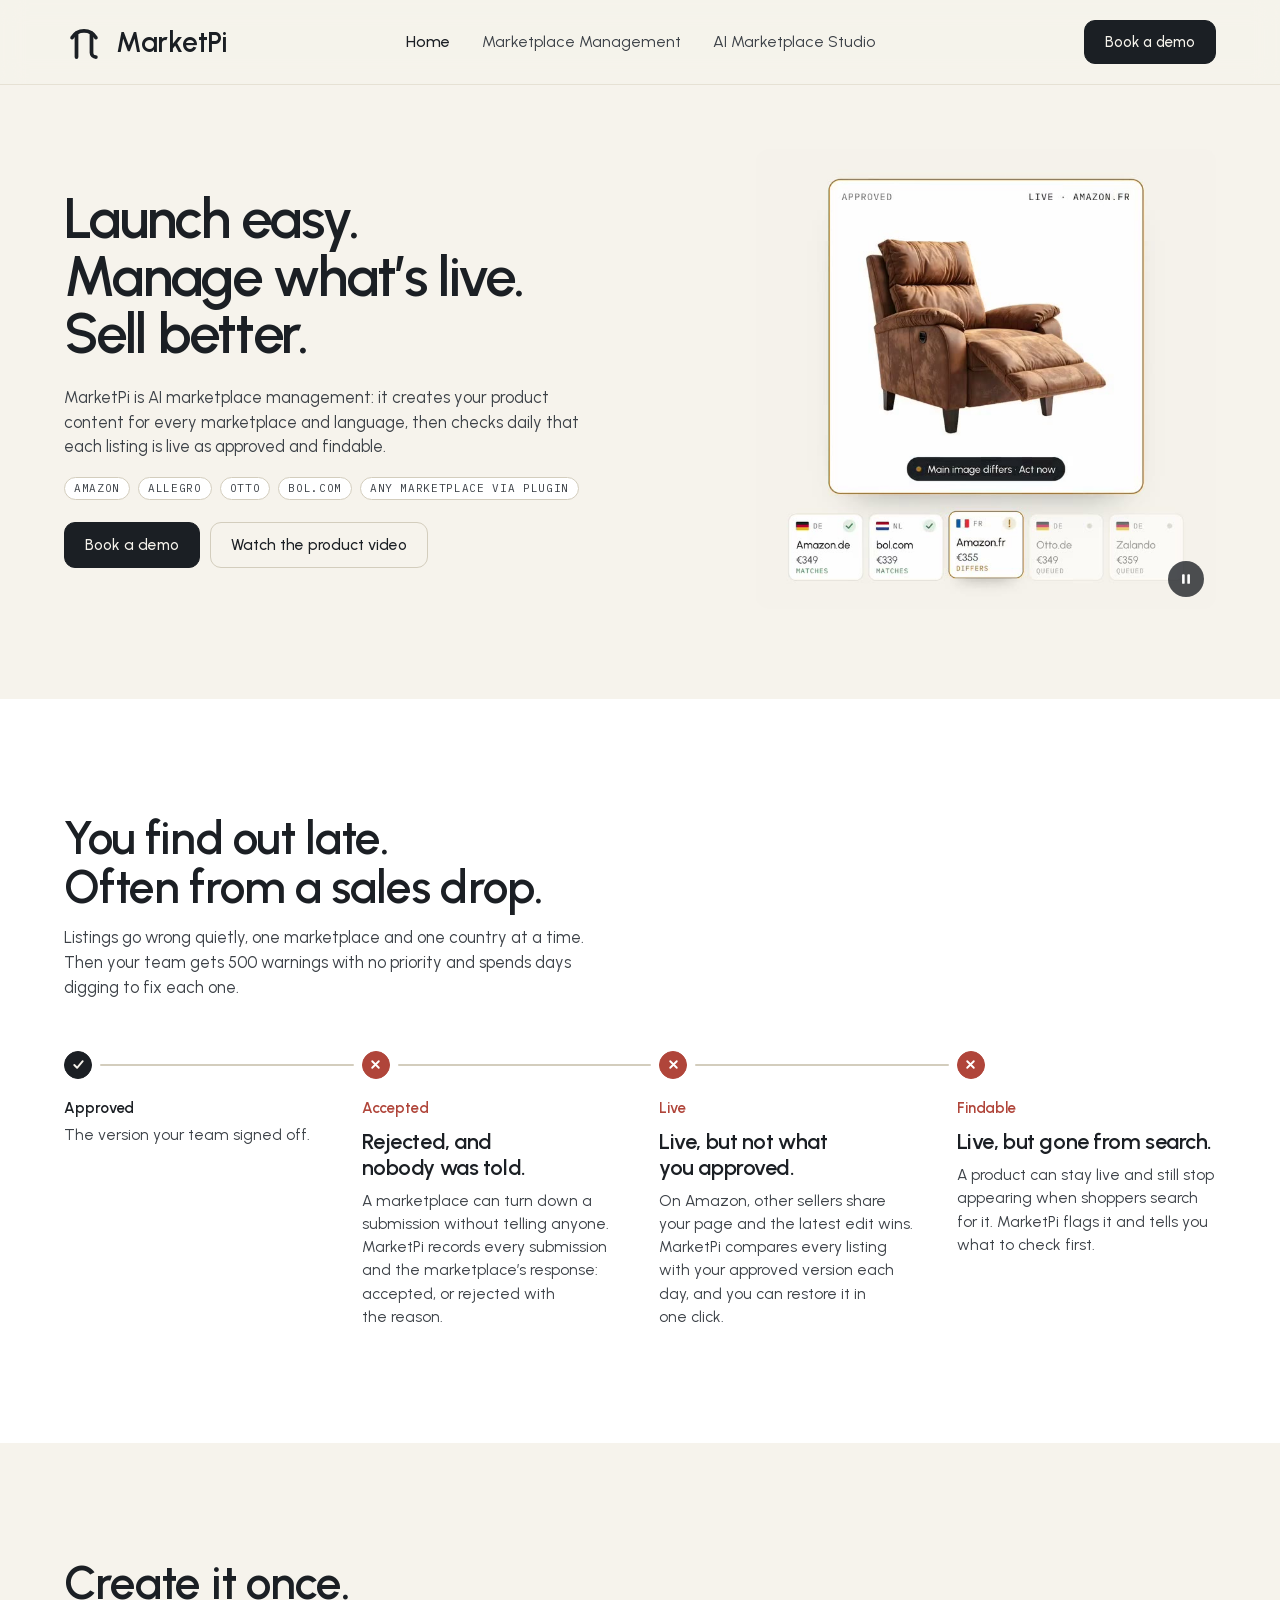
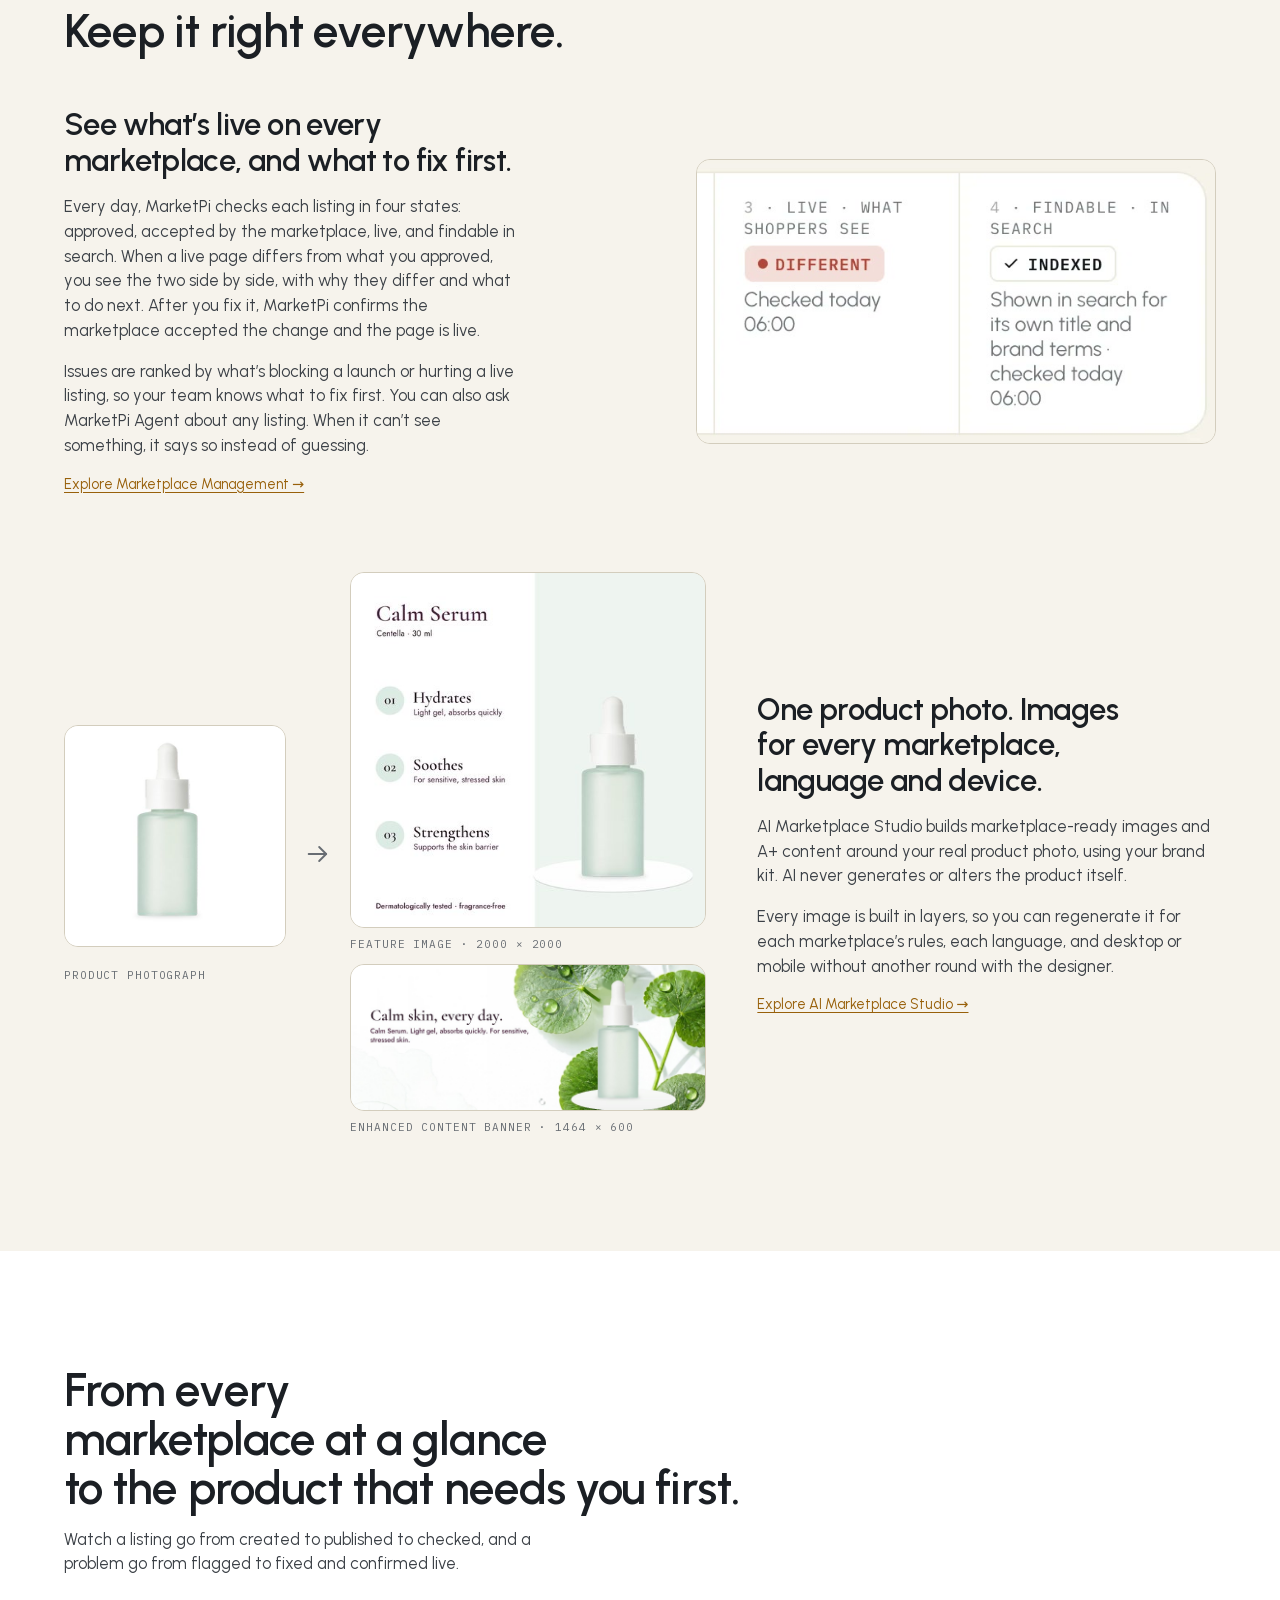
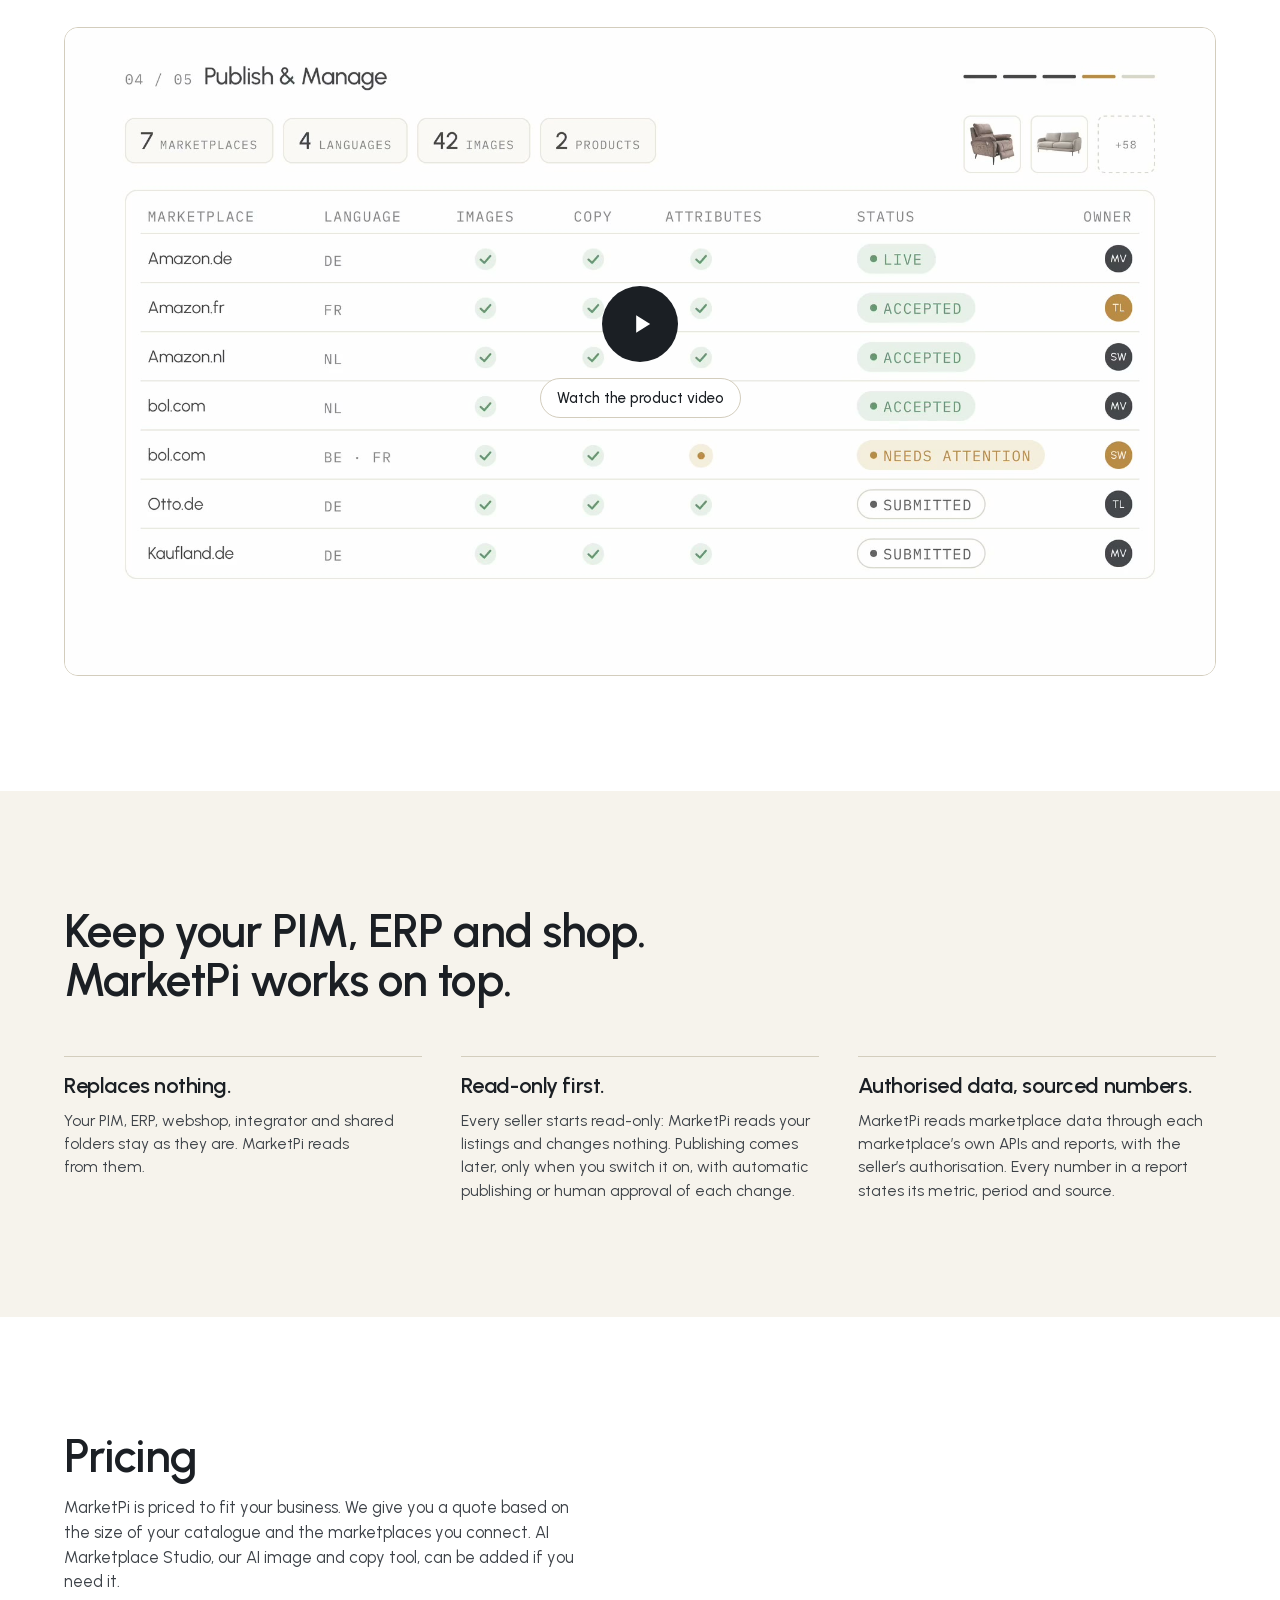
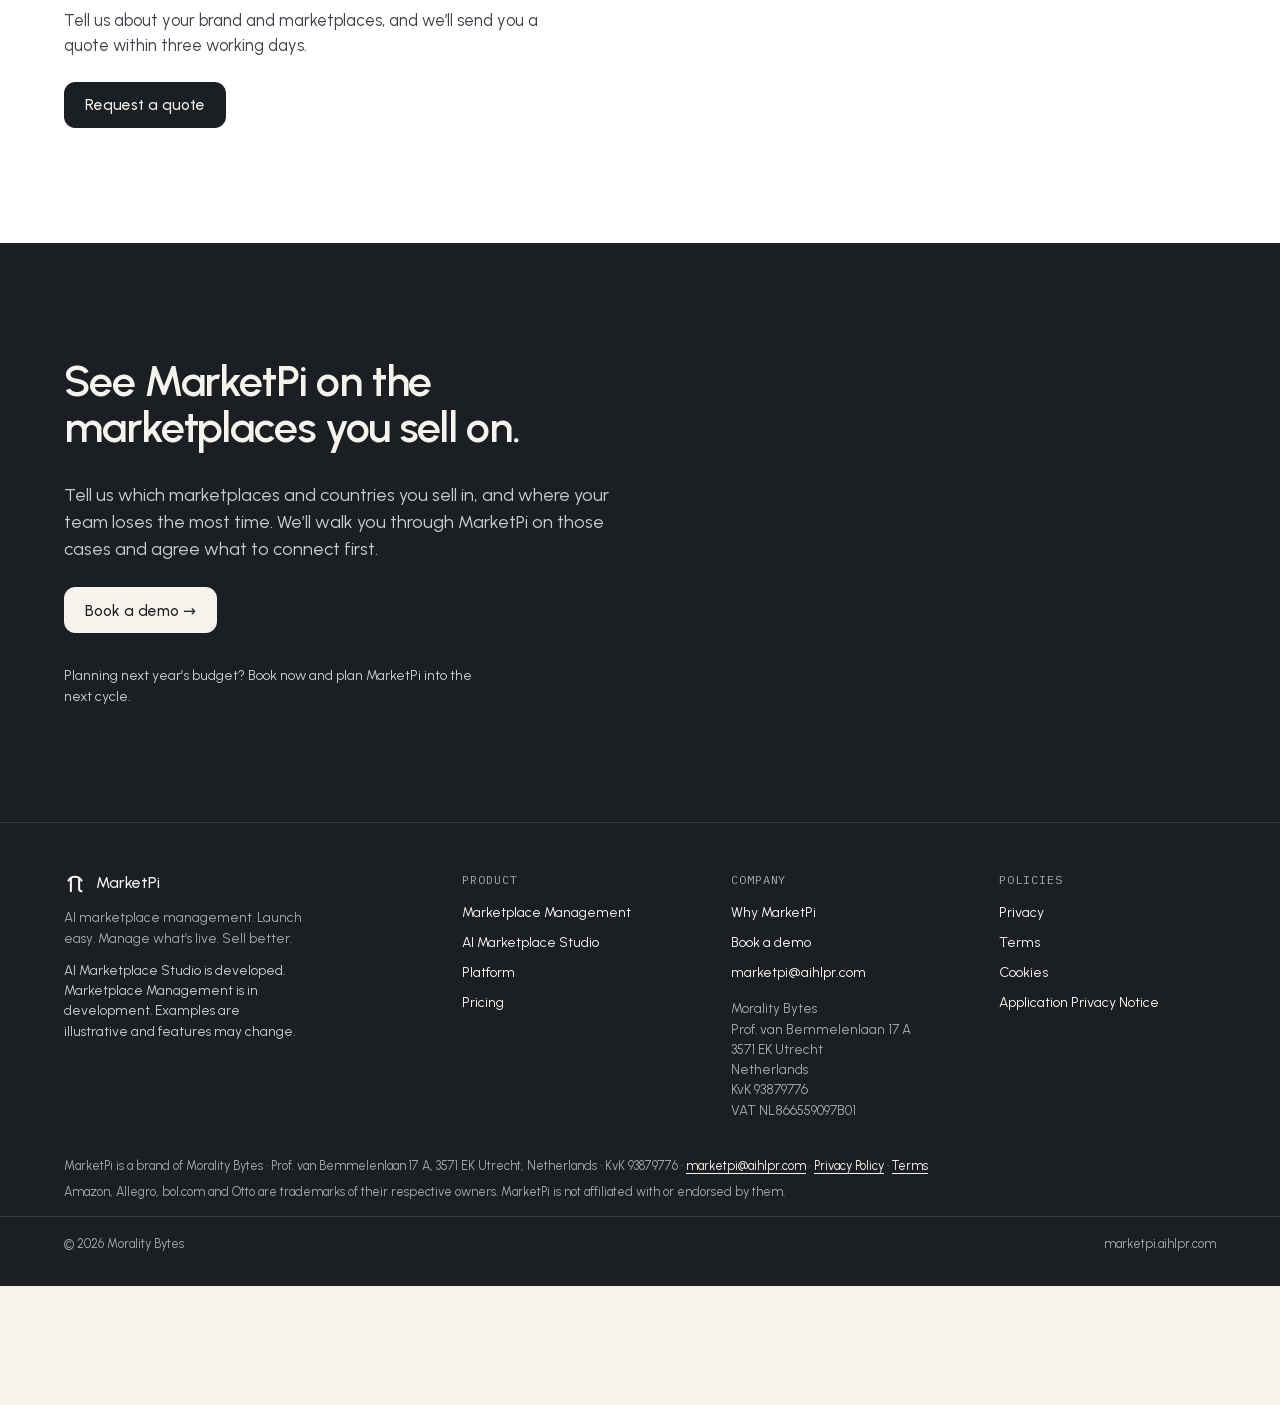
<file: index.html>
<!DOCTYPE html>
<html lang="en"><head>
<meta charset="utf-8">
<title>MarketPi | AI marketplace management for brands</title>
<meta name="viewport" content="width=device-width, initial-scale=1">
<link rel="canonical" href="https://marketpi.aihlpr.com/">
<meta name="description" content="MarketPi creates your product content, publishes it to every marketplace you sell on, and checks daily that each listing is live as approved and findable.">
<link rel="stylesheet" href="assets/css/site.css">
<script>document.documentElement.classList.add('js');setTimeout(function(){if(!window.__site)document.documentElement.classList.remove('js')},3000)</script>

<style id="__om-edit-overrides"></style>
</head>
<body>
<a class="skip" href="#main">Skip to content</a>
<nav class="nav" aria-label="Main navigation"><div class="wrap"><a class="brand" href="/"><svg viewBox="0 0 64 64" fill="none" stroke="currentColor" stroke-width="6" stroke-linecap="round" aria-hidden="true"><path d="M12.95 25 A22 22 0 0 1 51.05 25"></path><path d="M20 17.6 V56"></path><path d="M44 17.6 V49 A7 7 0 0 0 51 56"></path></svg>MarketPi</a><div class="links"><a href="/" aria-current="page">Home</a><a href="/marketplace-management">Marketplace Management</a><a href="/studio">AI Marketplace Studio</a></div><a class="btn" href="https://bookings.cloud.microsoft/book/MarketPiDemo3@aihlpr.com/?ismsaljsauthenabled" target="_blank" rel="noopener">Book a demo</a><details class="menu"><summary aria-label="Open menu"><svg viewBox="0 0 24 24" fill="none" stroke="currentColor" stroke-width="2" stroke-linecap="round" aria-hidden="true"><path d="M4 7h16M4 12h16M4 17h16"></path></svg></summary><div class="menu-list" onclick="this.parentNode.open=false"><a href="/" aria-current="page">Home</a><a href="/marketplace-management">Marketplace Management</a><a href="/studio">AI Marketplace Studio</a></div></details></div></nav>

<main id="main" tabindex="-1">
<header class="sec hero" id="top" data-screen-label="01 Hero"><div class="wrap">
<div class="top"><div><h1 class="rv">Launch easy.<br>Manage what’s live.<br>Sell better.</h1><p class="lede rv d1" style="margin-top:22px">MarketPi is AI marketplace management: it creates your product content for every marketplace and language, then checks daily that each listing is live as approved and findable.</p><ul class="tags rv d1" aria-label="Works with marketplaces such as"><li class="tag">Amazon</li><li class="tag">Allegro</li><li class="tag">Otto</li><li class="tag">bol.com</li><li class="tag">Any marketplace via plugin</li></ul><div class="cta rv d2"><a class="btn" href="https://bookings.cloud.microsoft/book/MarketPiDemo3@aihlpr.com/?ismsaljsauthenabled" target="_blank" rel="noopener">Book a demo</a><a class="btn g" href="#platform">Watch the product video</a></div></div>
<div class="hv rv d1"><video class="hero-vid" src="assets/video/hero-marketplaces.mp4" poster="assets/images/hero-marketplaces-poster.jpg" width="720" height="720" muted="" loop="" playsinline="" preload="metadata" aria-label="Marketplaces connected to MarketPi"></video><button class="vctl" type="button" aria-label="Pause animation"><svg class="i-pause" viewBox="0 0 16 16" fill="currentColor" aria-hidden="true"><rect x="3.5" y="2.5" width="3" height="11" rx="1"/><rect x="9.5" y="2.5" width="3" height="11" rx="1"/></svg><svg class="i-play" viewBox="0 0 16 16" fill="currentColor" aria-hidden="true"><path d="M4.5 2.8v10.4L13 8z"/></svg></button></div></div>
</div></header>

<section class="sec w" id="why" data-screen-label="02 The problem"><div class="wrap">
<div class="head rv"><h2>You find out late.<br>Often from a sales drop.</h2><p>Listings go wrong quietly, one marketplace and one country at a time. Then your team gets 500 warnings with no priority and spends days digging to fix each one.</p></div>
<ol class="rail rv d1" aria-label="Where a listing goes wrong, by state"><li class="st ok"><span class="dot" aria-hidden="true"><svg viewBox="0 0 16 16" fill="none" stroke="currentColor" stroke-width="2" stroke-linecap="round" stroke-linejoin="round"><path d="M3.5 8.5l3 3 6-7"/></svg></span><span class="sl">Approved</span><p>The version your team signed off.</p></li><li class="st x"><span class="dot" aria-hidden="true"><svg viewBox="0 0 16 16" fill="none" stroke="currentColor" stroke-width="2" stroke-linecap="round"><path d="M4.5 4.5l7 7M11.5 4.5l-7 7"/></svg></span><span class="sl">Accepted</span><h3>Rejected, and nobody was told.</h3><p>A marketplace can turn down a submission without telling anyone. MarketPi records every submission and the marketplace’s response: accepted, or rejected with the reason.</p></li><li class="st x"><span class="dot" aria-hidden="true"><svg viewBox="0 0 16 16" fill="none" stroke="currentColor" stroke-width="2" stroke-linecap="round"><path d="M4.5 4.5l7 7M11.5 4.5l-7 7"/></svg></span><span class="sl">Live</span><h3>Live, but not what you approved.</h3><p>On Amazon, other sellers share your page and the latest edit wins. MarketPi compares every listing with your approved version each day, and you can restore it in one click.</p></li><li class="st x"><span class="dot" aria-hidden="true"><svg viewBox="0 0 16 16" fill="none" stroke="currentColor" stroke-width="2" stroke-linecap="round"><path d="M4.5 4.5l7 7M11.5 4.5l-7 7"/></svg></span><span class="sl">Findable</span><h3>Live, but gone from search.</h3><p>A product can stay live and still stop appearing when shoppers search for it. MarketPi flags it and tells you what to check first.</p></li></ol>
</div></section>

<section class="sec" id="modules" data-screen-label="03 Two modules"><div class="wrap">
<div class="head rv" id="capabilities"><h2>Create it once.<br>Keep it right everywhere.</h2></div>
<div class="mods">
<article class="mod" id="monitor" data-screen-label="03a Marketplace Management">
<div class="txt rv"><h3>See what’s live on every marketplace, and what to fix first.</h3><p>Every day, MarketPi checks each listing in four states: approved, accepted by the marketplace, live, and findable in search. When a live page differs from what you approved, you see the two side by side, with why they differ and what to do next. After you fix it, MarketPi confirms the marketplace accepted the change and the page is live.</p><p>Issues are ranked by what’s blocking a launch or hurting a live listing, so your team knows what to fix first. You can also ask MarketPi Agent about any listing. When it can’t see something, it says so instead of guessing.</p><a class="more" href="/marketplace-management">Explore Marketplace Management →</a></div>
<figure class="mshot rv d1"><button class="zoom" type="button" aria-label="Enlarge screenshot"><picture><source media="(max-width:640px)" srcset="assets/images/monitor-listing-phone.jpg" width="630" height="344"><img src="assets/images/monitor-listing.webp" loading="lazy" decoding="async" alt="Monitor listing view: Meridian Watch on Amazon.fr, marked Different with a ticket open. Four states side by side: Approved 30 Sept by Maren Voss, Accepted 1 Oct, Live Different checked today 06:00, Indexed. Why it differs: rewritten by the marketplace, review deadline 21 Oct; what to do: send the approved image 3 again; owner Tomas Lindqvist." width="1280" height="1248"></picture></button></figure>
</article>
<article class="mod r" id="studio" data-screen-label="03b Studio">
<div class="txt rv"><h3>One product photo. Images for every marketplace, language and device.</h3><p>AI Marketplace Studio builds marketplace-ready images and A+ content around your real product photo, using your brand kit. AI never generates or alters the product itself.</p><p>Every image is built in layers, so you can regenerate it for each marketplace’s rules, each language, and desktop or mobile without another round with the designer.</p><a class="more" href="/studio">Explore AI Marketplace Studio →</a></div>
<figure class="rv d1"><div class="s2o">
<div class="src"><button class="zoom sq" type="button" aria-label="Enlarge image"><img src="assets/images/serum-main.jpg" srcset="assets/images/serum-main-480.jpg 480w, assets/images/serum-main-800.jpg 800w, assets/images/serum-main-1200.jpg 1200w, assets/images/serum-main.jpg 2000w" sizes="(max-width:640px) calc(100vw - 40px), (max-width:1000px) 36vw, 240px" loading="lazy" decoding="async" alt="Original product photograph: serum bottle on white" width="2000" height="2000"></button><span class="lab">Product photograph</span></div>
<div class="arr" aria-hidden="true"><svg viewBox="0 0 24 24" fill="none" stroke="currentColor" stroke-width="1.6" stroke-linecap="round" stroke-linejoin="round"><path d="M4 12h15"></path><path d="M13 6l6 6-6 6"></path></svg></div>
<div class="out"><div><button class="zoom sq" type="button" aria-label="Enlarge image"><img src="assets/images/serum-feature.jpg" srcset="assets/images/serum-feature-480.jpg 480w, assets/images/serum-feature-800.jpg 800w, assets/images/serum-feature-1200.jpg 1200w, assets/images/serum-feature.jpg 2000w" sizes="(max-width:640px) calc(100vw - 40px), (max-width:1000px) 56vw, 360px" loading="lazy" decoding="async" alt="Feature image: Calm Serum with three numbered benefits beside the bottle" width="2000" height="2000"></button><span class="lab">Feature image · 2000 × 2000</span></div><div><button class="zoom" type="button" aria-label="Enlarge image"><img src="assets/images/serum-banner.jpg" loading="lazy" decoding="async" alt="Enhanced content banner: Calm skin, every day: the serum bottle among leaves" width="1464" height="600"></button><span class="lab">Enhanced content banner · 1464 × 600</span></div></div>
</div></figure>
</article>
</div>
</div></section>

<section class="sec w" id="platform" data-screen-label="04 Platform walkthrough"><div class="wrap">
<div class="head rv"><h2>From every marketplace at a glance<br>to the product that needs you first.</h2><p>Watch a listing go from created to published to checked, and a problem go from flagged to fixed and confirmed live.</p></div>
<figure class="pwrap rv d1"><div class="vwrap" id="vwrap"><video id="vid" src="assets/video/platform-walkthrough.mp4" poster="assets/images/platform-walkthrough-poster.jpg" width="1920" height="1080" preload="metadata" muted="" playsinline="" aria-label="MarketPi platform walkthrough"></video><button class="vplay" type="button" id="vplay"><span class="play" aria-hidden="true"><svg viewBox="0 0 24 24" fill="currentColor"><path d="M7 4.5v15l12-7.5z"></path></svg></span><span class="vl">Watch the product video</span></button></div></figure>
</div></section>

<section class="sec" id="fit" data-screen-label="05 Fits your setup"><div class="wrap">
<div class="head rv"><h2>Keep your PIM, ERP and shop.<br>MarketPi works on top.</h2></div>
<div class="trio rv d1"><article><h3>Replaces nothing.</h3><p>Your PIM, ERP, webshop, integrator and shared folders stay as they are. MarketPi reads from them.</p></article><article><h3>Read-only first.</h3><p>Every seller starts read-only: MarketPi reads your listings and changes nothing. Publishing comes later, only when you switch it on, with automatic publishing or human approval of each change.</p></article><article><h3>Authorised data, sourced numbers.</h3><p>MarketPi reads marketplace data through each marketplace’s own APIs and reports, with the seller’s authorisation. Every number in a report states its metric, period and source.</p></article></div>
</div></section>

<section class="sec w" id="pricing" data-screen-label="06 Pricing"><div class="wrap">
<div class="head rv"><h2>Pricing</h2><p>MarketPi is priced to fit your business. We give you a quote based on the size of your catalogue and the marketplaces you connect. AI Marketplace Studio, our AI image and copy tool, can be added if you need it.</p><p>Tell us about your brand and marketplaces, and we’ll send you a quote within three working days.</p><div class="cta"><a class="btn" href="mailto:marketpi@aihlpr.com?subject=MarketPi%20quote%20request">Request a quote</a></div></div>
</div></section>
<section class="sec d close" id="demo" data-screen-label="07 Demo"><div class="wrap">
<div class="two">
<div class="head rv"><h2>See MarketPi on the marketplaces you sell on.</h2><p>Tell us which marketplaces and countries you sell in, and where your team loses the most time. We’ll walk you through MarketPi on those cases and agree what to connect first.</p><div class="cta rv d1"><a class="btn" href="https://bookings.cloud.microsoft/book/MarketPiDemo3@aihlpr.com/?ismsaljsauthenabled" target="_blank" rel="noopener">Book a demo →</a></div><p class="note rv d1">Planning next year’s budget? Book now and plan MarketPi into the next cycle.</p></div>
</div>
</div></section>

</main>

<footer><div class="wrap ft">
<div class="fb"><a class="brand" href="/"><svg viewBox="0 0 64 64" fill="none" stroke="currentColor" stroke-width="6" stroke-linecap="round" aria-hidden="true"><path d="M12.95 25 A22 22 0 0 1 51.05 25"></path><path d="M20 17.6 V56"></path><path d="M44 17.6 V49 A7 7 0 0 0 51 56"></path></svg>MarketPi</a><p>AI marketplace management. Launch easy. Manage what’s live. Sell better.</p><p class="co">AI Marketplace Studio is developed. Marketplace Management is in development. Examples are illustrative and features may change.</p></div>
<div class="fc"><span class="k">Product</span><a href="/marketplace-management">Marketplace Management</a><a href="/studio">AI Marketplace Studio</a><a href="#platform">Platform</a><a href="#pricing">Pricing</a></div>
<div class="fc"><span class="k">Company</span><a href="#why">Why MarketPi</a><a href="https://bookings.cloud.microsoft/book/MarketPiDemo3@aihlpr.com/?ismsaljsauthenabled" target="_blank" rel="noopener">Book a demo</a><a href="mailto:marketpi@aihlpr.com">marketpi@aihlpr.com</a><address>Morality Bytes<br>Prof. van Bemmelenlaan 17 A<br>3571 EK Utrecht<br>Netherlands<br>KvK 93879776<br>VAT NL866559097B01</address></div>
<div class="fc"><span class="k">Policies</span><a href="/policies#privacy">Privacy</a><a href="/policies#terms">Terms</a><a href="/policies#cookies">Cookies</a><a href="/policies#application">Application Privacy Notice</a></div>
</div><div class="wrap legal"><p>MarketPi is a brand of Morality Bytes · Prof. van Bemmelenlaan 17 A, 3571 EK Utrecht, Netherlands · KvK 93879776 · <a href="mailto:marketpi@aihlpr.com">marketpi@aihlpr.com</a> · <a href="/policies#privacy">Privacy Policy</a> · <a href="/policies#terms">Terms</a></p><p>Amazon, Allegro, bol.com and Otto are trademarks of their respective owners. MarketPi is not affiliated with or endorsed by them.</p></div><div class="wrap fl"><span>© 2026 Morality Bytes</span><span>marketpi.aihlpr.com</span></div></footer>
<dialog class="lbx" id="lbx" aria-label="Enlarged image"><button class="lbx-x" type="button" aria-label="Close"><svg viewBox="0 0 24 24" fill="none" stroke="currentColor" stroke-width="2" stroke-linecap="round" aria-hidden="true"><path d="M6 6l12 12M18 6L6 18"/></svg></button><img alt=""></dialog>
<script src="assets/js/site.js"></script>
<script>
(function(){var w=document.getElementById('vwrap'),v=document.getElementById('vid'),b=document.getElementById('vplay');if(!v)return;
b.addEventListener('click',function(){v.controls=true;w.classList.add('on');v.muted=false;v.currentTime=0;v.play()});
v.addEventListener('ended',function(){w.classList.remove('on');v.controls=false;v.load()})})();
</script>


</body></html>
</file>
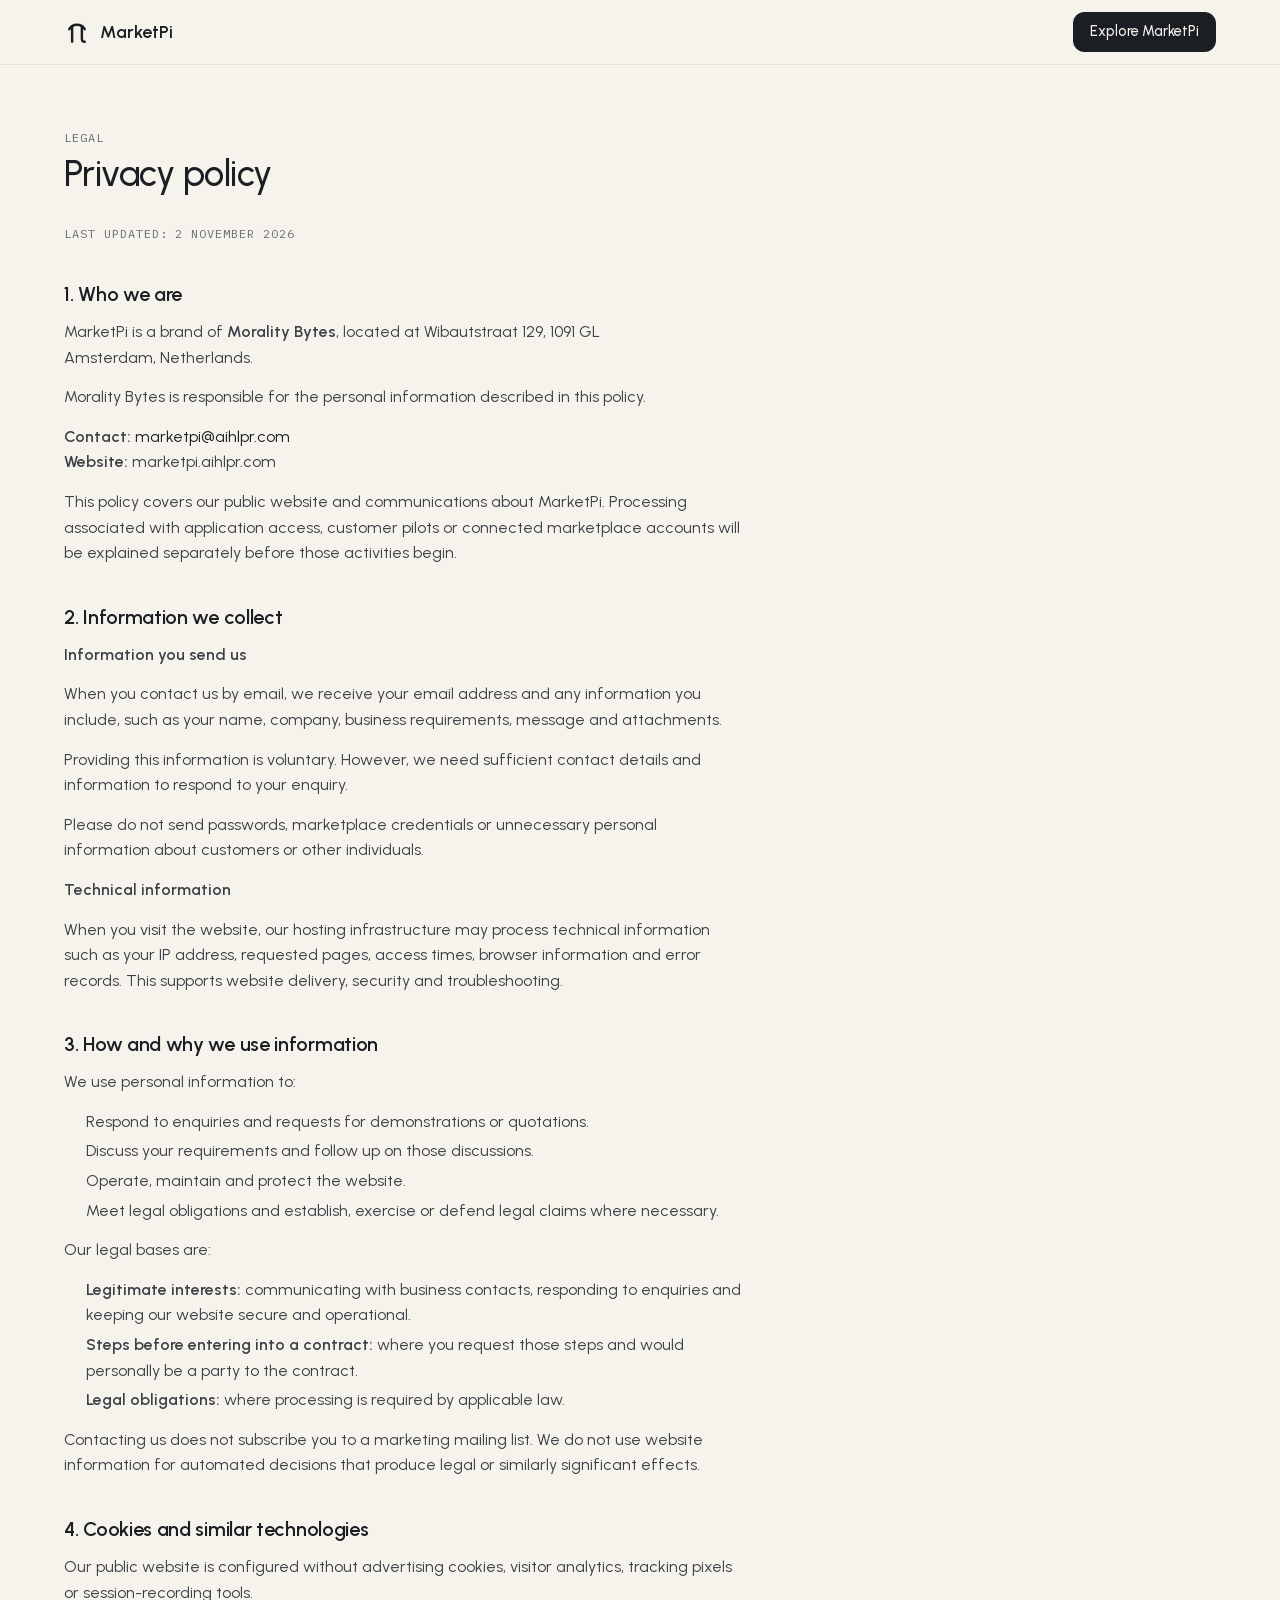
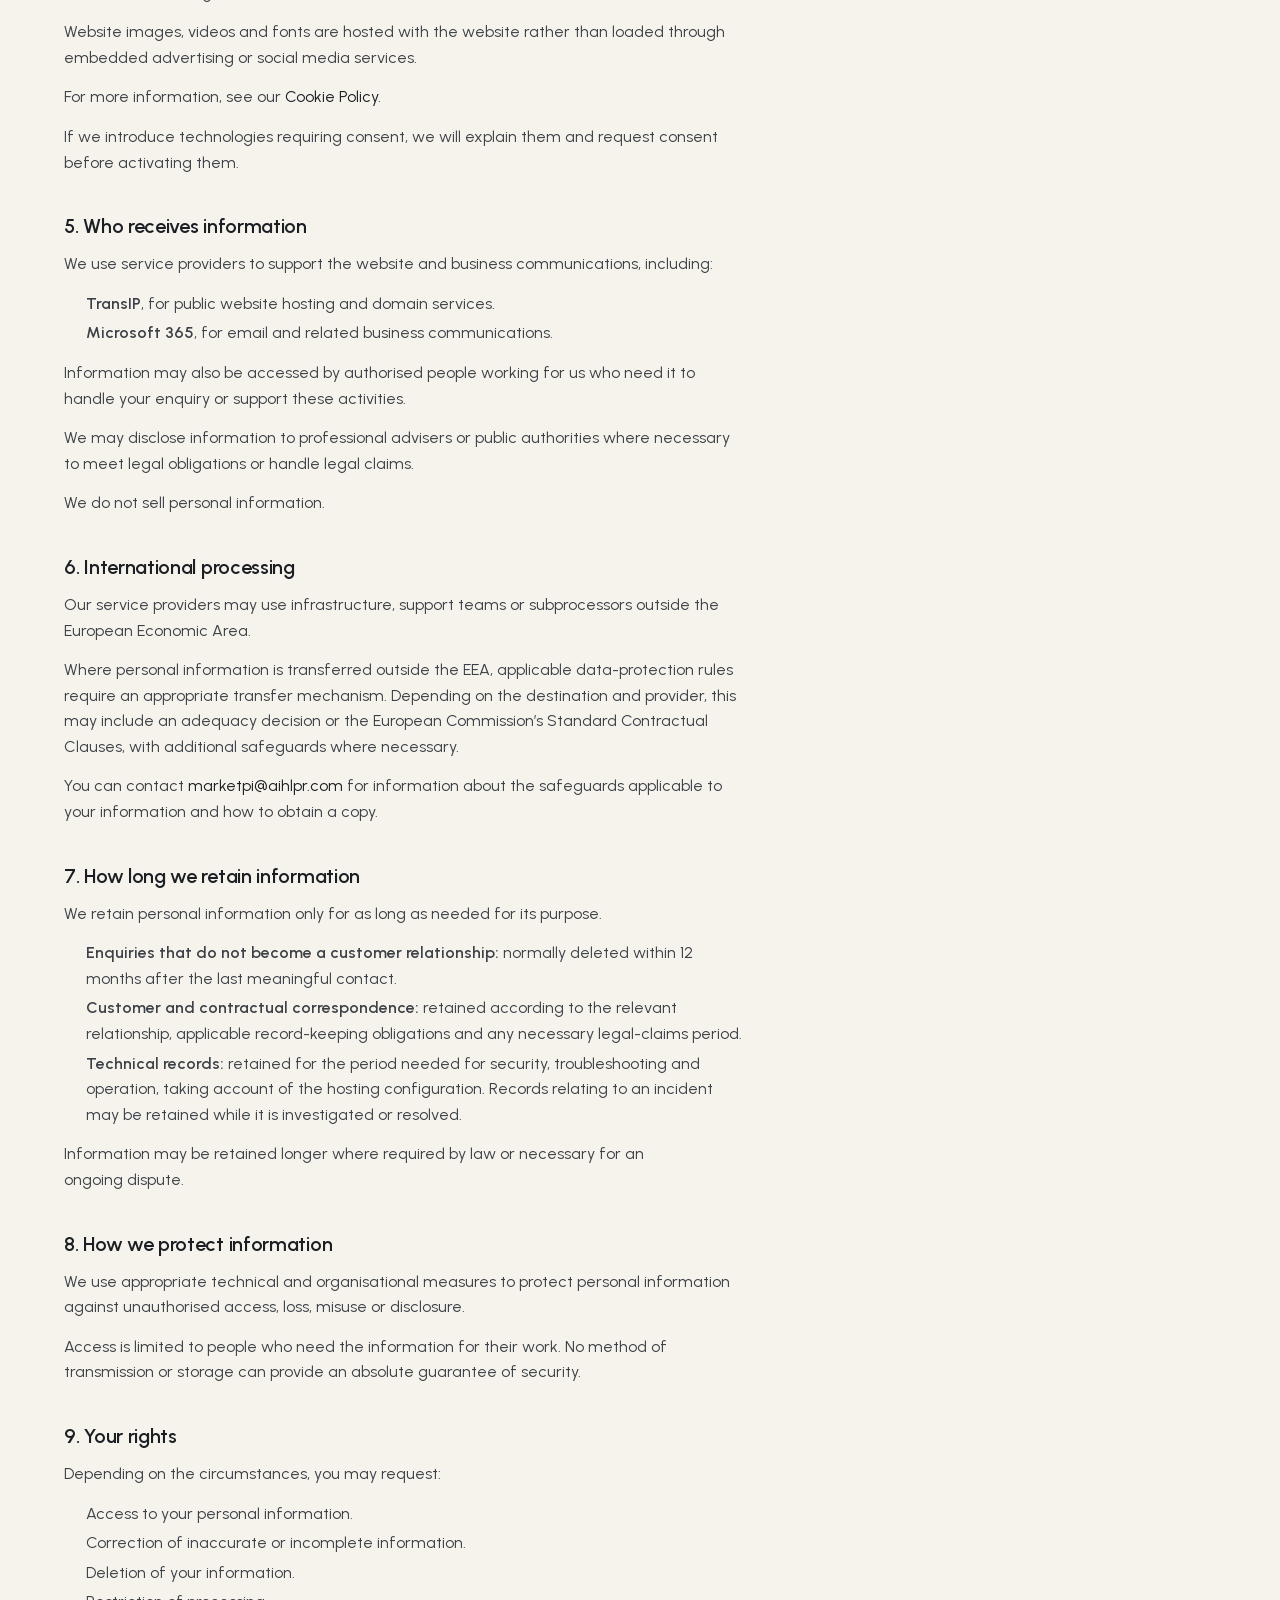
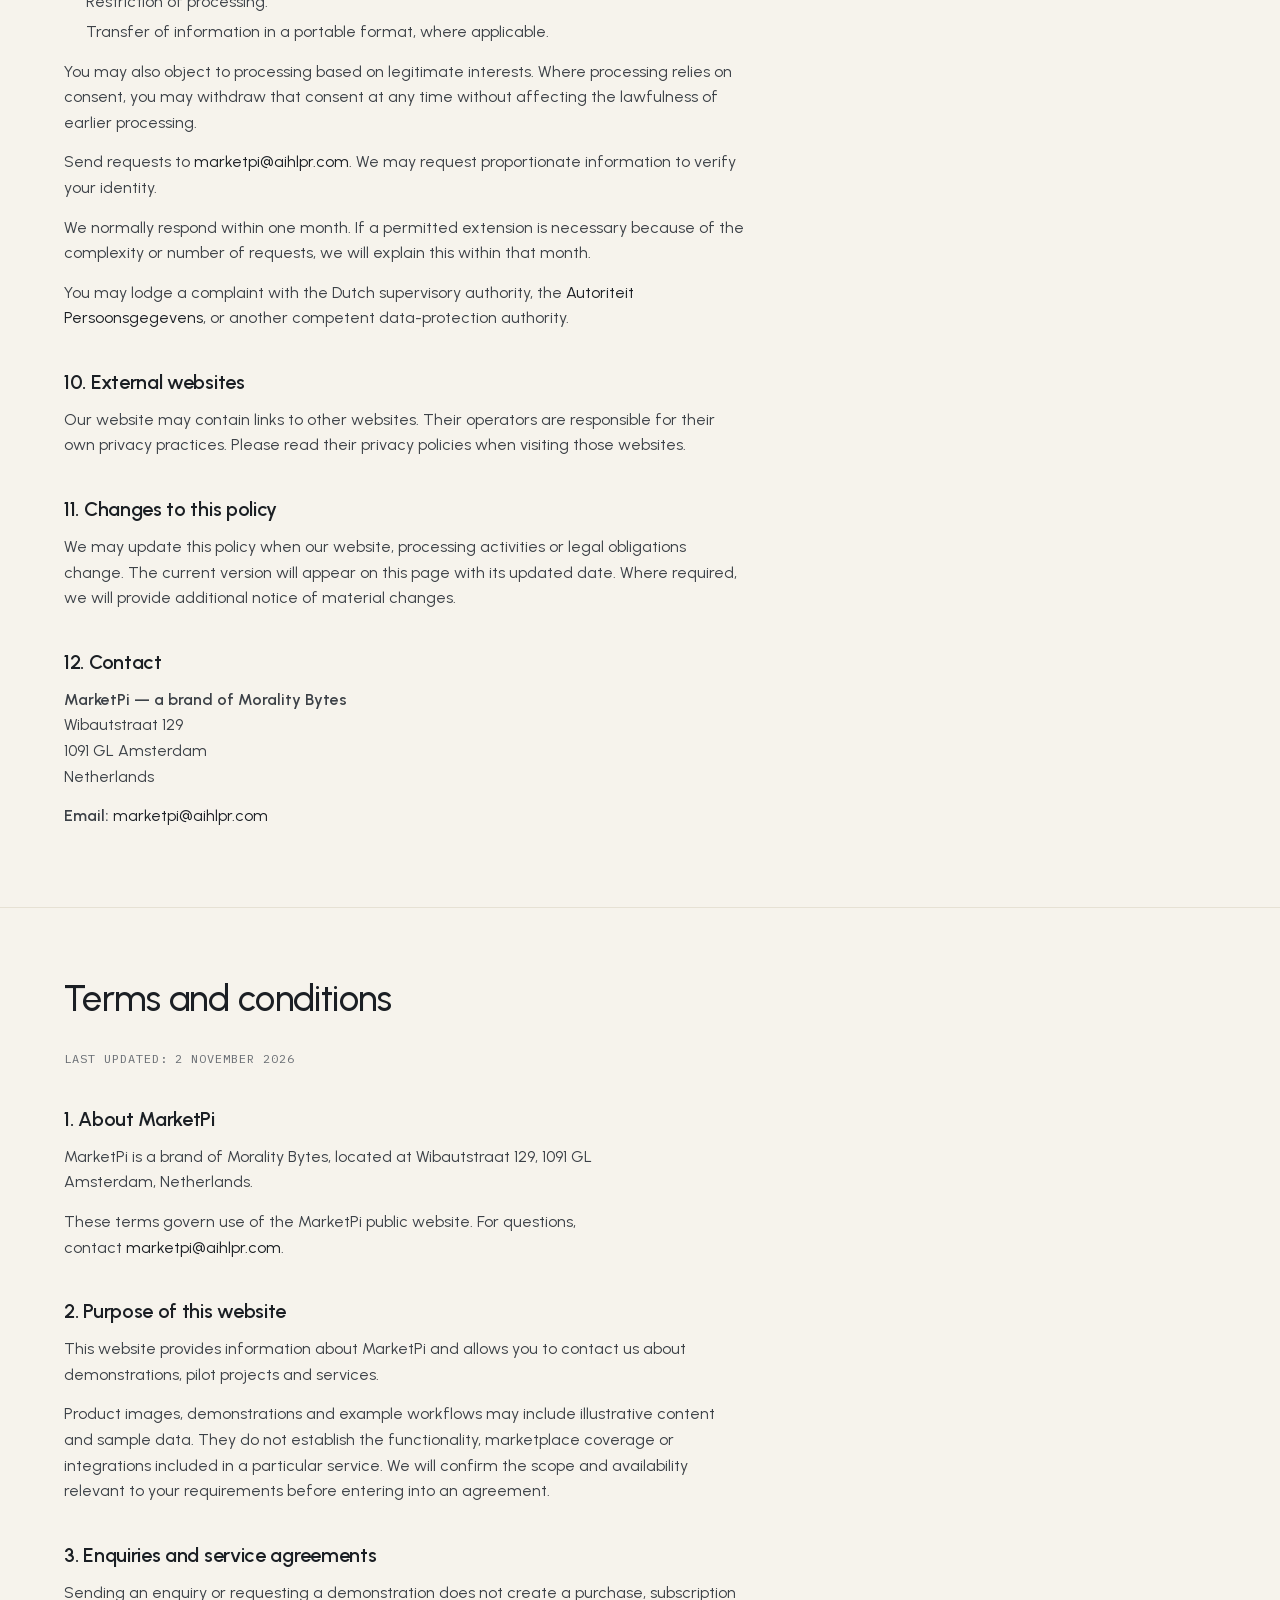
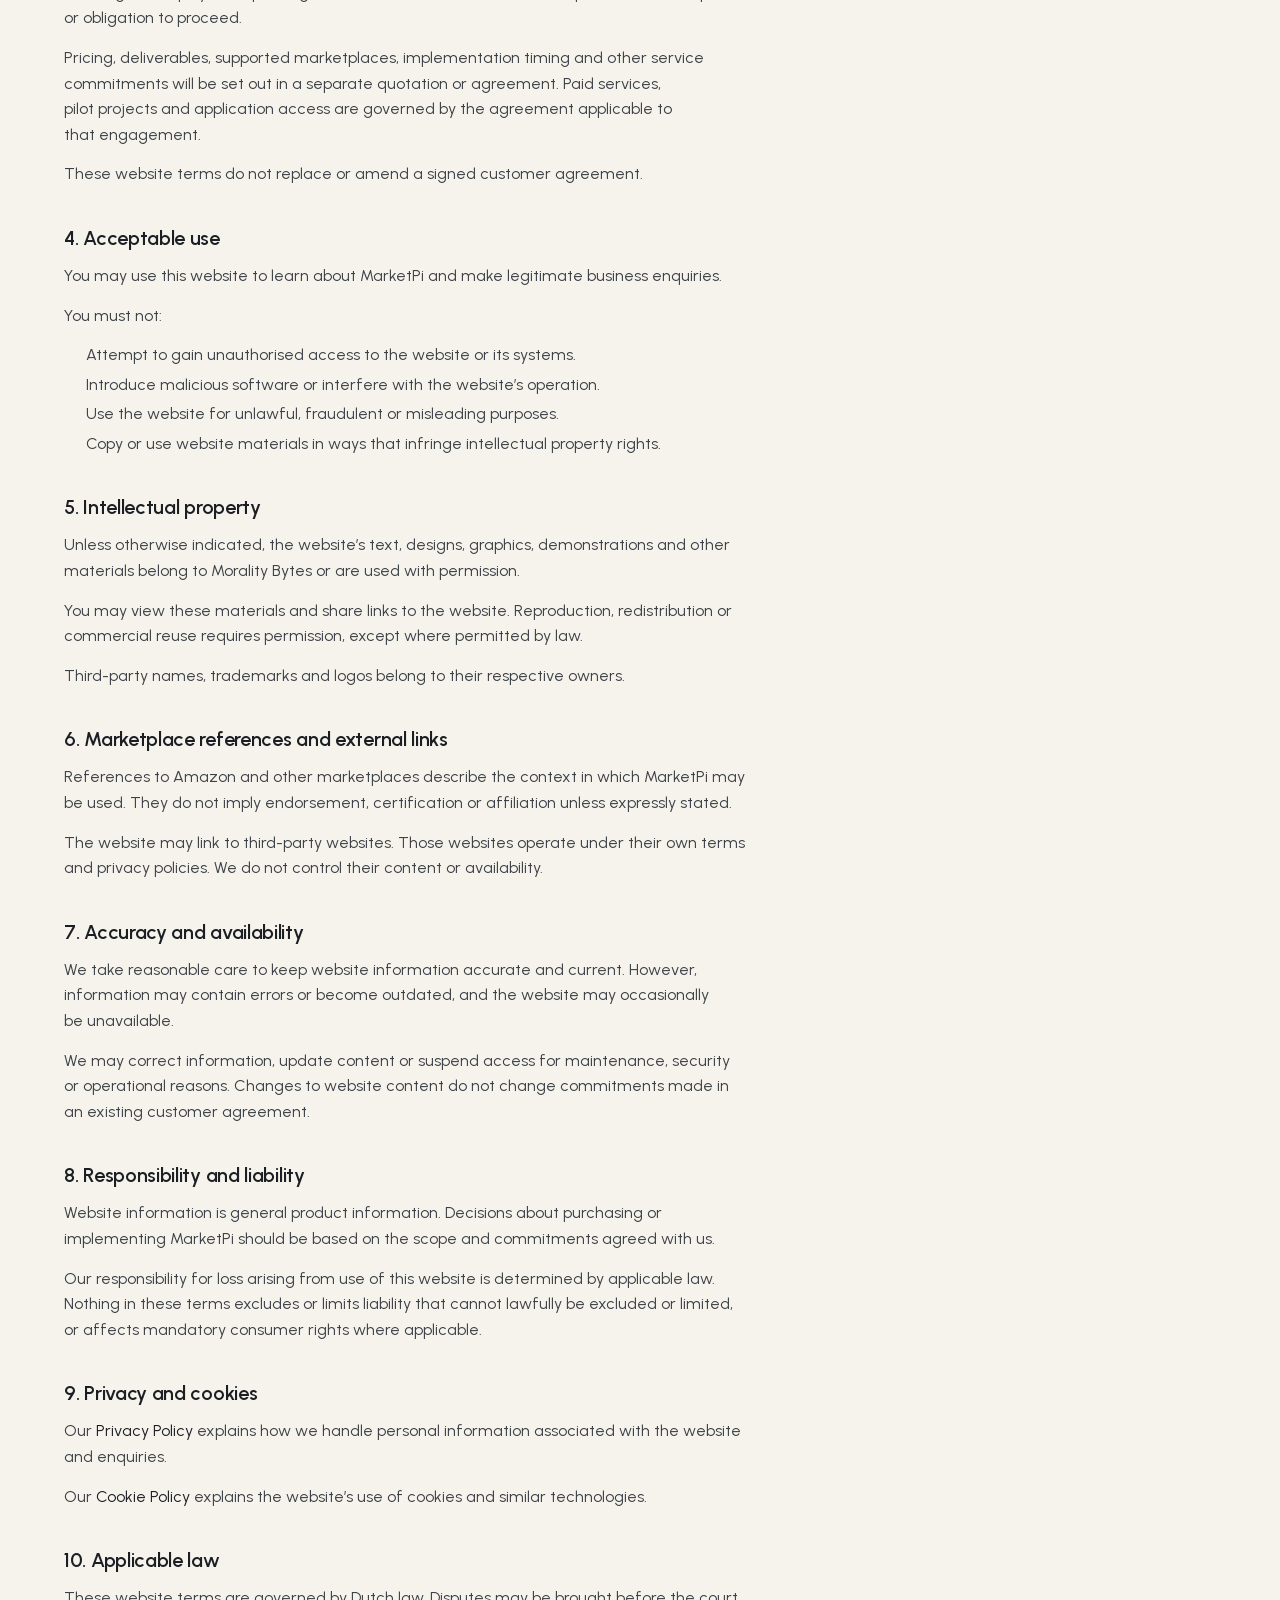
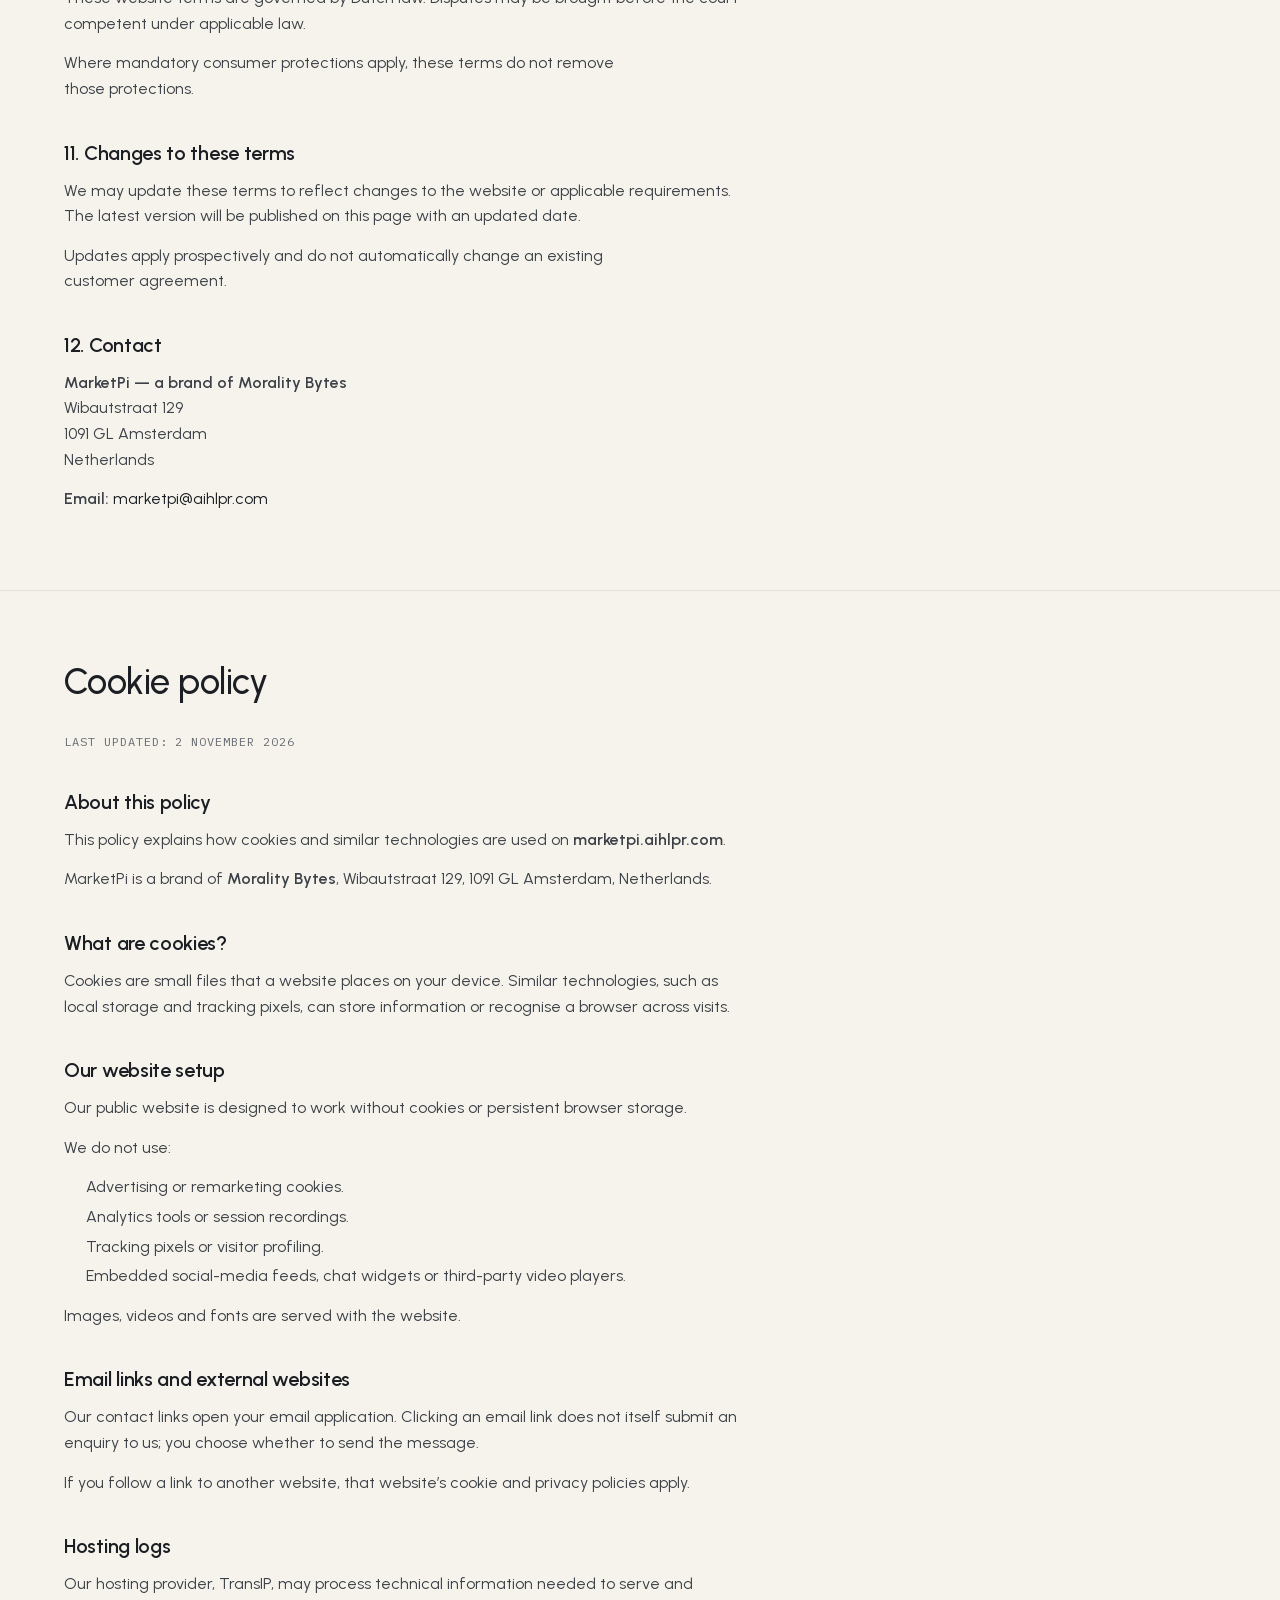
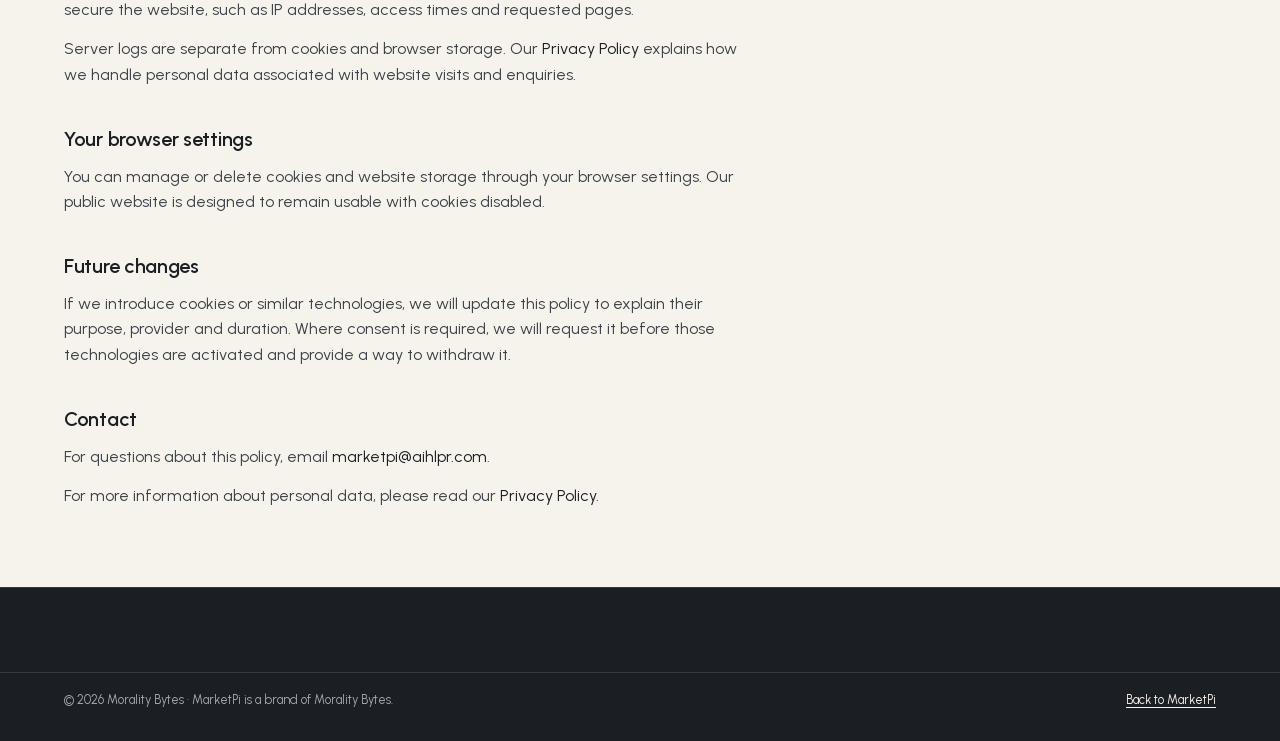
<file: Legal.html>
<!DOCTYPE html>
<html lang="en"><head>
<meta charset="utf-8">
<title>Legal | MarketPi</title>
<meta name="viewport" content="width=device-width, initial-scale=1">
<meta name="robots" content="noindex">
<style>/* cyrillic-ext */
@font-face {
  font-family: 'IBM Plex Mono';
  font-style: normal;
  font-weight: 400;
  font-display: swap;
  src: url("assets/fonts/ibm-plex-mono-400-cyrillic-ext.woff2") format('woff2');
  unicode-range: U+0460-052F, U+1C80-1C8A, U+20B4, U+2DE0-2DFF, U+A640-A69F, U+FE2E-FE2F;
}
/* cyrillic */
@font-face {
  font-family: 'IBM Plex Mono';
  font-style: normal;
  font-weight: 400;
  font-display: swap;
  src: url("assets/fonts/ibm-plex-mono-400-cyrillic.woff2") format('woff2');
  unicode-range: U+0301, U+0400-045F, U+0490-0491, U+04B0-04B1, U+2116;
}
/* vietnamese */
@font-face {
  font-family: 'IBM Plex Mono';
  font-style: normal;
  font-weight: 400;
  font-display: swap;
  src: url("assets/fonts/ibm-plex-mono-400-vietnamese.woff2") format('woff2');
  unicode-range: U+0102-0103, U+0110-0111, U+0128-0129, U+0168-0169, U+01A0-01A1, U+01AF-01B0, U+0300-0301, U+0303-0304, U+0308-0309, U+0323, U+0329, U+1EA0-1EF9, U+20AB;
}
/* latin-ext */
@font-face {
  font-family: 'IBM Plex Mono';
  font-style: normal;
  font-weight: 400;
  font-display: swap;
  src: url("assets/fonts/ibm-plex-mono-400-latin-ext.woff2") format('woff2');
  unicode-range: U+0100-02BA, U+02BD-02C5, U+02C7-02CC, U+02CE-02D7, U+02DD-02FF, U+0304, U+0308, U+0329, U+1D00-1DBF, U+1E00-1E9F, U+1EF2-1EFF, U+2020, U+20A0-20AB, U+20AD-20C4, U+2113, U+2C60-2C7F, U+A720-A7FF;
}
/* latin */
@font-face {
  font-family: 'IBM Plex Mono';
  font-style: normal;
  font-weight: 400;
  font-display: swap;
  src: url("assets/fonts/ibm-plex-mono-400-latin.woff2") format('woff2');
  unicode-range: U+0000-00FF, U+0131, U+0152-0153, U+02BB-02BC, U+02C6, U+02DA, U+02DC, U+0304, U+0308, U+0329, U+2000-206F, U+20AC, U+2122, U+2191, U+2193, U+2212, U+2215, U+FEFF, U+FFFD;
}
/* cyrillic-ext */
@font-face {
  font-family: 'IBM Plex Mono';
  font-style: normal;
  font-weight: 500;
  font-display: swap;
  src: url("assets/fonts/ibm-plex-mono-500-cyrillic-ext.woff2") format('woff2');
  unicode-range: U+0460-052F, U+1C80-1C8A, U+20B4, U+2DE0-2DFF, U+A640-A69F, U+FE2E-FE2F;
}
/* cyrillic */
@font-face {
  font-family: 'IBM Plex Mono';
  font-style: normal;
  font-weight: 500;
  font-display: swap;
  src: url("assets/fonts/ibm-plex-mono-500-cyrillic.woff2") format('woff2');
  unicode-range: U+0301, U+0400-045F, U+0490-0491, U+04B0-04B1, U+2116;
}
/* vietnamese */
@font-face {
  font-family: 'IBM Plex Mono';
  font-style: normal;
  font-weight: 500;
  font-display: swap;
  src: url("assets/fonts/ibm-plex-mono-500-vietnamese.woff2") format('woff2');
  unicode-range: U+0102-0103, U+0110-0111, U+0128-0129, U+0168-0169, U+01A0-01A1, U+01AF-01B0, U+0300-0301, U+0303-0304, U+0308-0309, U+0323, U+0329, U+1EA0-1EF9, U+20AB;
}
/* latin-ext */
@font-face {
  font-family: 'IBM Plex Mono';
  font-style: normal;
  font-weight: 500;
  font-display: swap;
  src: url("assets/fonts/ibm-plex-mono-500-latin-ext.woff2") format('woff2');
  unicode-range: U+0100-02BA, U+02BD-02C5, U+02C7-02CC, U+02CE-02D7, U+02DD-02FF, U+0304, U+0308, U+0329, U+1D00-1DBF, U+1E00-1E9F, U+1EF2-1EFF, U+2020, U+20A0-20AB, U+20AD-20C4, U+2113, U+2C60-2C7F, U+A720-A7FF;
}
/* latin */
@font-face {
  font-family: 'IBM Plex Mono';
  font-style: normal;
  font-weight: 500;
  font-display: swap;
  src: url("assets/fonts/ibm-plex-mono-500-latin.woff2") format('woff2');
  unicode-range: U+0000-00FF, U+0131, U+0152-0153, U+02BB-02BC, U+02C6, U+02DA, U+02DC, U+0304, U+0308, U+0329, U+2000-206F, U+20AC, U+2122, U+2191, U+2193, U+2212, U+2215, U+FEFF, U+FFFD;
}
/* latin-ext */
@font-face {
  font-family: 'Urbanist';
  font-style: normal;
  font-weight: 400;
  font-display: swap;
  src: url("assets/fonts/urbanist-400-latin-ext.woff2") format('woff2');
  unicode-range: U+0100-02BA, U+02BD-02C5, U+02C7-02CC, U+02CE-02D7, U+02DD-02FF, U+0304, U+0308, U+0329, U+1D00-1DBF, U+1E00-1E9F, U+1EF2-1EFF, U+2020, U+20A0-20AB, U+20AD-20C4, U+2113, U+2C60-2C7F, U+A720-A7FF;
}
/* latin */
@font-face {
  font-family: 'Urbanist';
  font-style: normal;
  font-weight: 400;
  font-display: swap;
  src: url("assets/fonts/urbanist-400-latin.woff2") format('woff2');
  unicode-range: U+0000-00FF, U+0131, U+0152-0153, U+02BB-02BC, U+02C6, U+02DA, U+02DC, U+0304, U+0308, U+0329, U+2000-206F, U+20AC, U+2122, U+2191, U+2193, U+2212, U+2215, U+FEFF, U+FFFD;
}
/* latin-ext */
@font-face {
  font-family: 'Urbanist';
  font-style: normal;
  font-weight: 500;
  font-display: swap;
  src: url("assets/fonts/urbanist-400-latin-ext.woff2") format('woff2');
  unicode-range: U+0100-02BA, U+02BD-02C5, U+02C7-02CC, U+02CE-02D7, U+02DD-02FF, U+0304, U+0308, U+0329, U+1D00-1DBF, U+1E00-1E9F, U+1EF2-1EFF, U+2020, U+20A0-20AB, U+20AD-20C4, U+2113, U+2C60-2C7F, U+A720-A7FF;
}
/* latin */
@font-face {
  font-family: 'Urbanist';
  font-style: normal;
  font-weight: 500;
  font-display: swap;
  src: url("assets/fonts/urbanist-400-latin.woff2") format('woff2');
  unicode-range: U+0000-00FF, U+0131, U+0152-0153, U+02BB-02BC, U+02C6, U+02DA, U+02DC, U+0304, U+0308, U+0329, U+2000-206F, U+20AC, U+2122, U+2191, U+2193, U+2212, U+2215, U+FEFF, U+FFFD;
}
/* latin-ext */
@font-face {
  font-family: 'Urbanist';
  font-style: normal;
  font-weight: 600;
  font-display: swap;
  src: url("assets/fonts/urbanist-400-latin-ext.woff2") format('woff2');
  unicode-range: U+0100-02BA, U+02BD-02C5, U+02C7-02CC, U+02CE-02D7, U+02DD-02FF, U+0304, U+0308, U+0329, U+1D00-1DBF, U+1E00-1E9F, U+1EF2-1EFF, U+2020, U+20A0-20AB, U+20AD-20C4, U+2113, U+2C60-2C7F, U+A720-A7FF;
}
/* latin */
@font-face {
  font-family: 'Urbanist';
  font-style: normal;
  font-weight: 600;
  font-display: swap;
  src: url("assets/fonts/urbanist-400-latin.woff2") format('woff2');
  unicode-range: U+0000-00FF, U+0131, U+0152-0153, U+02BB-02BC, U+02C6, U+02DA, U+02DC, U+0304, U+0308, U+0329, U+2000-206F, U+20AC, U+2122, U+2191, U+2193, U+2212, U+2215, U+FEFF, U+FFFD;
}
</style>
<style>:root{--ink:#1B1F24;--ink2:#3C4147;--ink3:#686D73;--cream:#F6F3EC;--sheet:#FBF9F4;--white:#FFFFFF;--line:#E6E1D4;--lineD:#D3CDBD;--amber:#B27319;--amberT:#F4EBD6;--good:#3F7A4F;--goodT:#E2ECE4;--bad:#B0453A;--badT:#F4DED9;--sans:'Urbanist',system-ui,sans-serif;--mono:'IBM Plex Mono',ui-monospace,monospace;--pad:clamp(20px,5vw,64px);--ease:cubic-bezier(.2,.7,.2,1)}
*{box-sizing:border-box}
html{scroll-behavior:smooth}
html,body{margin:0;background:var(--cream);color:var(--ink);font-family:var(--sans);font-size:17px;line-height:1.5;-webkit-font-smoothing:antialiased;overflow-x:hidden}
a{color:var(--ink);text-decoration:none}a:hover{color:var(--amber)}
button{font:inherit;color:inherit;background:none;border:0;padding:0;cursor:pointer}
input{font:inherit;color:inherit}
img{display:block;max-width:100%;height:auto}
p{text-wrap:pretty;margin:0}
h1,h2,h3{margin:0;font-weight:500;letter-spacing:-.015em;text-wrap:balance}
ul,ol{margin:0;padding:0;list-style:none}
.k{font-family:var(--mono);font-size:12px;letter-spacing:.08em;text-transform:uppercase;color:var(--ink3)}
.mono{font-family:var(--mono)}
.wrap{width:100%;max-width:1280px;margin:0 auto;padding:0 var(--pad)}
.btn{display:inline-flex;align-items:center;justify-content:center;gap:8px;height:46px;padding:0 20px;border-radius:11px;border:1px solid var(--ink);background:var(--ink);color:var(--cream);font-size:15.5px;font-weight:500;white-space:nowrap;transition:background .15s,border-color .15s,color .15s}
.btn:hover{background:var(--amber);border-color:var(--amber);color:#fff}
.btn.g{background:transparent;color:var(--ink);border-color:var(--lineD)}.btn.g:hover{background:var(--white);border-color:var(--ink);color:var(--ink)}
.tag{display:inline-flex;align-items:center;gap:6px;min-height:22px;padding:2px 9px;border-radius:999px;border:1px solid var(--lineD);font-family:var(--mono);font-size:10.5px;letter-spacing:.06em;text-transform:uppercase;color:var(--ink2);white-space:nowrap}
.tag i{width:6px;height:6px;border-radius:50%;background:currentColor;flex:none}
.tag.good{background:var(--goodT);border-color:transparent;color:var(--good)}
.tag.bad{background:var(--badT);border-color:transparent;color:var(--bad)}
.tag.amber{background:var(--amberT);border-color:transparent;color:var(--amber)}
.tag.ink{background:var(--ink);border-color:var(--ink);color:var(--cream)}
/* reveal */
.rv{opacity:0;transform:translateY(18px);transition:opacity .8s var(--ease),transform .8s var(--ease)}
.rv.in{opacity:1;transform:none}
.d1{transition-delay:.12s}.d2{transition-delay:.24s}.d3{transition-delay:.36s}
/* nav */
.nav{position:sticky;top:0;z-index:20;background:rgba(246,243,236,.9);backdrop-filter:blur(12px);border-bottom:1px solid var(--line)}
.nav .wrap{display:flex;align-items:center;gap:28px;height:64px}
.nav .brand{display:flex;align-items:center;gap:10px;font-weight:600;font-size:18px}
.nav .brand svg{width:26px;height:26px}
.nav .links{display:flex;gap:24px;flex:1;font-size:15px}
.nav .links a{color:var(--ink2)}.nav .links a:hover{color:var(--amber)}
.nav .btn{height:40px;padding:0 16px;font-size:14.5px;margin-left:auto}
/* sections */
.sec{padding:clamp(72px,9vw,120px) 0}
.sec.w{background:var(--white)}
.sec.d{background:var(--ink);color:var(--cream);--ink2:#C9CCD1;--ink3:#A4A8AE;--line:rgba(246,243,236,.16);--lineD:rgba(246,243,236,.3);--sheet:#23282E;--white:#1B1F24}
.sec.d a{color:var(--cream)}.sec.d a:hover{color:#E7C98F}
.sec.d .btn{background:var(--cream);border-color:var(--cream);color:var(--ink)}.sec.d .btn:hover{background:var(--amber);border-color:var(--amber);color:#fff}
.sec>.wrap{display:flex;flex-direction:column;gap:clamp(32px,4vw,56px)}
.head{display:flex;flex-direction:column;gap:14px;max-width:62ch}
.head h2{font-size:clamp(30px,3.6vw,50px);line-height:1.06}
.head p{font-size:clamp(16.5px,1.25vw,19px);color:var(--ink2);max-width:58ch}
.head .line{font-weight:500;color:var(--ink);margin-top:4px}
.split{display:grid;grid-template-columns:minmax(0,5fr) minmax(0,7fr);gap:clamp(28px,4vw,64px);align-items:center}
.split.r{grid-template-columns:minmax(0,7fr) minmax(0,5fr)}
.split.r .head{order:2}
.split .head{gap:14px}
.split .head h2{font-size:clamp(28px,3.1vw,42px)}
/* frame */
.frame{position:relative;border-radius:12px;background:var(--white);border:1px solid var(--lineD);overflow:hidden;box-shadow:0 30px 60px -40px rgba(27,31,36,.35)}
.frame .bar{display:flex;align-items:center;gap:6px;height:34px;padding:0 12px;border-bottom:1px solid #E6E1D4;background:#FAF8F2;color:#686D73}
.frame .bar i{width:9px;height:9px;border-radius:50%;background:#D3CDBD}
.frame .bar span{margin-left:8px;font-family:var(--mono);font-size:11.5px;letter-spacing:.04em;white-space:nowrap;overflow:hidden;text-overflow:ellipsis}
/* hero */
.hero{padding:clamp(56px,7vw,96px) 0 0;overflow:hidden}
.hero .wrap{gap:clamp(36px,5vw,64px)}
.hero .top{display:grid;grid-template-columns:minmax(0,7fr) minmax(0,5fr);gap:40px;align-items:end}
.hero h1{font-size:clamp(38px,5.2vw,74px);line-height:1;letter-spacing:-.025em;max-width:14ch;margin-top:14px}
.hero .lede{font-size:clamp(17px,1.4vw,21px);color:var(--ink2);max-width:44ch}
.hero .cta{display:flex;gap:10px;flex-wrap:wrap;margin-top:22px}
.hero .for{font-size:14px;color:var(--ink3);margin-top:18px}
.hero .shot{margin-bottom:-6vw}
.hero .shot .frame{box-shadow:0 50px 80px -50px rgba(27,31,36,.45)}
/* workflow */
.flow{display:grid;grid-template-columns:minmax(0,1fr) minmax(0,1fr);gap:clamp(28px,5vw,72px);align-items:start}
.flow .stick{position:sticky;top:96px;display:flex;flex-direction:column;gap:28px}
.nodes{display:grid;grid-template-columns:repeat(4,minmax(0,1fr));position:relative}
.nodes:before{content:"";position:absolute;left:12.5%;right:12.5%;top:13px;height:1px;background:var(--lineD)}
.nodes .prog{position:absolute;left:12.5%;top:12px;height:3px;border-radius:2px;background:var(--amber);width:0;transition:width .7s var(--ease)}
.node{display:flex;flex-direction:column;align-items:center;gap:12px;text-align:center;position:relative}
.node i{width:27px;height:27px;border-radius:50%;border:1.5px solid var(--ink);background:var(--cream);display:flex;align-items:center;justify-content:center;font-family:var(--mono);font-size:11px;transition:background .3s,color .3s,border-color .3s}
.node b{font-weight:500;font-size:17px;transition:color .3s}
.node small{font-size:13px;color:var(--ink3);max-width:16ch;line-height:1.35}
.node.done i{background:var(--ink);color:var(--cream)}
.node.on i{background:var(--amber);border-color:var(--amber);color:#fff}
.node.on b{color:var(--amber)}
.peek{border:1px solid var(--line);border-radius:12px;background:var(--white);padding:16px 18px;min-height:150px;display:flex;flex-direction:column;gap:10px;font-size:14.5px}
.peek .k{font-size:11px}
.peek .row{display:flex;justify-content:space-between;gap:12px;align-items:center;padding:8px 0;border-top:1px solid var(--line)}
.peek .row:first-of-type{border-top:0}
.peek .row span:first-child{color:var(--ink2)}
.peek img{width:44px;height:44px;border-radius:6px;border:1px solid var(--line);object-fit:cover}
.peek .thumbs{display:flex;gap:6px}
.fsteps{display:flex;flex-direction:column}
.fstep{min-height:52vh;display:flex;flex-direction:column;justify-content:center;gap:10px;padding:28px 0;border-top:1px solid var(--line);opacity:.35;transition:opacity .4s}
.fstep:first-child{border-top:0}
.fstep.on{opacity:1}
.fstep h3{font-size:clamp(24px,2.6vw,34px);line-height:1.1}
.fstep p{font-size:16.5px;color:var(--ink2);max-width:40ch}
/* publish excerpt */
.pub{border:1px solid var(--lineD);border-radius:12px;background:var(--white);overflow:hidden;box-shadow:0 30px 60px -40px rgba(27,31,36,.35)}
.pub .tabs{display:flex;gap:4px;padding:10px 12px;border-bottom:1px solid var(--line);background:var(--sheet);overflow-x:auto}
.pub .tabs button{padding:7px 12px;border-radius:999px;font-size:14px;color:var(--ink2);border:1px solid transparent;white-space:nowrap;display:flex;gap:8px;align-items:center}
.pub .tabs button small{font-family:var(--mono);font-size:10px;letter-spacing:.06em;text-transform:uppercase;color:var(--ink3)}
.pub .tabs button.on{background:var(--ink);color:var(--cream)}.pub .tabs button.on small{color:#C9CCD1}
.pub .body{display:grid;grid-template-columns:150px minmax(0,1fr);gap:20px;padding:20px}
.pub .img{position:relative}
.pub .img img{width:100%;aspect-ratio:1;object-fit:cover;border-radius:8px;border:1px solid var(--line)}
.pub .img .sz{position:absolute;left:8px;bottom:8px;background:rgba(27,31,36,.85);color:#fff;font-family:var(--mono);font-size:10.5px;padding:3px 7px;border-radius:5px}
.pub .fields{display:flex;flex-direction:column;font-size:14.5px}
.pub .f{display:grid;grid-template-columns:110px minmax(0,1fr);gap:12px;padding:8px 0;border-top:1px solid var(--line)}
.pub .f:first-child{border-top:0;padding-top:0}
.pub .f .k{font-size:11px;padding-top:3px}
.pub .f .v{color:var(--ink)}
.pub .f .v small{display:block;font-family:var(--mono);font-size:11px;color:var(--ink3);margin-top:2px}
.pub .sub{display:flex;flex-wrap:wrap;gap:10px 18px;align-items:center;padding:14px 20px;border-top:1px solid var(--line);background:var(--sheet);font-size:14px}
.pub .sub .k{font-size:11px}
.pub .sub .ref{font-family:var(--mono);font-size:12px;color:var(--amber)}
.pub .pane{display:none}.pub .pane.on{display:contents}
/* manage excerpt */
.mg{border:1px solid var(--lineD);border-radius:12px;background:var(--white);overflow:hidden;box-shadow:0 30px 60px -40px rgba(27,31,36,.35);display:grid;grid-template-columns:minmax(0,1fr) minmax(0,1fr);min-height:400px}
.mg .list{border-right:1px solid var(--line);display:flex;flex-direction:column}
.mg .lh{display:flex;justify-content:space-between;align-items:center;padding:14px 18px;border-bottom:1px solid var(--line);font-weight:500;font-size:15px}
.mg .lh .k{font-size:11px}
.mg .it{display:grid;grid-template-columns:40px minmax(0,1fr) auto;gap:12px;align-items:center;padding:12px 18px;border-bottom:1px solid var(--line);text-align:left;transition:background .3s}
.mg .it img{width:40px;height:40px;border-radius:6px;border:1px solid var(--line);object-fit:cover;background:#fff}
.mg .it b{display:block;font-weight:500;font-size:14.5px}
.mg .it small{font-size:12.5px;color:var(--ink3)}
.mg .it.on{background:var(--sheet)}
.mg .it .asg{display:none;font-family:var(--mono);font-size:10.5px;color:var(--ink3);letter-spacing:.04em}
.mg.assigned .it.on .asg{display:block}.mg.assigned .it.on .tag.bad{display:none}
.mg .det{padding:18px;display:flex;flex-direction:column;gap:14px;font-size:14.5px;opacity:0;transform:translateX(8px);transition:opacity .4s,transform .4s}
.mg.open .det{opacity:1;transform:none}
.mg .det h4{margin:0;font-size:17px;font-weight:500}
.mg .det .meta{font-family:var(--mono);font-size:11.5px;color:var(--ink3);letter-spacing:.03em}
.mg .cause{padding:12px 14px;border-radius:9px;background:var(--sheet);border:1px solid var(--line);display:flex;flex-direction:column;gap:4px}
.mg .cause .k{font-size:11px}
.mg .hist{display:flex;flex-direction:column}
.mg .hist li{display:grid;grid-template-columns:52px minmax(0,1fr);gap:12px;padding:7px 0;border-top:1px solid var(--line);font-size:13.5px}
.mg .hist li span:first-child{font-family:var(--mono);font-size:11px;color:var(--ink3);padding-top:2px}
.mg .acts{display:flex;gap:8px;flex-wrap:wrap;margin-top:auto}
.mg .acts button{height:36px;padding:0 13px;border-radius:9px;border:1px solid var(--lineD);font-size:13.5px;font-weight:500;background:var(--white)}
.mg .acts button.p{background:var(--ink);color:var(--cream);border-color:var(--ink)}
.mg .toast{position:absolute;left:50%;top:4px;transform:translate(-50%,8px);background:var(--ink);color:var(--cream);padding:9px 14px;border-radius:9px;font-size:13.5px;opacity:0;transition:opacity .3s,transform .3s;white-space:nowrap;max-width:calc(100% - 24px);overflow:hidden;text-overflow:ellipsis}
.mg.assigned .toast{opacity:1;transform:translateX(-50%)}
.mgwrap{position:relative;padding-top:48px;margin-top:-48px}
.replay{display:inline-flex;align-items:center;gap:6px;font-size:13.5px;color:var(--ink3);margin-top:12px}
.replay:hover{color:var(--amber)}
/* monitor measure line */
.measure{display:grid;grid-template-columns:auto minmax(0,1fr);gap:20px 28px;align-items:center;padding:20px 24px;border:1px solid var(--line);border-radius:12px;background:var(--white)}
.measure .big{font-size:clamp(44px,5vw,64px);line-height:1;letter-spacing:-.04em;font-weight:500}
.measure .big small{font-size:.45em;letter-spacing:-.02em}
.measure p{font-size:15px;color:var(--ink2)}
.measure p b{font-weight:500;color:var(--ink)}
/* timeline */
.tl{position:relative;display:grid;grid-template-columns:repeat(6,minmax(0,1fr));gap:12px;padding-top:28px}
.tl:before{content:"";position:absolute;left:0;right:0;top:9px;height:1px;background:var(--lineD)}
.tl li{position:relative;display:flex;flex-direction:column;gap:6px;font-size:14px}
.tl li:before{content:"";position:absolute;top:-24px;left:0;width:11px;height:11px;border-radius:50%;background:var(--cream);border:1.5px solid var(--ink)}
.tl li.a:before{background:var(--amber);border-color:var(--amber)}
.tl li.b:before{background:var(--bad);border-color:var(--bad)}
.tl li .k{font-size:11px}
.tl li b{font-weight:500;font-size:15px;line-height:1.3}
.tl li span{color:var(--ink2);font-size:13.5px}
.beside{display:flex;gap:10px;flex-wrap:wrap}
.beside span{padding:8px 14px;border:1px dashed var(--lineD);border-radius:999px;font-size:14px;color:var(--ink2)}
.beside span.us{border-style:solid;border-color:var(--ink);color:var(--ink);font-weight:500}
/* close */
.close .grid{display:grid;grid-template-columns:minmax(0,1fr) minmax(300px,440px);gap:clamp(28px,5vw,80px);align-items:center}
.close h2{font-size:clamp(34px,4.6vw,64px);line-height:1.02;letter-spacing:-.025em}
.close p{font-size:18px;color:var(--ink2);margin-top:18px;max-width:44ch}
.form{background:var(--sheet);border:1px solid var(--lineD);border-radius:16px;padding:26px}
.form label{display:block;font-size:13px;color:var(--ink3);margin:14px 0 6px}.form label:first-child{margin-top:0}
.form input{width:100%;height:46px;border:1px solid var(--lineD);border-radius:10px;padding:0 14px;background:#2A2F36;color:var(--cream);outline:none}
.form input::placeholder{color:#7F858C}
.form input:focus{border-color:var(--cream)}
.form .btn{width:100%;margin-top:20px}
.form .thanks{display:none;font-size:16px}
.form.sent .fields{display:none}.form.sent .thanks{display:block}
footer{background:var(--ink);color:#A4A8AE;padding:28px 0 44px;font-size:13.5px;border-top:1px solid rgba(246,243,236,.12)}
footer .wrap{display:flex;justify-content:space-between;align-items:center;flex-wrap:wrap;gap:10px 28px}
footer a{color:var(--cream);text-decoration:underline;text-underline-offset:3px}footer a:hover{color:#E7C98F}
@media (prefers-reduced-motion:reduce){.rv{opacity:1;transform:none;transition:none}}
@media (max-width:1000px){.nav .links{display:none}.hero .top{grid-template-columns:minmax(0,1fr)}.split,.split.r{grid-template-columns:minmax(0,1fr)}.split.r .head{order:0}.flow{grid-template-columns:minmax(0,1fr)}.flow .stick{position:static}.fstep{min-height:0;padding:20px 0}.fstep:first-child{border-top:1px solid var(--line)}.tl{grid-template-columns:repeat(3,minmax(0,1fr));row-gap:36px}.tl:before{display:none}.tl li:before{top:-22px}.close .grid{grid-template-columns:minmax(0,1fr)}}
@media (max-width:700px){.mg{grid-template-columns:minmax(0,1fr)}.mg .list{border-right:0;border-bottom:1px solid var(--line)}.mg .det{display:none}.mg.open .det{display:flex}.pub .body{grid-template-columns:minmax(0,1fr)}.pub .img{max-width:160px}.measure{grid-template-columns:minmax(0,1fr)}.nodes small{display:none}.nodes b{font-size:14px}.tl{grid-template-columns:repeat(2,minmax(0,1fr))}.hero .shot{margin-bottom:-10vw}.form{padding:20px}}

.head p{max-width:52ch}
/* publish table */
.pt{border:1px solid var(--lineD);border-radius:12px;background:var(--white);overflow:hidden;box-shadow:0 30px 60px -40px rgba(27,31,36,.35);font-size:14.5px}
.pt .th,.pt .row{display:grid;grid-template-columns:minmax(0,1.6fr) minmax(0,1fr) 60px minmax(0,1fr) minmax(0,1.2fr);gap:14px;align-items:center;padding:12px 18px}
.pt .th{font-family:var(--mono);font-size:10.5px;letter-spacing:.08em;text-transform:uppercase;color:var(--ink3);border-bottom:1px solid var(--line);background:var(--sheet)}
.pt .row{width:100%;text-align:left;border-top:1px solid var(--line);transition:background .2s}
.pt .row:first-of-type{border-top:0}
.pt .row:hover,.pt .row.on{background:var(--sheet)}
.pt .row .p{display:flex;align-items:center;gap:10px;min-width:0}
.pt .row .p img{width:34px;height:34px;border-radius:6px;border:1px solid var(--line);object-fit:cover;flex:none;background:#fff}
.pt .row .p b{font-weight:500;display:block;white-space:nowrap;overflow:hidden;text-overflow:ellipsis}
.pt .row .p small{display:block;font-family:var(--mono);font-size:10.5px;color:var(--ink3);letter-spacing:.04em}
.pt .row .cc{font-family:var(--mono);font-size:11.5px;color:var(--ink2);white-space:nowrap}
.pt .pdet{display:grid;grid-template-columns:120px minmax(0,1fr);gap:18px;padding:16px 18px 18px;border-top:1px solid var(--line);background:var(--sheet)}
.pt .pdet .img{position:relative}
.pt .pdet .img img{width:100%;aspect-ratio:1;object-fit:cover;border-radius:8px;border:1px solid var(--line);background:#fff}
.pt .pdet .img .sz{position:absolute;left:6px;bottom:6px;background:rgba(27,31,36,.85);color:#fff;font-family:var(--mono);font-size:10px;padding:2px 6px;border-radius:4px}
.pt .f{display:grid;grid-template-columns:96px minmax(0,1fr);gap:12px;padding:7px 0;border-top:1px solid var(--line);font-size:14px}
.pt .f:first-child{border-top:0;padding-top:0}
.pt .f .k{font-size:10.5px;padding-top:3px}
.pt .f small{display:block;font-family:var(--mono);font-size:11px;color:var(--ink3);margin-top:2px}
.pt .hint{padding:12px 18px;border-top:1px solid var(--line);font-size:13px;color:var(--ink3);display:flex;justify-content:space-between;gap:12px;flex-wrap:wrap}
.pt.open .hint{display:none}
/* measure line, clearly demo */
.measure .k.demo{grid-column:1/-1;margin-top:-6px}
/* studio intro link in the lifecycle */
.fstep a.more{font-size:14.5px;color:var(--amber);text-decoration:underline;text-underline-offset:3px}
/* close: two paths */
.paths{display:flex;gap:10px;flex-wrap:wrap;margin-top:26px}
.sec.d .btn.g{background:transparent;color:var(--cream);border-color:rgba(246,243,236,.4)}.sec.d .btn.g:hover{background:var(--amber);border-color:var(--amber);color:#fff}
.watch{position:fixed;inset:0;z-index:50;background:rgba(27,31,36,.72);display:flex;align-items:center;justify-content:center;padding:24px}
.watch[hidden]{display:none}
.watch .box{width:min(960px,100%);background:var(--ink);color:var(--cream);border-radius:14px;border:1px solid rgba(246,243,236,.18);overflow:hidden}
.watch .vh{display:flex;justify-content:space-between;align-items:center;padding:12px 16px;border-bottom:1px solid rgba(246,243,236,.14);font-size:14px}
.watch .vh button{width:32px;height:32px;border-radius:8px;border:1px solid rgba(246,243,236,.3);display:flex;align-items:center;justify-content:center}
.watch .vid{aspect-ratio:16/9;display:flex;flex-direction:column;align-items:center;justify-content:center;gap:12px;background:#23282E;color:#A4A8AE;font-size:15px;text-align:center;padding:24px}
.watch .vid .k{color:#A4A8AE}
.watch .vid .play{width:64px;height:64px;border-radius:50%;border:1.5px solid rgba(246,243,236,.5);display:flex;align-items:center;justify-content:center}
.watch .vid .play svg{width:22px;height:22px;margin-left:3px}
@media (max-width:700px){.pt .th{display:none}.pt .row{grid-template-columns:minmax(0,1fr) auto;row-gap:6px}.pt .row .mk,.pt .row .cc{display:none}.pt .pdet{grid-template-columns:minmax(0,1fr)}.pt .pdet .img{max-width:140px}}

/* built excerpts: one idea each, no window chrome */
.card{border:1px solid var(--lineD);border-radius:14px;background:var(--white);box-shadow:0 30px 60px -44px rgba(27,31,36,.35);overflow:hidden}
.card .ch{display:flex;align-items:center;gap:12px;padding:14px 18px;border-bottom:1px solid var(--line)}
.card .ch img{width:40px;height:40px;border-radius:8px;border:1px solid var(--line);object-fit:cover;background:#fff}
.card .ch b{font-weight:500;font-size:16px;display:block}
.card .ch small{font-family:var(--mono);font-size:11px;color:var(--ink3);letter-spacing:.04em}
.card .ch .k{margin-left:auto}
.card .cr{display:grid;grid-template-columns:minmax(0,1.1fr) minmax(0,1fr) auto;gap:14px;align-items:center;padding:13px 18px;border-top:1px solid var(--line);font-size:14.5px}
.card .cr:first-of-type{border-top:0}
.card .cr .m{font-weight:500}.card .cr .m small{display:block;font-family:var(--mono);font-size:10.5px;color:var(--ink3);letter-spacing:.04em;font-weight:400;margin-top:2px}
.card .cr .s{color:var(--ink2)}
.card .cf{padding:12px 18px;border-top:1px solid var(--line);background:var(--sheet);font-size:13.5px;color:var(--ink2);display:flex;gap:10px;align-items:center;flex-wrap:wrap}
.card .cf b{font-weight:500;color:var(--ink)}
/* hero */
.hero .top{align-items:center}
.hero{padding-bottom:clamp(56px,7vw,96px)}
.hero .top{grid-template-columns:minmax(0,6fr) minmax(0,5fr);gap:clamp(32px,5vw,72px)}
.hero .hv{max-width:560px;margin-left:auto}
/* monitor excerpt */
.mon{display:flex;flex-direction:column}
.mon .st4{display:grid;grid-template-columns:repeat(4,minmax(0,1fr))}
.mon .st4>div{padding:14px 16px;border-left:1px solid var(--line);display:flex;flex-direction:column;gap:6px}
.mon .st4>div:first-child{border-left:0}
.mon .st4 .k{font-size:10.5px}
.mon .st4 b{font-weight:500;font-size:15px;line-height:1.25}
.mon .st4 small{font-size:12.5px;color:var(--ink3)}
.mon .st4 .tag{align-self:flex-start;margin-top:2px}
.mon .cmp{display:grid;grid-template-columns:150px 150px minmax(0,1fr);gap:18px;padding:18px;border-top:1px solid var(--line);background:var(--sheet);align-items:start}
.mon .cmp figure{margin:0;display:flex;flex-direction:column;gap:6px}
.mon .cmp img{width:100%;aspect-ratio:1;object-fit:cover;border-radius:8px;border:1px solid var(--line);background:#fff}
.mon .cmp .live img{outline:2px solid var(--bad);outline-offset:-2px}
.mon .cmp figcaption{font-size:12.5px;color:var(--ink2)}
.mon .cmp figcaption b{font-weight:500;color:var(--ink)}
.mon .why{display:flex;flex-direction:column;gap:8px;font-size:14px}
.mon .why b{font-weight:500;font-size:15.5px}
.mon .why p{color:var(--ink2)}
.mon .why .acts{display:flex;gap:8px;flex-wrap:wrap;margin-top:6px}
.mon .why .acts span{height:34px;padding:0 12px;border-radius:9px;border:1px solid var(--lineD);font-size:13.5px;font-weight:500;display:inline-flex;align-items:center;background:var(--white)}
.mon .why .acts span.p{background:var(--ink);color:var(--cream);border-color:var(--ink)}
/* studio excerpt */
.stu{display:grid;grid-template-columns:minmax(0,1.15fr) minmax(0,1fr);gap:clamp(20px,3vw,40px);align-items:stretch}
.stu .img{position:relative;border-radius:14px;overflow:hidden;border:1px solid var(--lineD)}
.stu .img img{width:100%;aspect-ratio:1;object-fit:cover}
.stu .img .lock{position:absolute;left:12px;bottom:12px;display:inline-flex;align-items:center;gap:7px;background:rgba(27,31,36,.86);color:#fff;font-family:var(--mono);font-size:11px;letter-spacing:.04em;padding:6px 10px;border-radius:7px}
.stu .img .lock svg{width:12px;height:12px}
.stu .side{display:flex;flex-direction:column;gap:14px}
.stu .panel{border:1px solid var(--lineD);border-radius:14px;background:var(--white);padding:16px 18px;display:flex;flex-direction:column;gap:4px;font-size:14px}
.stu .panel .k{margin-bottom:6px}
.stu .panel .l{display:grid;grid-template-columns:20px minmax(0,1fr) auto;gap:10px;align-items:center;padding:7px 0;border-top:1px solid var(--line);color:var(--ink2)}
.stu .panel .l:first-of-type{border-top:0}
.stu .panel .l svg{width:14px;height:14px;color:var(--ink3)}
.stu .panel .l b{font-weight:500;color:var(--ink)}
.stu .panel .l .mono{font-size:11px;color:var(--ink3)}
.stu .panel .l.lk{color:var(--ink3)}
.mgwrap{position:relative}
.mg .toast{top:auto;bottom:14px;left:25%;max-width:calc(50% - 24px)}
@media (max-width:700px){.mg .toast{left:50%;max-width:calc(100% - 24px);bottom:58px}}
@media (max-width:1000px){.hero .hv{margin-left:0;max-width:none}.stu{grid-template-columns:minmax(0,1fr)}}
@media (max-width:700px){.mon .st4{grid-template-columns:1fr 1fr}.mon .st4>div:nth-child(3){border-left:0}.mon .st4>div:nth-child(n+3){border-top:1px solid var(--line)}.mon .cmp{grid-template-columns:1fr 1fr}.mon .cmp .why{grid-column:1/-1}.card .cr{grid-template-columns:minmax(0,1fr) auto}.card .cr .s{display:none}}

/* v7: narrative copy, animation placeholders instead of built excerpts */
.hero h1{max-width:19ch}
.hero .lede{max-width:52ch}
.note,.head p.note{font-size:14px;color:var(--ink3)}
.hero .note{margin-top:18px}
.tag.o{background:transparent;border-color:var(--amber);color:var(--amber)}
/* animation placeholder */
.anim{position:relative;border:1px dashed var(--lineD);border-radius:14px;background:var(--sheet);display:flex;flex-direction:column;overflow:hidden}
.anim.wide{aspect-ratio:16/7;min-height:280px}
.anim.box{aspect-ratio:4/3;min-height:300px}
.anim .ah,.anim .af{display:flex;justify-content:space-between;align-items:center;gap:12px;padding:12px 18px;font-size:13px;color:var(--ink3)}
.anim .ah{border-bottom:1px dashed var(--line)}
.anim.vid{border-style:solid;aspect-ratio:auto;min-height:0;margin:0;background:var(--sheet)}
.anim.vid .ah{border-bottom-style:solid}
.anim.vid video{display:block;width:100%;height:auto;max-height:min(78vh,900px);object-fit:contain;background:var(--sheet)}
.anim.vid picture,.anim.vid picture img{display:block;width:100%;height:auto;background:var(--white)}
/* listing monitoring */
.mon{display:grid;grid-template-columns:minmax(0,55fr) minmax(0,45fr);gap:clamp(28px,5vw,72px);align-items:start}
.mon-t{display:flex;flex-direction:column;gap:22px}
.mon-s{margin:0;justify-self:end;width:100%;max-width:480px}
.mon-s .zoom{display:block;width:100%;padding:0;border:1px solid var(--lineD);border-radius:14px;background:#F6F3EC;overflow:hidden;cursor:zoom-in;text-align:left}
.mon-s .zoom img{display:block;width:100%;height:auto}
.mon-s figcaption{margin-top:12px;font-size:13px;color:var(--ink3)}
.lbx{position:fixed;inset:0;z-index:100;background:rgba(27,31,36,.92);display:flex;align-items:center;justify-content:center;padding:32px;cursor:zoom-out}
.lbx[hidden]{display:none}
.lbx img{max-width:min(1100px,100%);max-height:100%;border-radius:14px;background:#F6F3EC}
.lbx-x{position:absolute;top:16px;right:20px;width:40px;height:40px;border:0;border-radius:50%;background:transparent;color:#fff;font-size:28px;line-height:1;cursor:pointer}
@media (max-width:900px){.mon{grid-template-columns:minmax(0,1fr)}.mon-s{justify-self:start;max-width:480px}}
.anim .af{border-top:1px dashed var(--line);font-family:var(--mono);font-size:11px;letter-spacing:.04em}
.anim .ab{flex:1;display:flex;flex-direction:column;align-items:center;justify-content:center;gap:16px;padding:24px;text-align:center}
.anim .play{width:52px;height:52px;border-radius:50%;border:1.5px solid var(--ink);display:flex;align-items:center;justify-content:center;color:var(--ink)}
.anim .play svg{width:18px;height:18px;margin-left:2px}
.anim b{font-weight:500;font-size:clamp(18px,1.6vw,22px);letter-spacing:-.01em}
.chain{display:flex;flex-wrap:wrap;justify-content:center;gap:6px 10px;font-size:14px;color:var(--ink2)}
.chain li{display:flex;align-items:center;gap:10px}
.chain li+li:before{content:"→";color:var(--ink3)}
/* capabilities */
.caps{display:grid;grid-template-columns:repeat(2,minmax(0,1fr));gap:0 clamp(28px,4vw,64px)}
.caps article{display:flex;flex-direction:column;gap:10px;align-items:flex-start;padding:28px 0;border-top:1px solid var(--line)}
.caps h3{font-size:clamp(20px,1.7vw,24px);line-height:1.2}
.caps .ck{font-family:var(--mono);font-size:13px;letter-spacing:.08em;text-transform:uppercase;color:var(--ink);font-weight:500}
.caps p{font-size:16px;color:var(--ink2);max-width:46ch}
.more{font-size:14.5px;color:var(--amber);text-decoration:underline;text-underline-offset:3px}
/* three columns */
.trio{display:grid;grid-template-columns:repeat(3,minmax(0,1fr));gap:clamp(24px,3vw,40px)}
.trio article{border-top:1px solid var(--lineD);padding-top:16px;display:flex;flex-direction:column;gap:10px}
.trio h3{font-size:22px;line-height:1.2}
.trio p{font-size:15.5px;color:var(--ink2)}
/* prose column beside a heading */
.copy{display:flex;flex-direction:column;gap:14px;font-size:17px;color:var(--ink2);align-items:flex-start}
.copy ul{display:flex;flex-direction:column;gap:8px;padding-left:18px;list-style:disc}
.copy ul::marker{color:var(--ink3)}
/* close */
.close .head{max-width:60ch}
.close .head h2{font-size:clamp(34px,4.6vw,64px);line-height:1.02;letter-spacing:-.025em}
.close .head p{color:var(--ink2)}
.close .cta{display:flex;gap:10px;flex-wrap:wrap;margin-top:10px}
#pricing{padding:clamp(56px,7vw,88px) 0}
#pricing .head p{color:var(--ink2)}
#pricing .cta{display:flex;gap:10px;flex-wrap:wrap;margin-top:10px}
footer{padding:48px 0 32px}
footer .wrap.ft{display:grid;grid-template-columns:minmax(0,1.6fr) repeat(3,minmax(0,1fr));gap:32px clamp(24px,4vw,64px);align-items:start}
footer .fb{display:flex;flex-direction:column;gap:12px;max-width:34ch}
footer .fb .brand{display:inline-flex;align-items:center;gap:10px;color:var(--cream);text-decoration:none;font-weight:500;font-size:16px}
footer .fb .brand svg{width:22px;height:22px}
footer .fb p{margin:0;color:#A4A8AE;line-height:1.5}
footer .fb .co{color:#C9CCD1}
footer .fc{display:flex;flex-direction:column;gap:9px}
footer .fc .k{color:#A4A8AE;margin-bottom:4px}
footer .fc a{color:var(--cream);text-decoration:none;font-size:14px}
footer .fc address{font-style:normal;font-size:13.5px;line-height:1.5;color:#A4A8AE;margin-top:6px}
footer .fc a:hover{color:#E7C98F;text-decoration:underline;text-underline-offset:3px}
footer .wrap.fl{display:flex;justify-content:space-between;gap:10px 24px;flex-wrap:wrap;margin-top:36px;padding-top:18px;border-top:1px solid rgba(246,243,236,.12);font-size:12.5px;color:#A4A8AE}
@media (max-width:900px){footer .wrap.ft{grid-template-columns:repeat(2,minmax(0,1fr))}footer .fb{grid-column:1/-1}}
@media (max-width:480px){footer .wrap.ft{grid-template-columns:minmax(0,1fr)}}
@media (max-width:1000px){.caps{grid-template-columns:minmax(0,1fr)}.trio{grid-template-columns:minmax(0,1fr)}.anim.wide{aspect-ratio:auto;min-height:260px}.anim.box{aspect-ratio:auto;min-height:240px}}
</style>

<style>.legal .head{max-width:62ch}.legal h2{font-size:clamp(26px,3vw,36px)}.legal p{color:var(--ink2);font-size:16px}.legal .sec{padding:clamp(40px,5vw,64px) 0}.legal .sec+.sec{border-top:1px solid var(--line)}.legal .doc{max-width:62ch}.legal .doc .k{display:block;margin-top:24px}.legal .doc h3{font-size:20px;font-weight:600;margin:36px 0 10px}.legal .doc p{margin:0 0 14px;line-height:1.6}.legal .doc ul{color:var(--ink2);font-size:16px;line-height:1.6;margin:0 0 14px;padding-left:22px}.legal .doc li{margin:4px 0}.legal .doc a{color:var(--ink)}.legal .doc a:hover{color:var(--amber)}</style>
</head>
<body class="legal">
<nav class="nav" aria-label="Main navigation"><div class="wrap"><a class="brand" href="index.html#top"><svg viewBox="0 0 64 64" fill="none" stroke="currentColor" stroke-width="6" stroke-linecap="round" aria-hidden="true"><path d="M12.95 25 A22 22 0 0 1 51.05 25"></path><path d="M20 17.6 V56"></path><path d="M44 17.6 V49 A7 7 0 0 0 51 56"></path></svg>MarketPi</a><a class="btn" href="index.html#demo">Explore MarketPi</a></div></nav>
<section class="sec" id="privacy"><div class="wrap"><div class="doc"><span class="k" style="margin-top:0">Legal</span><h2>Privacy policy</h2><span class="k">Last updated: 2 November 2026</span><h3>1. Who we are</h3><p>MarketPi is a brand of <strong>Morality Bytes</strong>, located at Wibautstraat 129, 1091 GL Amsterdam, Netherlands.</p><p>Morality Bytes is responsible for the personal information described in this policy.</p><p><strong>Contact:</strong> <a href="mailto:marketpi@aihlpr.com">marketpi@aihlpr.com</a><br><strong>Website:</strong> marketpi.aihlpr.com</p><p>This policy covers our public website and communications about MarketPi. Processing associated with application access, customer pilots or connected marketplace accounts will be explained separately before those activities begin.</p><h3>2. Information we collect</h3><p><strong>Information you send us</strong></p><p>When you contact us by email, we receive your email address and any information you include, such as your name, company, business requirements, message and attachments.</p><p>Providing this information is voluntary. However, we need sufficient contact details and information to respond to your enquiry.</p><p>Please do not send passwords, marketplace credentials or unnecessary personal information about customers or other individuals.</p><p><strong>Technical information</strong></p><p>When you visit the website, our hosting infrastructure may process technical information such as your IP address, requested pages, access times, browser information and error records. This supports website delivery, security and troubleshooting.</p><h3>3. How and why we use information</h3><p>We use personal information to:</p><ul><li>Respond to enquiries and requests for demonstrations or quotations.</li><li>Discuss your requirements and follow up on those discussions.</li><li>Operate, maintain and protect the website.</li><li>Meet legal obligations and establish, exercise or defend legal claims where necessary.</li></ul><p>Our legal bases are:</p><ul><li><strong>Legitimate interests:</strong> communicating with business contacts, responding to enquiries and keeping our website secure and operational.</li><li><strong>Steps before entering into a contract:</strong> where you request those steps and would personally be a party to the contract.</li><li><strong>Legal obligations:</strong> where processing is required by applicable law.</li></ul><p>Contacting us does not subscribe you to a marketing mailing list. We do not use website information for automated decisions that produce legal or similarly significant effects.</p><h3>4. Cookies and similar technologies</h3><p>Our public website is configured without advertising cookies, visitor analytics, tracking pixels or session-recording tools.</p><p>Website images, videos and fonts are hosted with the website rather than loaded through embedded advertising or social media services.</p><p>For more information, see our <a href="#cookies">Cookie Policy</a>.</p><p>If we introduce technologies requiring consent, we will explain them and request consent before activating them.</p><h3>5. Who receives information</h3><p>We use service providers to support the website and business communications, including:</p><ul><li><strong>TransIP</strong>, for public website hosting and domain services.</li><li><strong>Microsoft 365</strong>, for email and related business communications.</li></ul><p>Information may also be accessed by authorised people working for us who need it to handle your enquiry or support these activities.</p><p>We may disclose information to professional advisers or public authorities where necessary to meet legal obligations or handle legal claims.</p><p>We do not sell personal information.</p><h3>6. International processing</h3><p>Our service providers may use infrastructure, support teams or subprocessors outside the European Economic Area.</p><p>Where personal information is transferred outside the EEA, applicable data-protection rules require an appropriate transfer mechanism. Depending on the destination and provider, this may include an adequacy decision or the European Commission’s Standard Contractual Clauses, with additional safeguards where necessary.</p><p>You can contact <a href="mailto:marketpi@aihlpr.com">marketpi@aihlpr.com</a> for information about the safeguards applicable to your information and how to obtain a copy.</p><h3>7. How long we retain information</h3><p>We retain personal information only for as long as needed for its purpose.</p><ul><li><strong>Enquiries that do not become a customer relationship:</strong> normally deleted within 12 months after the last meaningful contact.</li><li><strong>Customer and contractual correspondence:</strong> retained according to the relevant relationship, applicable record-keeping obligations and any necessary legal-claims period.</li><li><strong>Technical records:</strong> retained for the period needed for security, troubleshooting and operation, taking account of the hosting configuration. Records relating to an incident may be retained while it is investigated or resolved.</li></ul><p>Information may be retained longer where required by law or necessary for an ongoing dispute.</p><h3>8. How we protect information</h3><p>We use appropriate technical and organisational measures to protect personal information against unauthorised access, loss, misuse or disclosure.</p><p>Access is limited to people who need the information for their work. No method of transmission or storage can provide an absolute guarantee of security.</p><h3>9. Your rights</h3><p>Depending on the circumstances, you may request:</p><ul><li>Access to your personal information.</li><li>Correction of inaccurate or incomplete information.</li><li>Deletion of your information.</li><li>Restriction of processing.</li><li>Transfer of information in a portable format, where applicable.</li></ul><p>You may also object to processing based on legitimate interests. Where processing relies on consent, you may withdraw that consent at any time without affecting the lawfulness of earlier processing.</p><p>Send requests to <a href="mailto:marketpi@aihlpr.com">marketpi@aihlpr.com</a>. We may request proportionate information to verify your identity.</p><p>We normally respond within one month. If a permitted extension is necessary because of the complexity or number of requests, we will explain this within that month.</p><p>You may lodge a complaint with the Dutch supervisory authority, the <a href="https://autoriteitpersoonsgegevens.nl/" target="_blank" rel="noopener">Autoriteit Persoonsgegevens</a>, or another competent data-protection authority.</p><h3>10. External websites</h3><p>Our website may contain links to other websites. Their operators are responsible for their own privacy practices. Please read their privacy policies when visiting those websites.</p><h3>11. Changes to this policy</h3><p>We may update this policy when our website, processing activities or legal obligations change. The current version will appear on this page with its updated date. Where required, we will provide additional notice of material changes.</p><h3>12. Contact</h3><p><strong>MarketPi — a brand of Morality Bytes</strong><br>Wibautstraat 129<br>1091 GL Amsterdam<br>Netherlands</p><p><strong>Email:</strong> <a href="mailto:marketpi@aihlpr.com">marketpi@aihlpr.com</a></p></div></div></section>
<section class="sec" id="terms"><div class="wrap"><div class="doc"><h2>Terms and conditions</h2><span class="k">Last updated: 2 November 2026</span><h3>1. About MarketPi</h3><p>MarketPi is a brand of Morality Bytes, located at Wibautstraat 129, 1091 GL Amsterdam, Netherlands.</p><p>These terms govern use of the MarketPi public website. For questions, contact <a href="mailto:marketpi@aihlpr.com">marketpi@aihlpr.com</a>.</p><h3>2. Purpose of this website</h3><p>This website provides information about MarketPi and allows you to contact us about demonstrations, pilot projects and services.</p><p>Product images, demonstrations and example workflows may include illustrative content and sample data. They do not establish the functionality, marketplace coverage or integrations included in a particular service. We will confirm the scope and availability relevant to your requirements before entering into an agreement.</p><h3>3. Enquiries and service agreements</h3><p>Sending an enquiry or requesting a demonstration does not create a purchase, subscription or obligation to proceed.</p><p>Pricing, deliverables, supported marketplaces, implementation timing and other service commitments will be set out in a separate quotation or agreement. Paid services, pilot projects and application access are governed by the agreement applicable to that engagement.</p><p>These website terms do not replace or amend a signed customer agreement.</p><h3>4. Acceptable use</h3><p>You may use this website to learn about MarketPi and make legitimate business enquiries.</p><p>You must not:</p><ul><li>Attempt to gain unauthorised access to the website or its systems.</li><li>Introduce malicious software or interfere with the website’s operation.</li><li>Use the website for unlawful, fraudulent or misleading purposes.</li><li>Copy or use website materials in ways that infringe intellectual property rights.</li></ul><h3>5. Intellectual property</h3><p>Unless otherwise indicated, the website’s text, designs, graphics, demonstrations and other materials belong to Morality Bytes or are used with permission.</p><p>You may view these materials and share links to the website. Reproduction, redistribution or commercial reuse requires permission, except where permitted by law.</p><p>Third-party names, trademarks and logos belong to their respective owners.</p><h3>6. Marketplace references and external links</h3><p>References to Amazon and other marketplaces describe the context in which MarketPi may be used. They do not imply endorsement, certification or affiliation unless expressly stated.</p><p>The website may link to third-party websites. Those websites operate under their own terms and privacy policies. We do not control their content or availability.</p><h3>7. Accuracy and availability</h3><p>We take reasonable care to keep website information accurate and current. However, information may contain errors or become outdated, and the website may occasionally be unavailable.</p><p>We may correct information, update content or suspend access for maintenance, security or operational reasons. Changes to website content do not change commitments made in an existing customer agreement.</p><h3>8. Responsibility and liability</h3><p>Website information is general product information. Decisions about purchasing or implementing MarketPi should be based on the scope and commitments agreed with us.</p><p>Our responsibility for loss arising from use of this website is determined by applicable law. Nothing in these terms excludes or limits liability that cannot lawfully be excluded or limited, or affects mandatory consumer rights where applicable.</p><h3>9. Privacy and cookies</h3><p>Our <a href="#privacy">Privacy Policy</a> explains how we handle personal information associated with the website and enquiries.</p><p>Our <a href="#cookies">Cookie Policy</a> explains the website’s use of cookies and similar technologies.</p><h3>10. Applicable law</h3><p>These website terms are governed by Dutch law. Disputes may be brought before the court competent under applicable law.</p><p>Where mandatory consumer protections apply, these terms do not remove those protections.</p><h3>11. Changes to these terms</h3><p>We may update these terms to reflect changes to the website or applicable requirements. The latest version will be published on this page with an updated date.</p><p>Updates apply prospectively and do not automatically change an existing customer agreement.</p><h3>12. Contact</h3><p><strong>MarketPi — a brand of Morality Bytes</strong><br>Wibautstraat 129<br>1091 GL Amsterdam<br>Netherlands</p><p><strong>Email:</strong> <a href="mailto:marketpi@aihlpr.com">marketpi@aihlpr.com</a></p></div></div></section>
<section class="sec" id="cookies"><div class="wrap"><div class="doc"><h2>Cookie policy</h2><span class="k">Last updated: 2 November 2026</span><h3>About this policy</h3><p>This policy explains how cookies and similar technologies are used on <strong>marketpi.aihlpr.com</strong>.</p><p>MarketPi is a brand of <strong>Morality Bytes</strong>, Wibautstraat 129, 1091 GL Amsterdam, Netherlands.</p><h3>What are cookies?</h3><p>Cookies are small files that a website places on your device. Similar technologies, such as local storage and tracking pixels, can store information or recognise a browser across visits.</p><h3>Our website setup</h3><p>Our public website is designed to work without cookies or persistent browser storage.</p><p>We do not use:</p><ul><li>Advertising or remarketing cookies.</li><li>Analytics tools or session recordings.</li><li>Tracking pixels or visitor profiling.</li><li>Embedded social-media feeds, chat widgets or third-party video players.</li></ul><p>Images, videos and fonts are served with the website.</p><h3>Email links and external websites</h3><p>Our contact links open your email application. Clicking an email link does not itself submit an enquiry to us; you choose whether to send the message.</p><p>If you follow a link to another website, that website’s cookie and privacy policies apply.</p><h3>Hosting logs</h3><p>Our hosting provider, TransIP, may process technical information needed to serve and secure the website, such as IP addresses, access times and requested pages.</p><p>Server logs are separate from cookies and browser storage. Our <a href="#privacy">Privacy Policy</a> explains how we handle personal data associated with website visits and enquiries.</p><h3>Your browser settings</h3><p>You can manage or delete cookies and website storage through your browser settings. Our public website is designed to remain usable with cookies disabled.</p><h3>Future changes</h3><p>If we introduce cookies or similar technologies, we will update this policy to explain their purpose, provider and duration. Where consent is required, we will request it before those technologies are activated and provide a way to withdraw it.</p><h3>Contact</h3><p>For questions about this policy, email <a href="mailto:marketpi@aihlpr.com">marketpi@aihlpr.com</a>.</p><p>For more information about personal data, please read our <a href="#privacy">Privacy Policy</a>.</p></div></div></section>
<footer><div class="wrap fl"><span>© 2026 Morality Bytes · MarketPi is a brand of Morality Bytes.</span><a href="index.html">Back to MarketPi</a></div></footer>


</body></html>
</file>
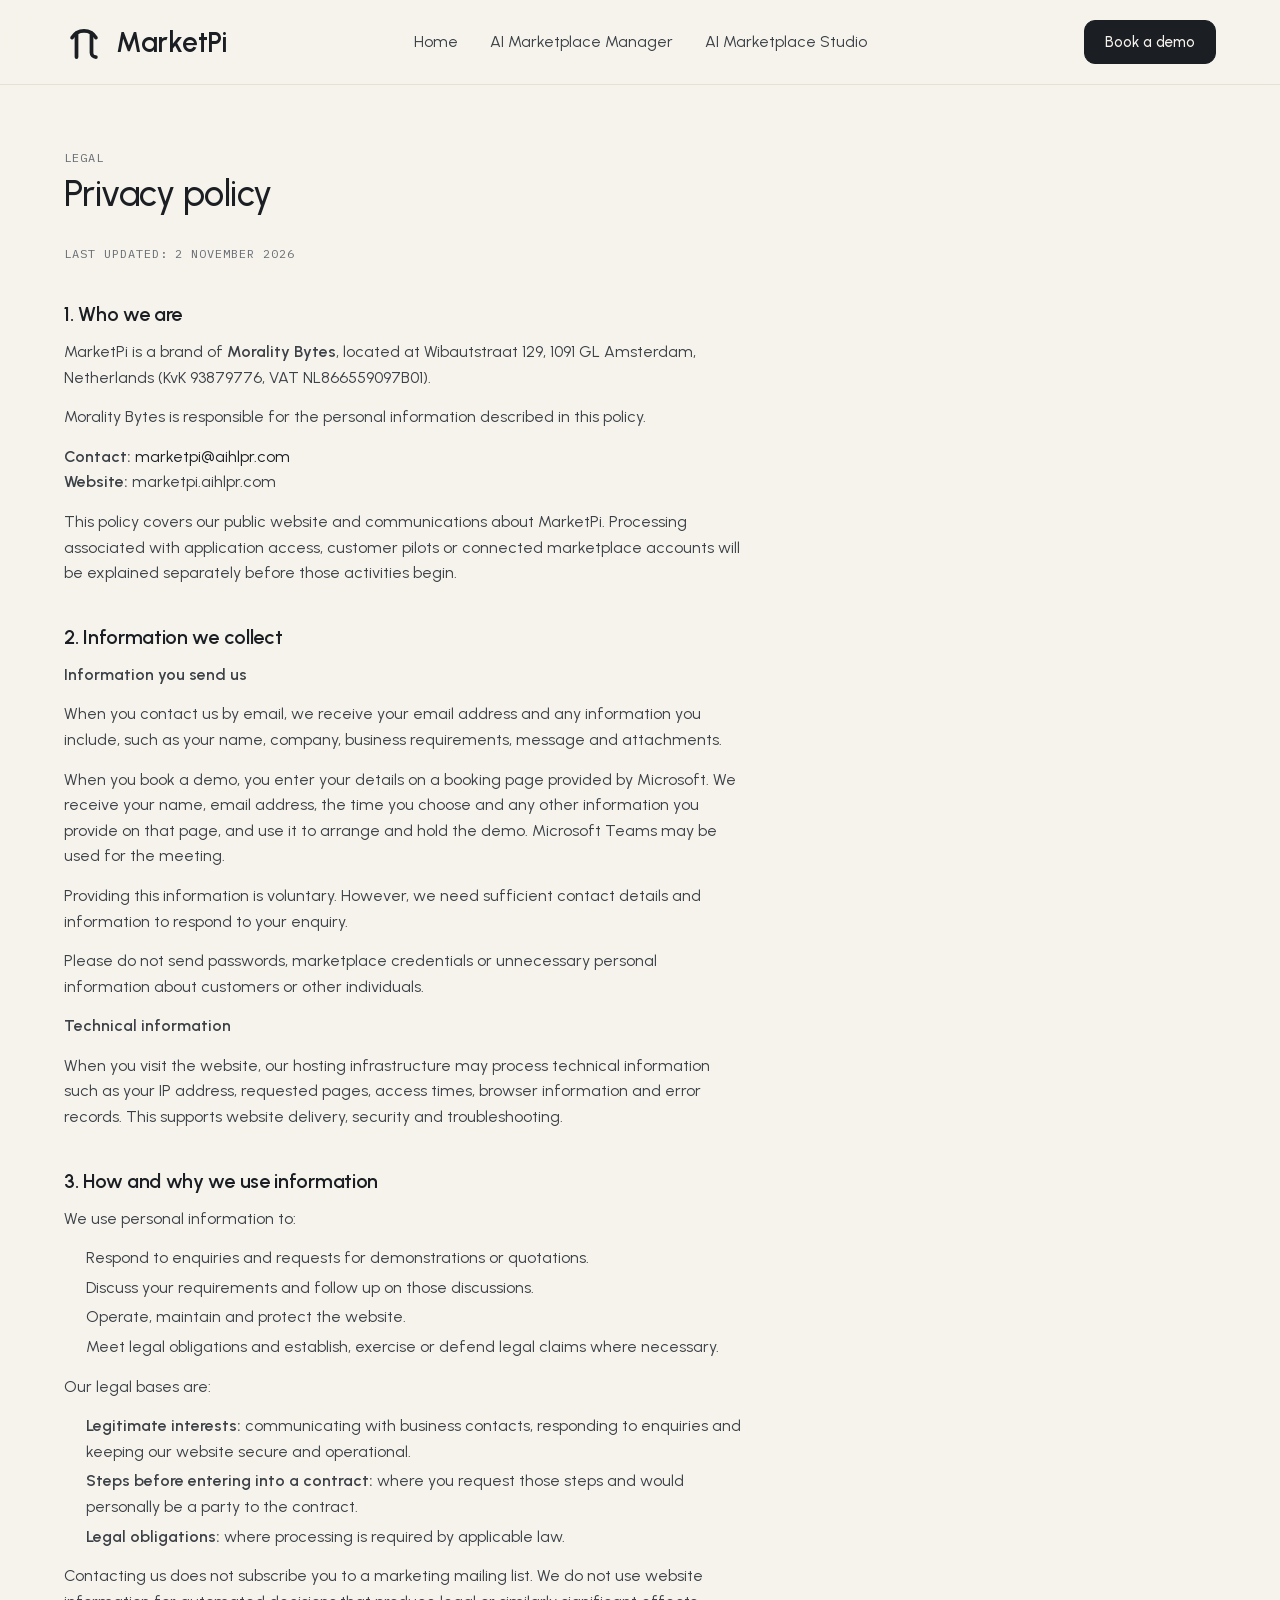
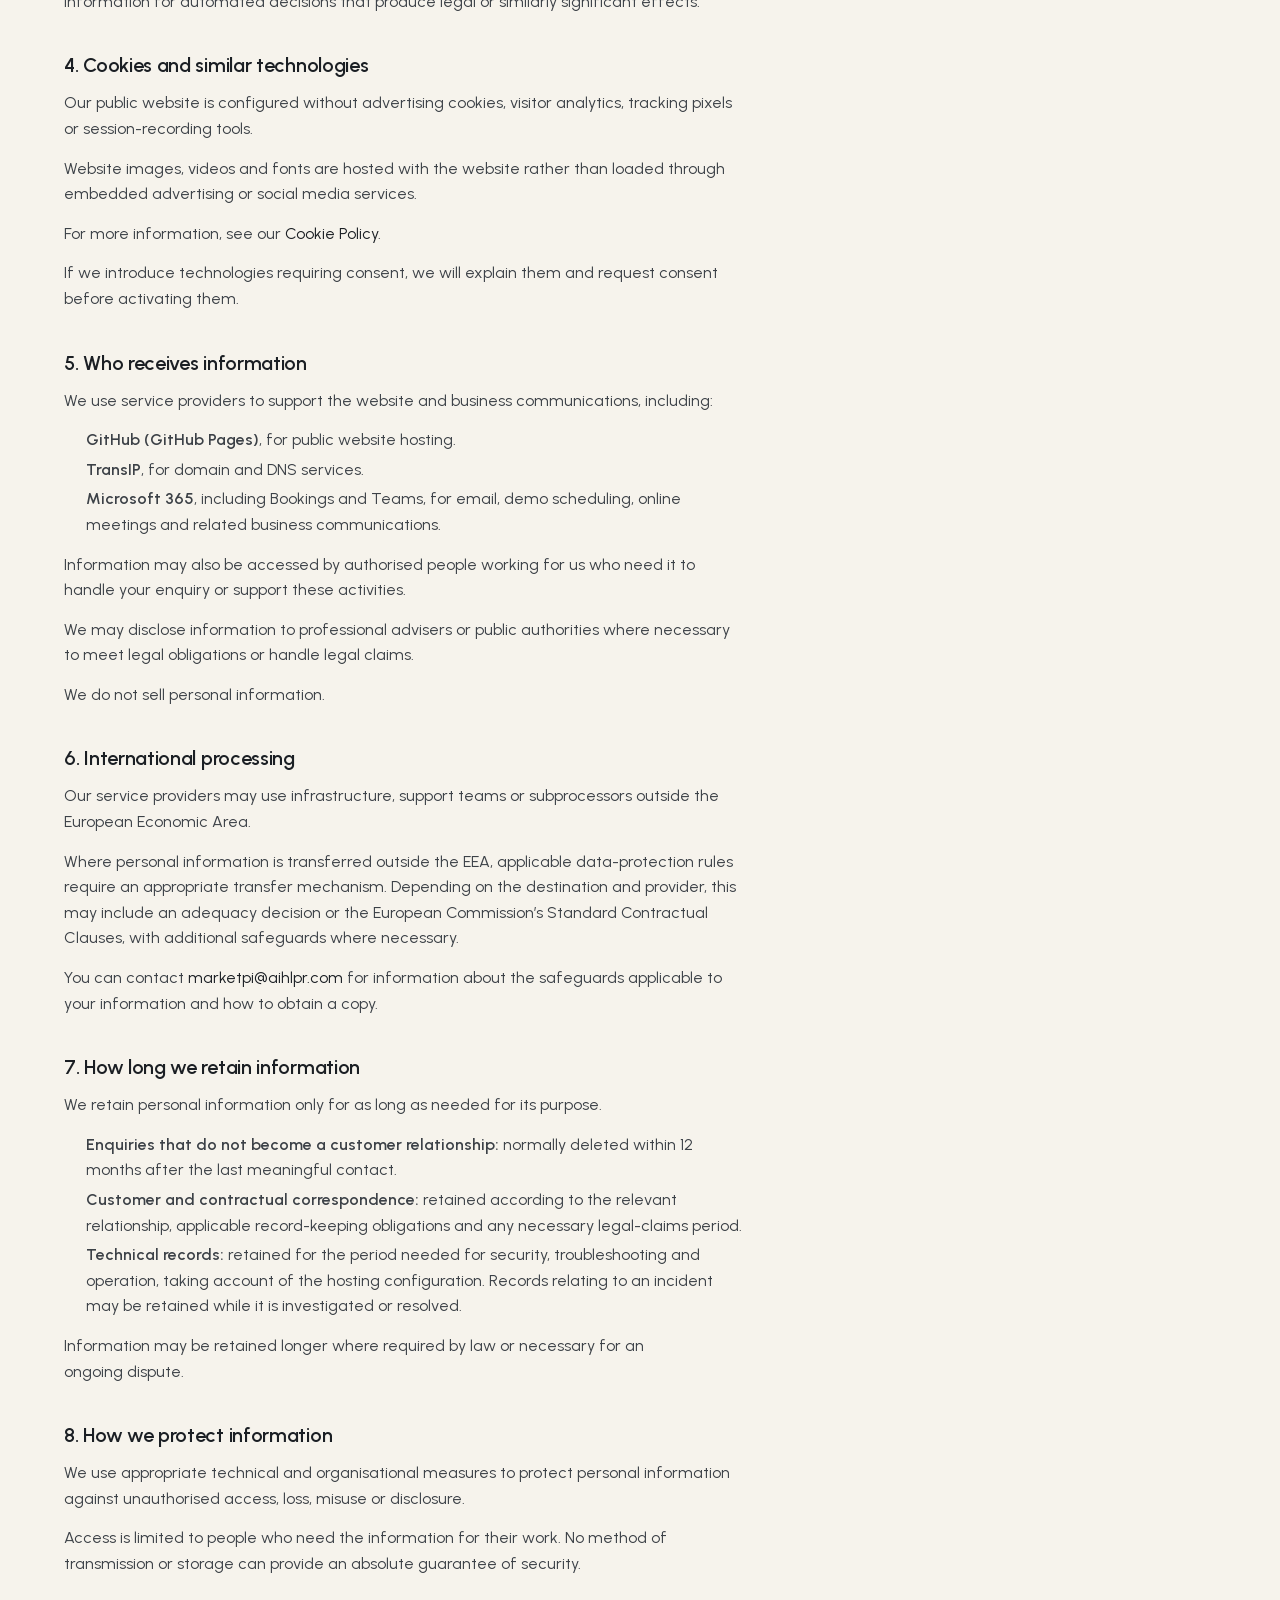
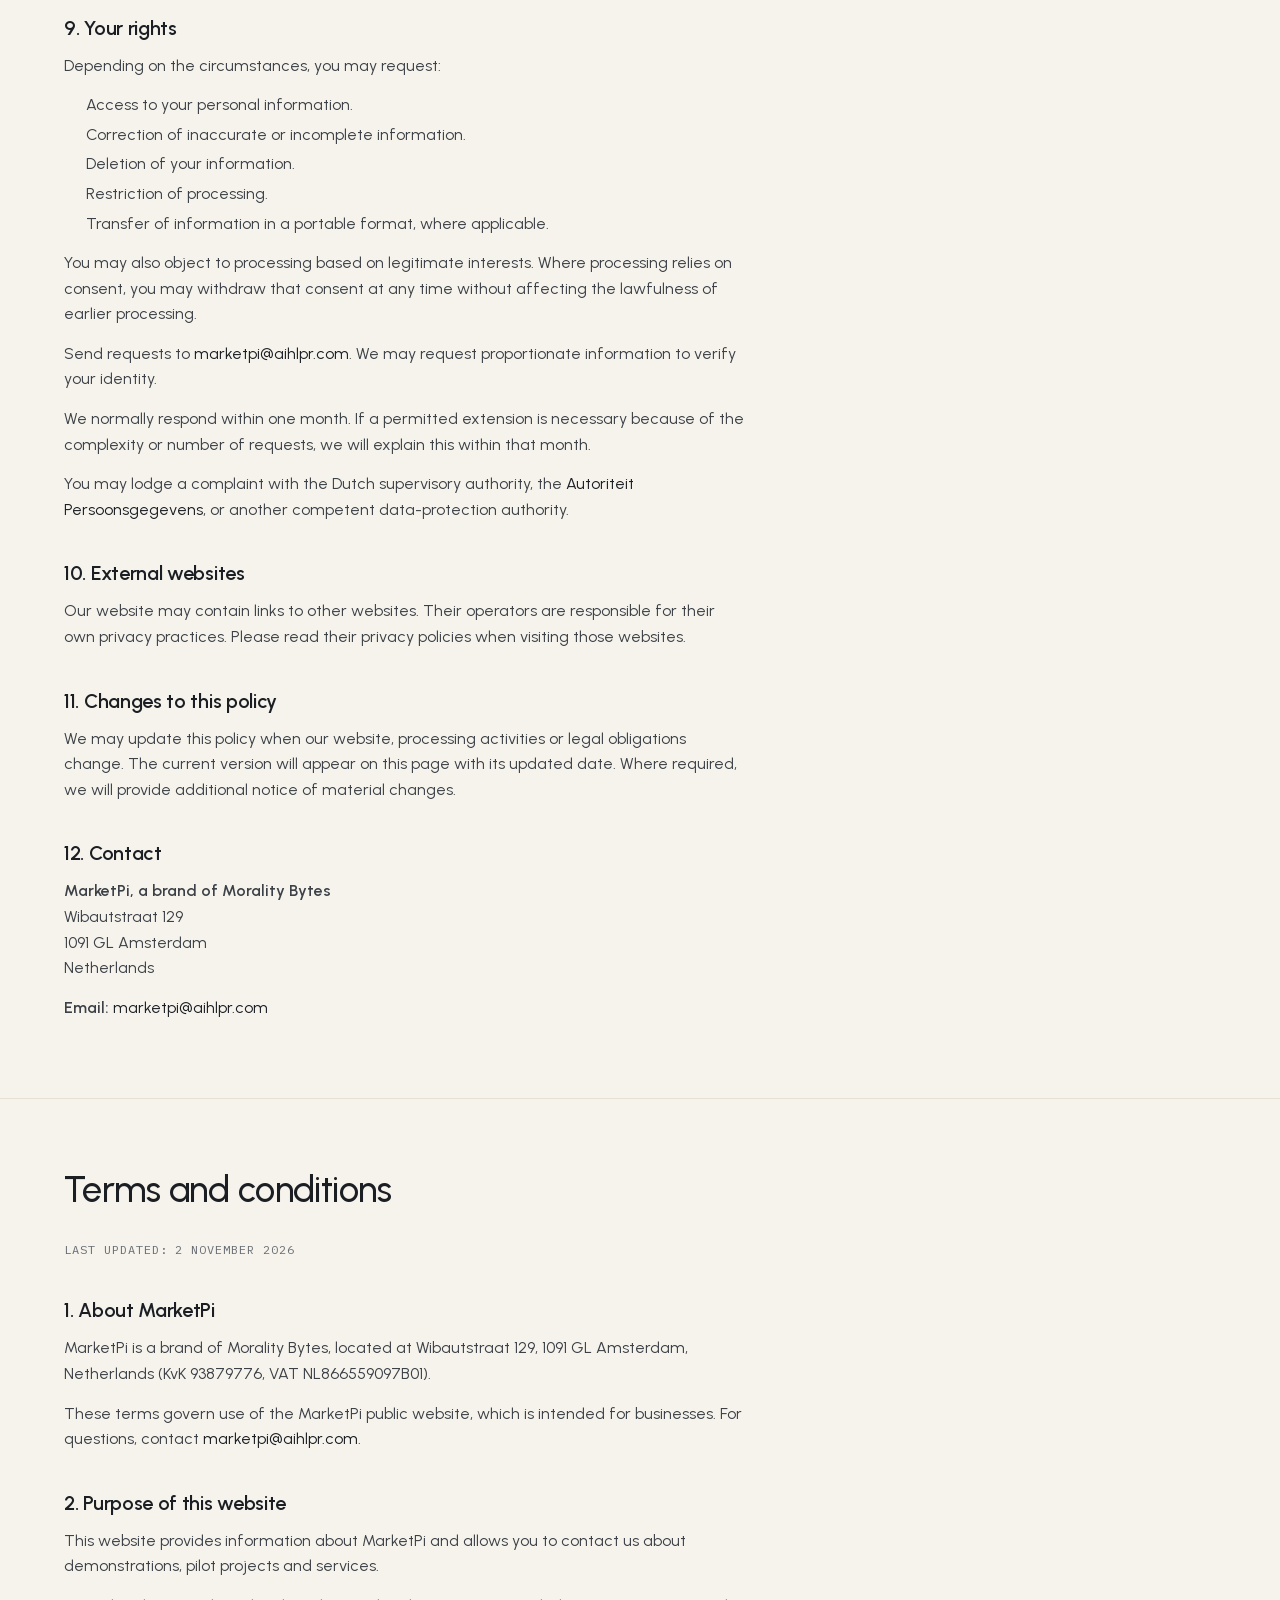
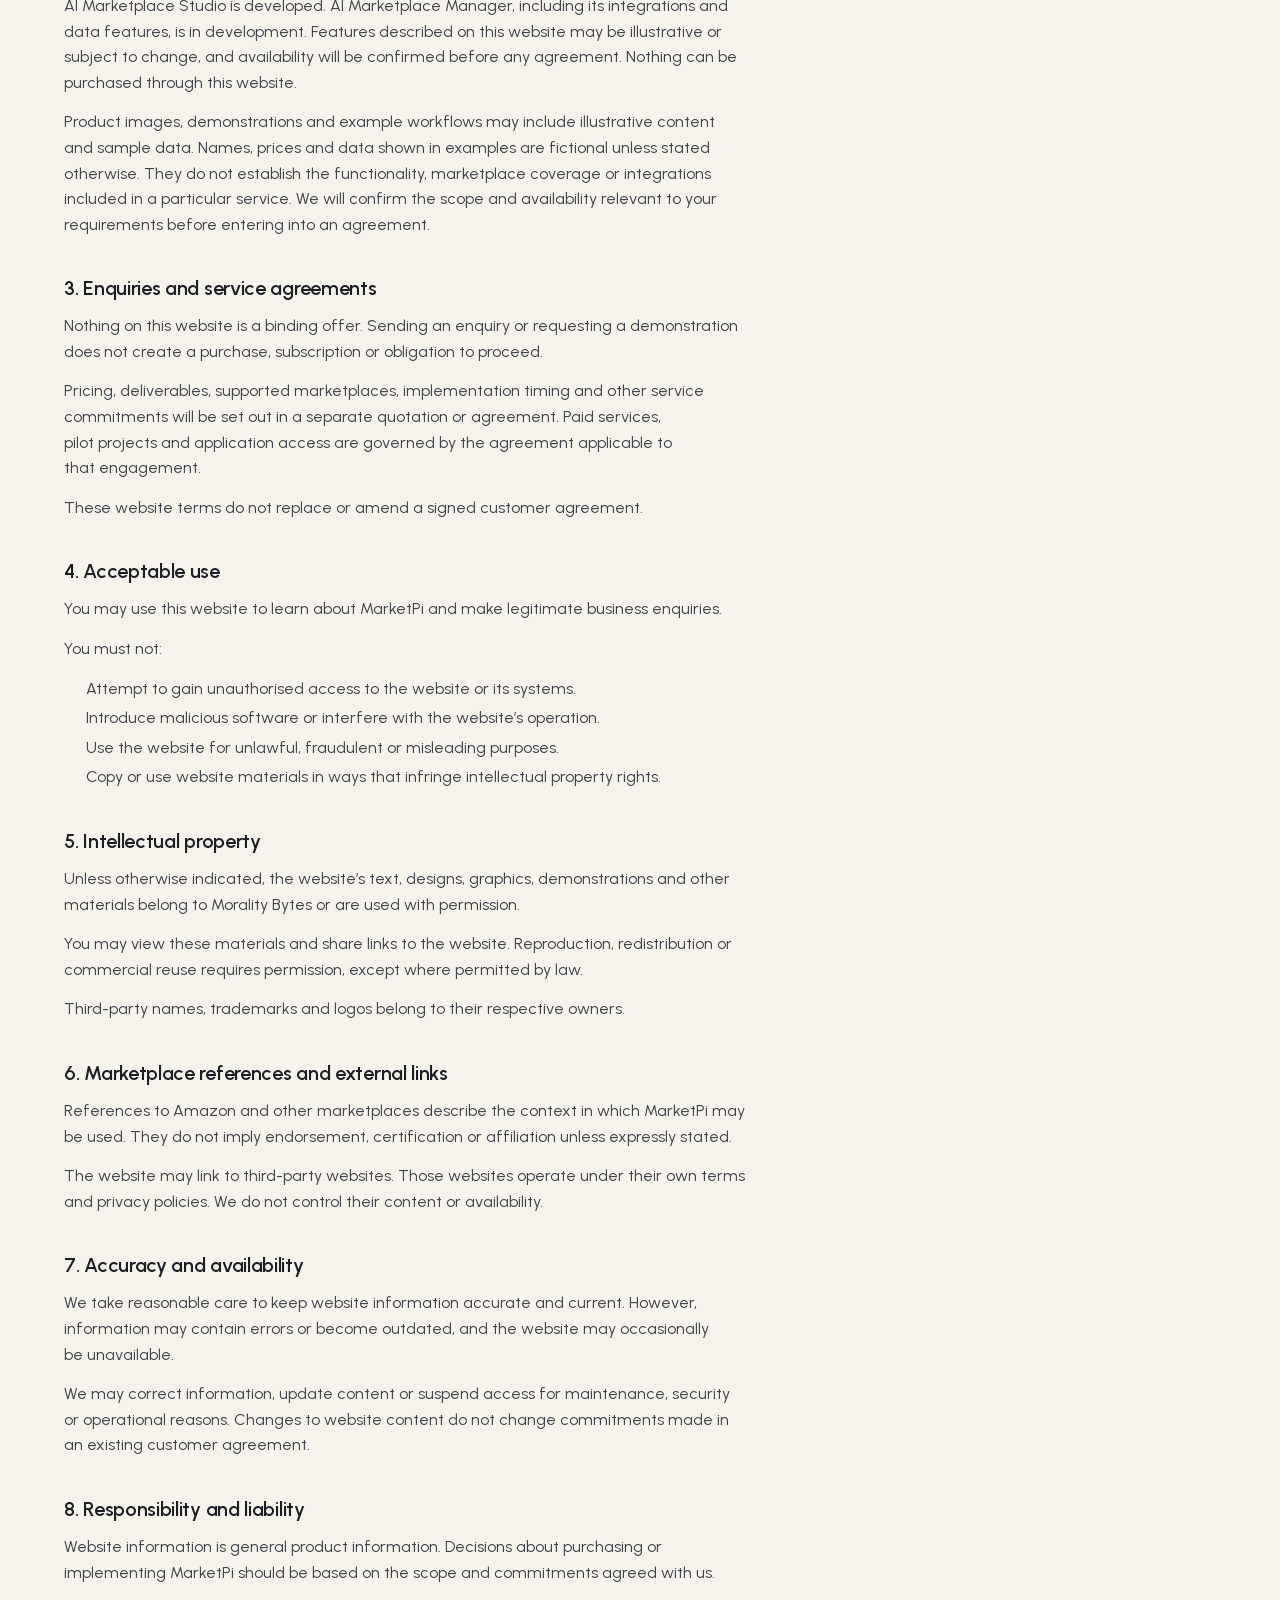
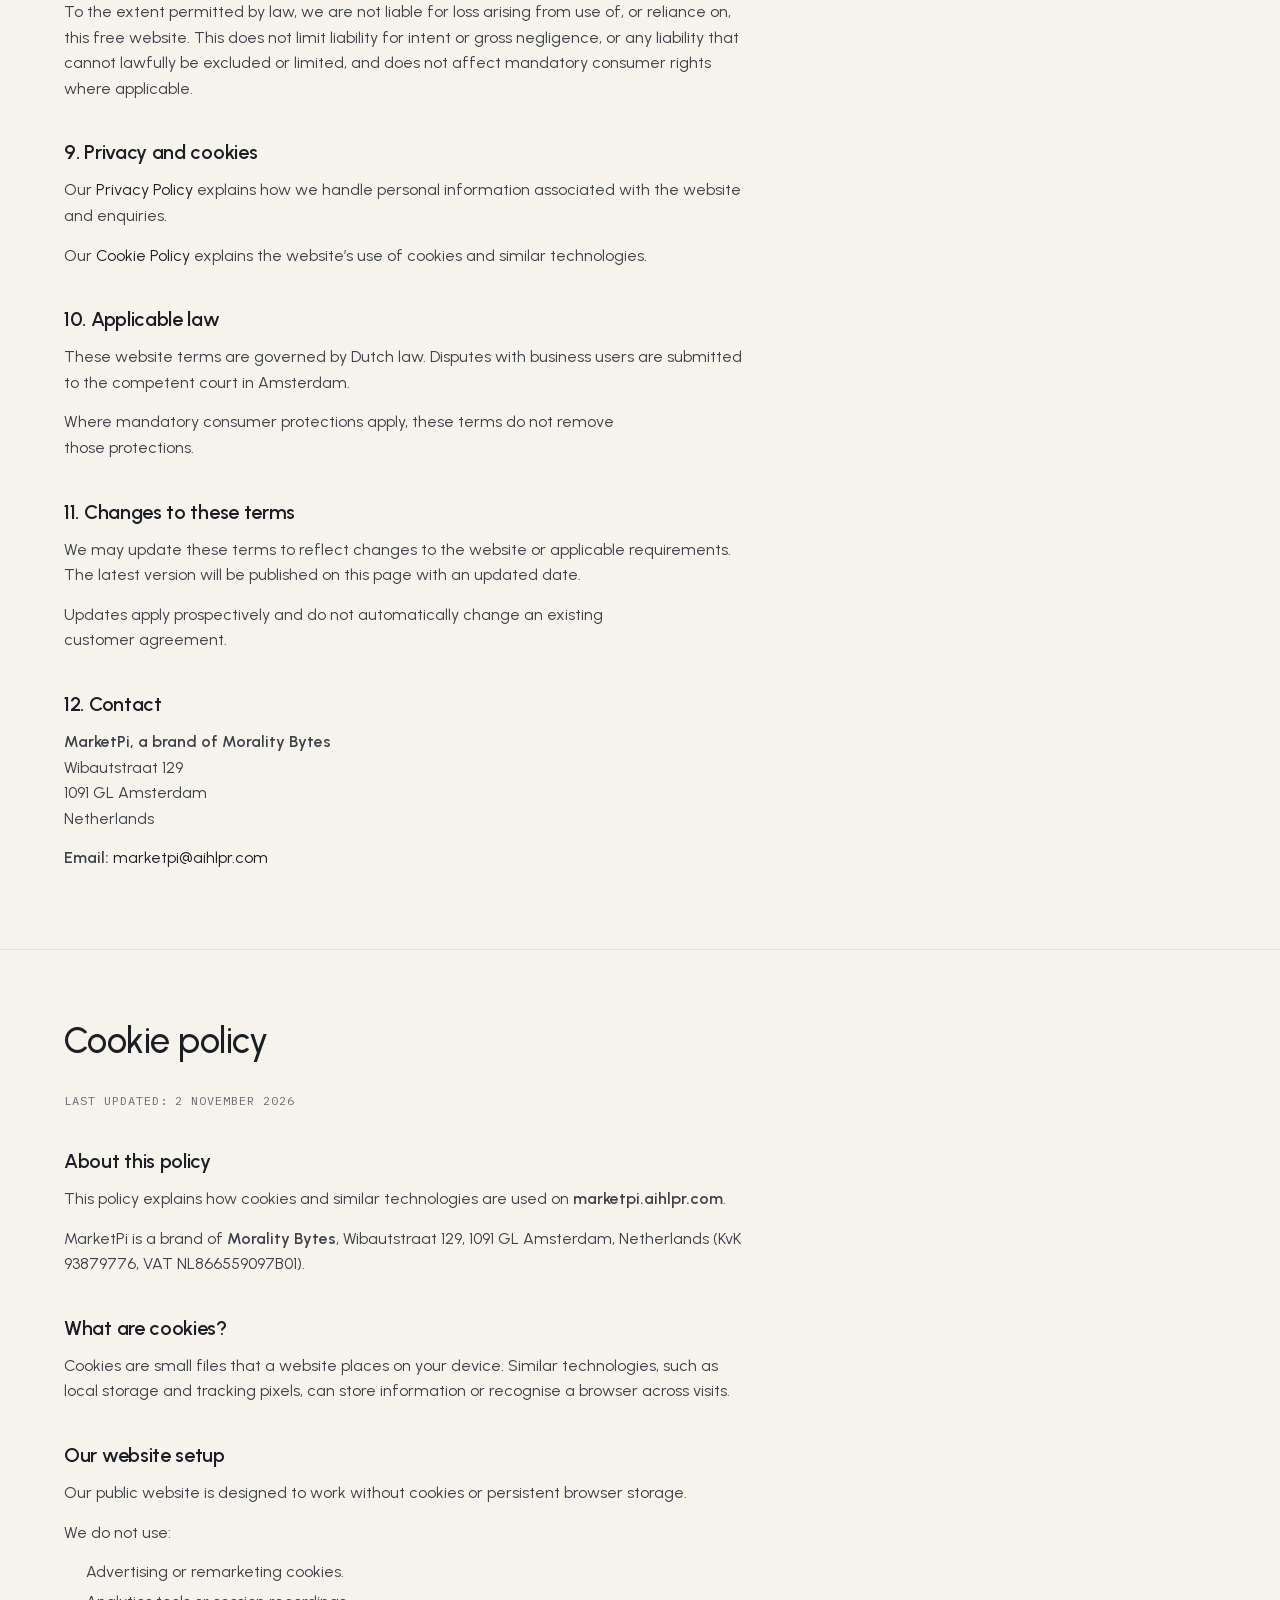
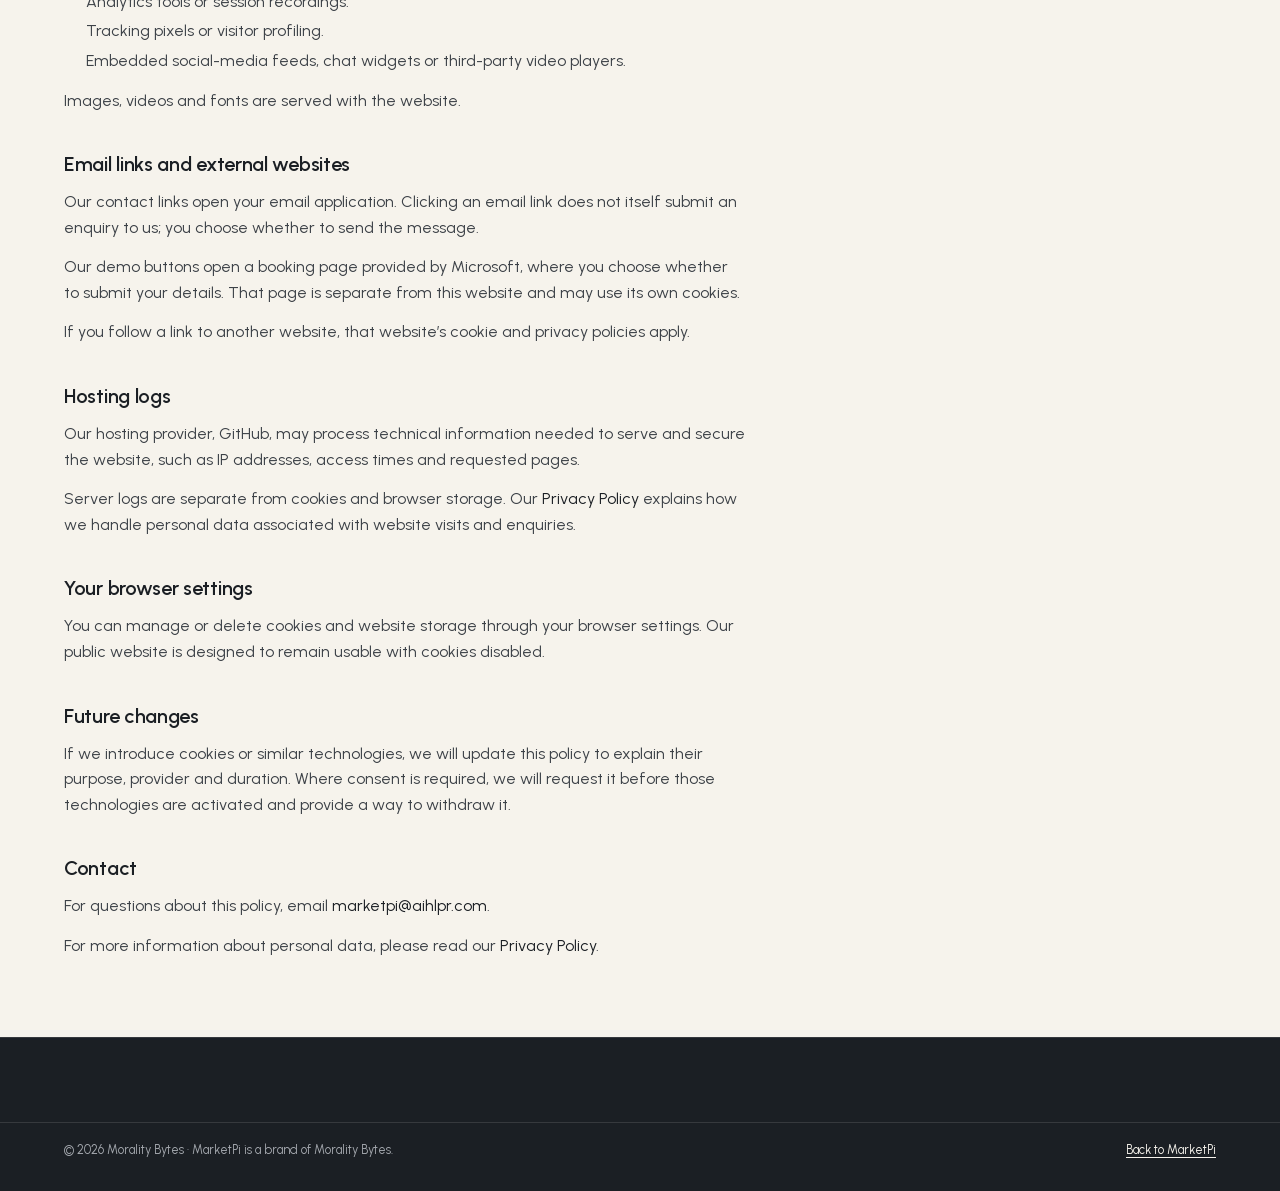
<file: legal.html>
<!DOCTYPE html>
<html lang="en"><head>
<meta charset="utf-8">
<title>Legal | MarketPi</title>
<meta name="viewport" content="width=device-width, initial-scale=1">
<meta name="robots" content="noindex">
<style>/* cyrillic-ext */
@font-face {
  font-family: 'IBM Plex Mono';
  font-style: normal;
  font-weight: 400;
  font-display: swap;
  src: url("assets/fonts/ibm-plex-mono-400-cyrillic-ext.woff2") format('woff2');
  unicode-range: U+0460-052F, U+1C80-1C8A, U+20B4, U+2DE0-2DFF, U+A640-A69F, U+FE2E-FE2F;
}
/* cyrillic */
@font-face {
  font-family: 'IBM Plex Mono';
  font-style: normal;
  font-weight: 400;
  font-display: swap;
  src: url("assets/fonts/ibm-plex-mono-400-cyrillic.woff2") format('woff2');
  unicode-range: U+0301, U+0400-045F, U+0490-0491, U+04B0-04B1, U+2116;
}
/* vietnamese */
@font-face {
  font-family: 'IBM Plex Mono';
  font-style: normal;
  font-weight: 400;
  font-display: swap;
  src: url("assets/fonts/ibm-plex-mono-400-vietnamese.woff2") format('woff2');
  unicode-range: U+0102-0103, U+0110-0111, U+0128-0129, U+0168-0169, U+01A0-01A1, U+01AF-01B0, U+0300-0301, U+0303-0304, U+0308-0309, U+0323, U+0329, U+1EA0-1EF9, U+20AB;
}
/* latin-ext */
@font-face {
  font-family: 'IBM Plex Mono';
  font-style: normal;
  font-weight: 400;
  font-display: swap;
  src: url("assets/fonts/ibm-plex-mono-400-latin-ext.woff2") format('woff2');
  unicode-range: U+0100-02BA, U+02BD-02C5, U+02C7-02CC, U+02CE-02D7, U+02DD-02FF, U+0304, U+0308, U+0329, U+1D00-1DBF, U+1E00-1E9F, U+1EF2-1EFF, U+2020, U+20A0-20AB, U+20AD-20C4, U+2113, U+2C60-2C7F, U+A720-A7FF;
}
/* latin */
@font-face {
  font-family: 'IBM Plex Mono';
  font-style: normal;
  font-weight: 400;
  font-display: swap;
  src: url("assets/fonts/ibm-plex-mono-400-latin.woff2") format('woff2');
  unicode-range: U+0000-00FF, U+0131, U+0152-0153, U+02BB-02BC, U+02C6, U+02DA, U+02DC, U+0304, U+0308, U+0329, U+2000-206F, U+20AC, U+2122, U+2191, U+2193, U+2212, U+2215, U+FEFF, U+FFFD;
}
/* cyrillic-ext */
@font-face {
  font-family: 'IBM Plex Mono';
  font-style: normal;
  font-weight: 500;
  font-display: swap;
  src: url("assets/fonts/ibm-plex-mono-500-cyrillic-ext.woff2") format('woff2');
  unicode-range: U+0460-052F, U+1C80-1C8A, U+20B4, U+2DE0-2DFF, U+A640-A69F, U+FE2E-FE2F;
}
/* cyrillic */
@font-face {
  font-family: 'IBM Plex Mono';
  font-style: normal;
  font-weight: 500;
  font-display: swap;
  src: url("assets/fonts/ibm-plex-mono-500-cyrillic.woff2") format('woff2');
  unicode-range: U+0301, U+0400-045F, U+0490-0491, U+04B0-04B1, U+2116;
}
/* vietnamese */
@font-face {
  font-family: 'IBM Plex Mono';
  font-style: normal;
  font-weight: 500;
  font-display: swap;
  src: url("assets/fonts/ibm-plex-mono-500-vietnamese.woff2") format('woff2');
  unicode-range: U+0102-0103, U+0110-0111, U+0128-0129, U+0168-0169, U+01A0-01A1, U+01AF-01B0, U+0300-0301, U+0303-0304, U+0308-0309, U+0323, U+0329, U+1EA0-1EF9, U+20AB;
}
/* latin-ext */
@font-face {
  font-family: 'IBM Plex Mono';
  font-style: normal;
  font-weight: 500;
  font-display: swap;
  src: url("assets/fonts/ibm-plex-mono-500-latin-ext.woff2") format('woff2');
  unicode-range: U+0100-02BA, U+02BD-02C5, U+02C7-02CC, U+02CE-02D7, U+02DD-02FF, U+0304, U+0308, U+0329, U+1D00-1DBF, U+1E00-1E9F, U+1EF2-1EFF, U+2020, U+20A0-20AB, U+20AD-20C4, U+2113, U+2C60-2C7F, U+A720-A7FF;
}
/* latin */
@font-face {
  font-family: 'IBM Plex Mono';
  font-style: normal;
  font-weight: 500;
  font-display: swap;
  src: url("assets/fonts/ibm-plex-mono-500-latin.woff2") format('woff2');
  unicode-range: U+0000-00FF, U+0131, U+0152-0153, U+02BB-02BC, U+02C6, U+02DA, U+02DC, U+0304, U+0308, U+0329, U+2000-206F, U+20AC, U+2122, U+2191, U+2193, U+2212, U+2215, U+FEFF, U+FFFD;
}
/* latin-ext */
@font-face {
  font-family: 'Urbanist';
  font-style: normal;
  font-weight: 400;
  font-display: swap;
  src: url("assets/fonts/urbanist-400-latin-ext.woff2") format('woff2');
  unicode-range: U+0100-02BA, U+02BD-02C5, U+02C7-02CC, U+02CE-02D7, U+02DD-02FF, U+0304, U+0308, U+0329, U+1D00-1DBF, U+1E00-1E9F, U+1EF2-1EFF, U+2020, U+20A0-20AB, U+20AD-20C4, U+2113, U+2C60-2C7F, U+A720-A7FF;
}
/* latin */
@font-face {
  font-family: 'Urbanist';
  font-style: normal;
  font-weight: 400;
  font-display: swap;
  src: url("assets/fonts/urbanist-400-latin.woff2") format('woff2');
  unicode-range: U+0000-00FF, U+0131, U+0152-0153, U+02BB-02BC, U+02C6, U+02DA, U+02DC, U+0304, U+0308, U+0329, U+2000-206F, U+20AC, U+2122, U+2191, U+2193, U+2212, U+2215, U+FEFF, U+FFFD;
}
/* latin-ext */
@font-face {
  font-family: 'Urbanist';
  font-style: normal;
  font-weight: 500;
  font-display: swap;
  src: url("assets/fonts/urbanist-400-latin-ext.woff2") format('woff2');
  unicode-range: U+0100-02BA, U+02BD-02C5, U+02C7-02CC, U+02CE-02D7, U+02DD-02FF, U+0304, U+0308, U+0329, U+1D00-1DBF, U+1E00-1E9F, U+1EF2-1EFF, U+2020, U+20A0-20AB, U+20AD-20C4, U+2113, U+2C60-2C7F, U+A720-A7FF;
}
/* latin */
@font-face {
  font-family: 'Urbanist';
  font-style: normal;
  font-weight: 500;
  font-display: swap;
  src: url("assets/fonts/urbanist-400-latin.woff2") format('woff2');
  unicode-range: U+0000-00FF, U+0131, U+0152-0153, U+02BB-02BC, U+02C6, U+02DA, U+02DC, U+0304, U+0308, U+0329, U+2000-206F, U+20AC, U+2122, U+2191, U+2193, U+2212, U+2215, U+FEFF, U+FFFD;
}
/* latin-ext */
@font-face {
  font-family: 'Urbanist';
  font-style: normal;
  font-weight: 600;
  font-display: swap;
  src: url("assets/fonts/urbanist-400-latin-ext.woff2") format('woff2');
  unicode-range: U+0100-02BA, U+02BD-02C5, U+02C7-02CC, U+02CE-02D7, U+02DD-02FF, U+0304, U+0308, U+0329, U+1D00-1DBF, U+1E00-1E9F, U+1EF2-1EFF, U+2020, U+20A0-20AB, U+20AD-20C4, U+2113, U+2C60-2C7F, U+A720-A7FF;
}
/* latin */
@font-face {
  font-family: 'Urbanist';
  font-style: normal;
  font-weight: 600;
  font-display: swap;
  src: url("assets/fonts/urbanist-400-latin.woff2") format('woff2');
  unicode-range: U+0000-00FF, U+0131, U+0152-0153, U+02BB-02BC, U+02C6, U+02DA, U+02DC, U+0304, U+0308, U+0329, U+2000-206F, U+20AC, U+2122, U+2191, U+2193, U+2212, U+2215, U+FEFF, U+FFFD;
}
</style>
<style>:root{--ink:#1B1F24;--ink2:#3C4147;--ink3:#686D73;--cream:#F6F3EC;--sheet:#FBF9F4;--white:#FFFFFF;--line:#E6E1D4;--lineD:#D3CDBD;--amber:#B27319;--amberT:#F4EBD6;--good:#3F7A4F;--goodT:#E2ECE4;--bad:#B0453A;--badT:#F4DED9;--sans:'Urbanist',system-ui,sans-serif;--mono:'IBM Plex Mono',ui-monospace,monospace;--pad:clamp(20px,5vw,64px);--ease:cubic-bezier(.2,.7,.2,1)}
*{box-sizing:border-box}
html{scroll-behavior:smooth;scroll-padding-top:84px}
html,body{margin:0;background:var(--cream);color:var(--ink);font-family:var(--sans);font-size:17px;line-height:1.5;-webkit-font-smoothing:antialiased;overflow-x:clip}
a{color:var(--ink);text-decoration:none}a:hover{color:var(--amber)}
button{font:inherit;color:inherit;background:none;border:0;padding:0;cursor:pointer}
input{font:inherit;color:inherit}
img{display:block;max-width:100%;height:auto}
p{text-wrap:pretty;margin:0}
h1,h2,h3{margin:0;font-weight:500;letter-spacing:-.015em;text-wrap:balance}
ul,ol{margin:0;padding:0;list-style:none}
.k{font-family:var(--mono);font-size:12px;letter-spacing:.08em;text-transform:uppercase;color:var(--ink3)}
.mono{font-family:var(--mono)}
.wrap{width:100%;max-width:1280px;margin:0 auto;padding:0 var(--pad)}
.btn{display:inline-flex;align-items:center;justify-content:center;gap:8px;height:46px;padding:0 20px;border-radius:11px;border:1px solid var(--ink);background:var(--ink);color:var(--cream);font-size:15.5px;font-weight:500;white-space:nowrap;transition:background .15s,border-color .15s,color .15s}
.btn:hover{background:var(--amber);border-color:var(--amber);color:#fff}
.btn.g{background:transparent;color:var(--ink);border-color:var(--lineD)}.btn.g:hover{background:var(--white);border-color:var(--ink);color:var(--ink)}
.tag{display:inline-flex;align-items:center;gap:6px;min-height:22px;padding:2px 9px;border-radius:999px;border:1px solid var(--lineD);font-family:var(--mono);font-size:10.5px;letter-spacing:.06em;text-transform:uppercase;color:var(--ink2);white-space:nowrap}
.tag i{width:6px;height:6px;border-radius:50%;background:currentColor;flex:none}
.tag.good{background:var(--goodT);border-color:transparent;color:var(--good)}
.tag.bad{background:var(--badT);border-color:transparent;color:var(--bad)}
.tag.amber{background:var(--amberT);border-color:transparent;color:var(--amber)}
.tag.ink{background:var(--ink);border-color:var(--ink);color:var(--cream)}
/* reveal */
.rv{opacity:0;transform:translateY(18px);transition:opacity .8s var(--ease),transform .8s var(--ease)}
.rv.in{opacity:1;transform:none}
.d1{transition-delay:.12s}.d2{transition-delay:.24s}.d3{transition-delay:.36s}
/* nav */
.nav{position:sticky;top:0;z-index:20;background:rgba(246,243,236,.9);backdrop-filter:blur(12px);border-bottom:1px solid var(--line)}
.nav .wrap{display:grid;grid-template-columns:1fr auto 1fr;align-items:center;gap:28px;height:84px}
.nav .brand{display:flex;align-items:center;gap:12px;font-weight:600;font-size:28px;letter-spacing:-.01em;justify-self:start}
.nav .brand svg{width:40px;height:40px}
.nav .links{display:flex;gap:32px;font-size:16px}
.nav .links a{color:var(--ink2)}.nav .links a:hover{color:var(--amber)}
.nav .btn{height:44px;padding:0 20px;font-size:15px;justify-self:end}
.nav .links a[aria-current]{color:var(--ink);font-weight:500}
.nav .menu{display:none;position:relative}
.nav .menu summary{display:flex;align-items:center;justify-content:center;width:40px;height:40px;border:1px solid var(--line);border-radius:10px;cursor:pointer;list-style:none;color:var(--ink)}
.nav .menu summary::-webkit-details-marker{display:none}
.nav .menu summary svg{width:20px;height:20px}
.nav .menu-list{position:absolute;top:calc(100% + 8px);right:0;display:flex;flex-direction:column;min-width:240px;padding:8px;background:#fff;border:1px solid var(--line);border-radius:14px;box-shadow:0 12px 32px rgba(27,31,36,.12);font-size:16px}
.nav .menu-list a{padding:12px;border-radius:8px;color:var(--ink)}
.nav .menu-list a[aria-current]{font-weight:600}
@media (max-width:1000px){html{scroll-padding-top:68px}.nav .wrap{display:flex;gap:10px;height:68px}.nav .brand{gap:8px;font-size:22px}.nav .brand svg{width:30px;height:30px}.nav .btn{height:40px;padding:0 16px;font-size:14.5px;margin-left:auto}.nav .menu{display:block}}
/* sections */
.sec{padding:clamp(72px,9vw,120px) 0}
.sec.w{background:var(--white)}
.sec.d{background:var(--ink);color:var(--cream);--ink2:#C9CCD1;--ink3:#A4A8AE;--line:rgba(246,243,236,.16);--lineD:rgba(246,243,236,.3);--sheet:#23282E;--white:#1B1F24}
.sec.d a{color:var(--cream)}.sec.d a:hover{color:#E7C98F}
.sec.d .btn{background:var(--cream);border-color:var(--cream);color:var(--ink)}.sec.d .btn:hover{background:var(--amber);border-color:var(--amber);color:#fff}
.sec>.wrap{display:flex;flex-direction:column;gap:clamp(32px,4vw,56px)}
.head{display:flex;flex-direction:column;gap:14px;max-width:62ch}
.head h2{font-size:clamp(30px,3.6vw,50px);line-height:1.06}
.head p{font-size:clamp(16.5px,1.25vw,19px);color:var(--ink2);max-width:58ch}
.head .line{font-weight:500;color:var(--ink);margin-top:4px}
.split{display:grid;grid-template-columns:minmax(0,5fr) minmax(0,7fr);gap:clamp(28px,4vw,64px);align-items:center}
.split.r{grid-template-columns:minmax(0,7fr) minmax(0,5fr)}
.split.r .head{order:2}
.split .head{gap:14px}
.split .head h2{font-size:clamp(28px,3.1vw,42px)}
/* frame */
.frame{position:relative;border-radius:12px;background:var(--white);border:1px solid var(--lineD);overflow:hidden;box-shadow:0 30px 60px -40px rgba(27,31,36,.35)}
.frame .bar{display:flex;align-items:center;gap:6px;height:34px;padding:0 12px;border-bottom:1px solid #E6E1D4;background:#FAF8F2;color:#686D73}
.frame .bar i{width:9px;height:9px;border-radius:50%;background:#D3CDBD}
.frame .bar span{margin-left:8px;font-family:var(--mono);font-size:11.5px;letter-spacing:.04em;white-space:nowrap;overflow:hidden;text-overflow:ellipsis}
/* hero */
.hero{padding:clamp(48px,5vw,72px) 0 0;overflow:hidden}
.hero .wrap{gap:clamp(36px,5vw,64px)}
.hero .top{display:grid;grid-template-columns:minmax(0,7fr) minmax(0,5fr);gap:40px;align-items:end}
.hero h1{font-size:clamp(38px,3.7vw,52px);font-weight:400;line-height:1.08;letter-spacing:-.02em;max-width:22ch;margin-top:14px}
.hero .lede{font-size:clamp(16.5px,1.25vw,18px);color:var(--ink2);max-width:56ch}
.hero .cta{display:flex;gap:10px;flex-wrap:wrap;margin-top:22px}
.hero .for{font-size:14px;color:var(--ink3);margin-top:18px}
.hero .shot{margin-bottom:-6vw}
.hero .shot .frame{box-shadow:0 50px 80px -50px rgba(27,31,36,.45)}
/* workflow */
.flow{display:grid;grid-template-columns:minmax(0,1fr) minmax(0,1fr);gap:clamp(28px,5vw,72px);align-items:start}
.flow .stick{position:sticky;top:96px;display:flex;flex-direction:column;gap:28px}
.nodes{display:grid;grid-template-columns:repeat(4,minmax(0,1fr));position:relative}
.nodes:before{content:"";position:absolute;left:12.5%;right:12.5%;top:13px;height:1px;background:var(--lineD)}
.nodes .prog{position:absolute;left:12.5%;top:12px;height:3px;border-radius:2px;background:var(--amber);width:0;transition:width .7s var(--ease)}
.node{display:flex;flex-direction:column;align-items:center;gap:12px;text-align:center;position:relative}
.node i{width:27px;height:27px;border-radius:50%;border:1.5px solid var(--ink);background:var(--cream);display:flex;align-items:center;justify-content:center;font-family:var(--mono);font-size:11px;transition:background .3s,color .3s,border-color .3s}
.node b{font-weight:500;font-size:17px;transition:color .3s}
.node small{font-size:13px;color:var(--ink3);max-width:16ch;line-height:1.35}
.node.done i{background:var(--ink);color:var(--cream)}
.node.on i{background:var(--amber);border-color:var(--amber);color:#fff}
.node.on b{color:var(--amber)}
.peek{border:1px solid var(--line);border-radius:12px;background:var(--white);padding:16px 18px;min-height:150px;display:flex;flex-direction:column;gap:10px;font-size:14.5px}
.peek .k{font-size:11px}
.peek .row{display:flex;justify-content:space-between;gap:12px;align-items:center;padding:8px 0;border-top:1px solid var(--line)}
.peek .row:first-of-type{border-top:0}
.peek .row span:first-child{color:var(--ink2)}
.peek img{width:44px;height:44px;border-radius:6px;border:1px solid var(--line);object-fit:cover}
.peek .thumbs{display:flex;gap:6px}
.fsteps{display:flex;flex-direction:column}
.fstep{min-height:52vh;display:flex;flex-direction:column;justify-content:center;gap:10px;padding:28px 0;border-top:1px solid var(--line);opacity:.35;transition:opacity .4s}
.fstep:first-child{border-top:0}
.fstep.on{opacity:1}
.fstep h3{font-size:clamp(24px,2.6vw,34px);line-height:1.1}
.fstep p{font-size:16.5px;color:var(--ink2);max-width:40ch}
/* publish excerpt */
.pub{border:1px solid var(--lineD);border-radius:12px;background:var(--white);overflow:hidden;box-shadow:0 30px 60px -40px rgba(27,31,36,.35)}
.pub .tabs{display:flex;gap:4px;padding:10px 12px;border-bottom:1px solid var(--line);background:var(--sheet);overflow-x:auto}
.pub .tabs button{padding:7px 12px;border-radius:999px;font-size:14px;color:var(--ink2);border:1px solid transparent;white-space:nowrap;display:flex;gap:8px;align-items:center}
.pub .tabs button small{font-family:var(--mono);font-size:10px;letter-spacing:.06em;text-transform:uppercase;color:var(--ink3)}
.pub .tabs button.on{background:var(--ink);color:var(--cream)}.pub .tabs button.on small{color:#C9CCD1}
.pub .body{display:grid;grid-template-columns:150px minmax(0,1fr);gap:20px;padding:20px}
.pub .img{position:relative}
.pub .img img{width:100%;aspect-ratio:1;object-fit:cover;border-radius:8px;border:1px solid var(--line)}
.pub .img .sz{position:absolute;left:8px;bottom:8px;background:rgba(27,31,36,.85);color:#fff;font-family:var(--mono);font-size:10.5px;padding:3px 7px;border-radius:5px}
.pub .fields{display:flex;flex-direction:column;font-size:14.5px}
.pub .f{display:grid;grid-template-columns:110px minmax(0,1fr);gap:12px;padding:8px 0;border-top:1px solid var(--line)}
.pub .f:first-child{border-top:0;padding-top:0}
.pub .f .k{font-size:11px;padding-top:3px}
.pub .f .v{color:var(--ink)}
.pub .f .v small{display:block;font-family:var(--mono);font-size:11px;color:var(--ink3);margin-top:2px}
.pub .sub{display:flex;flex-wrap:wrap;gap:10px 18px;align-items:center;padding:14px 20px;border-top:1px solid var(--line);background:var(--sheet);font-size:14px}
.pub .sub .k{font-size:11px}
.pub .sub .ref{font-family:var(--mono);font-size:12px;color:var(--amber)}
.pub .pane{display:none}.pub .pane.on{display:contents}
/* manage excerpt */
.mg{border:1px solid var(--lineD);border-radius:12px;background:var(--white);overflow:hidden;box-shadow:0 30px 60px -40px rgba(27,31,36,.35);display:grid;grid-template-columns:minmax(0,1fr) minmax(0,1fr);min-height:400px}
.mg .list{border-right:1px solid var(--line);display:flex;flex-direction:column}
.mg .lh{display:flex;justify-content:space-between;align-items:center;padding:14px 18px;border-bottom:1px solid var(--line);font-weight:500;font-size:15px}
.mg .lh .k{font-size:11px}
.mg .it{display:grid;grid-template-columns:40px minmax(0,1fr) auto;gap:12px;align-items:center;padding:12px 18px;border-bottom:1px solid var(--line);text-align:left;transition:background .3s}
.mg .it img{width:40px;height:40px;border-radius:6px;border:1px solid var(--line);object-fit:cover;background:#fff}
.mg .it b{display:block;font-weight:500;font-size:14.5px}
.mg .it small{font-size:12.5px;color:var(--ink3)}
.mg .it.on{background:var(--sheet)}
.mg .it .asg{display:none;font-family:var(--mono);font-size:10.5px;color:var(--ink3);letter-spacing:.04em}
.mg.assigned .it.on .asg{display:block}.mg.assigned .it.on .tag.bad{display:none}
.mg .det{padding:18px;display:flex;flex-direction:column;gap:14px;font-size:14.5px;opacity:0;transform:translateX(8px);transition:opacity .4s,transform .4s}
.mg.open .det{opacity:1;transform:none}
.mg .det h4{margin:0;font-size:17px;font-weight:500}
.mg .det .meta{font-family:var(--mono);font-size:11.5px;color:var(--ink3);letter-spacing:.03em}
.mg .cause{padding:12px 14px;border-radius:9px;background:var(--sheet);border:1px solid var(--line);display:flex;flex-direction:column;gap:4px}
.mg .cause .k{font-size:11px}
.mg .hist{display:flex;flex-direction:column}
.mg .hist li{display:grid;grid-template-columns:52px minmax(0,1fr);gap:12px;padding:7px 0;border-top:1px solid var(--line);font-size:13.5px}
.mg .hist li span:first-child{font-family:var(--mono);font-size:11px;color:var(--ink3);padding-top:2px}
.mg .acts{display:flex;gap:8px;flex-wrap:wrap;margin-top:auto}
.mg .acts button{height:36px;padding:0 13px;border-radius:9px;border:1px solid var(--lineD);font-size:13.5px;font-weight:500;background:var(--white)}
.mg .acts button.p{background:var(--ink);color:var(--cream);border-color:var(--ink)}
.mg .toast{position:absolute;left:50%;top:4px;transform:translate(-50%,8px);background:var(--ink);color:var(--cream);padding:9px 14px;border-radius:9px;font-size:13.5px;opacity:0;transition:opacity .3s,transform .3s;white-space:nowrap;max-width:calc(100% - 24px);overflow:hidden;text-overflow:ellipsis}
.mg.assigned .toast{opacity:1;transform:translateX(-50%)}
.mgwrap{position:relative;padding-top:48px;margin-top:-48px}
.replay{display:inline-flex;align-items:center;gap:6px;font-size:13.5px;color:var(--ink3);margin-top:12px}
.replay:hover{color:var(--amber)}
/* monitor measure line */
.measure{display:grid;grid-template-columns:auto minmax(0,1fr);gap:20px 28px;align-items:center;padding:20px 24px;border:1px solid var(--line);border-radius:12px;background:var(--white)}
.measure .big{font-size:clamp(44px,5vw,64px);line-height:1;letter-spacing:-.04em;font-weight:500}
.measure .big small{font-size:.45em;letter-spacing:-.02em}
.measure p{font-size:15px;color:var(--ink2)}
.measure p b{font-weight:500;color:var(--ink)}
/* timeline */
.tl{position:relative;display:grid;grid-template-columns:repeat(6,minmax(0,1fr));gap:12px;padding-top:28px}
.tl:before{content:"";position:absolute;left:0;right:0;top:9px;height:1px;background:var(--lineD)}
.tl li{position:relative;display:flex;flex-direction:column;gap:6px;font-size:14px}
.tl li:before{content:"";position:absolute;top:-24px;left:0;width:11px;height:11px;border-radius:50%;background:var(--cream);border:1.5px solid var(--ink)}
.tl li.a:before{background:var(--amber);border-color:var(--amber)}
.tl li.b:before{background:var(--bad);border-color:var(--bad)}
.tl li .k{font-size:11px}
.tl li b{font-weight:500;font-size:15px;line-height:1.3}
.tl li span{color:var(--ink2);font-size:13.5px}
.beside{display:flex;gap:10px;flex-wrap:wrap}
.beside span{padding:8px 14px;border:1px dashed var(--lineD);border-radius:999px;font-size:14px;color:var(--ink2)}
.beside span.us{border-style:solid;border-color:var(--ink);color:var(--ink);font-weight:500}
/* close */
.close .grid{display:grid;grid-template-columns:minmax(0,1fr) minmax(300px,440px);gap:clamp(28px,5vw,80px);align-items:center}
.close h2{font-size:clamp(34px,4.6vw,64px);line-height:1.02;letter-spacing:-.025em}
.close p{font-size:18px;color:var(--ink2);margin-top:18px;max-width:44ch}
.form{background:var(--sheet);border:1px solid var(--lineD);border-radius:16px;padding:26px}
.form label{display:block;font-size:13px;color:var(--ink3);margin:14px 0 6px}.form label:first-child{margin-top:0}
.form input{width:100%;height:46px;border:1px solid var(--lineD);border-radius:10px;padding:0 14px;background:#2A2F36;color:var(--cream);outline:none}
.form input::placeholder{color:#7F858C}
.form input:focus{border-color:var(--cream)}
.form .btn{width:100%;margin-top:20px}
.form .thanks{display:none;font-size:16px}
.form.sent .fields{display:none}.form.sent .thanks{display:block}
footer{background:var(--ink);color:#A4A8AE;padding:28px 0 44px;font-size:13.5px;border-top:1px solid rgba(246,243,236,.12)}
footer .wrap{display:flex;justify-content:space-between;align-items:center;flex-wrap:wrap;gap:10px 28px}
footer a{color:var(--cream);text-decoration:underline;text-underline-offset:3px}footer a:hover{color:#E7C98F}
@media (prefers-reduced-motion:reduce){.rv{opacity:1;transform:none;transition:none}}
@media (max-width:1000px){.nav .links{display:none}.hero .top{grid-template-columns:minmax(0,1fr)}.split,.split.r{grid-template-columns:minmax(0,1fr)}.split.r .head{order:0}.flow{grid-template-columns:minmax(0,1fr)}.flow .stick{position:static}.fstep{min-height:0;padding:20px 0}.fstep:first-child{border-top:1px solid var(--line)}.tl{grid-template-columns:repeat(3,minmax(0,1fr));row-gap:36px}.tl:before{display:none}.tl li:before{top:-22px}.close .grid{grid-template-columns:minmax(0,1fr)}}
@media (max-width:700px){.mg{grid-template-columns:minmax(0,1fr)}.mg .list{border-right:0;border-bottom:1px solid var(--line)}.mg .det{display:none}.mg.open .det{display:flex}.pub .body{grid-template-columns:minmax(0,1fr)}.pub .img{max-width:160px}.measure{grid-template-columns:minmax(0,1fr)}.nodes small{display:none}.nodes b{font-size:14px}.tl{grid-template-columns:repeat(2,minmax(0,1fr))}.hero .shot{margin-bottom:-10vw}.form{padding:20px}}

.head p{max-width:52ch}
/* publish table */
.pt{border:1px solid var(--lineD);border-radius:12px;background:var(--white);overflow:hidden;box-shadow:0 30px 60px -40px rgba(27,31,36,.35);font-size:14.5px}
.pt .th,.pt .row{display:grid;grid-template-columns:minmax(0,1.6fr) minmax(0,1fr) 60px minmax(0,1fr) minmax(0,1.2fr);gap:14px;align-items:center;padding:12px 18px}
.pt .th{font-family:var(--mono);font-size:10.5px;letter-spacing:.08em;text-transform:uppercase;color:var(--ink3);border-bottom:1px solid var(--line);background:var(--sheet)}
.pt .row{width:100%;text-align:left;border-top:1px solid var(--line);transition:background .2s}
.pt .row:first-of-type{border-top:0}
.pt .row:hover,.pt .row.on{background:var(--sheet)}
.pt .row .p{display:flex;align-items:center;gap:10px;min-width:0}
.pt .row .p img{width:34px;height:34px;border-radius:6px;border:1px solid var(--line);object-fit:cover;flex:none;background:#fff}
.pt .row .p b{font-weight:500;display:block;white-space:nowrap;overflow:hidden;text-overflow:ellipsis}
.pt .row .p small{display:block;font-family:var(--mono);font-size:10.5px;color:var(--ink3);letter-spacing:.04em}
.pt .row .cc{font-family:var(--mono);font-size:11.5px;color:var(--ink2);white-space:nowrap}
.pt .pdet{display:grid;grid-template-columns:120px minmax(0,1fr);gap:18px;padding:16px 18px 18px;border-top:1px solid var(--line);background:var(--sheet)}
.pt .pdet .img{position:relative}
.pt .pdet .img img{width:100%;aspect-ratio:1;object-fit:cover;border-radius:8px;border:1px solid var(--line);background:#fff}
.pt .pdet .img .sz{position:absolute;left:6px;bottom:6px;background:rgba(27,31,36,.85);color:#fff;font-family:var(--mono);font-size:10px;padding:2px 6px;border-radius:4px}
.pt .f{display:grid;grid-template-columns:96px minmax(0,1fr);gap:12px;padding:7px 0;border-top:1px solid var(--line);font-size:14px}
.pt .f:first-child{border-top:0;padding-top:0}
.pt .f .k{font-size:10.5px;padding-top:3px}
.pt .f small{display:block;font-family:var(--mono);font-size:11px;color:var(--ink3);margin-top:2px}
.pt .hint{padding:12px 18px;border-top:1px solid var(--line);font-size:13px;color:var(--ink3);display:flex;justify-content:space-between;gap:12px;flex-wrap:wrap}
.pt.open .hint{display:none}
/* measure line, clearly demo */
.measure .k.demo{grid-column:1/-1;margin-top:-6px}
/* studio intro link in the lifecycle */
.fstep a.more{font-size:14.5px;color:var(--amber);text-decoration:underline;text-underline-offset:3px}
/* close: two paths */
.paths{display:flex;gap:10px;flex-wrap:wrap;margin-top:26px}
.sec.d .btn.g{background:transparent;color:var(--cream);border-color:rgba(246,243,236,.4)}.sec.d .btn.g:hover{background:var(--amber);border-color:var(--amber);color:#fff}
.watch{position:fixed;inset:0;z-index:50;background:rgba(27,31,36,.72);display:flex;align-items:center;justify-content:center;padding:24px}
.watch[hidden]{display:none}
.watch .box{width:min(960px,100%);background:var(--ink);color:var(--cream);border-radius:14px;border:1px solid rgba(246,243,236,.18);overflow:hidden}
.watch .vh{display:flex;justify-content:space-between;align-items:center;padding:12px 16px;border-bottom:1px solid rgba(246,243,236,.14);font-size:14px}
.watch .vh button{width:32px;height:32px;border-radius:8px;border:1px solid rgba(246,243,236,.3);display:flex;align-items:center;justify-content:center}
.watch .vid{aspect-ratio:16/9;display:flex;flex-direction:column;align-items:center;justify-content:center;gap:12px;background:#23282E;color:#A4A8AE;font-size:15px;text-align:center;padding:24px}
.watch .vid .k{color:#A4A8AE}
.watch .vid .play{width:64px;height:64px;border-radius:50%;border:1.5px solid rgba(246,243,236,.5);display:flex;align-items:center;justify-content:center}
.watch .vid .play svg{width:22px;height:22px;margin-left:3px}
@media (max-width:700px){.pt .th{display:none}.pt .row{grid-template-columns:minmax(0,1fr) auto;row-gap:6px}.pt .row .mk,.pt .row .cc{display:none}.pt .pdet{grid-template-columns:minmax(0,1fr)}.pt .pdet .img{max-width:140px}}

/* built excerpts: one idea each, no window chrome */
.card{border:1px solid var(--lineD);border-radius:14px;background:var(--white);box-shadow:0 30px 60px -44px rgba(27,31,36,.35);overflow:hidden}
.card .ch{display:flex;align-items:center;gap:12px;padding:14px 18px;border-bottom:1px solid var(--line)}
.card .ch img{width:40px;height:40px;border-radius:8px;border:1px solid var(--line);object-fit:cover;background:#fff}
.card .ch b{font-weight:500;font-size:16px;display:block}
.card .ch small{font-family:var(--mono);font-size:11px;color:var(--ink3);letter-spacing:.04em}
.card .ch .k{margin-left:auto}
.card .cr{display:grid;grid-template-columns:minmax(0,1.1fr) minmax(0,1fr) auto;gap:14px;align-items:center;padding:13px 18px;border-top:1px solid var(--line);font-size:14.5px}
.card .cr:first-of-type{border-top:0}
.card .cr .m{font-weight:500}.card .cr .m small{display:block;font-family:var(--mono);font-size:10.5px;color:var(--ink3);letter-spacing:.04em;font-weight:400;margin-top:2px}
.card .cr .s{color:var(--ink2)}
.card .cf{padding:12px 18px;border-top:1px solid var(--line);background:var(--sheet);font-size:13.5px;color:var(--ink2);display:flex;gap:10px;align-items:center;flex-wrap:wrap}
.card .cf b{font-weight:500;color:var(--ink)}
/* hero */
.hero .top{align-items:center}
.hero{padding-bottom:clamp(56px,7vw,96px)}
.hero .top{grid-template-columns:minmax(0,6fr) minmax(0,5fr);gap:clamp(32px,5vw,72px)}
.hero .hv{max-width:560px;margin-left:auto}
/* monitor excerpt */
.mon{display:flex;flex-direction:column}
.mon .st4{display:grid;grid-template-columns:repeat(4,minmax(0,1fr))}
.mon .st4>div{padding:14px 16px;border-left:1px solid var(--line);display:flex;flex-direction:column;gap:6px}
.mon .st4>div:first-child{border-left:0}
.mon .st4 .k{font-size:10.5px}
.mon .st4 b{font-weight:500;font-size:15px;line-height:1.25}
.mon .st4 small{font-size:12.5px;color:var(--ink3)}
.mon .st4 .tag{align-self:flex-start;margin-top:2px}
.mon .cmp{display:grid;grid-template-columns:150px 150px minmax(0,1fr);gap:18px;padding:18px;border-top:1px solid var(--line);background:var(--sheet);align-items:start}
.mon .cmp figure{margin:0;display:flex;flex-direction:column;gap:6px}
.mon .cmp img{width:100%;aspect-ratio:1;object-fit:cover;border-radius:8px;border:1px solid var(--line);background:#fff}
.mon .cmp .live img{outline:2px solid var(--bad);outline-offset:-2px}
.mon .cmp figcaption{font-size:12.5px;color:var(--ink2)}
.mon .cmp figcaption b{font-weight:500;color:var(--ink)}
.mon .why{display:flex;flex-direction:column;gap:8px;font-size:14px}
.mon .why b{font-weight:500;font-size:15.5px}
.mon .why p{color:var(--ink2)}
.mon .why .acts{display:flex;gap:8px;flex-wrap:wrap;margin-top:6px}
.mon .why .acts span{height:34px;padding:0 12px;border-radius:9px;border:1px solid var(--lineD);font-size:13.5px;font-weight:500;display:inline-flex;align-items:center;background:var(--white)}
.mon .why .acts span.p{background:var(--ink);color:var(--cream);border-color:var(--ink)}
/* studio excerpt */
.stu{display:grid;grid-template-columns:minmax(0,1.15fr) minmax(0,1fr);gap:clamp(20px,3vw,40px);align-items:stretch}
.stu .img{position:relative;border-radius:14px;overflow:hidden;border:1px solid var(--lineD)}
.stu .img img{width:100%;aspect-ratio:1;object-fit:cover}
.stu .img .lock{position:absolute;left:12px;bottom:12px;display:inline-flex;align-items:center;gap:7px;background:rgba(27,31,36,.86);color:#fff;font-family:var(--mono);font-size:11px;letter-spacing:.04em;padding:6px 10px;border-radius:7px}
.stu .img .lock svg{width:12px;height:12px}
.stu .side{display:flex;flex-direction:column;gap:14px}
.stu .panel{border:1px solid var(--lineD);border-radius:14px;background:var(--white);padding:16px 18px;display:flex;flex-direction:column;gap:4px;font-size:14px}
.stu .panel .k{margin-bottom:6px}
.stu .panel .l{display:grid;grid-template-columns:20px minmax(0,1fr) auto;gap:10px;align-items:center;padding:7px 0;border-top:1px solid var(--line);color:var(--ink2)}
.stu .panel .l:first-of-type{border-top:0}
.stu .panel .l svg{width:14px;height:14px;color:var(--ink3)}
.stu .panel .l b{font-weight:500;color:var(--ink)}
.stu .panel .l .mono{font-size:11px;color:var(--ink3)}
.stu .panel .l.lk{color:var(--ink3)}
.mgwrap{position:relative}
.mg .toast{top:auto;bottom:14px;left:25%;max-width:calc(50% - 24px)}
@media (max-width:700px){.mg .toast{left:50%;max-width:calc(100% - 24px);bottom:58px}}
@media (max-width:1000px){.hero .hv{margin-left:0;max-width:none}.stu{grid-template-columns:minmax(0,1fr)}}
@media (max-width:700px){.mon .st4{grid-template-columns:1fr 1fr}.mon .st4>div:nth-child(3){border-left:0}.mon .st4>div:nth-child(n+3){border-top:1px solid var(--line)}.mon .cmp{grid-template-columns:1fr 1fr}.mon .cmp .why{grid-column:1/-1}.card .cr{grid-template-columns:minmax(0,1fr) auto}.card .cr .s{display:none}}

/* v7: narrative copy, animation placeholders instead of built excerpts */
.hero h1{max-width:19ch}
.hero .lede{max-width:52ch}
.note,.head p.note{font-size:14px;color:var(--ink3)}
.hero .note{margin-top:18px}
.tag.o{background:transparent;border-color:var(--amber);color:var(--amber)}
/* animation placeholder */
.anim{position:relative;border:1px dashed var(--lineD);border-radius:14px;background:var(--sheet);display:flex;flex-direction:column;overflow:hidden}
.anim.wide{aspect-ratio:16/7;min-height:280px}
.anim.box{aspect-ratio:4/3;min-height:300px}
.anim .ah,.anim .af{display:flex;justify-content:space-between;align-items:center;gap:12px;padding:12px 18px;font-size:13px;color:var(--ink3)}
.anim .ah{border-bottom:1px dashed var(--line)}
.anim.vid{border-style:solid;aspect-ratio:auto;min-height:0;margin:0;background:var(--sheet)}
.anim.vid .ah{border-bottom-style:solid}
.anim.vid video{display:block;width:100%;height:auto;max-height:min(78vh,900px);object-fit:contain;background:var(--sheet)}
.anim.vid picture,.anim.vid picture img{display:block;width:100%;height:auto;background:var(--white)}
/* listing monitoring */
.mon{display:grid;grid-template-columns:minmax(0,55fr) minmax(0,45fr);gap:clamp(28px,5vw,72px);align-items:start}
.mon-t{display:flex;flex-direction:column;gap:22px}
.mon-s{margin:0;justify-self:end;width:100%;max-width:480px}
.mon-s .zoom{display:block;width:100%;padding:0;border:1px solid var(--lineD);border-radius:14px;background:#F6F3EC;overflow:hidden;cursor:zoom-in;text-align:left}
.mon-s .zoom img{display:block;width:100%;height:auto}
.mon-s figcaption{margin-top:12px;font-size:13px;color:var(--ink3)}
.lbx{position:fixed;inset:0;z-index:100;background:rgba(27,31,36,.92);display:flex;align-items:center;justify-content:center;padding:32px;cursor:zoom-out}
.lbx[hidden]{display:none}
.lbx img{max-width:min(1100px,100%);max-height:100%;border-radius:14px;background:#F6F3EC}
.lbx-x{position:absolute;top:16px;right:20px;width:40px;height:40px;border:0;border-radius:50%;background:transparent;color:#fff;font-size:28px;line-height:1;cursor:pointer}
@media (max-width:900px){.mon{grid-template-columns:minmax(0,1fr)}.mon-s{justify-self:start;max-width:480px}}
.anim .af{border-top:1px dashed var(--line);font-family:var(--mono);font-size:11px;letter-spacing:.04em}
.anim .ab{flex:1;display:flex;flex-direction:column;align-items:center;justify-content:center;gap:16px;padding:24px;text-align:center}
.anim .play{width:52px;height:52px;border-radius:50%;border:1.5px solid var(--ink);display:flex;align-items:center;justify-content:center;color:var(--ink)}
.anim .play svg{width:18px;height:18px;margin-left:2px}
.anim b{font-weight:500;font-size:clamp(18px,1.6vw,22px);letter-spacing:-.01em}
.chain{display:flex;flex-wrap:wrap;justify-content:center;gap:6px 10px;font-size:14px;color:var(--ink2)}
.chain li{display:flex;align-items:center;gap:10px}
.chain li+li:before{content:"→";color:var(--ink3)}
/* capabilities */
.caps{display:grid;grid-template-columns:repeat(2,minmax(0,1fr));gap:0 clamp(28px,4vw,64px)}
.caps article{display:flex;flex-direction:column;gap:10px;align-items:flex-start;padding:28px 0;border-top:1px solid var(--line)}
.caps h3{font-size:clamp(20px,1.7vw,24px);line-height:1.2}
.caps .ck{font-family:var(--mono);font-size:13px;letter-spacing:.08em;text-transform:uppercase;color:var(--ink);font-weight:500}
.caps p{font-size:16px;color:var(--ink2);max-width:46ch}
.more{font-size:14.5px;color:var(--amber);text-decoration:underline;text-underline-offset:3px}
/* three columns */
.trio{display:grid;grid-template-columns:repeat(3,minmax(0,1fr));gap:clamp(24px,3vw,40px)}
.trio article{border-top:1px solid var(--lineD);padding-top:16px;display:flex;flex-direction:column;gap:10px}
.trio h3{font-size:22px;line-height:1.2}
.trio p{font-size:15.5px;color:var(--ink2)}
/* prose column beside a heading */
.copy{display:flex;flex-direction:column;gap:14px;font-size:17px;color:var(--ink2);align-items:flex-start}
.copy ul{display:flex;flex-direction:column;gap:8px;padding-left:18px;list-style:disc}
.copy ul::marker{color:var(--ink3)}
/* close */
.close .head{max-width:60ch}
.close .head h2{font-size:clamp(34px,4.6vw,64px);line-height:1.02;letter-spacing:-.025em}
.close .head p{color:var(--ink2)}
.close .cta{display:flex;gap:10px;flex-wrap:wrap;margin-top:10px}
#pricing{padding:clamp(56px,7vw,88px) 0}
#pricing .head p{color:var(--ink2)}
#pricing .cta{display:flex;gap:10px;flex-wrap:wrap;margin-top:10px}
footer{padding:48px 0 32px}
footer .wrap.ft{display:grid;grid-template-columns:minmax(0,1.6fr) repeat(3,minmax(0,1fr));gap:32px clamp(24px,4vw,64px);align-items:start}
footer .fb{display:flex;flex-direction:column;gap:12px;max-width:34ch}
footer .fb .brand{display:inline-flex;align-items:center;gap:10px;color:var(--cream);text-decoration:none;font-weight:500;font-size:16px}
footer .fb .brand svg{width:22px;height:22px}
footer .fb p{margin:0;color:#A4A8AE;line-height:1.5}
footer .fb .co{color:#C9CCD1}
footer .fc{display:flex;flex-direction:column;gap:9px}
footer .fc .k{color:#A4A8AE;margin-bottom:4px}
footer .fc a{color:var(--cream);text-decoration:none;font-size:14px}
footer .fc address{font-style:normal;font-size:13.5px;line-height:1.5;color:#A4A8AE;margin-top:6px}
footer .fc a:hover{color:#E7C98F;text-decoration:underline;text-underline-offset:3px}
footer .wrap.fl{display:flex;justify-content:space-between;gap:10px 24px;flex-wrap:wrap;margin-top:36px;padding-top:18px;border-top:1px solid rgba(246,243,236,.12);font-size:12.5px;color:#A4A8AE}
@media (max-width:900px){footer .wrap.ft{grid-template-columns:repeat(2,minmax(0,1fr))}footer .fb{grid-column:1/-1}}
@media (max-width:480px){footer .wrap.ft{grid-template-columns:minmax(0,1fr)}}
@media (max-width:1000px){.caps{grid-template-columns:minmax(0,1fr)}.trio{grid-template-columns:minmax(0,1fr)}.anim.wide{aspect-ratio:auto;min-height:260px}.anim.box{aspect-ratio:auto;min-height:240px}}
</style>

<style>.legal .head{max-width:62ch}.legal h2{font-size:clamp(26px,3vw,36px)}.legal p{color:var(--ink2);font-size:16px}.legal .sec{padding:clamp(40px,5vw,64px) 0}.legal .sec+.sec{border-top:1px solid var(--line)}.legal .doc{max-width:62ch}.legal .doc .k{display:block;margin-top:24px}.legal .doc h3{font-size:20px;font-weight:600;margin:36px 0 10px}.legal .doc p{margin:0 0 14px;line-height:1.6}.legal .doc ul{color:var(--ink2);font-size:16px;line-height:1.6;margin:0 0 14px;padding-left:22px}.legal .doc li{margin:4px 0}.legal .doc a{color:var(--ink)}.legal .doc a:hover{color:var(--amber)}</style>
</head>
<body class="legal">
<nav class="nav" aria-label="Main navigation"><div class="wrap"><a class="brand" href="/"><svg viewBox="0 0 64 64" fill="none" stroke="currentColor" stroke-width="6" stroke-linecap="round" aria-hidden="true"><path d="M12.95 25 A22 22 0 0 1 51.05 25"></path><path d="M20 17.6 V56"></path><path d="M44 17.6 V49 A7 7 0 0 0 51 56"></path></svg>MarketPi</a><div class="links"><a href="/">Home</a><a href="/marketplace-management">AI Marketplace Manager</a><a href="/studio">AI Marketplace Studio</a></div><a class="btn" href="https://bookings.cloud.microsoft/book/MarketPiDemo3@aihlpr.com/?ismsaljsauthenabled" target="_blank" rel="noopener">Book a demo</a><details class="menu"><summary aria-label="Open menu"><svg viewBox="0 0 24 24" fill="none" stroke="currentColor" stroke-width="2" stroke-linecap="round" aria-hidden="true"><path d="M4 7h16M4 12h16M4 17h16"></path></svg></summary><div class="menu-list" onclick="this.parentNode.open=false"><a href="/">Home</a><a href="/marketplace-management">AI Marketplace Manager</a><a href="/studio">AI Marketplace Studio</a></div></details></div></nav>
<section class="sec" id="privacy"><div class="wrap"><div class="doc"><span class="k" style="margin-top:0">Legal</span><h2>Privacy policy</h2><span class="k">Last updated: 2 November 2026</span><h3>1. Who we are</h3><p>MarketPi is a brand of <strong>Morality Bytes</strong>, located at Wibautstraat 129, 1091 GL Amsterdam, Netherlands (KvK 93879776, VAT NL866559097B01).</p><p>Morality Bytes is responsible for the personal information described in this policy.</p><p><strong>Contact:</strong> <a href="mailto:marketpi@aihlpr.com">marketpi@aihlpr.com</a><br><strong>Website:</strong> marketpi.aihlpr.com</p><p>This policy covers our public website and communications about MarketPi. Processing associated with application access, customer pilots or connected marketplace accounts will be explained separately before those activities begin.</p><h3>2. Information we collect</h3><p><strong>Information you send us</strong></p><p>When you contact us by email, we receive your email address and any information you include, such as your name, company, business requirements, message and attachments.</p>
<p>When you book a demo, you enter your details on a booking page provided by Microsoft. We receive your name, email address, the time you choose and any other information you provide on that page, and use it to arrange and hold the demo. Microsoft Teams may be used for the meeting.</p><p>Providing this information is voluntary. However, we need sufficient contact details and information to respond to your enquiry.</p><p>Please do not send passwords, marketplace credentials or unnecessary personal information about customers or other individuals.</p><p><strong>Technical information</strong></p><p>When you visit the website, our hosting infrastructure may process technical information such as your IP address, requested pages, access times, browser information and error records. This supports website delivery, security and troubleshooting.</p><h3>3. How and why we use information</h3><p>We use personal information to:</p><ul><li>Respond to enquiries and requests for demonstrations or quotations.</li><li>Discuss your requirements and follow up on those discussions.</li><li>Operate, maintain and protect the website.</li><li>Meet legal obligations and establish, exercise or defend legal claims where necessary.</li></ul><p>Our legal bases are:</p><ul><li><strong>Legitimate interests:</strong> communicating with business contacts, responding to enquiries and keeping our website secure and operational.</li><li><strong>Steps before entering into a contract:</strong> where you request those steps and would personally be a party to the contract.</li><li><strong>Legal obligations:</strong> where processing is required by applicable law.</li></ul><p>Contacting us does not subscribe you to a marketing mailing list. We do not use website information for automated decisions that produce legal or similarly significant effects.</p><h3>4. Cookies and similar technologies</h3><p>Our public website is configured without advertising cookies, visitor analytics, tracking pixels or session-recording tools.</p><p>Website images, videos and fonts are hosted with the website rather than loaded through embedded advertising or social media services.</p><p>For more information, see our <a href="#cookies">Cookie Policy</a>.</p><p>If we introduce technologies requiring consent, we will explain them and request consent before activating them.</p><h3>5. Who receives information</h3><p>We use service providers to support the website and business communications, including:</p><ul><li><strong>GitHub (GitHub Pages)</strong>, for public website hosting.</li>
<li><strong>TransIP</strong>, for domain and DNS services.</li><li><strong>Microsoft 365</strong>, including Bookings and Teams, for email, demo scheduling, online meetings and related business communications.</li></ul><p>Information may also be accessed by authorised people working for us who need it to handle your enquiry or support these activities.</p><p>We may disclose information to professional advisers or public authorities where necessary to meet legal obligations or handle legal claims.</p><p>We do not sell personal information.</p><h3>6. International processing</h3><p>Our service providers may use infrastructure, support teams or subprocessors outside the European Economic Area.</p><p>Where personal information is transferred outside the EEA, applicable data-protection rules require an appropriate transfer mechanism. Depending on the destination and provider, this may include an adequacy decision or the European Commission’s Standard Contractual Clauses, with additional safeguards where necessary.</p><p>You can contact <a href="mailto:marketpi@aihlpr.com">marketpi@aihlpr.com</a> for information about the safeguards applicable to your information and how to obtain a copy.</p><h3>7. How long we retain information</h3><p>We retain personal information only for as long as needed for its purpose.</p><ul><li><strong>Enquiries that do not become a customer relationship:</strong> normally deleted within 12 months after the last meaningful contact.</li><li><strong>Customer and contractual correspondence:</strong> retained according to the relevant relationship, applicable record-keeping obligations and any necessary legal-claims period.</li><li><strong>Technical records:</strong> retained for the period needed for security, troubleshooting and operation, taking account of the hosting configuration. Records relating to an incident may be retained while it is investigated or resolved.</li></ul><p>Information may be retained longer where required by law or necessary for an ongoing dispute.</p><h3>8. How we protect information</h3><p>We use appropriate technical and organisational measures to protect personal information against unauthorised access, loss, misuse or disclosure.</p><p>Access is limited to people who need the information for their work. No method of transmission or storage can provide an absolute guarantee of security.</p><h3>9. Your rights</h3><p>Depending on the circumstances, you may request:</p><ul><li>Access to your personal information.</li><li>Correction of inaccurate or incomplete information.</li><li>Deletion of your information.</li><li>Restriction of processing.</li><li>Transfer of information in a portable format, where applicable.</li></ul><p>You may also object to processing based on legitimate interests. Where processing relies on consent, you may withdraw that consent at any time without affecting the lawfulness of earlier processing.</p><p>Send requests to <a href="mailto:marketpi@aihlpr.com">marketpi@aihlpr.com</a>. We may request proportionate information to verify your identity.</p><p>We normally respond within one month. If a permitted extension is necessary because of the complexity or number of requests, we will explain this within that month.</p><p>You may lodge a complaint with the Dutch supervisory authority, the <a href="https://autoriteitpersoonsgegevens.nl/" target="_blank" rel="noopener">Autoriteit Persoonsgegevens</a>, or another competent data-protection authority.</p><h3>10. External websites</h3><p>Our website may contain links to other websites. Their operators are responsible for their own privacy practices. Please read their privacy policies when visiting those websites.</p><h3>11. Changes to this policy</h3><p>We may update this policy when our website, processing activities or legal obligations change. The current version will appear on this page with its updated date. Where required, we will provide additional notice of material changes.</p><h3>12. Contact</h3><p><strong>MarketPi, a brand of Morality Bytes</strong><br>Wibautstraat 129<br>1091 GL Amsterdam<br>Netherlands</p><p><strong>Email:</strong> <a href="mailto:marketpi@aihlpr.com">marketpi@aihlpr.com</a></p></div></div></section>
<section class="sec" id="terms"><div class="wrap"><div class="doc"><h2>Terms and conditions</h2><span class="k">Last updated: 2 November 2026</span><h3>1. About MarketPi</h3><p>MarketPi is a brand of Morality Bytes, located at Wibautstraat 129, 1091 GL Amsterdam, Netherlands (KvK 93879776, VAT NL866559097B01).</p><p>These terms govern use of the MarketPi public website, which is intended for businesses. For questions, contact <a href="mailto:marketpi@aihlpr.com">marketpi@aihlpr.com</a>.</p><h3>2. Purpose of this website</h3><p>This website provides information about MarketPi and allows you to contact us about demonstrations, pilot projects and services.</p><p>AI Marketplace Studio is developed. AI Marketplace Manager, including its integrations and data features, is in development. Features described on this website may be illustrative or subject to change, and availability will be confirmed before any agreement. Nothing can be purchased through this website.</p><p>Product images, demonstrations and example workflows may include illustrative content and sample data. Names, prices and data shown in examples are fictional unless stated otherwise. They do not establish the functionality, marketplace coverage or integrations included in a particular service. We will confirm the scope and availability relevant to your requirements before entering into an agreement.</p><h3>3. Enquiries and service agreements</h3><p>Nothing on this website is a binding offer. Sending an enquiry or requesting a demonstration does not create a purchase, subscription or obligation to proceed.</p><p>Pricing, deliverables, supported marketplaces, implementation timing and other service commitments will be set out in a separate quotation or agreement. Paid services, pilot projects and application access are governed by the agreement applicable to that engagement.</p><p>These website terms do not replace or amend a signed customer agreement.</p><h3>4. Acceptable use</h3><p>You may use this website to learn about MarketPi and make legitimate business enquiries.</p><p>You must not:</p><ul><li>Attempt to gain unauthorised access to the website or its systems.</li><li>Introduce malicious software or interfere with the website’s operation.</li><li>Use the website for unlawful, fraudulent or misleading purposes.</li><li>Copy or use website materials in ways that infringe intellectual property rights.</li></ul><h3>5. Intellectual property</h3><p>Unless otherwise indicated, the website’s text, designs, graphics, demonstrations and other materials belong to Morality Bytes or are used with permission.</p><p>You may view these materials and share links to the website. Reproduction, redistribution or commercial reuse requires permission, except where permitted by law.</p><p>Third-party names, trademarks and logos belong to their respective owners.</p><h3>6. Marketplace references and external links</h3><p>References to Amazon and other marketplaces describe the context in which MarketPi may be used. They do not imply endorsement, certification or affiliation unless expressly stated.</p><p>The website may link to third-party websites. Those websites operate under their own terms and privacy policies. We do not control their content or availability.</p><h3>7. Accuracy and availability</h3><p>We take reasonable care to keep website information accurate and current. However, information may contain errors or become outdated, and the website may occasionally be unavailable.</p><p>We may correct information, update content or suspend access for maintenance, security or operational reasons. Changes to website content do not change commitments made in an existing customer agreement.</p><h3>8. Responsibility and liability</h3><p>Website information is general product information. Decisions about purchasing or implementing MarketPi should be based on the scope and commitments agreed with us.</p><p>To the extent permitted by law, we are not liable for loss arising from use of, or reliance on, this free website. This does not limit liability for intent or gross negligence, or any liability that cannot lawfully be excluded or limited, and does not affect mandatory consumer rights where applicable.</p><h3>9. Privacy and cookies</h3><p>Our <a href="#privacy">Privacy Policy</a> explains how we handle personal information associated with the website and enquiries.</p><p>Our <a href="#cookies">Cookie Policy</a> explains the website’s use of cookies and similar technologies.</p><h3>10. Applicable law</h3><p>These website terms are governed by Dutch law. Disputes with business users are submitted to the competent court in Amsterdam.</p><p>Where mandatory consumer protections apply, these terms do not remove those protections.</p><h3>11. Changes to these terms</h3><p>We may update these terms to reflect changes to the website or applicable requirements. The latest version will be published on this page with an updated date.</p><p>Updates apply prospectively and do not automatically change an existing customer agreement.</p><h3>12. Contact</h3><p><strong>MarketPi, a brand of Morality Bytes</strong><br>Wibautstraat 129<br>1091 GL Amsterdam<br>Netherlands</p><p><strong>Email:</strong> <a href="mailto:marketpi@aihlpr.com">marketpi@aihlpr.com</a></p></div></div></section>
<section class="sec" id="cookies"><div class="wrap"><div class="doc"><h2>Cookie policy</h2><span class="k">Last updated: 2 November 2026</span><h3>About this policy</h3><p>This policy explains how cookies and similar technologies are used on <strong>marketpi.aihlpr.com</strong>.</p><p>MarketPi is a brand of <strong>Morality Bytes</strong>, Wibautstraat 129, 1091 GL Amsterdam, Netherlands (KvK 93879776, VAT NL866559097B01).</p><h3>What are cookies?</h3><p>Cookies are small files that a website places on your device. Similar technologies, such as local storage and tracking pixels, can store information or recognise a browser across visits.</p><h3>Our website setup</h3><p>Our public website is designed to work without cookies or persistent browser storage.</p><p>We do not use:</p><ul><li>Advertising or remarketing cookies.</li><li>Analytics tools or session recordings.</li><li>Tracking pixels or visitor profiling.</li><li>Embedded social-media feeds, chat widgets or third-party video players.</li></ul><p>Images, videos and fonts are served with the website.</p><h3>Email links and external websites</h3><p>Our contact links open your email application. Clicking an email link does not itself submit an enquiry to us; you choose whether to send the message.</p>
<p>Our demo buttons open a booking page provided by Microsoft, where you choose whether to submit your details. That page is separate from this website and may use its own cookies.</p><p>If you follow a link to another website, that website’s cookie and privacy policies apply.</p><h3>Hosting logs</h3><p>Our hosting provider, GitHub, may process technical information needed to serve and secure the website, such as IP addresses, access times and requested pages.</p><p>Server logs are separate from cookies and browser storage. Our <a href="#privacy">Privacy Policy</a> explains how we handle personal data associated with website visits and enquiries.</p><h3>Your browser settings</h3><p>You can manage or delete cookies and website storage through your browser settings. Our public website is designed to remain usable with cookies disabled.</p><h3>Future changes</h3><p>If we introduce cookies or similar technologies, we will update this policy to explain their purpose, provider and duration. Where consent is required, we will request it before those technologies are activated and provide a way to withdraw it.</p><h3>Contact</h3><p>For questions about this policy, email <a href="mailto:marketpi@aihlpr.com">marketpi@aihlpr.com</a>.</p><p>For more information about personal data, please read our <a href="#privacy">Privacy Policy</a>.</p></div></div></section>
<footer><div class="wrap fl"><span>© 2026 Morality Bytes · MarketPi is a brand of Morality Bytes.</span><a href="/">Back to MarketPi</a></div></footer>


</body></html>
</file>
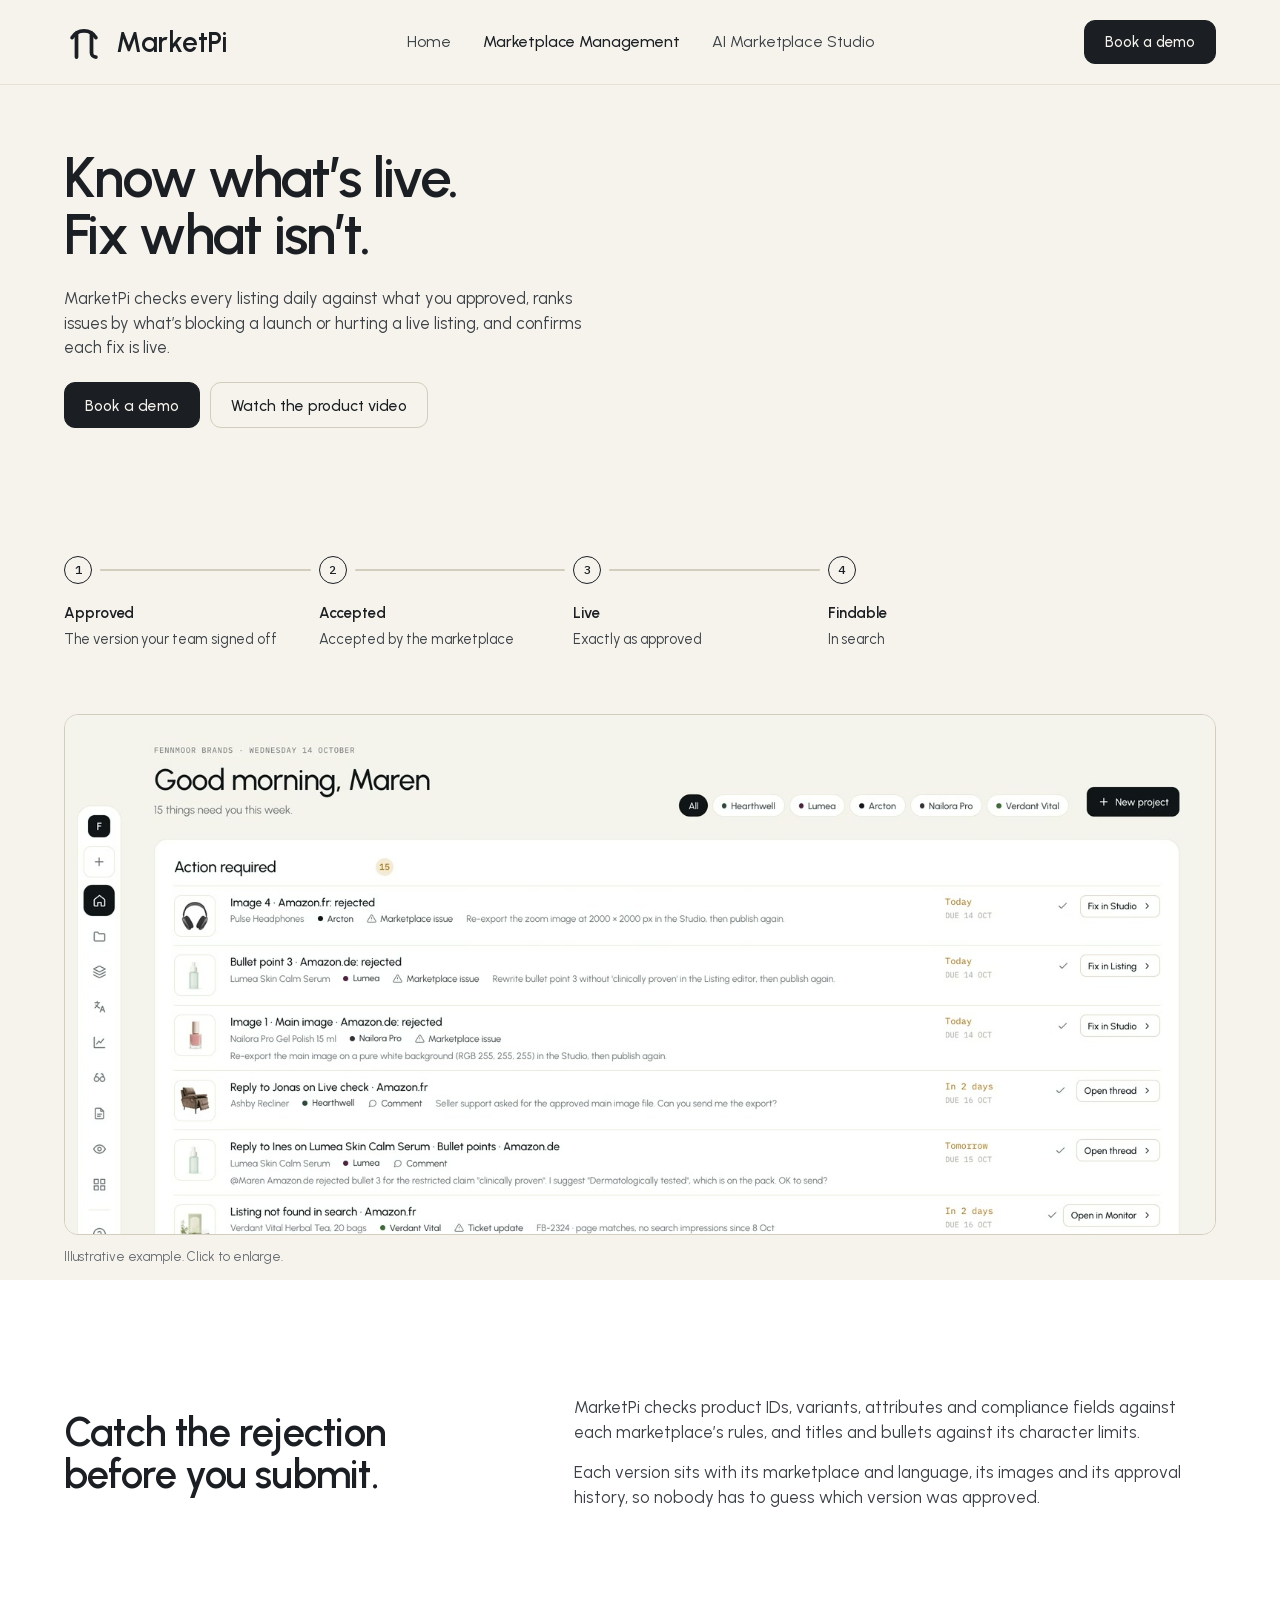
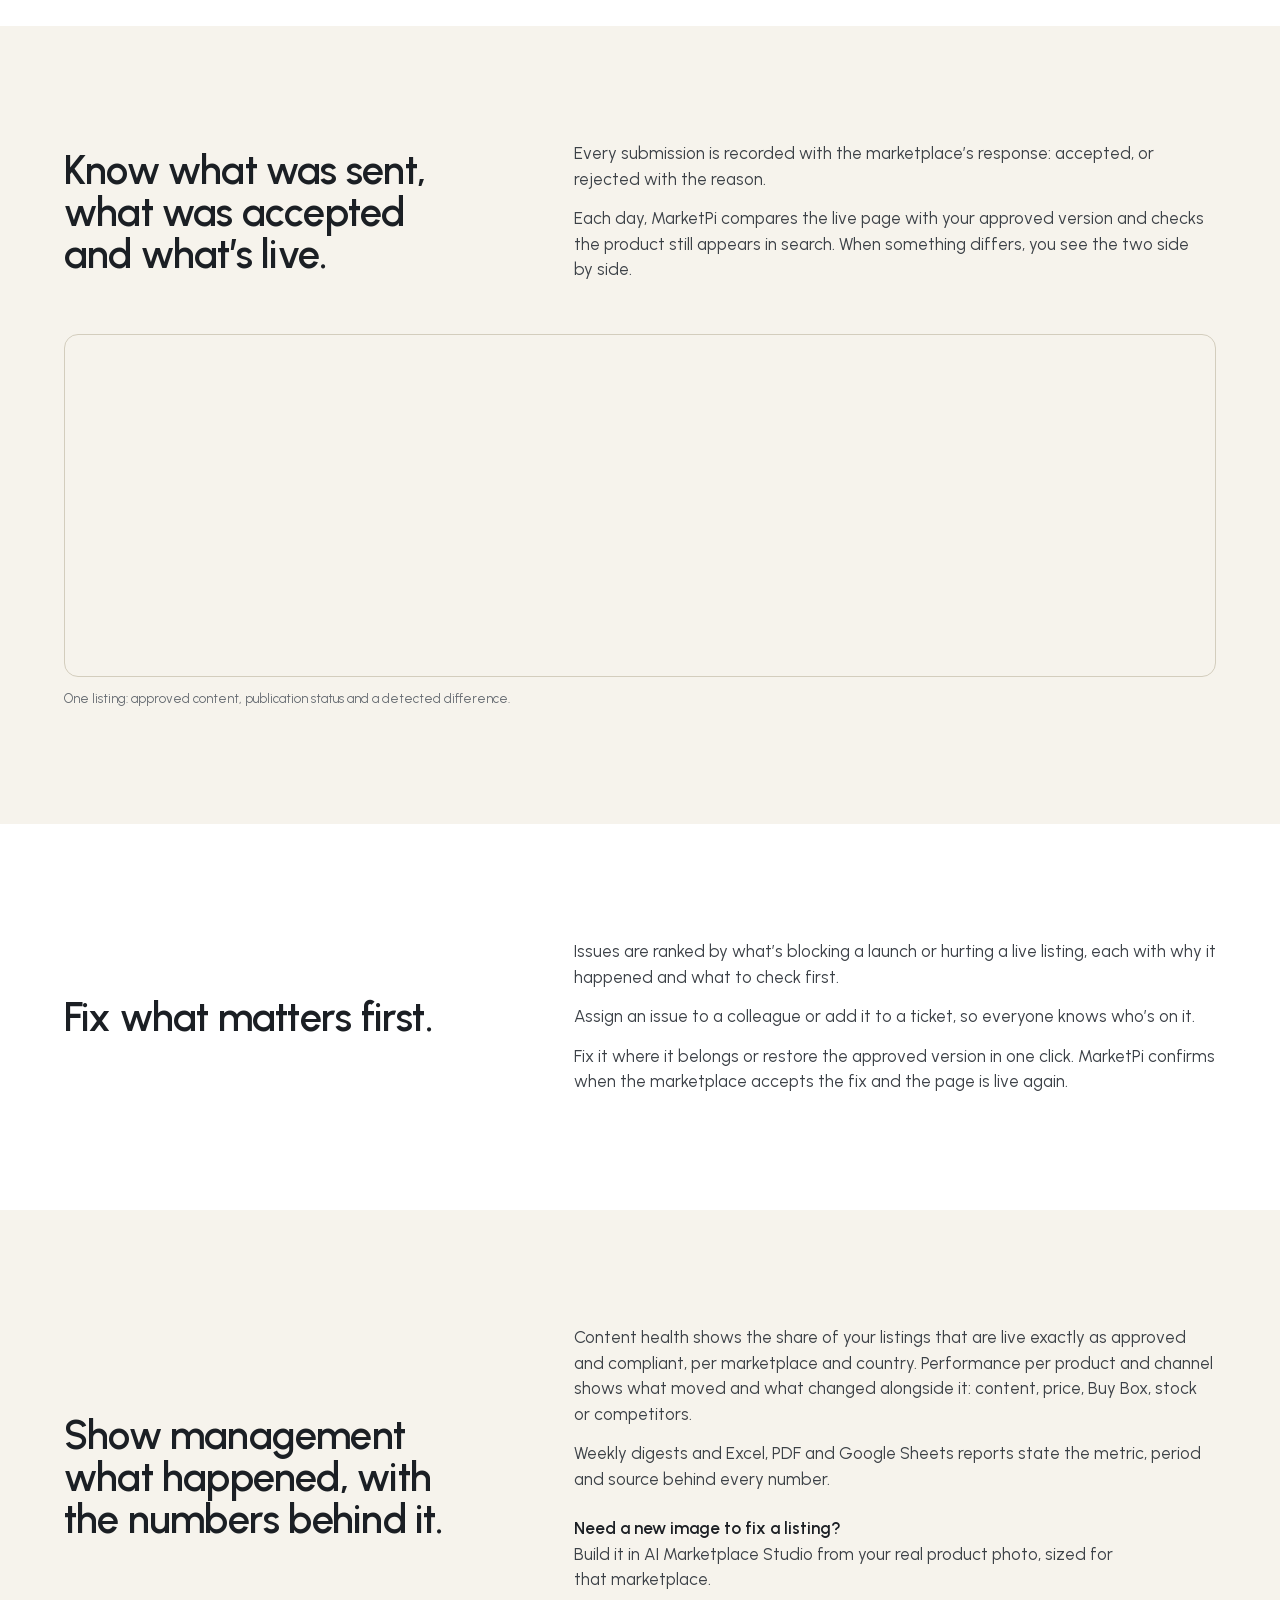
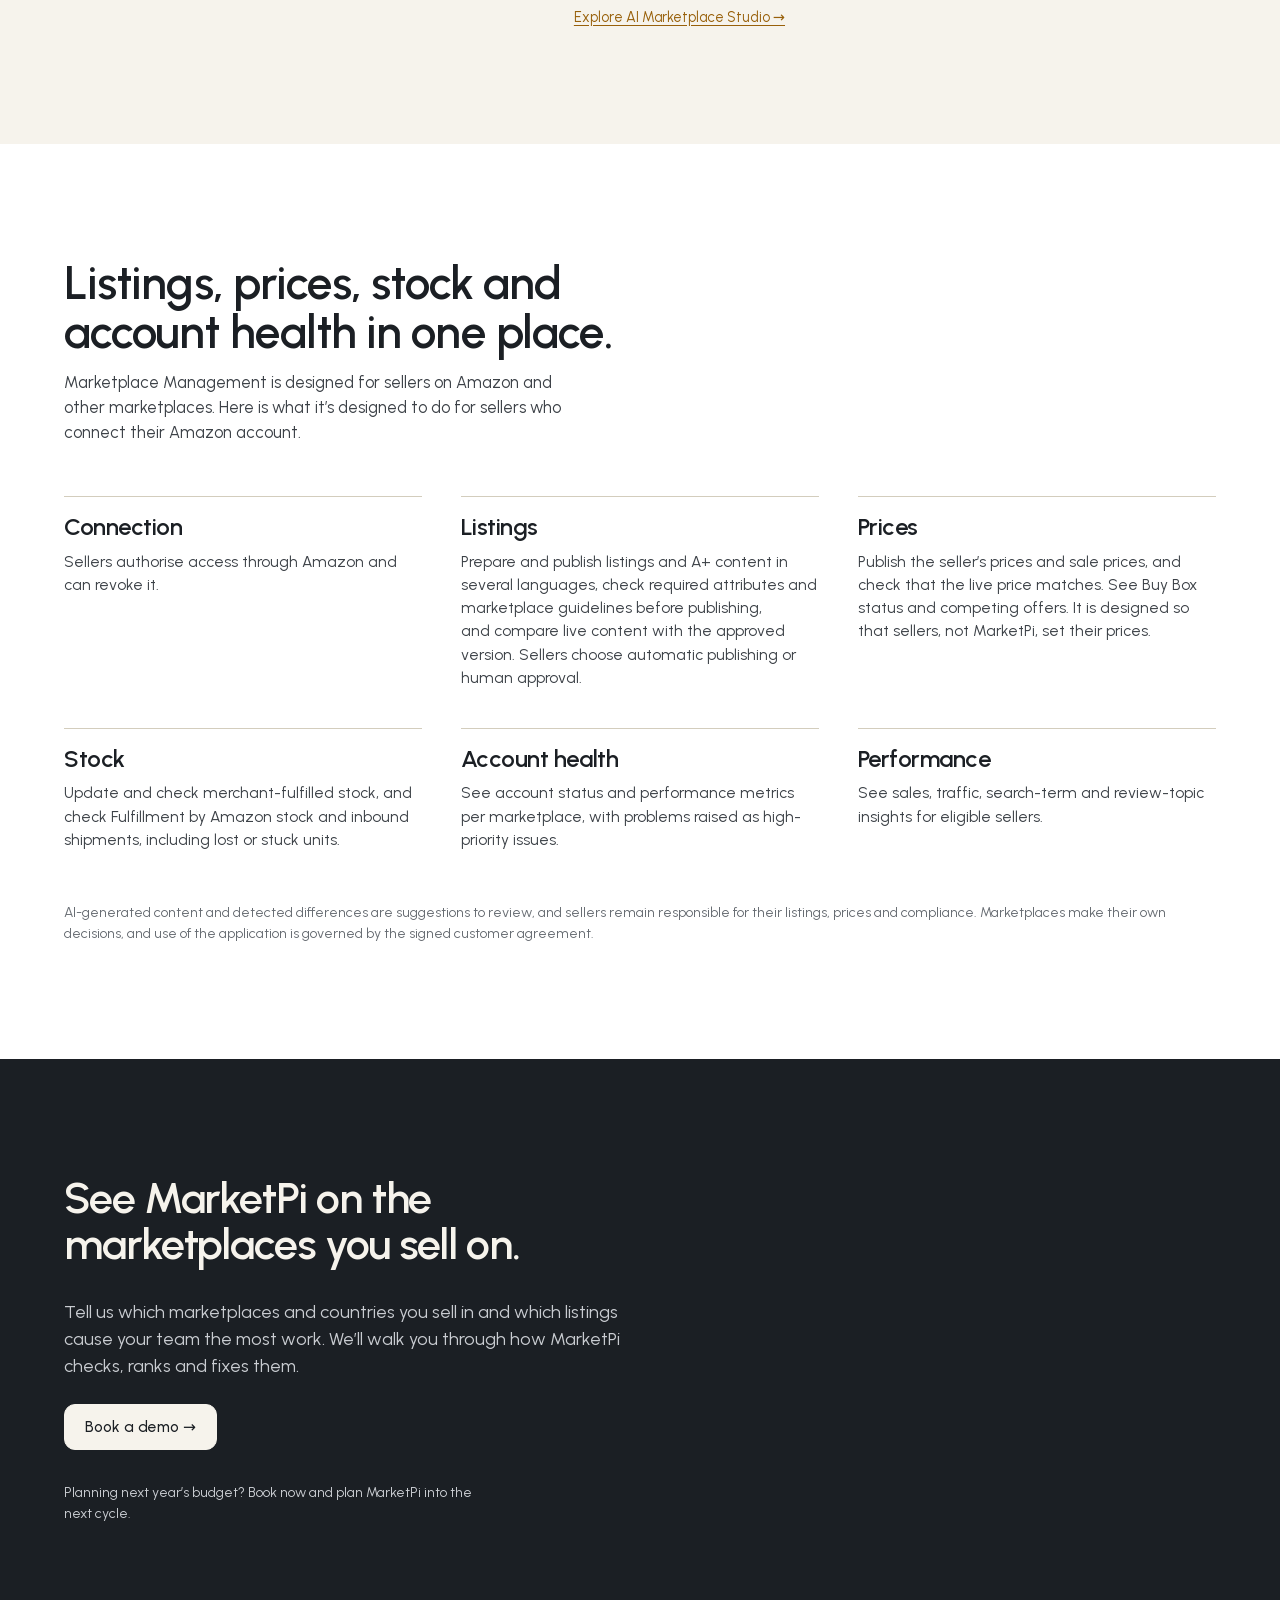
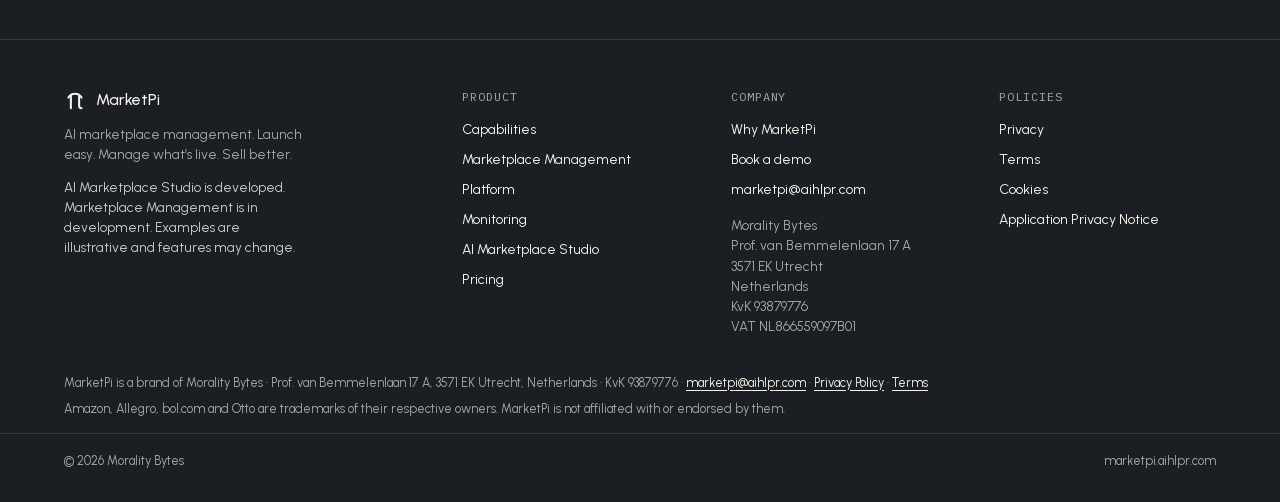
<file: marketplace-management.html>
<!DOCTYPE html>
<html lang="en"><head>
<meta charset="utf-8">
<title>Marketplace Management | MarketPi</title>
<meta name="viewport" content="width=device-width, initial-scale=1">
<link rel="canonical" href="https://marketpi.aihlpr.com/marketplace-management">
<meta name="description" content="MarketPi checks every listing daily against what you approved, ranks issues by what's blocking a launch or hurting a live listing, and confirms each fix is accepted and live.">
<link rel="stylesheet" href="assets/css/site.css">
<script>document.documentElement.classList.add('js');setTimeout(function(){if(!window.__site)document.documentElement.classList.remove('js')},3000)</script>

<style id="__om-edit-overrides"></style>
</head>
<body class="mm">
<a class="skip" href="#main">Skip to content</a>
<nav class="nav" aria-label="Main navigation"><div class="wrap"><a class="brand" href="/"><svg viewBox="0 0 64 64" fill="none" stroke="currentColor" stroke-width="6" stroke-linecap="round" aria-hidden="true"><path d="M12.95 25 A22 22 0 0 1 51.05 25"></path><path d="M20 17.6 V56"></path><path d="M44 17.6 V49 A7 7 0 0 0 51 56"></path></svg>MarketPi</a><div class="links"><a href="/">Home</a><a href="/marketplace-management" aria-current="page">Marketplace Management</a><a href="/studio">AI Marketplace Studio</a></div><a class="btn" href="https://bookings.cloud.microsoft/book/MarketPiDemo3@aihlpr.com/?ismsaljsauthenabled" target="_blank" rel="noopener">Book a demo</a><details class="menu"><summary aria-label="Open menu"><svg viewBox="0 0 24 24" fill="none" stroke="currentColor" stroke-width="2" stroke-linecap="round" aria-hidden="true"><path d="M4 7h16M4 12h16M4 17h16"></path></svg></summary><div class="menu-list" onclick="this.parentNode.open=false"><a href="/">Home</a><a href="/marketplace-management" aria-current="page">Marketplace Management</a><a href="/studio">AI Marketplace Studio</a></div></details></div></nav>

<main id="main" tabindex="-1">
<header class="sec hero mm-hero" id="top" data-screen-label="01 Hero"><div class="wrap">
<div class="head"><h1 class="rv">Know what’s live.<br>Fix what isn’t.</h1><p class="lede rv d1">MarketPi checks every listing daily against what you approved, ranks issues by what’s blocking a launch or hurting a live listing, and confirms each fix is live.</p><div class="cta rv d2"><a class="btn" href="https://bookings.cloud.microsoft/book/MarketPiDemo3@aihlpr.com/?ismsaljsauthenabled" target="_blank" rel="noopener">Book a demo</a><a class="btn g" href="/#platform">Watch the product video</a></div></div>
<ol class="rail rv d2" aria-label="The four states MarketPi checks every day"><li class="st"><span class="dot" aria-hidden="true">1</span><span class="sl">Approved</span><p>The version your team signed off</p></li><li class="st"><span class="dot" aria-hidden="true">2</span><span class="sl">Accepted</span><p>Accepted by the marketplace</p></li><li class="st"><span class="dot" aria-hidden="true">3</span><span class="sl">Live</span><p>Exactly as approved</p></li><li class="st"><span class="dot" aria-hidden="true">4</span><span class="sl">Findable</span><p>In search</p></li></ol>
<figure class="shot rv d2"><button class="zoom" type="button" aria-label="Enlarge screenshot"><picture><source media="(max-width:640px)" srcset="assets/images/catalogue-overview-phone.jpg" width="810" height="740"><img src="assets/images/catalogue-overview.webp" srcset="assets/images/catalogue-overview-1551.jpg 1551w, assets/images/catalogue-overview.webp 3102w" sizes="(max-width:1280px) 92vw, 1152px" alt="MarketPi catalogue overview: the Action required list across brands, each item with its due date, owner and where to fix it" width="3102" height="1400"></picture></button><figcaption>Illustrative example. Click to enlarge.</figcaption></figure>
</div></header>

<section class="sec w" id="ready" data-screen-label="02 Before you publish"><div class="wrap">
<div class="split"><div class="head rv"><h2>Catch the rejection<br>before you submit.</h2></div><div class="copy rv d1"><p>MarketPi checks product IDs, variants, attributes and compliance fields against each marketplace’s rules, and titles and bullets against its character limits.</p><p>Each version sits with its marketplace and language, its images and its approval history, so nobody has to guess which version was approved.</p></div></div>
</div></section>

<section class="sec" id="publication" data-screen-label="03 After submission"><div class="wrap">
<div class="split"><div class="head rv"><h2>Know what was sent, what was accepted and what’s live.</h2></div><div class="copy rv d1"><p>Every submission is recorded with the marketplace’s response: accepted, or rejected with the reason.</p><p>Each day, MarketPi compares the live page with your approved version and checks the product still appears in search. When something differs, you see the two side by side.</p></div></div>
<figure class="shot rv d1"><button class="zoom" type="button" aria-label="Enlarge screenshot"><picture><source media="(max-width:640px)" srcset="assets/images/listing-amazon-fr-phone.jpg" width="480" height="226"><img src="assets/images/listing-amazon-fr.webp" loading="lazy" decoding="async" alt="One listing on Amazon.fr: approved content, the accepted submission with its marketplace reference, and the live listing marked Different at the latest check" width="1940" height="576"></picture></button><figcaption>One listing: approved content, publication status and a detected difference.</figcaption></figure>
</div></section>

<section class="sec w" id="action" data-screen-label="04 Fix what matters first"><div class="wrap">
<div class="split"><div class="head rv"><h2>Fix what matters first.</h2></div><div class="copy rv d1"><p>Issues are ranked by what’s blocking a launch or hurting a live listing, each with why it happened and what to check first.</p><p>Assign an issue to a colleague or add it to a ticket, so everyone knows who’s on it.</p><p>Fix it where it belongs or restore the approved version in one click. MarketPi confirms when the marketplace accepts the fix and the page is live again.</p></div></div>
</div></section>

<section class="sec" id="reporting" data-screen-label="05 Reporting and oversight"><div class="wrap">
<div class="split"><div class="head rv"><h2>Show management what happened, with the numbers behind it.</h2></div><div class="copy rv d1"><p>Content health shows the share of your listings that are live exactly as approved and compliant, per marketplace and country. Performance per product and channel shows what moved and what changed alongside it: content, price, Buy Box, stock or competitors.</p><p>Weekly digests and Excel, PDF and Google Sheets reports state the metric, period and source behind every number.</p><p class="xlink"><strong>Need a new image to fix a listing?</strong><br>Build it in AI Marketplace Studio from your real product photo, sized for that marketplace.</p><a class="more" href="/studio">Explore AI Marketplace Studio →</a></div></div>
</div></section>

<section class="sec w" id="amazon" data-screen-label="06 For Amazon sellers"><div class="wrap">
<div class="head rv"><h2>Listings, prices, stock and account health in one place.</h2><p>Marketplace Management is designed for sellers on Amazon and other marketplaces. Here is what it’s designed to do for sellers who connect their Amazon account.</p></div>
<div class="states rv d1"><article><h3>Connection</h3><p>Sellers authorise access through Amazon and can revoke it.</p></article><article><h3>Listings</h3><p>Prepare and publish listings and A+ content in several languages, check required attributes and marketplace guidelines before publishing, and compare live content with the approved version. Sellers choose automatic publishing or human approval.</p></article><article><h3>Prices</h3><p>Publish the seller’s prices and sale prices, and check that the live price matches. See Buy Box status and competing offers. It is designed so that sellers, not MarketPi, set their prices.</p></article><article><h3>Stock</h3><p>Update and check merchant-fulfilled stock, and check Fulfillment by Amazon stock and inbound shipments, including lost or stuck units.</p></article><article><h3>Account health</h3><p>See account status and performance metrics per marketplace, with problems raised as high-priority issues.</p></article><article><h3>Performance</h3><p>See sales, traffic, search-term and review-topic insights for eligible sellers.</p></article></div>
<p class="note rv d1">AI-generated content and detected differences are suggestions to review, and sellers remain responsible for their listings, prices and compliance. Marketplaces make their own decisions, and use of the application is governed by the signed customer agreement.</p>
</div></section>

<section class="sec d close" id="demo" data-screen-label="07 Closing"><div class="wrap">
<div class="head rv"><h2>See MarketPi on the marketplaces you sell on.</h2><p>Tell us which marketplaces and countries you sell in and which listings cause your team the most work. We’ll walk you through how MarketPi checks, ranks and fixes them.</p><div class="cta rv d1"><a class="btn" href="https://bookings.cloud.microsoft/book/MarketPiDemo3@aihlpr.com/?ismsaljsauthenabled" target="_blank" rel="noopener">Book a demo →</a></div><p class="note rv d1">Planning next year’s budget? Book now and plan MarketPi into the next cycle.</p></div>
</div></section>

</main>

<footer><div class="wrap ft">
<div class="fb"><a class="brand" href="/"><svg viewBox="0 0 64 64" fill="none" stroke="currentColor" stroke-width="6" stroke-linecap="round" aria-hidden="true"><path d="M12.95 25 A22 22 0 0 1 51.05 25"></path><path d="M20 17.6 V56"></path><path d="M44 17.6 V49 A7 7 0 0 0 51 56"></path></svg>MarketPi</a><p>AI marketplace management. Launch easy. Manage what’s live. Sell better.</p><p class="co">AI Marketplace Studio is developed. Marketplace Management is in development. Examples are illustrative and features may change.</p></div>
<div class="fc"><span class="k">Product</span><a href="/#capabilities">Capabilities</a><a href="/marketplace-management">Marketplace Management</a><a href="/#platform">Platform</a><a href="/#monitor">Monitoring</a><a href="/studio">AI Marketplace Studio</a><a href="/#pricing">Pricing</a></div>
<div class="fc"><span class="k">Company</span><a href="/#why">Why MarketPi</a><a href="https://bookings.cloud.microsoft/book/MarketPiDemo3@aihlpr.com/?ismsaljsauthenabled" target="_blank" rel="noopener">Book a demo</a><a href="mailto:marketpi@aihlpr.com">marketpi@aihlpr.com</a><address>Morality Bytes<br>Prof. van Bemmelenlaan 17 A<br>3571 EK Utrecht<br>Netherlands<br>KvK 93879776<br>VAT NL866559097B01</address></div>
<div class="fc"><span class="k">Policies</span><a href="/policies#privacy">Privacy</a><a href="/policies#terms">Terms</a><a href="/policies#cookies">Cookies</a><a href="/policies#application">Application Privacy Notice</a></div>
</div><div class="wrap legal"><p>MarketPi is a brand of Morality Bytes · Prof. van Bemmelenlaan 17 A, 3571 EK Utrecht, Netherlands · KvK 93879776 · <a href="mailto:marketpi@aihlpr.com">marketpi@aihlpr.com</a> · <a href="/policies#privacy">Privacy Policy</a> · <a href="/policies#terms">Terms</a></p><p>Amazon, Allegro, bol.com and Otto are trademarks of their respective owners. MarketPi is not affiliated with or endorsed by them.</p></div><div class="wrap fl"><span>© 2026 Morality Bytes</span><span>marketpi.aihlpr.com</span></div></footer>
<dialog class="lbx" id="lbx" aria-label="Enlarged image"><button class="lbx-x" type="button" aria-label="Close"><svg viewBox="0 0 24 24" fill="none" stroke="currentColor" stroke-width="2" stroke-linecap="round" aria-hidden="true"><path d="M6 6l12 12M18 6L6 18"/></svg></button><img alt=""></dialog>
<script src="assets/js/site.js"></script>


</body></html>
</file>
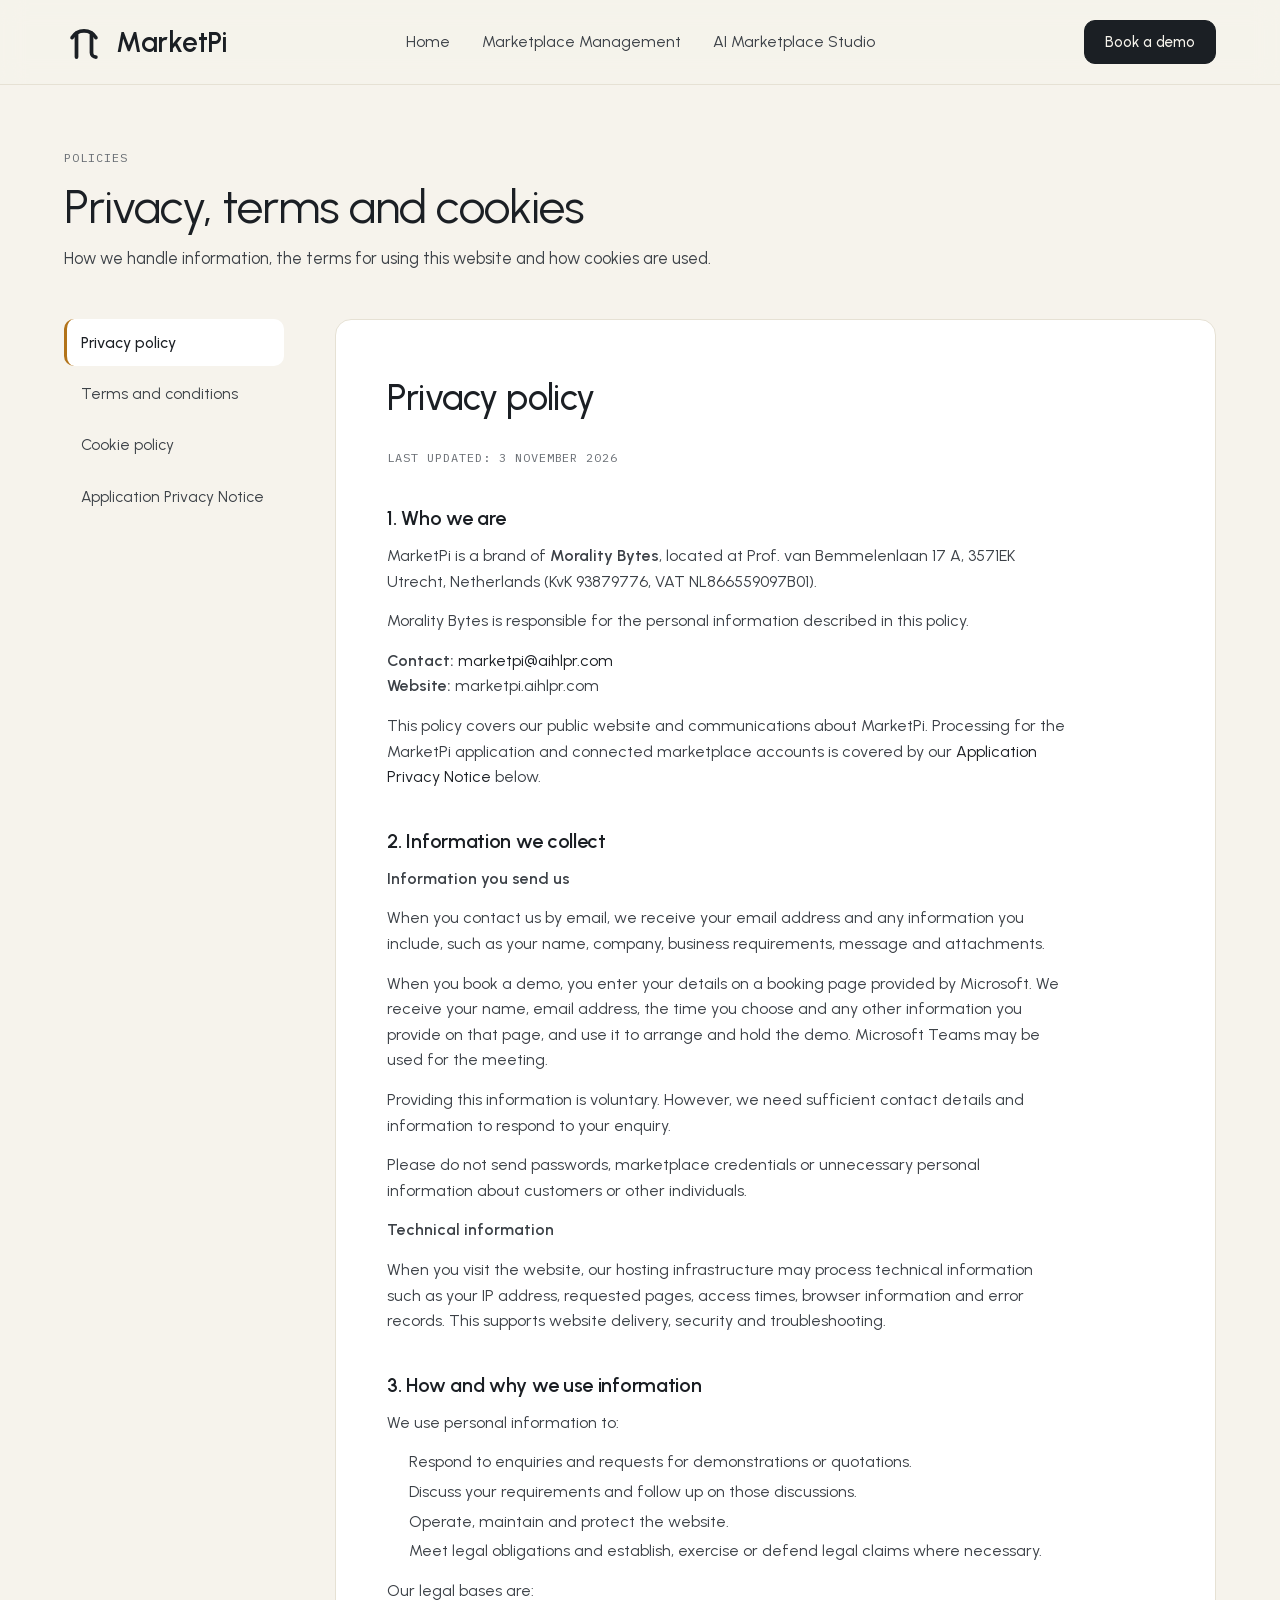
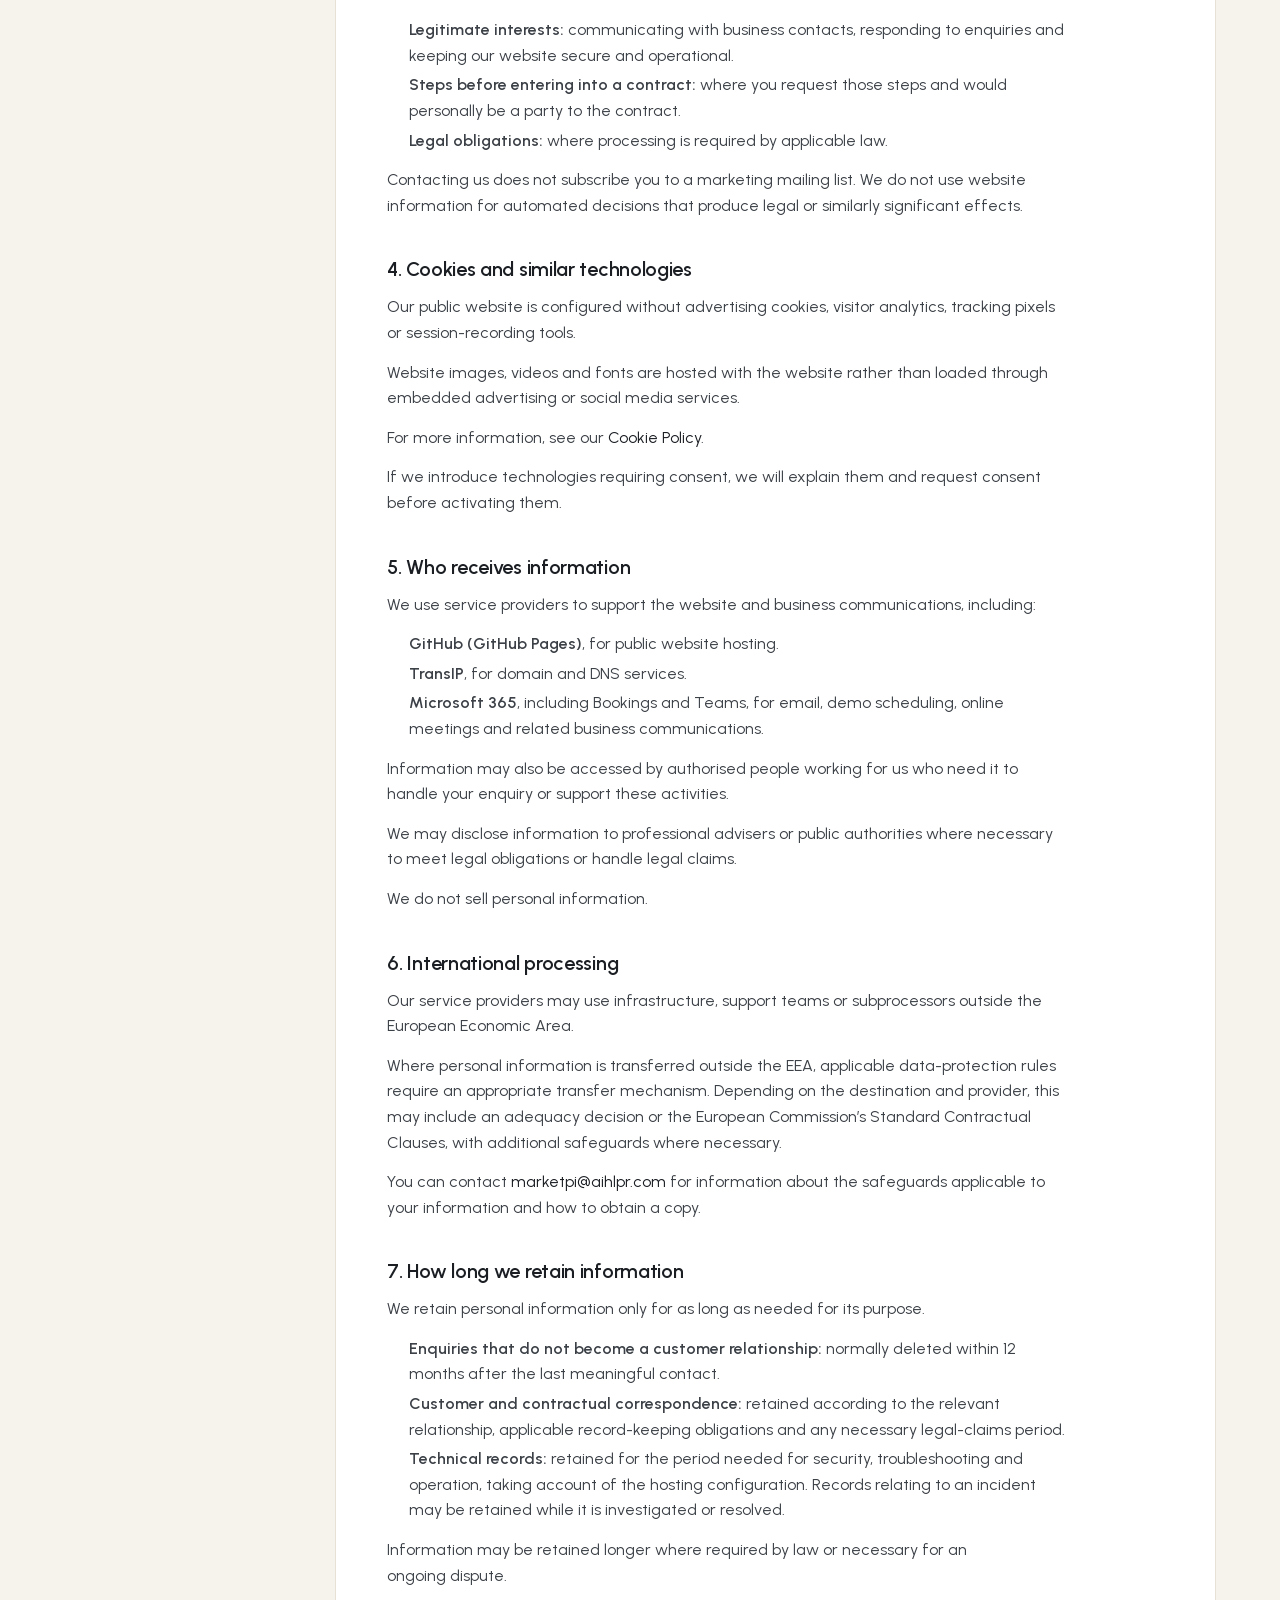
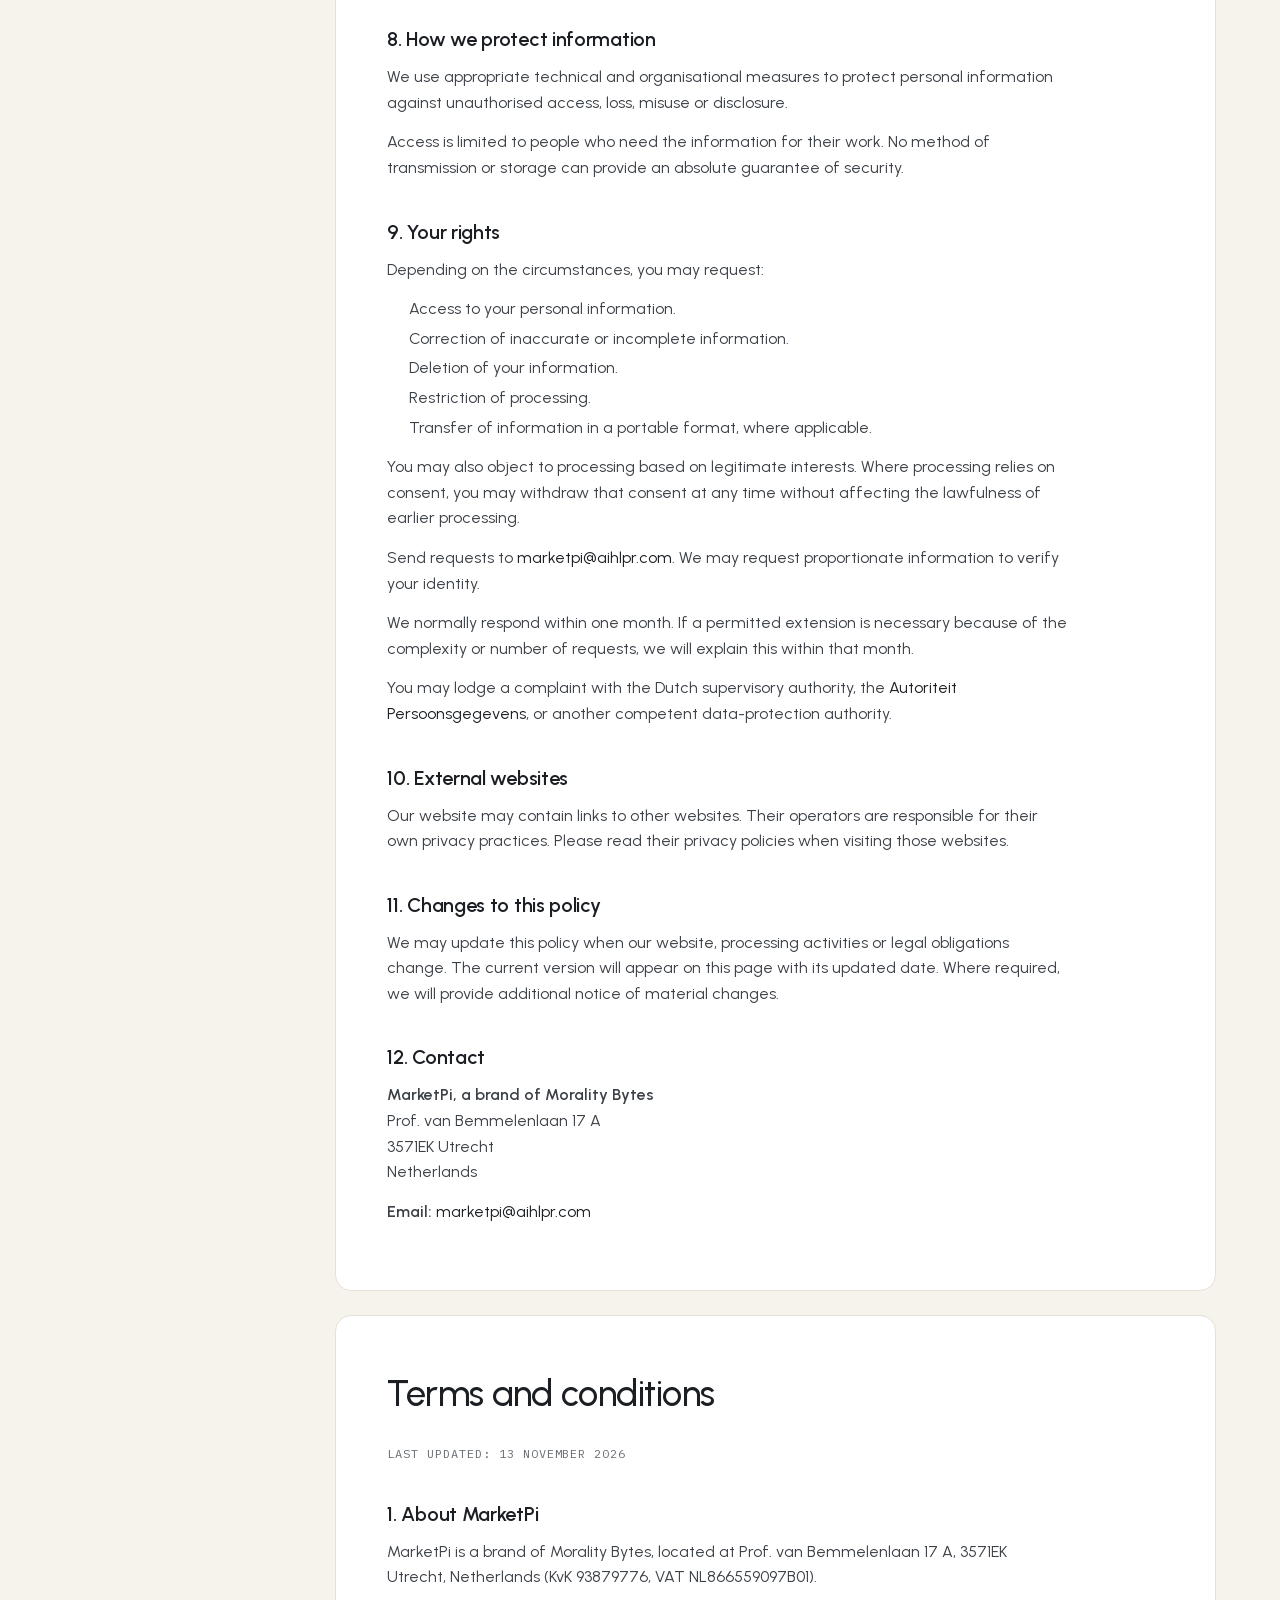
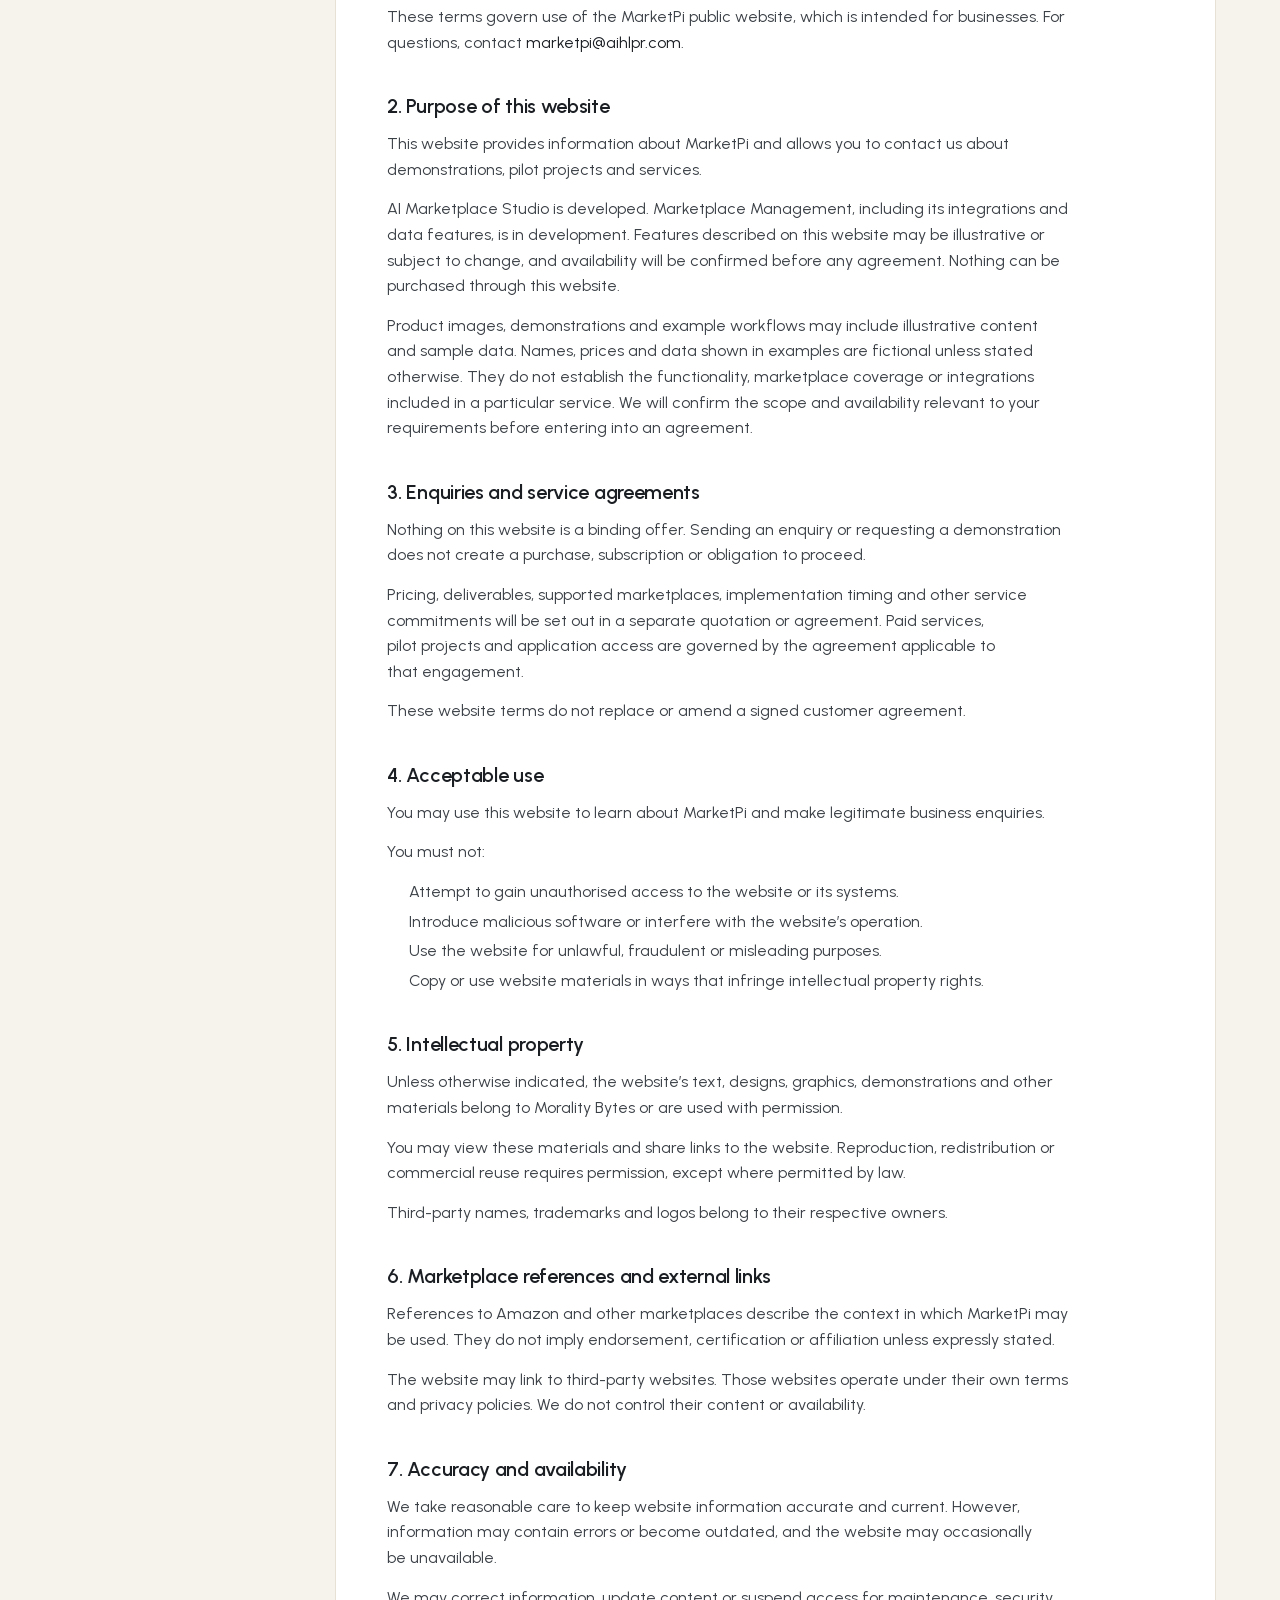
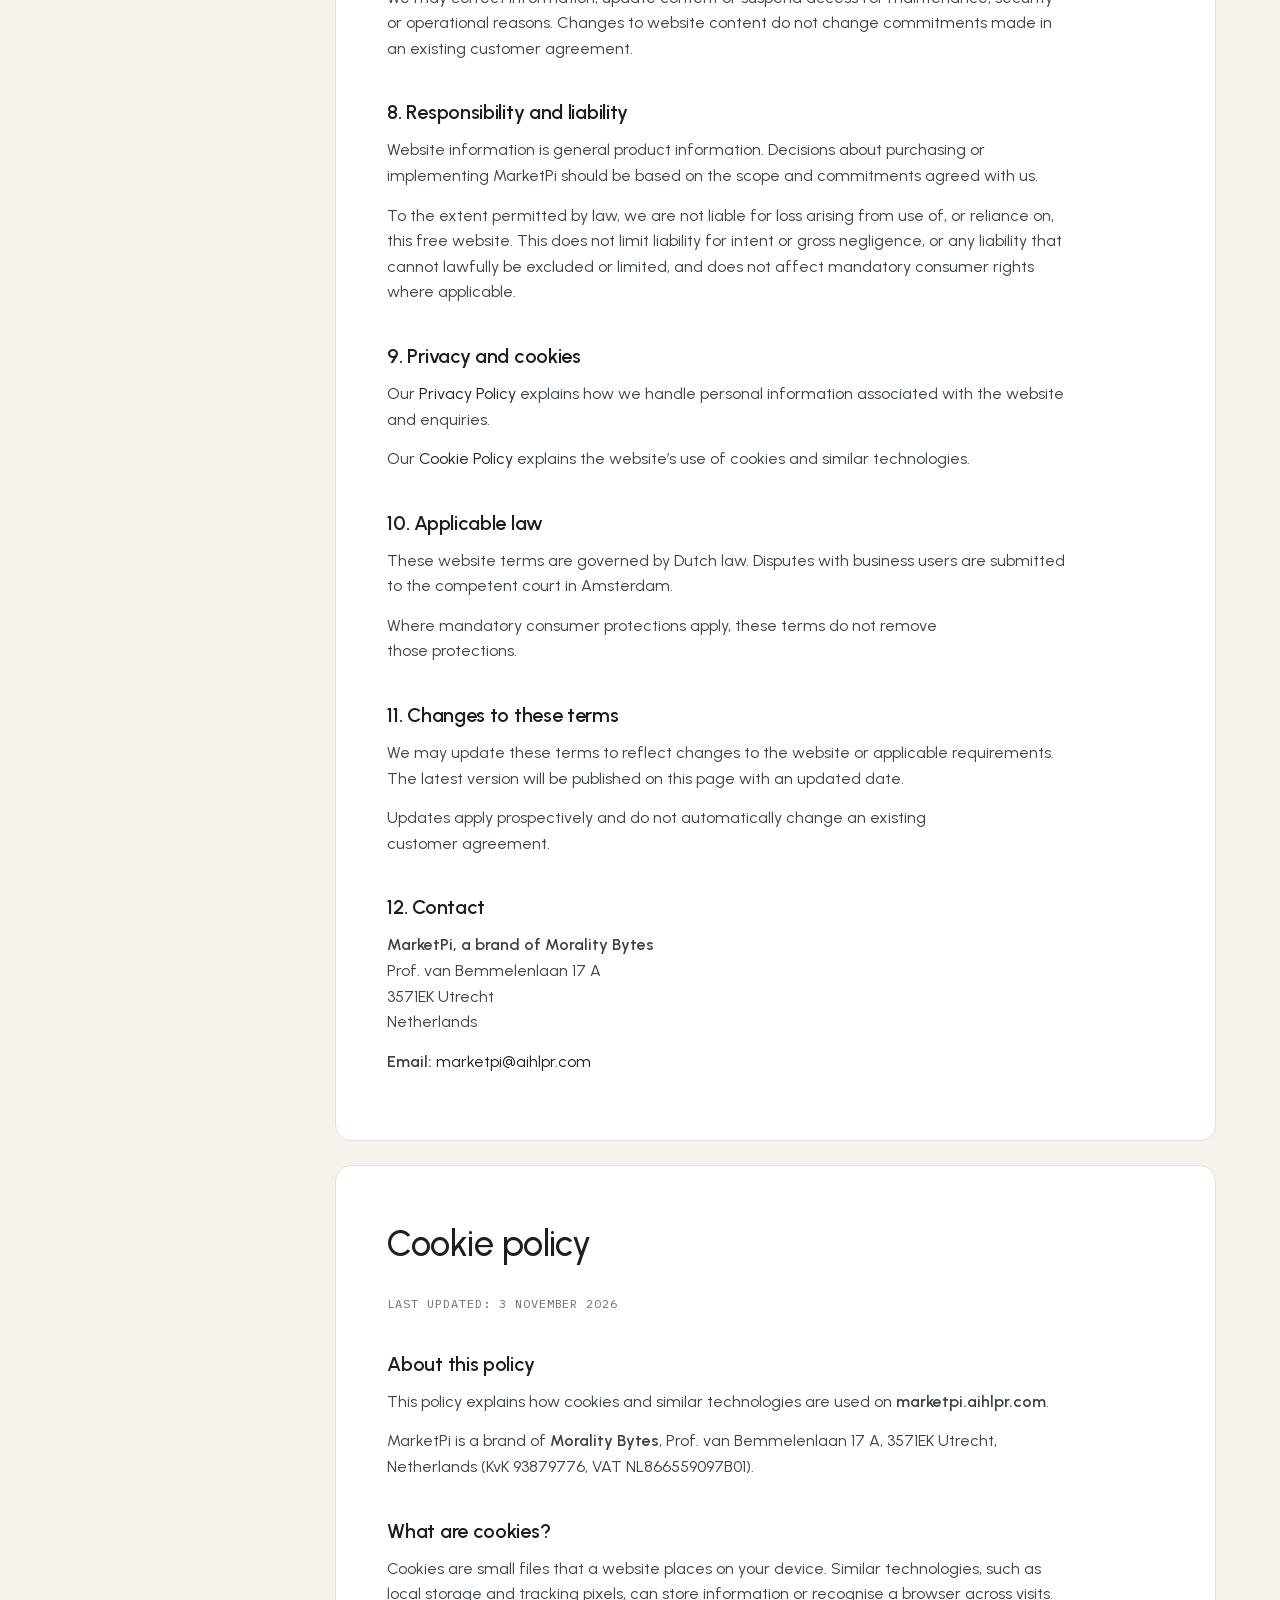
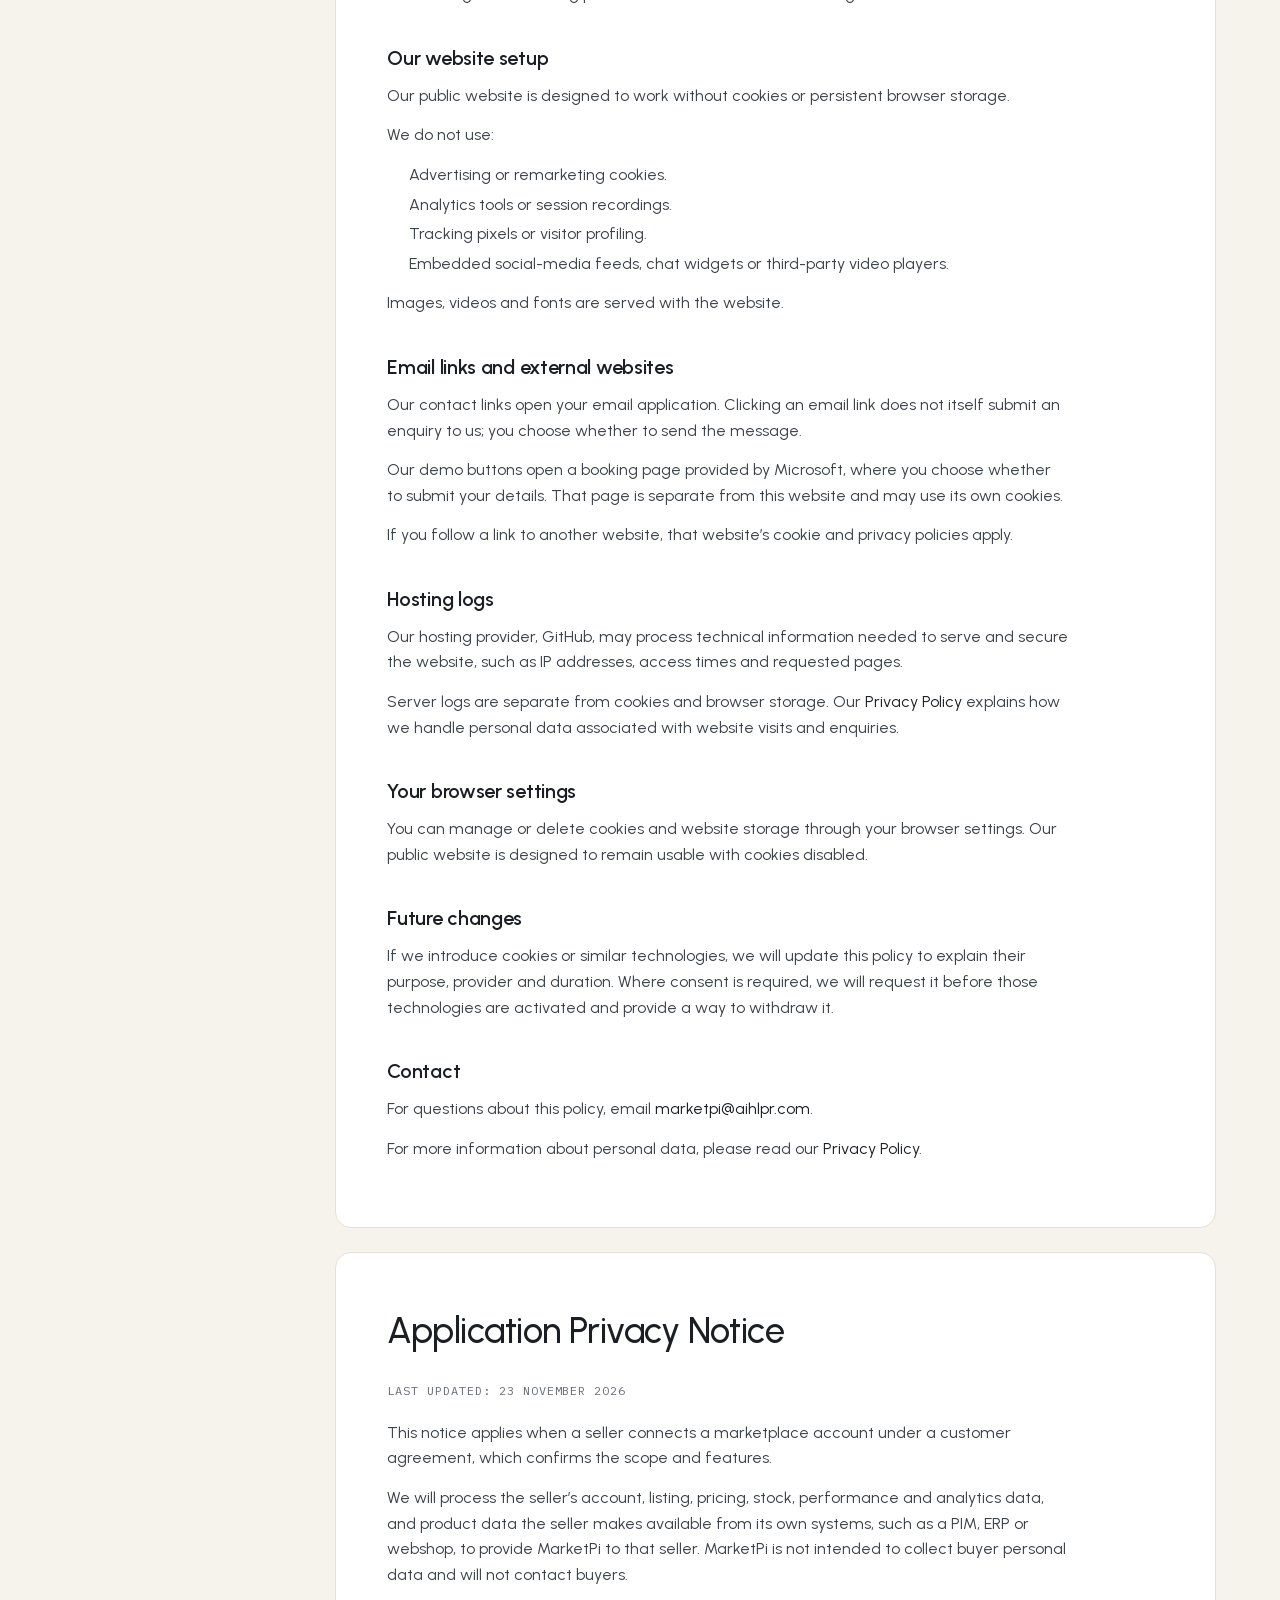
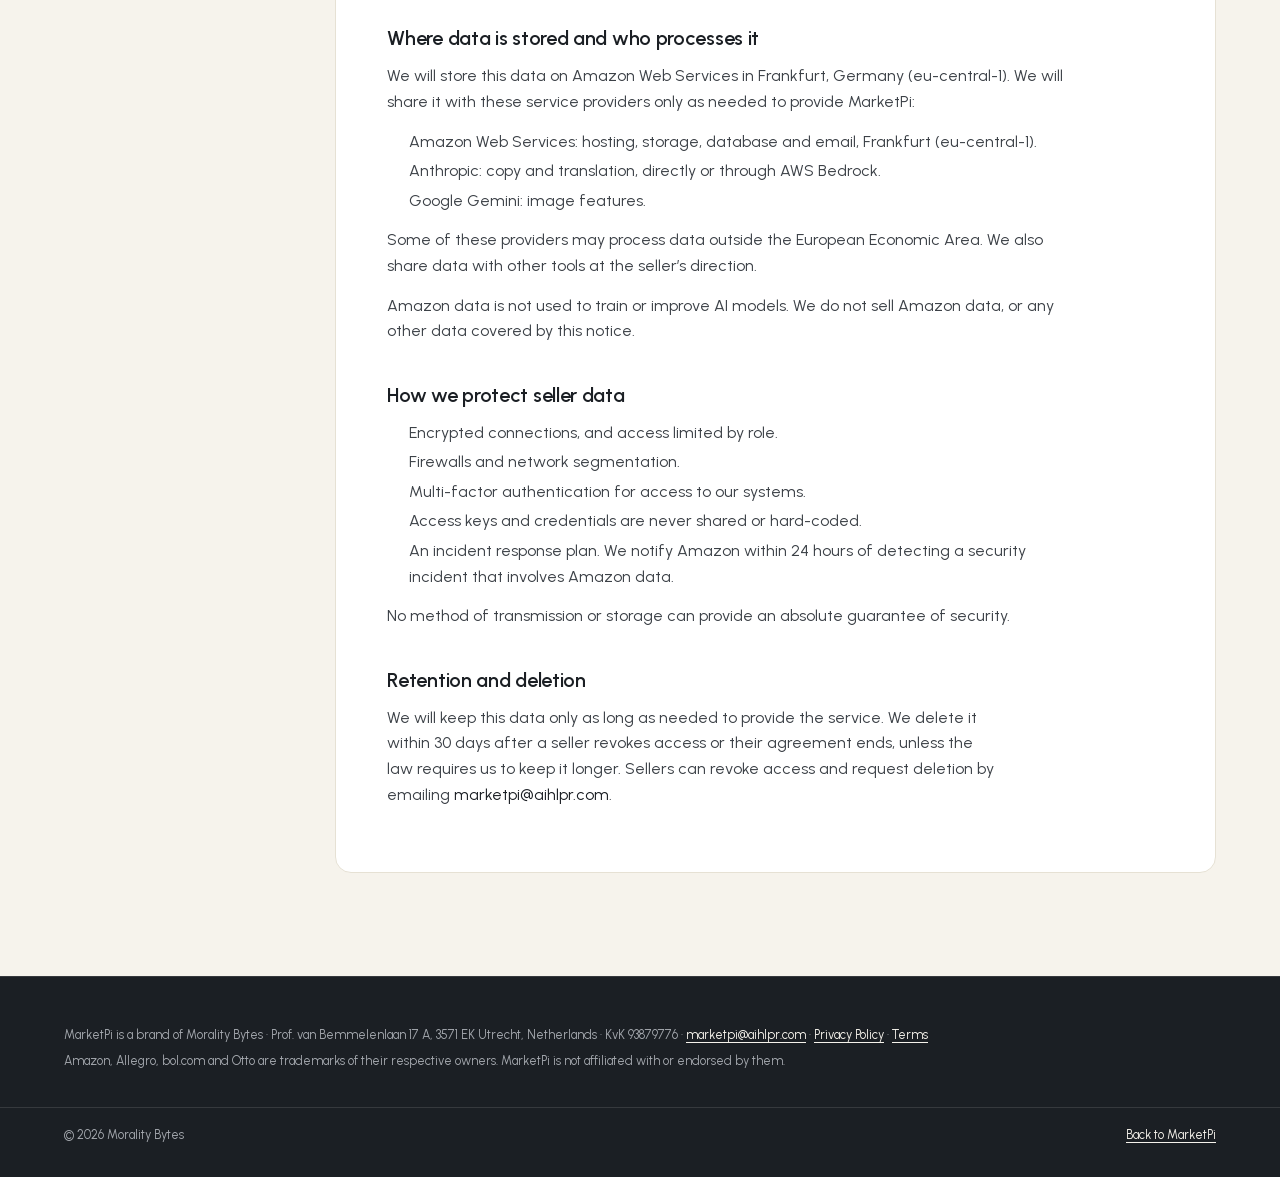
<file: policies.html>
<!DOCTYPE html>
<html lang="en"><head>
<meta charset="utf-8">
<title>Policies | MarketPi</title>
<meta name="viewport" content="width=device-width, initial-scale=1">
<meta name="robots" content="noindex">
<style>/* cyrillic-ext */
@font-face {
  font-family: 'IBM Plex Mono';
  font-style: normal;
  font-weight: 400;
  font-display: swap;
  src: url("assets/fonts/ibm-plex-mono-400-cyrillic-ext.woff2") format('woff2');
  unicode-range: U+0460-052F, U+1C80-1C8A, U+20B4, U+2DE0-2DFF, U+A640-A69F, U+FE2E-FE2F;
}
/* cyrillic */
@font-face {
  font-family: 'IBM Plex Mono';
  font-style: normal;
  font-weight: 400;
  font-display: swap;
  src: url("assets/fonts/ibm-plex-mono-400-cyrillic.woff2") format('woff2');
  unicode-range: U+0301, U+0400-045F, U+0490-0491, U+04B0-04B1, U+2116;
}
/* vietnamese */
@font-face {
  font-family: 'IBM Plex Mono';
  font-style: normal;
  font-weight: 400;
  font-display: swap;
  src: url("assets/fonts/ibm-plex-mono-400-vietnamese.woff2") format('woff2');
  unicode-range: U+0102-0103, U+0110-0111, U+0128-0129, U+0168-0169, U+01A0-01A1, U+01AF-01B0, U+0300-0301, U+0303-0304, U+0308-0309, U+0323, U+0329, U+1EA0-1EF9, U+20AB;
}
/* latin-ext */
@font-face {
  font-family: 'IBM Plex Mono';
  font-style: normal;
  font-weight: 400;
  font-display: swap;
  src: url("assets/fonts/ibm-plex-mono-400-latin-ext.woff2") format('woff2');
  unicode-range: U+0100-02BA, U+02BD-02C5, U+02C7-02CC, U+02CE-02D7, U+02DD-02FF, U+0304, U+0308, U+0329, U+1D00-1DBF, U+1E00-1E9F, U+1EF2-1EFF, U+2020, U+20A0-20AB, U+20AD-20C4, U+2113, U+2C60-2C7F, U+A720-A7FF;
}
/* latin */
@font-face {
  font-family: 'IBM Plex Mono';
  font-style: normal;
  font-weight: 400;
  font-display: swap;
  src: url("assets/fonts/ibm-plex-mono-400-latin.woff2") format('woff2');
  unicode-range: U+0000-00FF, U+0131, U+0152-0153, U+02BB-02BC, U+02C6, U+02DA, U+02DC, U+0304, U+0308, U+0329, U+2000-206F, U+20AC, U+2122, U+2191, U+2193, U+2212, U+2215, U+FEFF, U+FFFD;
}
/* cyrillic-ext */
@font-face {
  font-family: 'IBM Plex Mono';
  font-style: normal;
  font-weight: 500;
  font-display: swap;
  src: url("assets/fonts/ibm-plex-mono-500-cyrillic-ext.woff2") format('woff2');
  unicode-range: U+0460-052F, U+1C80-1C8A, U+20B4, U+2DE0-2DFF, U+A640-A69F, U+FE2E-FE2F;
}
/* cyrillic */
@font-face {
  font-family: 'IBM Plex Mono';
  font-style: normal;
  font-weight: 500;
  font-display: swap;
  src: url("assets/fonts/ibm-plex-mono-500-cyrillic.woff2") format('woff2');
  unicode-range: U+0301, U+0400-045F, U+0490-0491, U+04B0-04B1, U+2116;
}
/* vietnamese */
@font-face {
  font-family: 'IBM Plex Mono';
  font-style: normal;
  font-weight: 500;
  font-display: swap;
  src: url("assets/fonts/ibm-plex-mono-500-vietnamese.woff2") format('woff2');
  unicode-range: U+0102-0103, U+0110-0111, U+0128-0129, U+0168-0169, U+01A0-01A1, U+01AF-01B0, U+0300-0301, U+0303-0304, U+0308-0309, U+0323, U+0329, U+1EA0-1EF9, U+20AB;
}
/* latin-ext */
@font-face {
  font-family: 'IBM Plex Mono';
  font-style: normal;
  font-weight: 500;
  font-display: swap;
  src: url("assets/fonts/ibm-plex-mono-500-latin-ext.woff2") format('woff2');
  unicode-range: U+0100-02BA, U+02BD-02C5, U+02C7-02CC, U+02CE-02D7, U+02DD-02FF, U+0304, U+0308, U+0329, U+1D00-1DBF, U+1E00-1E9F, U+1EF2-1EFF, U+2020, U+20A0-20AB, U+20AD-20C4, U+2113, U+2C60-2C7F, U+A720-A7FF;
}
/* latin */
@font-face {
  font-family: 'IBM Plex Mono';
  font-style: normal;
  font-weight: 500;
  font-display: swap;
  src: url("assets/fonts/ibm-plex-mono-500-latin.woff2") format('woff2');
  unicode-range: U+0000-00FF, U+0131, U+0152-0153, U+02BB-02BC, U+02C6, U+02DA, U+02DC, U+0304, U+0308, U+0329, U+2000-206F, U+20AC, U+2122, U+2191, U+2193, U+2212, U+2215, U+FEFF, U+FFFD;
}
/* latin-ext */
@font-face {
  font-family: 'Urbanist';
  font-style: normal;
  font-weight: 400;
  font-display: swap;
  src: url("assets/fonts/urbanist-400-latin-ext.woff2") format('woff2');
  unicode-range: U+0100-02BA, U+02BD-02C5, U+02C7-02CC, U+02CE-02D7, U+02DD-02FF, U+0304, U+0308, U+0329, U+1D00-1DBF, U+1E00-1E9F, U+1EF2-1EFF, U+2020, U+20A0-20AB, U+20AD-20C4, U+2113, U+2C60-2C7F, U+A720-A7FF;
}
/* latin */
@font-face {
  font-family: 'Urbanist';
  font-style: normal;
  font-weight: 400;
  font-display: swap;
  src: url("assets/fonts/urbanist-400-latin.woff2") format('woff2');
  unicode-range: U+0000-00FF, U+0131, U+0152-0153, U+02BB-02BC, U+02C6, U+02DA, U+02DC, U+0304, U+0308, U+0329, U+2000-206F, U+20AC, U+2122, U+2191, U+2193, U+2212, U+2215, U+FEFF, U+FFFD;
}
/* latin-ext */
@font-face {
  font-family: 'Urbanist';
  font-style: normal;
  font-weight: 500;
  font-display: swap;
  src: url("assets/fonts/urbanist-400-latin-ext.woff2") format('woff2');
  unicode-range: U+0100-02BA, U+02BD-02C5, U+02C7-02CC, U+02CE-02D7, U+02DD-02FF, U+0304, U+0308, U+0329, U+1D00-1DBF, U+1E00-1E9F, U+1EF2-1EFF, U+2020, U+20A0-20AB, U+20AD-20C4, U+2113, U+2C60-2C7F, U+A720-A7FF;
}
/* latin */
@font-face {
  font-family: 'Urbanist';
  font-style: normal;
  font-weight: 500;
  font-display: swap;
  src: url("assets/fonts/urbanist-400-latin.woff2") format('woff2');
  unicode-range: U+0000-00FF, U+0131, U+0152-0153, U+02BB-02BC, U+02C6, U+02DA, U+02DC, U+0304, U+0308, U+0329, U+2000-206F, U+20AC, U+2122, U+2191, U+2193, U+2212, U+2215, U+FEFF, U+FFFD;
}
/* latin-ext */
@font-face {
  font-family: 'Urbanist';
  font-style: normal;
  font-weight: 600;
  font-display: swap;
  src: url("assets/fonts/urbanist-400-latin-ext.woff2") format('woff2');
  unicode-range: U+0100-02BA, U+02BD-02C5, U+02C7-02CC, U+02CE-02D7, U+02DD-02FF, U+0304, U+0308, U+0329, U+1D00-1DBF, U+1E00-1E9F, U+1EF2-1EFF, U+2020, U+20A0-20AB, U+20AD-20C4, U+2113, U+2C60-2C7F, U+A720-A7FF;
}
/* latin */
@font-face {
  font-family: 'Urbanist';
  font-style: normal;
  font-weight: 600;
  font-display: swap;
  src: url("assets/fonts/urbanist-400-latin.woff2") format('woff2');
  unicode-range: U+0000-00FF, U+0131, U+0152-0153, U+02BB-02BC, U+02C6, U+02DA, U+02DC, U+0304, U+0308, U+0329, U+2000-206F, U+20AC, U+2122, U+2191, U+2193, U+2212, U+2215, U+FEFF, U+FFFD;
}
</style>
<style>:root{--ink:#1B1F24;--ink2:#3C4147;--ink3:#686D73;--cream:#F6F3EC;--sheet:#FBF9F4;--white:#FFFFFF;--line:#E6E1D4;--lineD:#D3CDBD;--amber:#B27319;--amberT:#F4EBD6;--good:#3F7A4F;--goodT:#E2ECE4;--bad:#B0453A;--badT:#F4DED9;--sans:'Urbanist',system-ui,sans-serif;--mono:'IBM Plex Mono',ui-monospace,monospace;--pad:clamp(20px,5vw,64px);--ease:cubic-bezier(.2,.7,.2,1)}
*{box-sizing:border-box}
html{scroll-behavior:smooth;scroll-padding-top:84px}
html,body{margin:0;background:var(--cream);color:var(--ink);font-family:var(--sans);font-size:17px;line-height:1.5;-webkit-font-smoothing:antialiased;overflow-x:clip}
a{color:var(--ink);text-decoration:none}a:hover{color:var(--amber)}
button{font:inherit;color:inherit;background:none;border:0;padding:0;cursor:pointer}
input{font:inherit;color:inherit}
img{display:block;max-width:100%;height:auto}
p{text-wrap:pretty;margin:0}
h1,h2,h3{margin:0;font-weight:500;letter-spacing:-.015em;text-wrap:balance}
ul,ol{margin:0;padding:0;list-style:none}
.k{font-family:var(--mono);font-size:12px;letter-spacing:.08em;text-transform:uppercase;color:var(--ink3)}
.mono{font-family:var(--mono)}
.wrap{width:100%;max-width:1280px;margin:0 auto;padding:0 var(--pad)}
.btn{display:inline-flex;align-items:center;justify-content:center;gap:8px;height:46px;padding:0 20px;border-radius:11px;border:1px solid var(--ink);background:var(--ink);color:var(--cream);font-size:15.5px;font-weight:500;white-space:nowrap;transition:background .15s,border-color .15s,color .15s}
.btn:hover{background:var(--amber);border-color:var(--amber);color:#fff}
.btn.g{background:transparent;color:var(--ink);border-color:var(--lineD)}.btn.g:hover{background:var(--white);border-color:var(--ink);color:var(--ink)}
.tag{display:inline-flex;align-items:center;gap:6px;min-height:22px;padding:2px 9px;border-radius:999px;border:1px solid var(--lineD);font-family:var(--mono);font-size:10.5px;letter-spacing:.06em;text-transform:uppercase;color:var(--ink2);white-space:nowrap}
.tag i{width:6px;height:6px;border-radius:50%;background:currentColor;flex:none}
.tag.good{background:var(--goodT);border-color:transparent;color:var(--good)}
.tag.bad{background:var(--badT);border-color:transparent;color:var(--bad)}
.tag.amber{background:var(--amberT);border-color:transparent;color:var(--amber)}
.tag.ink{background:var(--ink);border-color:var(--ink);color:var(--cream)}
/* reveal */
.rv{opacity:0;transform:translateY(18px);transition:opacity .8s var(--ease),transform .8s var(--ease)}
.rv.in{opacity:1;transform:none}
.d1{transition-delay:.12s}.d2{transition-delay:.24s}.d3{transition-delay:.36s}
/* nav */
.nav{position:sticky;top:0;z-index:20;background:rgba(246,243,236,.9);backdrop-filter:blur(12px);border-bottom:1px solid var(--line)}
.nav .wrap{display:grid;grid-template-columns:1fr auto 1fr;align-items:center;gap:28px;height:84px}
.nav .brand{display:flex;align-items:center;gap:12px;font-weight:600;font-size:28px;letter-spacing:-.01em;justify-self:start}
.nav .brand svg{width:40px;height:40px}
.nav .links{display:flex;gap:32px;font-size:16px}
.nav .links a{color:var(--ink2)}.nav .links a:hover{color:var(--amber)}
.nav .btn{height:44px;padding:0 20px;font-size:15px;justify-self:end}
.nav .links a[aria-current]{color:var(--ink);font-weight:500}
.nav .menu{display:none;position:relative}
.nav .menu summary{display:flex;align-items:center;justify-content:center;width:40px;height:40px;border:1px solid var(--line);border-radius:10px;cursor:pointer;list-style:none;color:var(--ink)}
.nav .menu summary::-webkit-details-marker{display:none}
.nav .menu summary svg{width:20px;height:20px}
.nav .menu-list{position:absolute;top:calc(100% + 8px);right:0;display:flex;flex-direction:column;min-width:240px;padding:8px;background:#fff;border:1px solid var(--line);border-radius:14px;box-shadow:0 12px 32px rgba(27,31,36,.12);font-size:16px}
.nav .menu-list a{padding:12px;border-radius:8px;color:var(--ink)}
.nav .menu-list a[aria-current]{font-weight:600}
@media (max-width:1000px){html{scroll-padding-top:68px}.nav .wrap{display:flex;gap:10px;height:68px}.nav .brand{gap:8px;font-size:22px}.nav .brand svg{width:30px;height:30px}.nav .btn{height:40px;padding:0 16px;font-size:14.5px;margin-left:auto}.nav .menu{display:block}}
/* sections */
.sec{padding:clamp(72px,9vw,120px) 0}
.sec.w{background:var(--white)}
.sec.d{background:var(--ink);color:var(--cream);--ink2:#C9CCD1;--ink3:#A4A8AE;--line:rgba(246,243,236,.16);--lineD:rgba(246,243,236,.3);--sheet:#23282E;--white:#1B1F24}
.sec.d a{color:var(--cream)}.sec.d a:hover{color:#E7C98F}
.sec.d .btn{background:var(--cream);border-color:var(--cream);color:var(--ink)}.sec.d .btn:hover{background:var(--amber);border-color:var(--amber);color:#fff}
.sec>.wrap{display:flex;flex-direction:column;gap:clamp(32px,4vw,56px)}
.head{display:flex;flex-direction:column;gap:14px;max-width:62ch}
.head h2{font-size:clamp(30px,3.6vw,50px);line-height:1.06}
.head p{font-size:clamp(16.5px,1.25vw,19px);color:var(--ink2);max-width:58ch}
.head .line{font-weight:500;color:var(--ink);margin-top:4px}
.split{display:grid;grid-template-columns:minmax(0,5fr) minmax(0,7fr);gap:clamp(28px,4vw,64px);align-items:center}
.split.r{grid-template-columns:minmax(0,7fr) minmax(0,5fr)}
.split.r .head{order:2}
.split .head{gap:14px}
.split .head h2{font-size:clamp(28px,3.1vw,42px)}
/* frame */
.frame{position:relative;border-radius:12px;background:var(--white);border:1px solid var(--lineD);overflow:hidden;box-shadow:0 30px 60px -40px rgba(27,31,36,.35)}
.frame .bar{display:flex;align-items:center;gap:6px;height:34px;padding:0 12px;border-bottom:1px solid #E6E1D4;background:#FAF8F2;color:#686D73}
.frame .bar i{width:9px;height:9px;border-radius:50%;background:#D3CDBD}
.frame .bar span{margin-left:8px;font-family:var(--mono);font-size:11.5px;letter-spacing:.04em;white-space:nowrap;overflow:hidden;text-overflow:ellipsis}
/* hero */
.hero{padding:clamp(48px,5vw,72px) 0 0;overflow:hidden}
.hero .wrap{gap:clamp(36px,5vw,64px)}
.hero .top{display:grid;grid-template-columns:minmax(0,7fr) minmax(0,5fr);gap:40px;align-items:end}
.hero h1{font-size:clamp(38px,3.7vw,52px);font-weight:400;line-height:1.08;letter-spacing:-.02em;max-width:22ch;margin-top:14px}
.hero .lede{font-size:clamp(16.5px,1.25vw,18px);color:var(--ink2);max-width:56ch}
.hero .cta{display:flex;gap:10px;flex-wrap:wrap;margin-top:22px}
.hero .for{font-size:14px;color:var(--ink3);margin-top:18px}
.hero .shot{margin-bottom:-6vw}
.hero .shot .frame{box-shadow:0 50px 80px -50px rgba(27,31,36,.45)}
/* workflow */
.flow{display:grid;grid-template-columns:minmax(0,1fr) minmax(0,1fr);gap:clamp(28px,5vw,72px);align-items:start}
.flow .stick{position:sticky;top:96px;display:flex;flex-direction:column;gap:28px}
.nodes{display:grid;grid-template-columns:repeat(4,minmax(0,1fr));position:relative}
.nodes:before{content:"";position:absolute;left:12.5%;right:12.5%;top:13px;height:1px;background:var(--lineD)}
.nodes .prog{position:absolute;left:12.5%;top:12px;height:3px;border-radius:2px;background:var(--amber);width:0;transition:width .7s var(--ease)}
.node{display:flex;flex-direction:column;align-items:center;gap:12px;text-align:center;position:relative}
.node i{width:27px;height:27px;border-radius:50%;border:1.5px solid var(--ink);background:var(--cream);display:flex;align-items:center;justify-content:center;font-family:var(--mono);font-size:11px;transition:background .3s,color .3s,border-color .3s}
.node b{font-weight:500;font-size:17px;transition:color .3s}
.node small{font-size:13px;color:var(--ink3);max-width:16ch;line-height:1.35}
.node.done i{background:var(--ink);color:var(--cream)}
.node.on i{background:var(--amber);border-color:var(--amber);color:#fff}
.node.on b{color:var(--amber)}
.peek{border:1px solid var(--line);border-radius:12px;background:var(--white);padding:16px 18px;min-height:150px;display:flex;flex-direction:column;gap:10px;font-size:14.5px}
.peek .k{font-size:11px}
.peek .row{display:flex;justify-content:space-between;gap:12px;align-items:center;padding:8px 0;border-top:1px solid var(--line)}
.peek .row:first-of-type{border-top:0}
.peek .row span:first-child{color:var(--ink2)}
.peek img{width:44px;height:44px;border-radius:6px;border:1px solid var(--line);object-fit:cover}
.peek .thumbs{display:flex;gap:6px}
.fsteps{display:flex;flex-direction:column}
.fstep{min-height:52vh;display:flex;flex-direction:column;justify-content:center;gap:10px;padding:28px 0;border-top:1px solid var(--line);opacity:.35;transition:opacity .4s}
.fstep:first-child{border-top:0}
.fstep.on{opacity:1}
.fstep h3{font-size:clamp(24px,2.6vw,34px);line-height:1.1}
.fstep p{font-size:16.5px;color:var(--ink2);max-width:40ch}
/* publish excerpt */
.pub{border:1px solid var(--lineD);border-radius:12px;background:var(--white);overflow:hidden;box-shadow:0 30px 60px -40px rgba(27,31,36,.35)}
.pub .tabs{display:flex;gap:4px;padding:10px 12px;border-bottom:1px solid var(--line);background:var(--sheet);overflow-x:auto}
.pub .tabs button{padding:7px 12px;border-radius:999px;font-size:14px;color:var(--ink2);border:1px solid transparent;white-space:nowrap;display:flex;gap:8px;align-items:center}
.pub .tabs button small{font-family:var(--mono);font-size:10px;letter-spacing:.06em;text-transform:uppercase;color:var(--ink3)}
.pub .tabs button.on{background:var(--ink);color:var(--cream)}.pub .tabs button.on small{color:#C9CCD1}
.pub .body{display:grid;grid-template-columns:150px minmax(0,1fr);gap:20px;padding:20px}
.pub .img{position:relative}
.pub .img img{width:100%;aspect-ratio:1;object-fit:cover;border-radius:8px;border:1px solid var(--line)}
.pub .img .sz{position:absolute;left:8px;bottom:8px;background:rgba(27,31,36,.85);color:#fff;font-family:var(--mono);font-size:10.5px;padding:3px 7px;border-radius:5px}
.pub .fields{display:flex;flex-direction:column;font-size:14.5px}
.pub .f{display:grid;grid-template-columns:110px minmax(0,1fr);gap:12px;padding:8px 0;border-top:1px solid var(--line)}
.pub .f:first-child{border-top:0;padding-top:0}
.pub .f .k{font-size:11px;padding-top:3px}
.pub .f .v{color:var(--ink)}
.pub .f .v small{display:block;font-family:var(--mono);font-size:11px;color:var(--ink3);margin-top:2px}
.pub .sub{display:flex;flex-wrap:wrap;gap:10px 18px;align-items:center;padding:14px 20px;border-top:1px solid var(--line);background:var(--sheet);font-size:14px}
.pub .sub .k{font-size:11px}
.pub .sub .ref{font-family:var(--mono);font-size:12px;color:var(--amber)}
.pub .pane{display:none}.pub .pane.on{display:contents}
/* manage excerpt */
.mg{border:1px solid var(--lineD);border-radius:12px;background:var(--white);overflow:hidden;box-shadow:0 30px 60px -40px rgba(27,31,36,.35);display:grid;grid-template-columns:minmax(0,1fr) minmax(0,1fr);min-height:400px}
.mg .list{border-right:1px solid var(--line);display:flex;flex-direction:column}
.mg .lh{display:flex;justify-content:space-between;align-items:center;padding:14px 18px;border-bottom:1px solid var(--line);font-weight:500;font-size:15px}
.mg .lh .k{font-size:11px}
.mg .it{display:grid;grid-template-columns:40px minmax(0,1fr) auto;gap:12px;align-items:center;padding:12px 18px;border-bottom:1px solid var(--line);text-align:left;transition:background .3s}
.mg .it img{width:40px;height:40px;border-radius:6px;border:1px solid var(--line);object-fit:cover;background:#fff}
.mg .it b{display:block;font-weight:500;font-size:14.5px}
.mg .it small{font-size:12.5px;color:var(--ink3)}
.mg .it.on{background:var(--sheet)}
.mg .it .asg{display:none;font-family:var(--mono);font-size:10.5px;color:var(--ink3);letter-spacing:.04em}
.mg.assigned .it.on .asg{display:block}.mg.assigned .it.on .tag.bad{display:none}
.mg .det{padding:18px;display:flex;flex-direction:column;gap:14px;font-size:14.5px;opacity:0;transform:translateX(8px);transition:opacity .4s,transform .4s}
.mg.open .det{opacity:1;transform:none}
.mg .det h4{margin:0;font-size:17px;font-weight:500}
.mg .det .meta{font-family:var(--mono);font-size:11.5px;color:var(--ink3);letter-spacing:.03em}
.mg .cause{padding:12px 14px;border-radius:9px;background:var(--sheet);border:1px solid var(--line);display:flex;flex-direction:column;gap:4px}
.mg .cause .k{font-size:11px}
.mg .hist{display:flex;flex-direction:column}
.mg .hist li{display:grid;grid-template-columns:52px minmax(0,1fr);gap:12px;padding:7px 0;border-top:1px solid var(--line);font-size:13.5px}
.mg .hist li span:first-child{font-family:var(--mono);font-size:11px;color:var(--ink3);padding-top:2px}
.mg .acts{display:flex;gap:8px;flex-wrap:wrap;margin-top:auto}
.mg .acts button{height:36px;padding:0 13px;border-radius:9px;border:1px solid var(--lineD);font-size:13.5px;font-weight:500;background:var(--white)}
.mg .acts button.p{background:var(--ink);color:var(--cream);border-color:var(--ink)}
.mg .toast{position:absolute;left:50%;top:4px;transform:translate(-50%,8px);background:var(--ink);color:var(--cream);padding:9px 14px;border-radius:9px;font-size:13.5px;opacity:0;transition:opacity .3s,transform .3s;white-space:nowrap;max-width:calc(100% - 24px);overflow:hidden;text-overflow:ellipsis}
.mg.assigned .toast{opacity:1;transform:translateX(-50%)}
.mgwrap{position:relative;padding-top:48px;margin-top:-48px}
.replay{display:inline-flex;align-items:center;gap:6px;font-size:13.5px;color:var(--ink3);margin-top:12px}
.replay:hover{color:var(--amber)}
/* monitor measure line */
.measure{display:grid;grid-template-columns:auto minmax(0,1fr);gap:20px 28px;align-items:center;padding:20px 24px;border:1px solid var(--line);border-radius:12px;background:var(--white)}
.measure .big{font-size:clamp(44px,5vw,64px);line-height:1;letter-spacing:-.04em;font-weight:500}
.measure .big small{font-size:.45em;letter-spacing:-.02em}
.measure p{font-size:15px;color:var(--ink2)}
.measure p b{font-weight:500;color:var(--ink)}
/* timeline */
.tl{position:relative;display:grid;grid-template-columns:repeat(6,minmax(0,1fr));gap:12px;padding-top:28px}
.tl:before{content:"";position:absolute;left:0;right:0;top:9px;height:1px;background:var(--lineD)}
.tl li{position:relative;display:flex;flex-direction:column;gap:6px;font-size:14px}
.tl li:before{content:"";position:absolute;top:-24px;left:0;width:11px;height:11px;border-radius:50%;background:var(--cream);border:1.5px solid var(--ink)}
.tl li.a:before{background:var(--amber);border-color:var(--amber)}
.tl li.b:before{background:var(--bad);border-color:var(--bad)}
.tl li .k{font-size:11px}
.tl li b{font-weight:500;font-size:15px;line-height:1.3}
.tl li span{color:var(--ink2);font-size:13.5px}
.beside{display:flex;gap:10px;flex-wrap:wrap}
.beside span{padding:8px 14px;border:1px dashed var(--lineD);border-radius:999px;font-size:14px;color:var(--ink2)}
.beside span.us{border-style:solid;border-color:var(--ink);color:var(--ink);font-weight:500}
/* close */
.close .grid{display:grid;grid-template-columns:minmax(0,1fr) minmax(300px,440px);gap:clamp(28px,5vw,80px);align-items:center}
.close h2{font-size:clamp(34px,4.6vw,64px);line-height:1.02;letter-spacing:-.025em}
.close p{font-size:18px;color:var(--ink2);margin-top:18px;max-width:44ch}
.form{background:var(--sheet);border:1px solid var(--lineD);border-radius:16px;padding:26px}
.form label{display:block;font-size:13px;color:var(--ink3);margin:14px 0 6px}.form label:first-child{margin-top:0}
.form input{width:100%;height:46px;border:1px solid var(--lineD);border-radius:10px;padding:0 14px;background:#2A2F36;color:var(--cream);outline:none}
.form input::placeholder{color:#7F858C}
.form input:focus{border-color:var(--cream)}
.form .btn{width:100%;margin-top:20px}
.form .thanks{display:none;font-size:16px}
.form.sent .fields{display:none}.form.sent .thanks{display:block}
footer{background:var(--ink);color:#A4A8AE;padding:28px 0 44px;font-size:13.5px;border-top:1px solid rgba(246,243,236,.12)}
footer .wrap{display:flex;justify-content:space-between;align-items:center;flex-wrap:wrap;gap:10px 28px}
footer a{color:var(--cream);text-decoration:underline;text-underline-offset:3px}footer a:hover{color:#E7C98F}
@media (prefers-reduced-motion:reduce){.rv{opacity:1;transform:none;transition:none}}
@media (max-width:1000px){.nav .links{display:none}.hero .top{grid-template-columns:minmax(0,1fr)}.split,.split.r{grid-template-columns:minmax(0,1fr)}.split.r .head{order:0}.flow{grid-template-columns:minmax(0,1fr)}.flow .stick{position:static}.fstep{min-height:0;padding:20px 0}.fstep:first-child{border-top:1px solid var(--line)}.tl{grid-template-columns:repeat(3,minmax(0,1fr));row-gap:36px}.tl:before{display:none}.tl li:before{top:-22px}.close .grid{grid-template-columns:minmax(0,1fr)}}
@media (max-width:700px){.mg{grid-template-columns:minmax(0,1fr)}.mg .list{border-right:0;border-bottom:1px solid var(--line)}.mg .det{display:none}.mg.open .det{display:flex}.pub .body{grid-template-columns:minmax(0,1fr)}.pub .img{max-width:160px}.measure{grid-template-columns:minmax(0,1fr)}.nodes small{display:none}.nodes b{font-size:14px}.tl{grid-template-columns:repeat(2,minmax(0,1fr))}.hero .shot{margin-bottom:-10vw}.form{padding:20px}}

.head p{max-width:52ch}
/* publish table */
.pt{border:1px solid var(--lineD);border-radius:12px;background:var(--white);overflow:hidden;box-shadow:0 30px 60px -40px rgba(27,31,36,.35);font-size:14.5px}
.pt .th,.pt .row{display:grid;grid-template-columns:minmax(0,1.6fr) minmax(0,1fr) 60px minmax(0,1fr) minmax(0,1.2fr);gap:14px;align-items:center;padding:12px 18px}
.pt .th{font-family:var(--mono);font-size:10.5px;letter-spacing:.08em;text-transform:uppercase;color:var(--ink3);border-bottom:1px solid var(--line);background:var(--sheet)}
.pt .row{width:100%;text-align:left;border-top:1px solid var(--line);transition:background .2s}
.pt .row:first-of-type{border-top:0}
.pt .row:hover,.pt .row.on{background:var(--sheet)}
.pt .row .p{display:flex;align-items:center;gap:10px;min-width:0}
.pt .row .p img{width:34px;height:34px;border-radius:6px;border:1px solid var(--line);object-fit:cover;flex:none;background:#fff}
.pt .row .p b{font-weight:500;display:block;white-space:nowrap;overflow:hidden;text-overflow:ellipsis}
.pt .row .p small{display:block;font-family:var(--mono);font-size:10.5px;color:var(--ink3);letter-spacing:.04em}
.pt .row .cc{font-family:var(--mono);font-size:11.5px;color:var(--ink2);white-space:nowrap}
.pt .pdet{display:grid;grid-template-columns:120px minmax(0,1fr);gap:18px;padding:16px 18px 18px;border-top:1px solid var(--line);background:var(--sheet)}
.pt .pdet .img{position:relative}
.pt .pdet .img img{width:100%;aspect-ratio:1;object-fit:cover;border-radius:8px;border:1px solid var(--line);background:#fff}
.pt .pdet .img .sz{position:absolute;left:6px;bottom:6px;background:rgba(27,31,36,.85);color:#fff;font-family:var(--mono);font-size:10px;padding:2px 6px;border-radius:4px}
.pt .f{display:grid;grid-template-columns:96px minmax(0,1fr);gap:12px;padding:7px 0;border-top:1px solid var(--line);font-size:14px}
.pt .f:first-child{border-top:0;padding-top:0}
.pt .f .k{font-size:10.5px;padding-top:3px}
.pt .f small{display:block;font-family:var(--mono);font-size:11px;color:var(--ink3);margin-top:2px}
.pt .hint{padding:12px 18px;border-top:1px solid var(--line);font-size:13px;color:var(--ink3);display:flex;justify-content:space-between;gap:12px;flex-wrap:wrap}
.pt.open .hint{display:none}
/* measure line, clearly demo */
.measure .k.demo{grid-column:1/-1;margin-top:-6px}
/* studio intro link in the lifecycle */
.fstep a.more{font-size:14.5px;color:var(--amber);text-decoration:underline;text-underline-offset:3px}
/* close: two paths */
.paths{display:flex;gap:10px;flex-wrap:wrap;margin-top:26px}
.sec.d .btn.g{background:transparent;color:var(--cream);border-color:rgba(246,243,236,.4)}.sec.d .btn.g:hover{background:var(--amber);border-color:var(--amber);color:#fff}
.watch{position:fixed;inset:0;z-index:50;background:rgba(27,31,36,.72);display:flex;align-items:center;justify-content:center;padding:24px}
.watch[hidden]{display:none}
.watch .box{width:min(960px,100%);background:var(--ink);color:var(--cream);border-radius:14px;border:1px solid rgba(246,243,236,.18);overflow:hidden}
.watch .vh{display:flex;justify-content:space-between;align-items:center;padding:12px 16px;border-bottom:1px solid rgba(246,243,236,.14);font-size:14px}
.watch .vh button{width:32px;height:32px;border-radius:8px;border:1px solid rgba(246,243,236,.3);display:flex;align-items:center;justify-content:center}
.watch .vid{aspect-ratio:16/9;display:flex;flex-direction:column;align-items:center;justify-content:center;gap:12px;background:#23282E;color:#A4A8AE;font-size:15px;text-align:center;padding:24px}
.watch .vid .k{color:#A4A8AE}
.watch .vid .play{width:64px;height:64px;border-radius:50%;border:1.5px solid rgba(246,243,236,.5);display:flex;align-items:center;justify-content:center}
.watch .vid .play svg{width:22px;height:22px;margin-left:3px}
@media (max-width:700px){.pt .th{display:none}.pt .row{grid-template-columns:minmax(0,1fr) auto;row-gap:6px}.pt .row .mk,.pt .row .cc{display:none}.pt .pdet{grid-template-columns:minmax(0,1fr)}.pt .pdet .img{max-width:140px}}

/* built excerpts: one idea each, no window chrome */
.card{border:1px solid var(--lineD);border-radius:14px;background:var(--white);box-shadow:0 30px 60px -44px rgba(27,31,36,.35);overflow:hidden}
.card .ch{display:flex;align-items:center;gap:12px;padding:14px 18px;border-bottom:1px solid var(--line)}
.card .ch img{width:40px;height:40px;border-radius:8px;border:1px solid var(--line);object-fit:cover;background:#fff}
.card .ch b{font-weight:500;font-size:16px;display:block}
.card .ch small{font-family:var(--mono);font-size:11px;color:var(--ink3);letter-spacing:.04em}
.card .ch .k{margin-left:auto}
.card .cr{display:grid;grid-template-columns:minmax(0,1.1fr) minmax(0,1fr) auto;gap:14px;align-items:center;padding:13px 18px;border-top:1px solid var(--line);font-size:14.5px}
.card .cr:first-of-type{border-top:0}
.card .cr .m{font-weight:500}.card .cr .m small{display:block;font-family:var(--mono);font-size:10.5px;color:var(--ink3);letter-spacing:.04em;font-weight:400;margin-top:2px}
.card .cr .s{color:var(--ink2)}
.card .cf{padding:12px 18px;border-top:1px solid var(--line);background:var(--sheet);font-size:13.5px;color:var(--ink2);display:flex;gap:10px;align-items:center;flex-wrap:wrap}
.card .cf b{font-weight:500;color:var(--ink)}
/* hero */
.hero .top{align-items:center}
.hero{padding-bottom:clamp(56px,7vw,96px)}
.hero .top{grid-template-columns:minmax(0,6fr) minmax(0,5fr);gap:clamp(32px,5vw,72px)}
.hero .hv{max-width:560px;margin-left:auto}
/* monitor excerpt */
.mon{display:flex;flex-direction:column}
.mon .st4{display:grid;grid-template-columns:repeat(4,minmax(0,1fr))}
.mon .st4>div{padding:14px 16px;border-left:1px solid var(--line);display:flex;flex-direction:column;gap:6px}
.mon .st4>div:first-child{border-left:0}
.mon .st4 .k{font-size:10.5px}
.mon .st4 b{font-weight:500;font-size:15px;line-height:1.25}
.mon .st4 small{font-size:12.5px;color:var(--ink3)}
.mon .st4 .tag{align-self:flex-start;margin-top:2px}
.mon .cmp{display:grid;grid-template-columns:150px 150px minmax(0,1fr);gap:18px;padding:18px;border-top:1px solid var(--line);background:var(--sheet);align-items:start}
.mon .cmp figure{margin:0;display:flex;flex-direction:column;gap:6px}
.mon .cmp img{width:100%;aspect-ratio:1;object-fit:cover;border-radius:8px;border:1px solid var(--line);background:#fff}
.mon .cmp .live img{outline:2px solid var(--bad);outline-offset:-2px}
.mon .cmp figcaption{font-size:12.5px;color:var(--ink2)}
.mon .cmp figcaption b{font-weight:500;color:var(--ink)}
.mon .why{display:flex;flex-direction:column;gap:8px;font-size:14px}
.mon .why b{font-weight:500;font-size:15.5px}
.mon .why p{color:var(--ink2)}
.mon .why .acts{display:flex;gap:8px;flex-wrap:wrap;margin-top:6px}
.mon .why .acts span{height:34px;padding:0 12px;border-radius:9px;border:1px solid var(--lineD);font-size:13.5px;font-weight:500;display:inline-flex;align-items:center;background:var(--white)}
.mon .why .acts span.p{background:var(--ink);color:var(--cream);border-color:var(--ink)}
/* studio excerpt */
.stu{display:grid;grid-template-columns:minmax(0,1.15fr) minmax(0,1fr);gap:clamp(20px,3vw,40px);align-items:stretch}
.stu .img{position:relative;border-radius:14px;overflow:hidden;border:1px solid var(--lineD)}
.stu .img img{width:100%;aspect-ratio:1;object-fit:cover}
.stu .img .lock{position:absolute;left:12px;bottom:12px;display:inline-flex;align-items:center;gap:7px;background:rgba(27,31,36,.86);color:#fff;font-family:var(--mono);font-size:11px;letter-spacing:.04em;padding:6px 10px;border-radius:7px}
.stu .img .lock svg{width:12px;height:12px}
.stu .side{display:flex;flex-direction:column;gap:14px}
.stu .panel{border:1px solid var(--lineD);border-radius:14px;background:var(--white);padding:16px 18px;display:flex;flex-direction:column;gap:4px;font-size:14px}
.stu .panel .k{margin-bottom:6px}
.stu .panel .l{display:grid;grid-template-columns:20px minmax(0,1fr) auto;gap:10px;align-items:center;padding:7px 0;border-top:1px solid var(--line);color:var(--ink2)}
.stu .panel .l:first-of-type{border-top:0}
.stu .panel .l svg{width:14px;height:14px;color:var(--ink3)}
.stu .panel .l b{font-weight:500;color:var(--ink)}
.stu .panel .l .mono{font-size:11px;color:var(--ink3)}
.stu .panel .l.lk{color:var(--ink3)}
.mgwrap{position:relative}
.mg .toast{top:auto;bottom:14px;left:25%;max-width:calc(50% - 24px)}
@media (max-width:700px){.mg .toast{left:50%;max-width:calc(100% - 24px);bottom:58px}}
@media (max-width:1000px){.hero .hv{margin-left:0;max-width:none}.stu{grid-template-columns:minmax(0,1fr)}}
@media (max-width:700px){.mon .st4{grid-template-columns:1fr 1fr}.mon .st4>div:nth-child(3){border-left:0}.mon .st4>div:nth-child(n+3){border-top:1px solid var(--line)}.mon .cmp{grid-template-columns:1fr 1fr}.mon .cmp .why{grid-column:1/-1}.card .cr{grid-template-columns:minmax(0,1fr) auto}.card .cr .s{display:none}}

/* v7: narrative copy, animation placeholders instead of built excerpts */
.hero h1{max-width:19ch}
.hero .lede{max-width:52ch}
.note,.head p.note{font-size:14px;color:var(--ink3)}
.hero .note{margin-top:18px}
.tag.o{background:transparent;border-color:var(--amber);color:var(--amber)}
/* animation placeholder */
.anim{position:relative;border:1px dashed var(--lineD);border-radius:14px;background:var(--sheet);display:flex;flex-direction:column;overflow:hidden}
.anim.wide{aspect-ratio:16/7;min-height:280px}
.anim.box{aspect-ratio:4/3;min-height:300px}
.anim .ah,.anim .af{display:flex;justify-content:space-between;align-items:center;gap:12px;padding:12px 18px;font-size:13px;color:var(--ink3)}
.anim .ah{border-bottom:1px dashed var(--line)}
.anim.vid{border-style:solid;aspect-ratio:auto;min-height:0;margin:0;background:var(--sheet)}
.anim.vid .ah{border-bottom-style:solid}
.anim.vid video{display:block;width:100%;height:auto;max-height:min(78vh,900px);object-fit:contain;background:var(--sheet)}
.anim.vid picture,.anim.vid picture img{display:block;width:100%;height:auto;background:var(--white)}
/* listing monitoring */
.mon{display:grid;grid-template-columns:minmax(0,55fr) minmax(0,45fr);gap:clamp(28px,5vw,72px);align-items:start}
.mon-t{display:flex;flex-direction:column;gap:22px}
.mon-s{margin:0;justify-self:end;width:100%;max-width:480px}
.mon-s .zoom{display:block;width:100%;padding:0;border:1px solid var(--lineD);border-radius:14px;background:#F6F3EC;overflow:hidden;cursor:zoom-in;text-align:left}
.mon-s .zoom img{display:block;width:100%;height:auto}
.mon-s figcaption{margin-top:12px;font-size:13px;color:var(--ink3)}
.lbx{position:fixed;inset:0;z-index:100;background:rgba(27,31,36,.92);display:flex;align-items:center;justify-content:center;padding:32px;cursor:zoom-out}
.lbx[hidden]{display:none}
.lbx img{max-width:min(1100px,100%);max-height:100%;border-radius:14px;background:#F6F3EC}
.lbx-x{position:absolute;top:16px;right:20px;width:40px;height:40px;border:0;border-radius:50%;background:transparent;color:#fff;font-size:28px;line-height:1;cursor:pointer}
@media (max-width:900px){.mon{grid-template-columns:minmax(0,1fr)}.mon-s{justify-self:start;max-width:480px}}
.anim .af{border-top:1px dashed var(--line);font-family:var(--mono);font-size:11px;letter-spacing:.04em}
.anim .ab{flex:1;display:flex;flex-direction:column;align-items:center;justify-content:center;gap:16px;padding:24px;text-align:center}
.anim .play{width:52px;height:52px;border-radius:50%;border:1.5px solid var(--ink);display:flex;align-items:center;justify-content:center;color:var(--ink)}
.anim .play svg{width:18px;height:18px;margin-left:2px}
.anim b{font-weight:500;font-size:clamp(18px,1.6vw,22px);letter-spacing:-.01em}
.chain{display:flex;flex-wrap:wrap;justify-content:center;gap:6px 10px;font-size:14px;color:var(--ink2)}
.chain li{display:flex;align-items:center;gap:10px}
.chain li+li:before{content:"→";color:var(--ink3)}
/* capabilities */
.caps{display:grid;grid-template-columns:repeat(2,minmax(0,1fr));gap:0 clamp(28px,4vw,64px)}
.caps article{display:flex;flex-direction:column;gap:10px;align-items:flex-start;padding:28px 0;border-top:1px solid var(--line)}
.caps h3{font-size:clamp(20px,1.7vw,24px);line-height:1.2}
.caps .ck{font-family:var(--mono);font-size:13px;letter-spacing:.08em;text-transform:uppercase;color:var(--ink);font-weight:500}
.caps p{font-size:16px;color:var(--ink2);max-width:46ch}
.more{font-size:14.5px;color:var(--amber);text-decoration:underline;text-underline-offset:3px}
/* three columns */
.trio{display:grid;grid-template-columns:repeat(3,minmax(0,1fr));gap:clamp(24px,3vw,40px)}
.trio article{border-top:1px solid var(--lineD);padding-top:16px;display:flex;flex-direction:column;gap:10px}
.trio h3{font-size:22px;line-height:1.2}
.trio p{font-size:15.5px;color:var(--ink2)}
/* prose column beside a heading */
.copy{display:flex;flex-direction:column;gap:14px;font-size:17px;color:var(--ink2);align-items:flex-start}
.copy ul{display:flex;flex-direction:column;gap:8px;padding-left:18px;list-style:disc}
.copy ul::marker{color:var(--ink3)}
/* close */
.close .head{max-width:60ch}
.close .head h2{font-size:clamp(34px,4.6vw,64px);line-height:1.02;letter-spacing:-.025em}
.close .head p{color:var(--ink2)}
.close .cta{display:flex;gap:10px;flex-wrap:wrap;margin-top:10px}
#pricing{padding:clamp(56px,7vw,88px) 0}
#pricing .head p{color:var(--ink2)}
#pricing .cta{display:flex;gap:10px;flex-wrap:wrap;margin-top:10px}
footer{padding:48px 0 32px}footer .wrap.legal{display:block;font-size:12.5px;line-height:1.6;margin-bottom:18px}footer .legal p{margin:0 0 6px;font-size:12.5px;line-height:1.6;color:#A4A8AE;max-width:none}footer .legal a{color:#F6F3EC}
footer .wrap.ft{display:grid;grid-template-columns:minmax(0,1.6fr) repeat(3,minmax(0,1fr));gap:32px clamp(24px,4vw,64px);align-items:start}
footer .fb{display:flex;flex-direction:column;gap:12px;max-width:34ch}
footer .fb .brand{display:inline-flex;align-items:center;gap:10px;color:var(--cream);text-decoration:none;font-weight:500;font-size:16px}
footer .fb .brand svg{width:22px;height:22px}
footer .fb p{margin:0;color:#A4A8AE;line-height:1.5}
footer .fb .co{color:#C9CCD1}
footer .fc{display:flex;flex-direction:column;gap:9px}
footer .fc .k{color:#A4A8AE;margin-bottom:4px}
footer .fc a{color:var(--cream);text-decoration:none;font-size:14px}
footer .fc address{font-style:normal;font-size:13.5px;line-height:1.5;color:#A4A8AE;margin-top:6px}
footer .fc a:hover{color:#E7C98F;text-decoration:underline;text-underline-offset:3px}
footer .wrap.fl{display:flex;justify-content:space-between;gap:10px 24px;flex-wrap:wrap;margin-top:36px;padding-top:18px;border-top:1px solid rgba(246,243,236,.12);font-size:12.5px;color:#A4A8AE}
@media (max-width:900px){footer .wrap.ft{grid-template-columns:repeat(2,minmax(0,1fr))}footer .fb{grid-column:1/-1}}
@media (max-width:480px){footer .wrap.ft{grid-template-columns:minmax(0,1fr)}}
@media (max-width:1000px){.caps{grid-template-columns:minmax(0,1fr)}.trio{grid-template-columns:minmax(0,1fr)}.anim.wide{aspect-ratio:auto;min-height:260px}.anim.box{aspect-ratio:auto;min-height:240px}}
</style>

<style>.legal .head{max-width:62ch}.legal h2{font-size:clamp(26px,3vw,36px)}.legal p{color:var(--ink2);font-size:16px}.legal .sec{padding:clamp(40px,5vw,64px) 0}.legal .sec+.sec{border-top:1px solid var(--line)}.legal .doc{max-width:62ch}.legal .doc .k{display:block;margin-top:24px}.legal .doc h3{font-size:20px;font-weight:600;margin:36px 0 10px}.legal .doc p{margin:0 0 14px;line-height:1.6}.legal .doc ul{color:var(--ink2);font-size:16px;line-height:1.6;margin:0 0 14px;padding-left:22px}.legal .doc li{margin:4px 0}.legal .doc a{color:var(--ink)}.legal .doc a:hover{color:var(--amber)}.pol{padding:clamp(40px,5vw,72px) 0 clamp(64px,8vw,104px)}
.pol-head{display:flex;flex-direction:column;gap:14px;max-width:62ch;margin-bottom:clamp(32px,4vw,48px)}
.pol-head h1{font-size:clamp(34px,3.7vw,52px);font-weight:400;line-height:1.08;letter-spacing:-.02em}
.pol-head p{font-size:clamp(16.5px,1.25vw,18px);color:var(--ink2)}
.pol-grid{display:grid;grid-template-columns:220px minmax(0,1fr);gap:clamp(32px,4vw,64px);align-items:start}
.pol-nav{position:sticky;top:108px;display:flex;flex-direction:column;gap:4px}
.pol-nav a{display:block;padding:12px 14px;border-radius:10px;border-left:3px solid transparent;color:var(--ink2);font-size:15.5px}
.pol-nav a:hover{color:var(--amber)}
.pol-nav .m{display:none}
.pol-nav a[aria-current]{background:var(--white);border-left-color:var(--amber);color:var(--ink);font-weight:500}
.pol-main{display:flex;flex-direction:column;gap:24px;min-width:0}
#application .k{margin-bottom:20px}
.pol-sec{background:var(--white);border:1px solid var(--line);border-radius:16px;padding:clamp(24px,4vw,56px)}
html{scroll-padding-top:108px}
@media (max-width:1000px){html{scroll-padding-top:136px}.pol-grid{grid-template-columns:minmax(0,1fr);gap:20px}.pol-nav{top:68px;z-index:10;flex-direction:row;gap:2px;margin:0 calc(var(--pad)*-1);padding:10px var(--pad);background:var(--cream);border-bottom:1px solid var(--line)}.pol-nav a{flex:1 1 auto;padding:10px 4px;border-left:0;border-radius:999px;text-align:center;font-size:14px}.pol-nav a[aria-current]{background:var(--ink);color:var(--cream)}.pol-nav span{display:none}.pol-nav .m{display:inline}}
</style>
</head>
<body class="legal">
<nav class="nav" aria-label="Main navigation"><div class="wrap"><a class="brand" href="/"><svg viewBox="0 0 64 64" fill="none" stroke="currentColor" stroke-width="6" stroke-linecap="round" aria-hidden="true"><path d="M12.95 25 A22 22 0 0 1 51.05 25"></path><path d="M20 17.6 V56"></path><path d="M44 17.6 V49 A7 7 0 0 0 51 56"></path></svg>MarketPi</a><div class="links"><a href="/">Home</a><a href="/marketplace-management">Marketplace Management</a><a href="/studio">AI Marketplace Studio</a></div><a class="btn" href="https://bookings.cloud.microsoft/book/MarketPiDemo3@aihlpr.com/?ismsaljsauthenabled" target="_blank" rel="noopener">Book a demo</a><details class="menu"><summary aria-label="Open menu"><svg viewBox="0 0 24 24" fill="none" stroke="currentColor" stroke-width="2" stroke-linecap="round" aria-hidden="true"><path d="M4 7h16M4 12h16M4 17h16"></path></svg></summary><div class="menu-list" onclick="this.parentNode.open=false"><a href="/">Home</a><a href="/marketplace-management">Marketplace Management</a><a href="/studio">AI Marketplace Studio</a></div></details></div></nav>
<div class="pol"><div class="wrap">
<header class="pol-head"><span class="k">Policies</span><h1>Privacy, terms and cookies</h1><p>How we handle information, the terms for using this website and how cookies are used.</p></header>
<div class="pol-grid">
<nav class="pol-nav" aria-label="Policies"><a href="#privacy" aria-current="true">Privacy<span> policy</span></a><a href="#terms">Terms<span> and conditions</span></a><a href="#cookies">Cookie<span class="m">s</span><span> policy</span></a><a href="#application">Application<span> Privacy Notice</span></a></nav>
<main class="pol-main">
<section class="pol-sec" id="privacy"><div class="doc"><h2>Privacy policy</h2><span class="k">Last updated: 3 November 2026</span><h3>1. Who we are</h3><p>MarketPi is a brand of <strong>Morality Bytes</strong>, located at Prof. van Bemmelenlaan 17 A, 3571EK Utrecht, Netherlands (KvK 93879776, VAT NL866559097B01).</p><p>Morality Bytes is responsible for the personal information described in this policy.</p><p><strong>Contact:</strong> <a href="mailto:marketpi@aihlpr.com">marketpi@aihlpr.com</a><br><strong>Website:</strong> marketpi.aihlpr.com</p><p>This policy covers our public website and communications about MarketPi. Processing for the MarketPi application and connected marketplace accounts is covered by our <a href="#application">Application Privacy Notice</a> below.</p><h3>2. Information we collect</h3><p><strong>Information you send us</strong></p><p>When you contact us by email, we receive your email address and any information you include, such as your name, company, business requirements, message and attachments.</p>
<p>When you book a demo, you enter your details on a booking page provided by Microsoft. We receive your name, email address, the time you choose and any other information you provide on that page, and use it to arrange and hold the demo. Microsoft Teams may be used for the meeting.</p><p>Providing this information is voluntary. However, we need sufficient contact details and information to respond to your enquiry.</p><p>Please do not send passwords, marketplace credentials or unnecessary personal information about customers or other individuals.</p><p><strong>Technical information</strong></p><p>When you visit the website, our hosting infrastructure may process technical information such as your IP address, requested pages, access times, browser information and error records. This supports website delivery, security and troubleshooting.</p><h3>3. How and why we use information</h3><p>We use personal information to:</p><ul><li>Respond to enquiries and requests for demonstrations or quotations.</li><li>Discuss your requirements and follow up on those discussions.</li><li>Operate, maintain and protect the website.</li><li>Meet legal obligations and establish, exercise or defend legal claims where necessary.</li></ul><p>Our legal bases are:</p><ul><li><strong>Legitimate interests:</strong> communicating with business contacts, responding to enquiries and keeping our website secure and operational.</li><li><strong>Steps before entering into a contract:</strong> where you request those steps and would personally be a party to the contract.</li><li><strong>Legal obligations:</strong> where processing is required by applicable law.</li></ul><p>Contacting us does not subscribe you to a marketing mailing list. We do not use website information for automated decisions that produce legal or similarly significant effects.</p><h3>4. Cookies and similar technologies</h3><p>Our public website is configured without advertising cookies, visitor analytics, tracking pixels or session-recording tools.</p><p>Website images, videos and fonts are hosted with the website rather than loaded through embedded advertising or social media services.</p><p>For more information, see our <a href="#cookies">Cookie Policy</a>.</p><p>If we introduce technologies requiring consent, we will explain them and request consent before activating them.</p><h3>5. Who receives information</h3><p>We use service providers to support the website and business communications, including:</p><ul><li><strong>GitHub (GitHub Pages)</strong>, for public website hosting.</li>
<li><strong>TransIP</strong>, for domain and DNS services.</li><li><strong>Microsoft 365</strong>, including Bookings and Teams, for email, demo scheduling, online meetings and related business communications.</li></ul><p>Information may also be accessed by authorised people working for us who need it to handle your enquiry or support these activities.</p><p>We may disclose information to professional advisers or public authorities where necessary to meet legal obligations or handle legal claims.</p><p>We do not sell personal information.</p><h3>6. International processing</h3><p>Our service providers may use infrastructure, support teams or subprocessors outside the European Economic Area.</p><p>Where personal information is transferred outside the EEA, applicable data-protection rules require an appropriate transfer mechanism. Depending on the destination and provider, this may include an adequacy decision or the European Commission’s Standard Contractual Clauses, with additional safeguards where necessary.</p><p>You can contact <a href="mailto:marketpi@aihlpr.com">marketpi@aihlpr.com</a> for information about the safeguards applicable to your information and how to obtain a copy.</p><h3>7. How long we retain information</h3><p>We retain personal information only for as long as needed for its purpose.</p><ul><li><strong>Enquiries that do not become a customer relationship:</strong> normally deleted within 12 months after the last meaningful contact.</li><li><strong>Customer and contractual correspondence:</strong> retained according to the relevant relationship, applicable record-keeping obligations and any necessary legal-claims period.</li><li><strong>Technical records:</strong> retained for the period needed for security, troubleshooting and operation, taking account of the hosting configuration. Records relating to an incident may be retained while it is investigated or resolved.</li></ul><p>Information may be retained longer where required by law or necessary for an ongoing dispute.</p><h3>8. How we protect information</h3><p>We use appropriate technical and organisational measures to protect personal information against unauthorised access, loss, misuse or disclosure.</p><p>Access is limited to people who need the information for their work. No method of transmission or storage can provide an absolute guarantee of security.</p><h3>9. Your rights</h3><p>Depending on the circumstances, you may request:</p><ul><li>Access to your personal information.</li><li>Correction of inaccurate or incomplete information.</li><li>Deletion of your information.</li><li>Restriction of processing.</li><li>Transfer of information in a portable format, where applicable.</li></ul><p>You may also object to processing based on legitimate interests. Where processing relies on consent, you may withdraw that consent at any time without affecting the lawfulness of earlier processing.</p><p>Send requests to <a href="mailto:marketpi@aihlpr.com">marketpi@aihlpr.com</a>. We may request proportionate information to verify your identity.</p><p>We normally respond within one month. If a permitted extension is necessary because of the complexity or number of requests, we will explain this within that month.</p><p>You may lodge a complaint with the Dutch supervisory authority, the <a href="https://autoriteitpersoonsgegevens.nl/" target="_blank" rel="noopener">Autoriteit Persoonsgegevens</a>, or another competent data-protection authority.</p><h3>10. External websites</h3><p>Our website may contain links to other websites. Their operators are responsible for their own privacy practices. Please read their privacy policies when visiting those websites.</p><h3>11. Changes to this policy</h3><p>We may update this policy when our website, processing activities or legal obligations change. The current version will appear on this page with its updated date. Where required, we will provide additional notice of material changes.</p><h3>12. Contact</h3><p><strong>MarketPi, a brand of Morality Bytes</strong><br>Prof. van Bemmelenlaan 17 A<br>3571EK Utrecht<br>Netherlands</p><p><strong>Email:</strong> <a href="mailto:marketpi@aihlpr.com">marketpi@aihlpr.com</a></p></div></section>
<section class="pol-sec" id="terms"><div class="doc"><h2>Terms and conditions</h2><span class="k">Last updated: 13 November 2026</span><h3>1. About MarketPi</h3><p>MarketPi is a brand of Morality Bytes, located at Prof. van Bemmelenlaan 17 A, 3571EK Utrecht, Netherlands (KvK 93879776, VAT NL866559097B01).</p><p>These terms govern use of the MarketPi public website, which is intended for businesses. For questions, contact <a href="mailto:marketpi@aihlpr.com">marketpi@aihlpr.com</a>.</p><h3>2. Purpose of this website</h3><p>This website provides information about MarketPi and allows you to contact us about demonstrations, pilot projects and services.</p><p>AI Marketplace Studio is developed. Marketplace Management, including its integrations and data features, is in development. Features described on this website may be illustrative or subject to change, and availability will be confirmed before any agreement. Nothing can be purchased through this website.</p><p>Product images, demonstrations and example workflows may include illustrative content and sample data. Names, prices and data shown in examples are fictional unless stated otherwise. They do not establish the functionality, marketplace coverage or integrations included in a particular service. We will confirm the scope and availability relevant to your requirements before entering into an agreement.</p><h3>3. Enquiries and service agreements</h3><p>Nothing on this website is a binding offer. Sending an enquiry or requesting a demonstration does not create a purchase, subscription or obligation to proceed.</p><p>Pricing, deliverables, supported marketplaces, implementation timing and other service commitments will be set out in a separate quotation or agreement. Paid services, pilot projects and application access are governed by the agreement applicable to that engagement.</p><p>These website terms do not replace or amend a signed customer agreement.</p><h3>4. Acceptable use</h3><p>You may use this website to learn about MarketPi and make legitimate business enquiries.</p><p>You must not:</p><ul><li>Attempt to gain unauthorised access to the website or its systems.</li><li>Introduce malicious software or interfere with the website’s operation.</li><li>Use the website for unlawful, fraudulent or misleading purposes.</li><li>Copy or use website materials in ways that infringe intellectual property rights.</li></ul><h3>5. Intellectual property</h3><p>Unless otherwise indicated, the website’s text, designs, graphics, demonstrations and other materials belong to Morality Bytes or are used with permission.</p><p>You may view these materials and share links to the website. Reproduction, redistribution or commercial reuse requires permission, except where permitted by law.</p><p>Third-party names, trademarks and logos belong to their respective owners.</p><h3>6. Marketplace references and external links</h3><p>References to Amazon and other marketplaces describe the context in which MarketPi may be used. They do not imply endorsement, certification or affiliation unless expressly stated.</p><p>The website may link to third-party websites. Those websites operate under their own terms and privacy policies. We do not control their content or availability.</p><h3>7. Accuracy and availability</h3><p>We take reasonable care to keep website information accurate and current. However, information may contain errors or become outdated, and the website may occasionally be unavailable.</p><p>We may correct information, update content or suspend access for maintenance, security or operational reasons. Changes to website content do not change commitments made in an existing customer agreement.</p><h3>8. Responsibility and liability</h3><p>Website information is general product information. Decisions about purchasing or implementing MarketPi should be based on the scope and commitments agreed with us.</p><p>To the extent permitted by law, we are not liable for loss arising from use of, or reliance on, this free website. This does not limit liability for intent or gross negligence, or any liability that cannot lawfully be excluded or limited, and does not affect mandatory consumer rights where applicable.</p><h3>9. Privacy and cookies</h3><p>Our <a href="#privacy">Privacy Policy</a> explains how we handle personal information associated with the website and enquiries.</p><p>Our <a href="#cookies">Cookie Policy</a> explains the website’s use of cookies and similar technologies.</p><h3>10. Applicable law</h3><p>These website terms are governed by Dutch law. Disputes with business users are submitted to the competent court in Amsterdam.</p><p>Where mandatory consumer protections apply, these terms do not remove those protections.</p><h3>11. Changes to these terms</h3><p>We may update these terms to reflect changes to the website or applicable requirements. The latest version will be published on this page with an updated date.</p><p>Updates apply prospectively and do not automatically change an existing customer agreement.</p><h3>12. Contact</h3><p><strong>MarketPi, a brand of Morality Bytes</strong><br>Prof. van Bemmelenlaan 17 A<br>3571EK Utrecht<br>Netherlands</p><p><strong>Email:</strong> <a href="mailto:marketpi@aihlpr.com">marketpi@aihlpr.com</a></p></div></section>
<section class="pol-sec" id="cookies"><div class="doc"><h2>Cookie policy</h2><span class="k">Last updated: 3 November 2026</span><h3>About this policy</h3><p>This policy explains how cookies and similar technologies are used on <strong>marketpi.aihlpr.com</strong>.</p><p>MarketPi is a brand of <strong>Morality Bytes</strong>, Prof. van Bemmelenlaan 17 A, 3571EK Utrecht, Netherlands (KvK 93879776, VAT NL866559097B01).</p><h3>What are cookies?</h3><p>Cookies are small files that a website places on your device. Similar technologies, such as local storage and tracking pixels, can store information or recognise a browser across visits.</p><h3>Our website setup</h3><p>Our public website is designed to work without cookies or persistent browser storage.</p><p>We do not use:</p><ul><li>Advertising or remarketing cookies.</li><li>Analytics tools or session recordings.</li><li>Tracking pixels or visitor profiling.</li><li>Embedded social-media feeds, chat widgets or third-party video players.</li></ul><p>Images, videos and fonts are served with the website.</p><h3>Email links and external websites</h3><p>Our contact links open your email application. Clicking an email link does not itself submit an enquiry to us; you choose whether to send the message.</p>
<p>Our demo buttons open a booking page provided by Microsoft, where you choose whether to submit your details. That page is separate from this website and may use its own cookies.</p><p>If you follow a link to another website, that website’s cookie and privacy policies apply.</p><h3>Hosting logs</h3><p>Our hosting provider, GitHub, may process technical information needed to serve and secure the website, such as IP addresses, access times and requested pages.</p><p>Server logs are separate from cookies and browser storage. Our <a href="#privacy">Privacy Policy</a> explains how we handle personal data associated with website visits and enquiries.</p><h3>Your browser settings</h3><p>You can manage or delete cookies and website storage through your browser settings. Our public website is designed to remain usable with cookies disabled.</p><h3>Future changes</h3><p>If we introduce cookies or similar technologies, we will update this policy to explain their purpose, provider and duration. Where consent is required, we will request it before those technologies are activated and provide a way to withdraw it.</p><h3>Contact</h3><p>For questions about this policy, email <a href="mailto:marketpi@aihlpr.com">marketpi@aihlpr.com</a>.</p><p>For more information about personal data, please read our <a href="#privacy">Privacy Policy</a>.</p></div></section>
<section class="pol-sec" id="application"><div class="doc"><h2>Application Privacy Notice</h2><span class="k">Last updated: 23 November 2026</span><p>This notice applies when a seller connects a marketplace account under a customer agreement, which confirms the scope and features.</p><p>We will process the seller’s account, listing, pricing, stock, performance and analytics data, and product data the seller makes available from its own systems, such as a PIM, ERP or webshop, to provide MarketPi to that seller. MarketPi is not intended to collect buyer personal data and will not contact buyers.</p><h3>Where data is stored and who processes it</h3><p>We will store this data on Amazon Web Services in Frankfurt, Germany (eu-central-1). We will share it with these service providers only as needed to provide MarketPi:</p><ul><li>Amazon Web Services: hosting, storage, database and email, Frankfurt (eu-central-1).</li><li>Anthropic: copy and translation, directly or through AWS Bedrock.</li><li>Google Gemini: image features.</li></ul><p>Some of these providers may process data outside the European Economic Area. We also share data with other tools at the seller’s direction.</p><p>Amazon data is not used to train or improve AI models. We do not sell Amazon data, or any other data covered by this notice.</p><h3>How we protect seller data</h3><ul><li>Encrypted connections, and access limited by role.</li><li>Firewalls and network segmentation.</li><li>Multi-factor authentication for access to our systems.</li><li>Access keys and credentials are never shared or hard-coded.</li><li>An incident response plan. We notify Amazon within 24 hours of detecting a security incident that involves Amazon data.</li></ul><p>No method of transmission or storage can provide an absolute guarantee of security.</p><h3>Retention and deletion</h3><p>We will keep this data only as long as needed to provide the service. We delete it within 30 days after a seller revokes access or their agreement ends, unless the law requires us to keep it longer. Sellers can revoke access and request deletion by emailing <a href="mailto:marketpi@aihlpr.com">marketpi@aihlpr.com</a>.</p></div></section>
</main></div></div></div>
<footer><div class="wrap legal"><p>MarketPi is a brand of Morality Bytes · Prof. van Bemmelenlaan 17 A, 3571 EK Utrecht, Netherlands · KvK 93879776 · <a href="mailto:marketpi@aihlpr.com">marketpi@aihlpr.com</a> · <a href="/policies#privacy">Privacy Policy</a> · <a href="/policies#terms">Terms</a></p><p>Amazon, Allegro, bol.com and Otto are trademarks of their respective owners. MarketPi is not affiliated with or endorsed by them.</p></div><div class="wrap fl"><span>© 2026 Morality Bytes</span><a href="/">Back to MarketPi</a></div></footer>


<script>(function(){var ls=[].slice.call(document.querySelectorAll('.pol-nav a')),ss=ls.map(function(a){return document.querySelector(a.getAttribute('href'))});function u(){var y=innerWidth>1000?140:170,c=0;ss.forEach(function(s,i){if(s.getBoundingClientRect().top<=y)c=i});if(innerHeight+scrollY>=document.documentElement.scrollHeight-2)c=ss.length-1;ls.forEach(function(a,i){i===c?a.setAttribute('aria-current','true'):a.removeAttribute('aria-current')})}addEventListener('scroll',u,{passive:true});addEventListener('resize',u);u()})();</script>
</body></html>
</file>
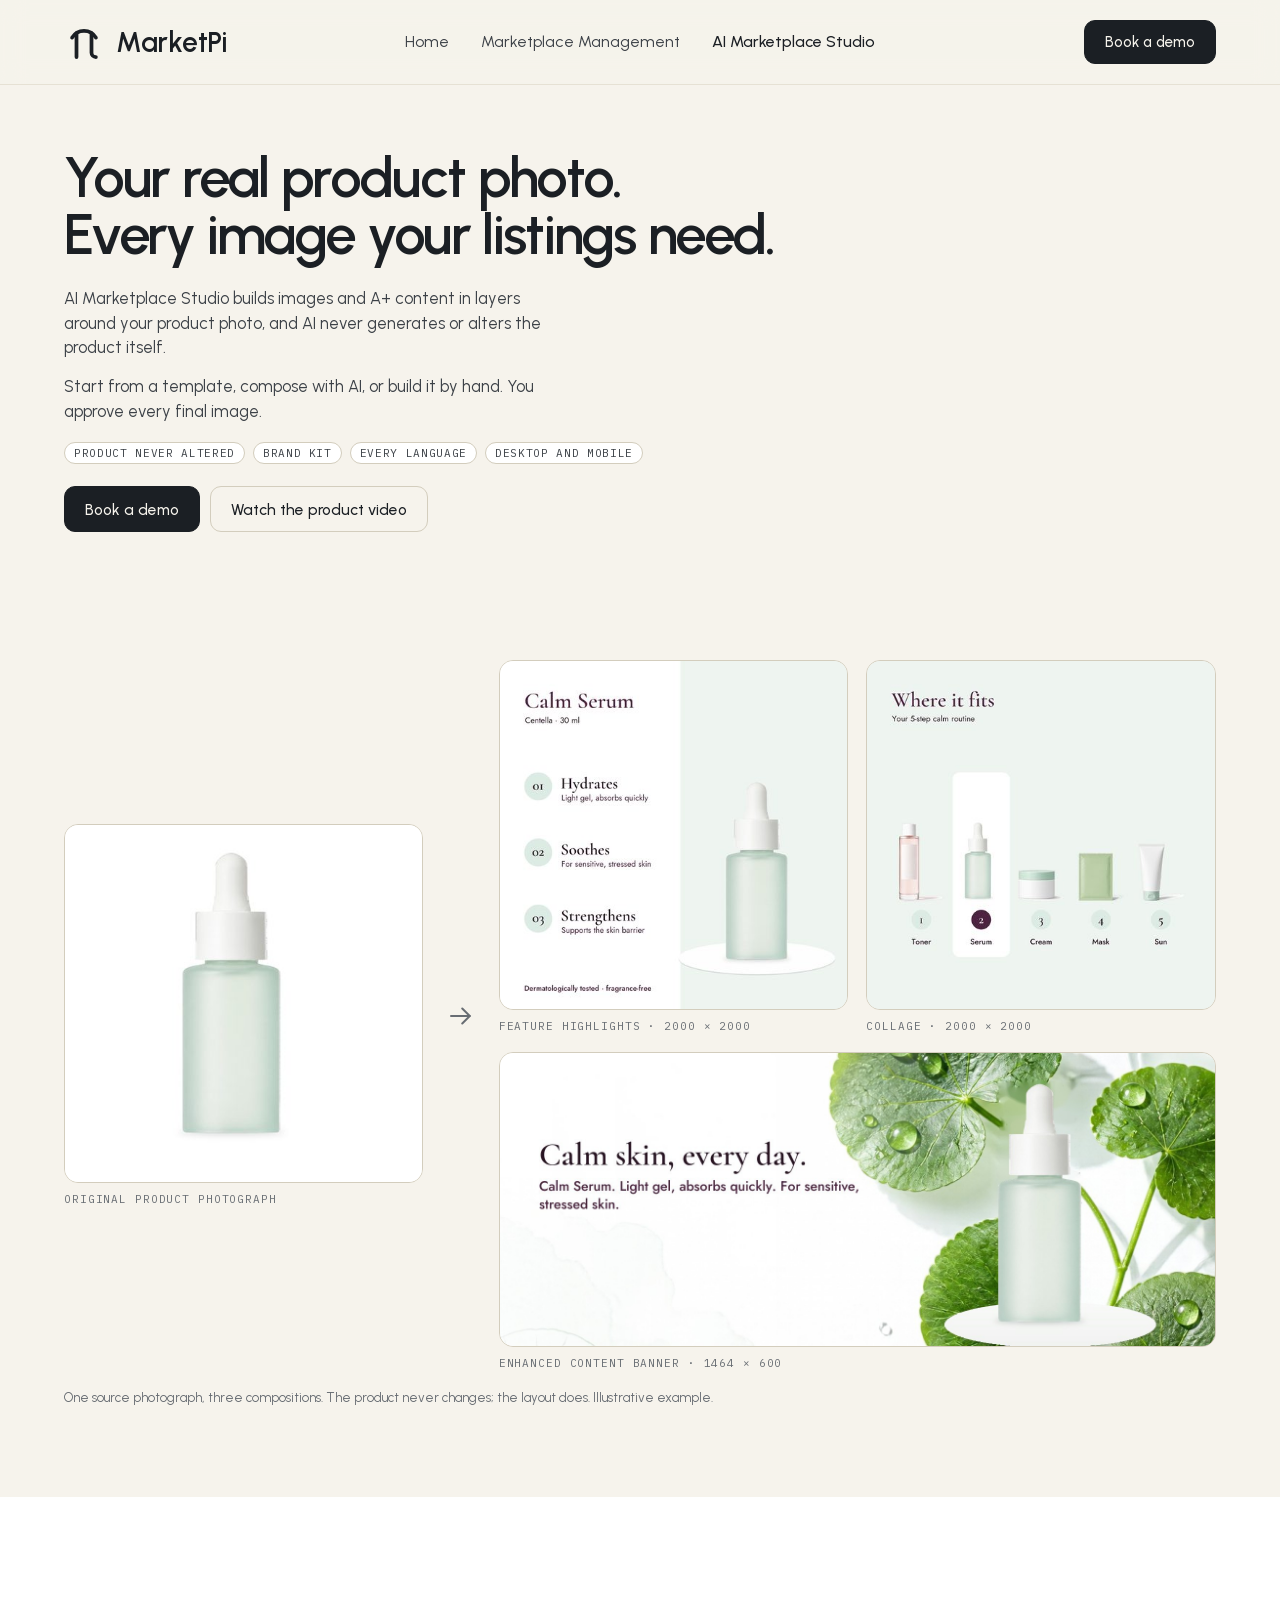
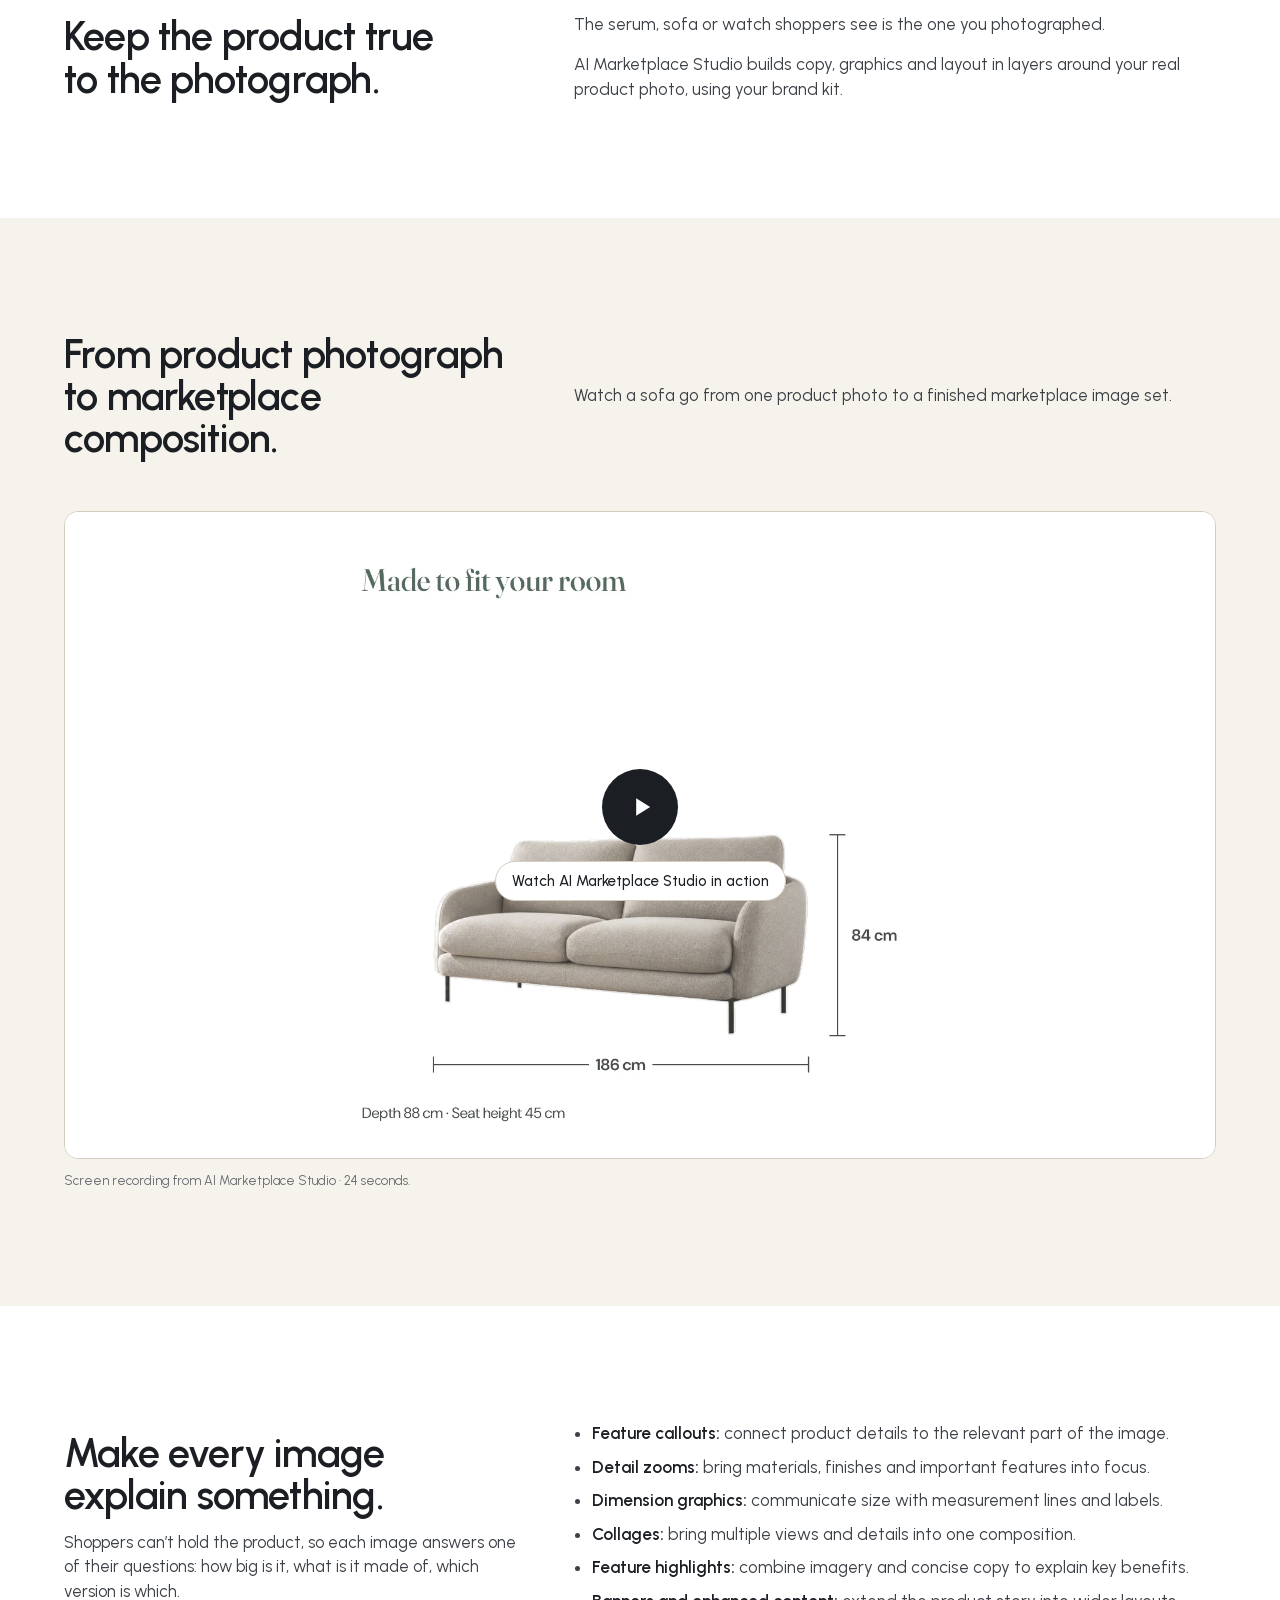
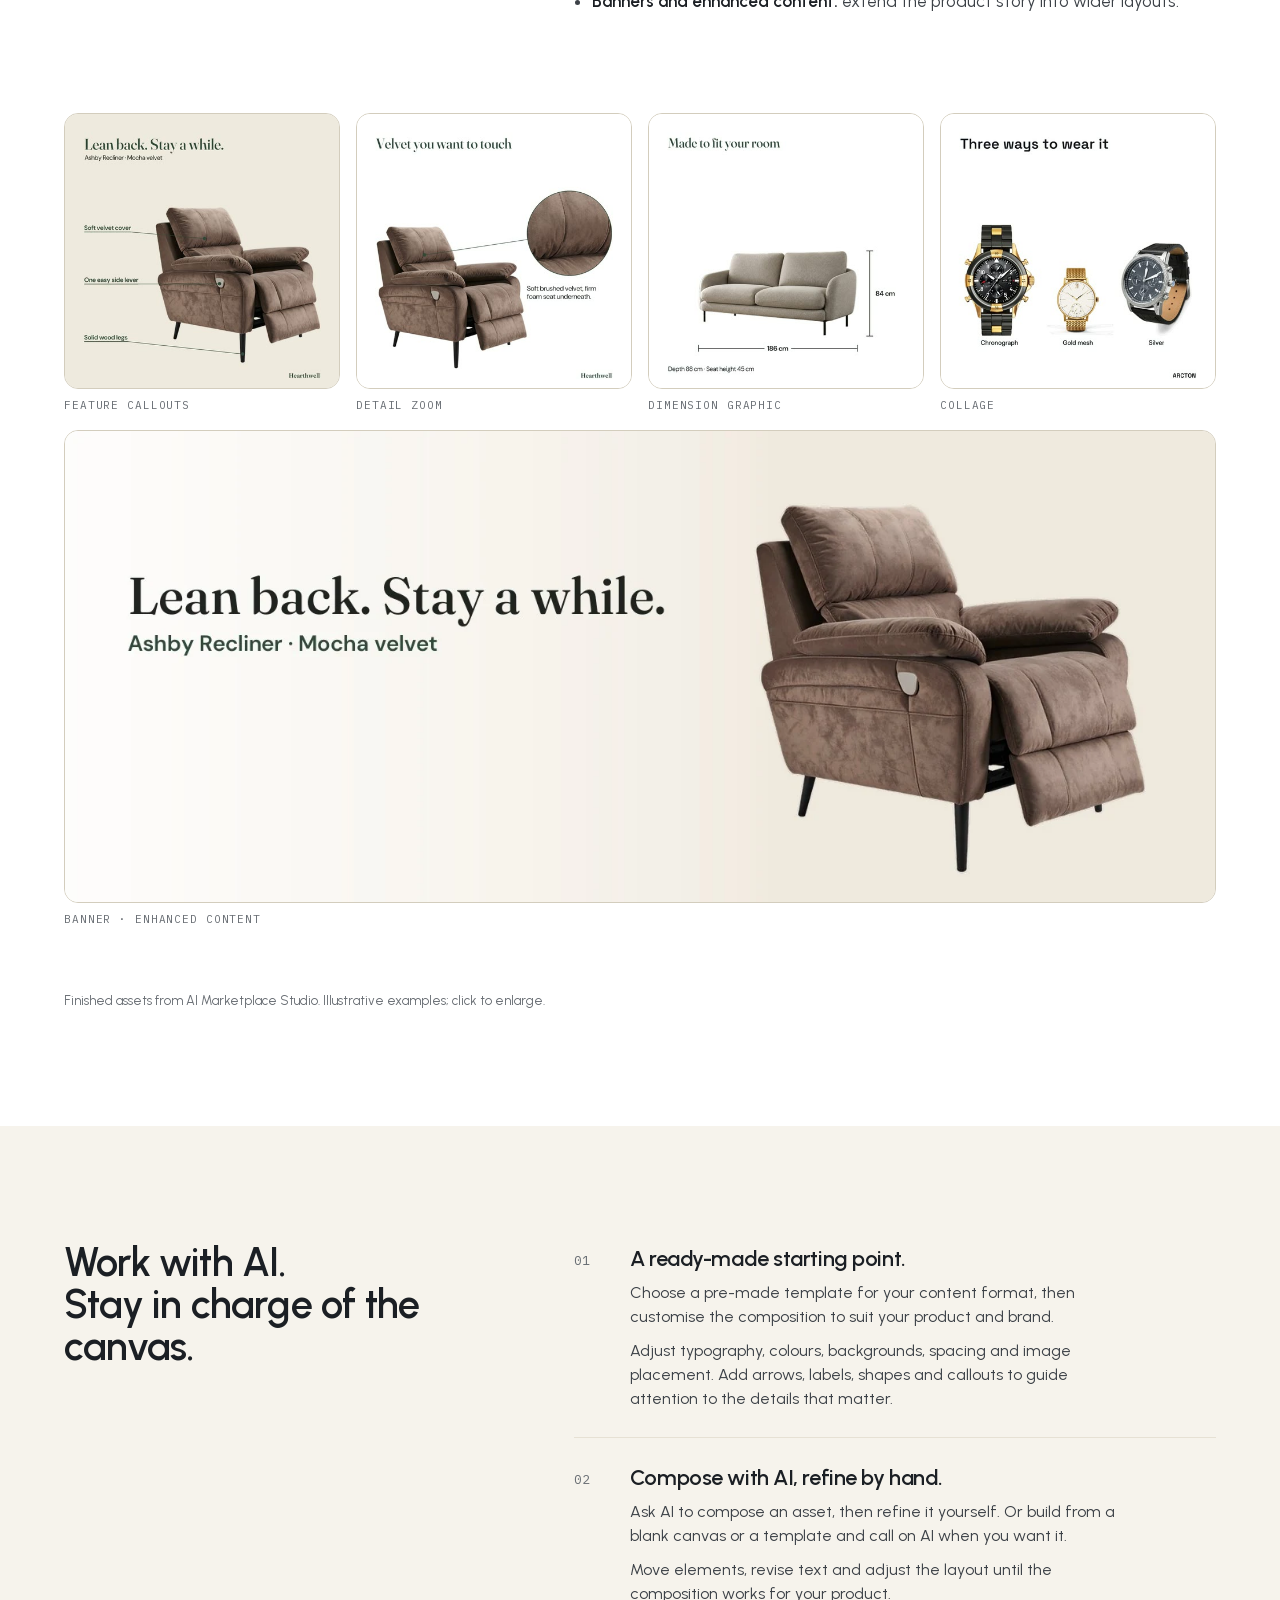
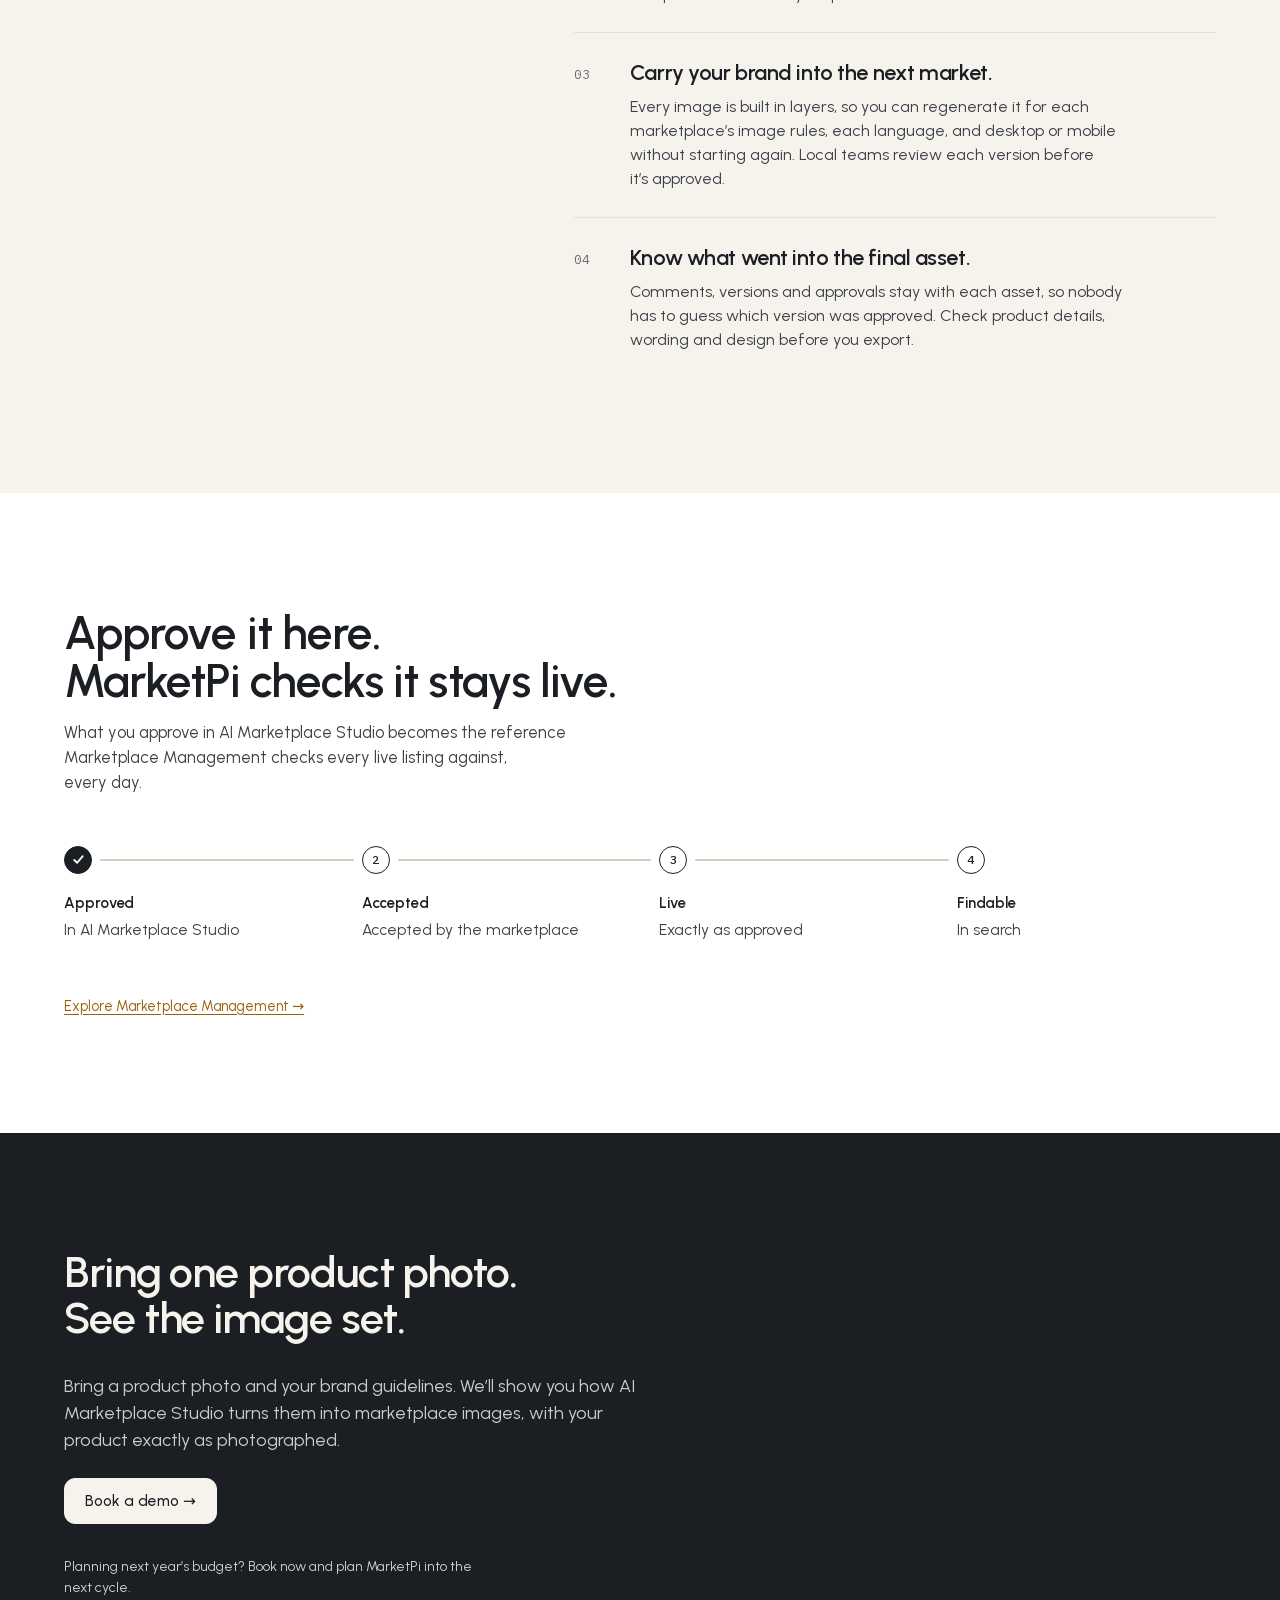
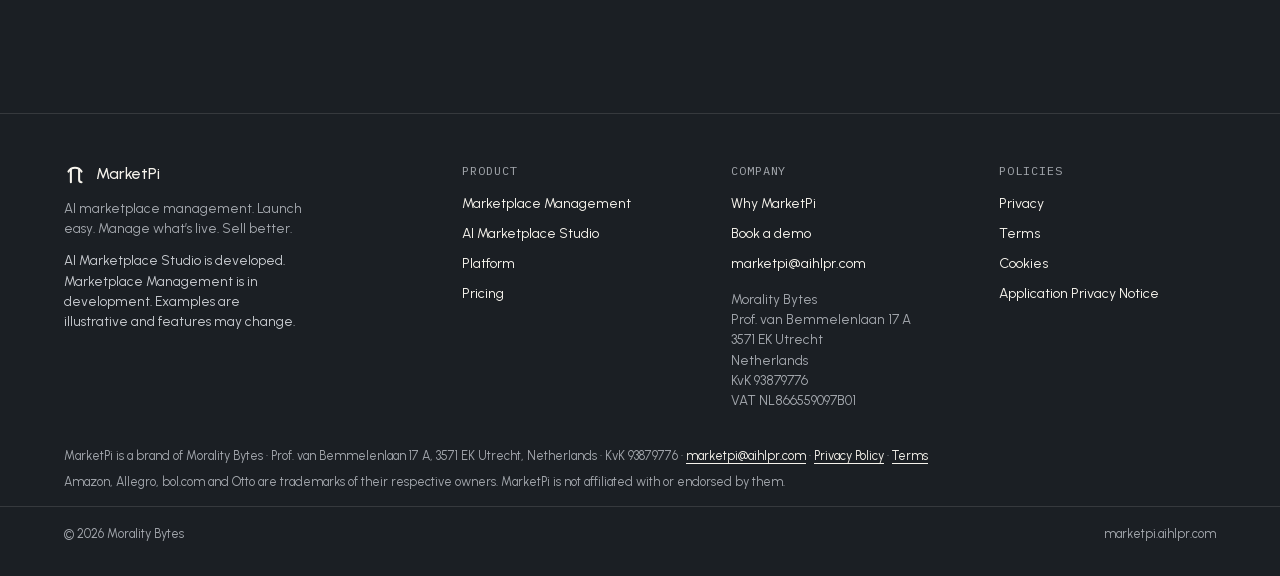
<file: studio.html>
<!DOCTYPE html>
<html lang="en"><head>
<meta charset="utf-8">
<title>AI Marketplace Studio | MarketPi</title>
<meta name="viewport" content="width=device-width, initial-scale=1">
<link rel="canonical" href="https://marketpi.aihlpr.com/studio">
<meta name="description" content="Turn your real product photo into images and A+ content for every marketplace, language and device. AI never generates or alters the product.">
<link rel="stylesheet" href="assets/css/site.css">
<script>document.documentElement.classList.add('js');setTimeout(function(){if(!window.__site)document.documentElement.classList.remove('js')},3000)</script>
<style>.mm-hero h1{max-width:none}</style>

<style id="__om-edit-overrides"></style>
</head>
<body class="mm">
<a class="skip" href="#main">Skip to content</a>
<nav class="nav" aria-label="Main navigation"><div class="wrap"><a class="brand" href="/"><svg viewBox="0 0 64 64" fill="none" stroke="currentColor" stroke-width="6" stroke-linecap="round" aria-hidden="true"><path d="M12.95 25 A22 22 0 0 1 51.05 25"></path><path d="M20 17.6 V56"></path><path d="M44 17.6 V49 A7 7 0 0 0 51 56"></path></svg>MarketPi</a><div class="links"><a href="/">Home</a><a href="/marketplace-management">Marketplace Management</a><a href="/studio" aria-current="page">AI Marketplace Studio</a></div><a class="btn" href="https://bookings.cloud.microsoft/book/MarketPiDemo3@aihlpr.com/?ismsaljsauthenabled" target="_blank" rel="noopener">Book a demo</a><details class="menu"><summary aria-label="Open menu"><svg viewBox="0 0 24 24" fill="none" stroke="currentColor" stroke-width="2" stroke-linecap="round" aria-hidden="true"><path d="M4 7h16M4 12h16M4 17h16"></path></svg></summary><div class="menu-list" onclick="this.parentNode.open=false"><a href="/">Home</a><a href="/marketplace-management">Marketplace Management</a><a href="/studio" aria-current="page">AI Marketplace Studio</a></div></details></div></nav>

<main id="main" tabindex="-1">
<header class="sec hero mm-hero" id="top" data-screen-label="01 Hero"><div class="wrap">
<div class="head"><h1 class="rv">Your real product photo.<br>Every image your listings need.</h1><p class="lede rv d1">AI Marketplace Studio builds images and A+ content in layers around your product photo, and AI never generates or alters the product itself.</p><p class="lede rv d1">Start from a template, compose with AI, or build it by hand. You approve every final image.</p><ul class="tags rv d1" aria-label="Key capabilities"><li class="tag">Product never altered</li><li class="tag">Brand kit</li><li class="tag">Every language</li><li class="tag">Desktop and mobile</li></ul><div class="cta rv d2"><a class="btn" href="https://bookings.cloud.microsoft/book/MarketPiDemo3@aihlpr.com/?ismsaljsauthenabled" target="_blank" rel="noopener">Book a demo</a><a class="btn g" href="#action">Watch the product video</a></div></div>
<figure class="s3o rv d2">
<div class="src"><button class="zoom" type="button" aria-label="Enlarge image"><img src="assets/images/serum-main.jpg" srcset="assets/images/serum-main-480.jpg 480w, assets/images/serum-main-800.jpg 800w, assets/images/serum-main-1200.jpg 1200w, assets/images/serum-main.jpg 2000w" sizes="(max-width:640px) 60vw, (max-width:1280px) 29vw, 360px" alt="Original product photograph: Calm Serum bottle on white" width="2000" height="2000"></button><span class="lab">Original product photograph</span></div>
<div class="arr" aria-hidden="true"><svg viewBox="0 0 24 24" fill="none" stroke="currentColor" stroke-width="1.6" stroke-linecap="round" stroke-linejoin="round"><path d="M4 12h15"></path><path d="M13 6l6 6-6 6"></path></svg></div>
<div class="out"><div><button class="zoom" type="button" aria-label="Enlarge image"><img src="assets/images/serum-feature.jpg" srcset="assets/images/serum-feature-480.jpg 480w, assets/images/serum-feature-800.jpg 800w, assets/images/serum-feature-1200.jpg 1200w, assets/images/serum-feature.jpg 2000w" sizes="(max-width:640px) 45vw, (max-width:1280px) 29vw, 360px" alt="Feature highlights: Calm Serum with three numbered benefits beside the same bottle" width="2000" height="2000"></button><span class="lab">Feature highlights · 2000 × 2000</span></div><div><button class="zoom" type="button" aria-label="Enlarge image"><img src="assets/images/serum-routine.jpg" srcset="assets/images/serum-routine-480.jpg 480w, assets/images/serum-routine-800.jpg 800w, assets/images/serum-routine-1200.jpg 1200w, assets/images/serum-routine.jpg 2000w" sizes="(max-width:640px) 45vw, (max-width:1280px) 29vw, 360px" alt="Collage: where the serum fits in a five-step routine, the same bottle among the other products" width="2000" height="2000"></button><span class="lab">Collage · 2000 × 2000</span></div><div class="wide"><button class="zoom" type="button" aria-label="Enlarge image"><img src="assets/images/serum-banner.jpg" alt="Enhanced content banner: Calm skin, every day: the same bottle among leaves" width="1464" height="600"></button><span class="lab">Enhanced content banner · 1464 × 600</span></div></div>
<figcaption>One source photograph, three compositions. The product never changes; the layout does. Illustrative example.</figcaption>
</figure>
</div></header>

<section class="sec w" id="integrity" data-screen-label="02 Product and brand integrity"><div class="wrap">
<div class="split"><div class="head rv"><h2>Keep the product true to the photograph.</h2></div><div class="copy rv d1"><p>The serum, sofa or watch shoppers see is the one you photographed.</p><p>AI Marketplace Studio builds copy, graphics and layout in layers around your real product photo, using your brand kit.</p></div></div>
</div></section>

<section class="sec" id="action" data-screen-label="03 See AI Marketplace Studio in action"><div class="wrap">
<div class="split"><div class="head rv"><h2>From product photograph<br>to marketplace composition.</h2></div><div class="copy rv d1"><p>Watch a sofa go from one product photo to a finished marketplace image set.</p></div></div>
<figure class="shot rv d1"><div class="vwrap" id="vwrap"><video id="vid" src="assets/video/studio-demo.mp4" poster="assets/images/studio-video-poster.webp" preload="metadata" playsinline="" aria-label="Screen recording: AI Marketplace Studio composing a product image set for a sofa, from the product photo to the finished asset" width="1920" height="1080"></video><button class="vplay" type="button" id="vplay"><span class="play" aria-hidden="true"><svg viewBox="0 0 24 24" fill="currentColor"><path d="M7 4.5v15l12-7.5z"></path></svg></span><span class="vl">Watch AI Marketplace Studio in action</span></button></div><figcaption>Screen recording from AI Marketplace Studio · 24 seconds.</figcaption></figure>
</div></section>

<section class="sec w" id="formats" data-screen-label="04 Built for marketplace imagery"><div class="wrap">
<div class="split"><div class="head rv"><h2>Make every image explain something.</h2><p>Shoppers can’t hold the product, so each image answers one of their questions: how big is it, what is it made of, which version is which.</p></div><div class="copy rv d1"><ul><li><strong>Feature callouts:</strong> connect product details to the relevant part of the image.</li><li><strong>Detail zooms:</strong> bring materials, finishes and important features into focus.</li><li><strong>Dimension graphics:</strong> communicate size with measurement lines and labels.</li><li><strong>Collages:</strong> bring multiple views and details into one composition.</li><li><strong>Feature highlights:</strong> combine imagery and concise copy to explain key benefits.</li><li><strong>Banners and enhanced content:</strong> extend the product story into wider layouts.</li></ul></div></div>
<div class="fgal rv d1">
<figure><button class="zoom" type="button" aria-label="Enlarge image"><img src="assets/images/feature-callouts.webp" srcset="assets/images/feature-callouts-480.jpg 480w, assets/images/feature-callouts-800.jpg 800w, assets/images/feature-callouts-1200.jpg 1200w, assets/images/feature-callouts.webp 2000w" sizes="(max-width:1000px) 46vw, (max-width:1280px) 22vw, 280px" loading="lazy" decoding="async" alt="Feature callouts: a recliner with three labelled leaders: soft velvet cover, one easy side lever, solid wood legs" width="2000" height="2000"></button><figcaption>Feature callouts</figcaption></figure>
<figure><button class="zoom" type="button" aria-label="Enlarge image"><img src="assets/images/detail-zoom.webp" srcset="assets/images/detail-zoom-480.jpg 480w, assets/images/detail-zoom-800.jpg 800w, assets/images/detail-zoom-1200.jpg 1200w, assets/images/detail-zoom.webp 2000w" sizes="(max-width:1000px) 46vw, (max-width:1280px) 22vw, 280px" loading="lazy" decoding="async" alt="Detail zoom: a circular close-up of the recliner’s velvet with a short caption" width="2000" height="2000"></button><figcaption>Detail zoom</figcaption></figure>
<figure><button class="zoom" type="button" aria-label="Enlarge image"><img src="assets/images/dimension-graphic.webp" srcset="assets/images/dimension-graphic-480.jpg 480w, assets/images/dimension-graphic-800.jpg 800w, assets/images/dimension-graphic-1200.jpg 1200w, assets/images/dimension-graphic.webp 2000w" sizes="(max-width:1000px) 46vw, (max-width:1280px) 22vw, 280px" loading="lazy" decoding="async" alt="Dimension graphic: a sofa with width and height measurement lines, 186 by 84 cm" width="2000" height="2000"></button><figcaption>Dimension graphic</figcaption></figure>
<figure><button class="zoom" type="button" aria-label="Enlarge image"><img src="assets/images/collage-watches.webp" srcset="assets/images/collage-watches-480.jpg 480w, assets/images/collage-watches-800.jpg 800w, assets/images/collage-watches-1200.jpg 1200w, assets/images/collage-watches.webp 2000w" sizes="(max-width:1000px) 46vw, (max-width:1280px) 22vw, 280px" loading="lazy" decoding="async" alt="Collage: three watch variants side by side: chronograph, gold mesh, silver" width="2000" height="2000"></button><figcaption>Collage</figcaption></figure>
<figure class="wide"><button class="zoom" type="button" aria-label="Enlarge image"><img src="assets/images/banner-recliner.webp" loading="lazy" decoding="async" alt="Enhanced content banner: Lean back. Stay a while. The recliner on a warm background, 1464 by 600" width="1464" height="600"></button><figcaption>Banner · enhanced content</figcaption></figure>
</div>
<p class="galnote rv d1">Finished assets from AI Marketplace Studio. Illustrative examples; click to enlarge.</p>
</div></section>

<section class="sec" id="workflow" data-screen-label="05 From template to approved"><div class="wrap">
<div class="split top"><div class="head rv"><h2>Work with AI.<br>Stay in charge of the canvas.</h2></div><ol class="steps rv d1"><li><h3>A ready-made starting point.</h3><p>Choose a pre-made template for your content format, then customise the composition to suit your product and brand.</p><p>Adjust typography, colours, backgrounds, spacing and image placement. Add arrows, labels, shapes and callouts to guide attention to the details that matter.</p></li><li><h3>Compose with AI, refine by hand.</h3><p>Ask AI to compose an asset, then refine it yourself. Or build from a blank canvas or a template and call on AI when you want it.</p><p>Move elements, revise text and adjust the layout until the composition works for your product.</p></li><li><h3>Carry your brand into the next market.</h3><p>Every image is built in layers, so you can regenerate it for each marketplace’s image rules, each language, and desktop or mobile without starting again. Local teams review each version before it’s approved.</p></li><li><h3>Know what went into the final asset.</h3><p>Comments, versions and approvals stay with each asset, so nobody has to guess which version was approved. Check product details, wording and design before you export.</p></li></ol></div>
</div></section>

<section class="sec w" id="manager" data-screen-label="06 Connected to Marketplace Management"><div class="wrap">
<div class="head rv"><h2>Approve it here.<br>MarketPi checks it stays live.</h2><p>What you approve in AI Marketplace Studio becomes the reference Marketplace Management checks every live listing against, every day.</p></div>
<ol class="rail handoff rv d1" aria-label="From approval in AI Marketplace Studio to the daily check"><li class="st ok"><span class="dot" aria-hidden="true"><svg viewBox="0 0 16 16" fill="none" stroke="currentColor" stroke-width="2" stroke-linecap="round" stroke-linejoin="round"><path d="M3.5 8.5l3 3 6-7"/></svg></span><span class="sl">Approved</span><p>In AI Marketplace Studio</p></li><li class="st"><span class="dot" aria-hidden="true">2</span><span class="sl">Accepted</span><p>Accepted by the marketplace</p></li><li class="st"><span class="dot" aria-hidden="true">3</span><span class="sl">Live</span><p>Exactly as approved</p></li><li class="st"><span class="dot" aria-hidden="true">4</span><span class="sl">Findable</span><p>In search</p></li></ol>
<p class="rv d1"><a class="more" href="/marketplace-management">Explore Marketplace Management →</a></p>
</div></section>

<section class="sec d close" id="demo" data-screen-label="07 Closing"><div class="wrap">
<div class="head rv"><h2>Bring one product photo.<br>See the image set.</h2><p>Bring a product photo and your brand guidelines. We’ll show you how AI Marketplace Studio turns them into marketplace images, with your product exactly as photographed.</p><div class="cta rv d1"><a class="btn" href="https://bookings.cloud.microsoft/book/MarketPiDemo3@aihlpr.com/?ismsaljsauthenabled" target="_blank" rel="noopener">Book a demo →</a></div><p class="note rv d1">Planning next year’s budget? Book now and plan MarketPi into the next cycle.</p></div>
</div></section>

</main>

<footer><div class="wrap ft">
<div class="fb"><a class="brand" href="/"><svg viewBox="0 0 64 64" fill="none" stroke="currentColor" stroke-width="6" stroke-linecap="round" aria-hidden="true"><path d="M12.95 25 A22 22 0 0 1 51.05 25"></path><path d="M20 17.6 V56"></path><path d="M44 17.6 V49 A7 7 0 0 0 51 56"></path></svg>MarketPi</a><p>AI marketplace management. Launch easy. Manage what’s live. Sell better.</p><p class="co">AI Marketplace Studio is developed. Marketplace Management is in development. Examples are illustrative and features may change.</p></div>
<div class="fc"><span class="k">Product</span><a href="/marketplace-management">Marketplace Management</a><a href="/studio">AI Marketplace Studio</a><a href="/#platform">Platform</a><a href="/#pricing">Pricing</a></div>
<div class="fc"><span class="k">Company</span><a href="/#why">Why MarketPi</a><a href="https://bookings.cloud.microsoft/book/MarketPiDemo3@aihlpr.com/?ismsaljsauthenabled" target="_blank" rel="noopener">Book a demo</a><a href="mailto:marketpi@aihlpr.com">marketpi@aihlpr.com</a><address>Morality Bytes<br>Prof. van Bemmelenlaan 17 A<br>3571 EK Utrecht<br>Netherlands<br>KvK 93879776<br>VAT NL866559097B01</address></div>
<div class="fc"><span class="k">Policies</span><a href="/policies#privacy">Privacy</a><a href="/policies#terms">Terms</a><a href="/policies#cookies">Cookies</a><a href="/policies#application">Application Privacy Notice</a></div>
</div><div class="wrap legal"><p>MarketPi is a brand of Morality Bytes · Prof. van Bemmelenlaan 17 A, 3571 EK Utrecht, Netherlands · KvK 93879776 · <a href="mailto:marketpi@aihlpr.com">marketpi@aihlpr.com</a> · <a href="/policies#privacy">Privacy Policy</a> · <a href="/policies#terms">Terms</a></p><p>Amazon, Allegro, bol.com and Otto are trademarks of their respective owners. MarketPi is not affiliated with or endorsed by them.</p></div><div class="wrap fl"><span>© 2026 Morality Bytes</span><span>marketpi.aihlpr.com</span></div></footer>
<dialog class="lbx" id="lbx" aria-label="Enlarged image"><button class="lbx-x" type="button" aria-label="Close"><svg viewBox="0 0 24 24" fill="none" stroke="currentColor" stroke-width="2" stroke-linecap="round" aria-hidden="true"><path d="M6 6l12 12M18 6L6 18"/></svg></button><img alt=""></dialog>
<script src="assets/js/site.js"></script>
<script>
(function(){var w=document.getElementById('vwrap'),v=document.getElementById('vid'),b=document.getElementById('vplay');if(!v)return;b.addEventListener('click',function(){v.controls=true;w.classList.add('on');v.play()});v.addEventListener('ended',function(){w.classList.remove('on');v.controls=false;v.load()})})();</script>


</body></html>
</file>
<file: assets/css/site.css>
/* MarketPi shared styles for index.html, marketplace-management.html and studio.html */
/* cyrillic-ext */
@font-face {
  font-family: 'IBM Plex Mono';
  font-style: normal;
  font-weight: 400;
  font-display: swap;
  src: url("../fonts/ibm-plex-mono-400-cyrillic-ext.woff2") format('woff2');
  unicode-range: U+0460-052F, U+1C80-1C8A, U+20B4, U+2DE0-2DFF, U+A640-A69F, U+FE2E-FE2F;
}
/* cyrillic */
@font-face {
  font-family: 'IBM Plex Mono';
  font-style: normal;
  font-weight: 400;
  font-display: swap;
  src: url("../fonts/ibm-plex-mono-400-cyrillic.woff2") format('woff2');
  unicode-range: U+0301, U+0400-045F, U+0490-0491, U+04B0-04B1, U+2116;
}
/* vietnamese */
@font-face {
  font-family: 'IBM Plex Mono';
  font-style: normal;
  font-weight: 400;
  font-display: swap;
  src: url("../fonts/ibm-plex-mono-400-vietnamese.woff2") format('woff2');
  unicode-range: U+0102-0103, U+0110-0111, U+0128-0129, U+0168-0169, U+01A0-01A1, U+01AF-01B0, U+0300-0301, U+0303-0304, U+0308-0309, U+0323, U+0329, U+1EA0-1EF9, U+20AB;
}
/* latin-ext */
@font-face {
  font-family: 'IBM Plex Mono';
  font-style: normal;
  font-weight: 400;
  font-display: swap;
  src: url("../fonts/ibm-plex-mono-400-latin-ext.woff2") format('woff2');
  unicode-range: U+0100-02BA, U+02BD-02C5, U+02C7-02CC, U+02CE-02D7, U+02DD-02FF, U+0304, U+0308, U+0329, U+1D00-1DBF, U+1E00-1E9F, U+1EF2-1EFF, U+2020, U+20A0-20AB, U+20AD-20C4, U+2113, U+2C60-2C7F, U+A720-A7FF;
}
/* latin */
@font-face {
  font-family: 'IBM Plex Mono';
  font-style: normal;
  font-weight: 400;
  font-display: swap;
  src: url("../fonts/ibm-plex-mono-400-latin.woff2") format('woff2');
  unicode-range: U+0000-00FF, U+0131, U+0152-0153, U+02BB-02BC, U+02C6, U+02DA, U+02DC, U+0304, U+0308, U+0329, U+2000-206F, U+20AC, U+2122, U+2191, U+2193, U+2212, U+2215, U+FEFF, U+FFFD;
}
/* cyrillic-ext */
@font-face {
  font-family: 'IBM Plex Mono';
  font-style: normal;
  font-weight: 500;
  font-display: swap;
  src: url("../fonts/ibm-plex-mono-500-cyrillic-ext.woff2") format('woff2');
  unicode-range: U+0460-052F, U+1C80-1C8A, U+20B4, U+2DE0-2DFF, U+A640-A69F, U+FE2E-FE2F;
}
/* cyrillic */
@font-face {
  font-family: 'IBM Plex Mono';
  font-style: normal;
  font-weight: 500;
  font-display: swap;
  src: url("../fonts/ibm-plex-mono-500-cyrillic.woff2") format('woff2');
  unicode-range: U+0301, U+0400-045F, U+0490-0491, U+04B0-04B1, U+2116;
}
/* vietnamese */
@font-face {
  font-family: 'IBM Plex Mono';
  font-style: normal;
  font-weight: 500;
  font-display: swap;
  src: url("../fonts/ibm-plex-mono-500-vietnamese.woff2") format('woff2');
  unicode-range: U+0102-0103, U+0110-0111, U+0128-0129, U+0168-0169, U+01A0-01A1, U+01AF-01B0, U+0300-0301, U+0303-0304, U+0308-0309, U+0323, U+0329, U+1EA0-1EF9, U+20AB;
}
/* latin-ext */
@font-face {
  font-family: 'IBM Plex Mono';
  font-style: normal;
  font-weight: 500;
  font-display: swap;
  src: url("../fonts/ibm-plex-mono-500-latin-ext.woff2") format('woff2');
  unicode-range: U+0100-02BA, U+02BD-02C5, U+02C7-02CC, U+02CE-02D7, U+02DD-02FF, U+0304, U+0308, U+0329, U+1D00-1DBF, U+1E00-1E9F, U+1EF2-1EFF, U+2020, U+20A0-20AB, U+20AD-20C4, U+2113, U+2C60-2C7F, U+A720-A7FF;
}
/* latin */
@font-face {
  font-family: 'IBM Plex Mono';
  font-style: normal;
  font-weight: 500;
  font-display: swap;
  src: url("../fonts/ibm-plex-mono-500-latin.woff2") format('woff2');
  unicode-range: U+0000-00FF, U+0131, U+0152-0153, U+02BB-02BC, U+02C6, U+02DA, U+02DC, U+0304, U+0308, U+0329, U+2000-206F, U+20AC, U+2122, U+2191, U+2193, U+2212, U+2215, U+FEFF, U+FFFD;
}
/* latin-ext */
@font-face {
  font-family: 'Urbanist';
  font-style: normal;
  font-weight: 400;
  font-display: swap;
  src: url("../fonts/urbanist-400-latin-ext.woff2") format('woff2');
  unicode-range: U+0100-02BA, U+02BD-02C5, U+02C7-02CC, U+02CE-02D7, U+02DD-02FF, U+0304, U+0308, U+0329, U+1D00-1DBF, U+1E00-1E9F, U+1EF2-1EFF, U+2020, U+20A0-20AB, U+20AD-20C4, U+2113, U+2C60-2C7F, U+A720-A7FF;
}
/* latin */
@font-face {
  font-family: 'Urbanist';
  font-style: normal;
  font-weight: 400;
  font-display: swap;
  src: url("../fonts/urbanist-400-latin.woff2") format('woff2');
  unicode-range: U+0000-00FF, U+0131, U+0152-0153, U+02BB-02BC, U+02C6, U+02DA, U+02DC, U+0304, U+0308, U+0329, U+2000-206F, U+20AC, U+2122, U+2191, U+2193, U+2212, U+2215, U+FEFF, U+FFFD;
}
/* latin-ext */
@font-face {
  font-family: 'Urbanist';
  font-style: normal;
  font-weight: 500;
  font-display: swap;
  src: url("../fonts/urbanist-400-latin-ext.woff2") format('woff2');
  unicode-range: U+0100-02BA, U+02BD-02C5, U+02C7-02CC, U+02CE-02D7, U+02DD-02FF, U+0304, U+0308, U+0329, U+1D00-1DBF, U+1E00-1E9F, U+1EF2-1EFF, U+2020, U+20A0-20AB, U+20AD-20C4, U+2113, U+2C60-2C7F, U+A720-A7FF;
}
/* latin */
@font-face {
  font-family: 'Urbanist';
  font-style: normal;
  font-weight: 500;
  font-display: swap;
  src: url("../fonts/urbanist-400-latin.woff2") format('woff2');
  unicode-range: U+0000-00FF, U+0131, U+0152-0153, U+02BB-02BC, U+02C6, U+02DA, U+02DC, U+0304, U+0308, U+0329, U+2000-206F, U+20AC, U+2122, U+2191, U+2193, U+2212, U+2215, U+FEFF, U+FFFD;
}
/* latin-ext */
@font-face {
  font-family: 'Urbanist';
  font-style: normal;
  font-weight: 600;
  font-display: swap;
  src: url("../fonts/urbanist-400-latin-ext.woff2") format('woff2');
  unicode-range: U+0100-02BA, U+02BD-02C5, U+02C7-02CC, U+02CE-02D7, U+02DD-02FF, U+0304, U+0308, U+0329, U+1D00-1DBF, U+1E00-1E9F, U+1EF2-1EFF, U+2020, U+20A0-20AB, U+20AD-20C4, U+2113, U+2C60-2C7F, U+A720-A7FF;
}
/* latin */
@font-face {
  font-family: 'Urbanist';
  font-style: normal;
  font-weight: 600;
  font-display: swap;
  src: url("../fonts/urbanist-400-latin.woff2") format('woff2');
  unicode-range: U+0000-00FF, U+0131, U+0152-0153, U+02BB-02BC, U+02C6, U+02DA, U+02DC, U+0304, U+0308, U+0329, U+2000-206F, U+20AC, U+2122, U+2191, U+2193, U+2212, U+2215, U+FEFF, U+FFFD;
}
:root{--ink:#1B1F24;--ink2:#3C4147;--ink3:#686D73;--cream:#F6F3EC;--sheet:#FBF9F4;--white:#FFFFFF;--line:#E6E1D4;--lineD:#D3CDBD;--amber:#98600A;--amberT:#F4EBD6;--good:#3F7A4F;--goodT:#E2ECE4;--bad:#B0453A;--badT:#F4DED9;--sans:'Urbanist',system-ui,sans-serif;--mono:'IBM Plex Mono',ui-monospace,monospace;--pad:clamp(20px,5vw,64px);--ease:cubic-bezier(.2,.7,.2,1);--paper:#FFFFFF;--fog:#C9CCD1;--fog2:#A4A8AE;--gold:#E7C98F;--night2:#23282E;--navbg:rgba(246,243,236,.9);--dhair:rgba(246,243,236,.12);--dline:rgba(246,243,236,.16);--dlineD:rgba(246,243,236,.3);--scrim:rgba(27,31,36,.92);--chip:rgba(27,31,36,.78);--veil:rgba(255,255,255,.18);--shadow-pop:0 12px 32px rgba(27,31,36,.12)}
*{box-sizing:border-box}
html{scroll-behavior:smooth;scroll-padding-top:84px}
html,body{margin:0;background:var(--cream);color:var(--ink);font-family:var(--sans);font-size:17px;line-height:1.5;-webkit-font-smoothing:antialiased;overflow-x:clip}
a{color:var(--ink);text-decoration:none}a:hover{color:var(--amber)}
button{font:inherit;color:inherit;background:none;border:0;padding:0;cursor:pointer}
img{display:block;max-width:100%;height:auto}
picture{display:block}
p{text-wrap:pretty;margin:0}
h1,h2,h3{margin:0;font-weight:600;letter-spacing:-.02em;text-wrap:balance}
ul{margin:0;padding:0;list-style:none}
.k{font-family:var(--mono);font-size:12px;letter-spacing:.08em;text-transform:uppercase;color:var(--ink3)}
.wrap{width:100%;max-width:1280px;margin:0 auto;padding:0 var(--pad)}
.btn{display:inline-flex;align-items:center;justify-content:center;gap:8px;height:46px;padding:0 20px;border-radius:11px;border:1px solid var(--ink);background:var(--ink);color:var(--cream);font-size:15.5px;font-weight:500;white-space:nowrap;transition:background .15s,border-color .15s,color .15s}
.btn:hover{background:var(--amber);border-color:var(--amber);color:var(--paper)}
.btn.g{background:transparent;color:var(--ink);border-color:var(--lineD)}.btn.g:hover{background:var(--white);border-color:var(--ink);color:var(--ink)}
.tag{display:inline-flex;align-items:center;gap:6px;min-height:22px;padding:2px 9px;border-radius:999px;border:1px solid var(--lineD);font-family:var(--mono);font-size:10.5px;letter-spacing:.06em;text-transform:uppercase;color:var(--ink2);white-space:nowrap}
/* reveal */
.js .rv{opacity:0;transform:translateY(18px);transition:opacity .8s var(--ease),transform .8s var(--ease)}
.js .rv.in{opacity:1;transform:none}
.js .d1{transition-delay:.12s}.js .d2{transition-delay:.24s}
/* nav */
.nav{position:sticky;top:0;z-index:20;background:var(--navbg);backdrop-filter:blur(12px);border-bottom:1px solid var(--line)}
.nav .wrap{display:grid;grid-template-columns:1fr auto 1fr;align-items:center;gap:28px;height:84px}
.nav .brand{display:flex;align-items:center;gap:12px;font-weight:600;font-size:28px;letter-spacing:-.01em;justify-self:start}
.nav .brand svg{width:40px;height:40px}
.nav .links{display:flex;gap:32px;font-size:16px}
.nav .links a{color:var(--ink2)}.nav .links a:hover{color:var(--amber)}
.nav .btn{height:44px;padding:0 20px;font-size:15px;justify-self:end}
.nav .links a[aria-current]{color:var(--ink);font-weight:500}
.nav .menu{display:none;position:relative}
.nav .menu summary{display:flex;align-items:center;justify-content:center;width:40px;height:40px;border:1px solid var(--line);border-radius:10px;cursor:pointer;list-style:none;color:var(--ink)}
.nav .menu summary::-webkit-details-marker{display:none}
.nav .menu summary svg{width:20px;height:20px}
.nav .menu-list{position:absolute;top:calc(100% + 8px);right:0;display:flex;flex-direction:column;min-width:240px;padding:8px;background:var(--paper);border:1px solid var(--line);border-radius:14px;box-shadow:var(--shadow-pop);font-size:16px}
.nav .menu-list a{padding:12px;border-radius:8px;color:var(--ink)}
.nav .menu-list a[aria-current]{font-weight:600}
@media (max-width:1000px){html{scroll-padding-top:68px}.nav .wrap{display:flex;gap:10px;height:68px}.nav .brand{gap:8px;font-size:22px}.nav .brand svg{width:30px;height:30px}.nav .btn{height:40px;padding:0 16px;font-size:14.5px;margin-left:auto}.nav .menu{display:block}}
@media (max-width:380px){.nav .wrap{gap:8px;padding:0 16px}.nav .brand{gap:6px;font-size:20px}.nav .brand svg{width:26px;height:26px}.nav .btn{padding:0 12px;font-size:14px}}
/* sections */
.sec{padding:clamp(72px,9vw,120px) 0}
.sec.w{background:var(--white)}
.sec.d{background:var(--ink);color:var(--cream);--ink2:var(--fog);--ink3:var(--fog2);--line:var(--dline);--lineD:var(--dlineD);--sheet:var(--night2);--white:var(--ink)}
.sec.d a{color:var(--cream)}.sec.d a:hover{color:var(--gold)}
.sec.d .btn{background:var(--cream);border-color:var(--cream);color:var(--ink)}.sec.d .btn:hover{background:var(--amber);border-color:var(--amber);color:var(--paper)}
.sec>.wrap{display:flex;flex-direction:column;gap:clamp(32px,4vw,56px)}
.head{display:flex;flex-direction:column;gap:14px;max-width:62ch}
.head h2{font-size:clamp(30px,3.6vw,50px);line-height:1.06}
.head p{font-size:clamp(16.5px,1.25vw,19px);color:var(--ink2);max-width:52ch}
.split{display:grid;grid-template-columns:minmax(0,5fr) minmax(0,7fr);gap:clamp(28px,4vw,64px);align-items:center}
.split .head{gap:14px}
.split .head h2{font-size:clamp(28px,3.1vw,42px)}
/* hero */
.hero{padding:clamp(48px,5vw,72px) 0 clamp(56px,7vw,96px);overflow:hidden}
.hero .wrap{gap:clamp(36px,5vw,64px)}
.hero .top{display:grid;grid-template-columns:minmax(0,6fr) minmax(0,5fr);gap:clamp(32px,5vw,72px);align-items:center}
.hero h1{font-size:clamp(40px,4.4vw,64px);font-weight:600;line-height:1.02;letter-spacing:-.03em;max-width:19ch}
.hero .lede{font-size:clamp(16.5px,1.25vw,18px);color:var(--ink2);max-width:52ch}
.hero .cta{display:flex;gap:10px;flex-wrap:wrap;margin-top:22px}
.hero .shot{margin-bottom:-6vw}
.hero .hv{position:relative;width:100%;max-width:560px;margin-left:auto}
.hero .hero-vid{display:block;width:100%;max-width:460px;height:auto;margin-left:auto;border-radius:14px;background:var(--cream)}
@media (max-width:1000px){.hero .top{grid-template-columns:minmax(0,1fr)}.hero .hv{margin:8px 0 0;max-width:none}.hero .hero-vid{max-width:none;margin-left:0}}
.close h2{font-size:clamp(30px,3.4vw,48px);line-height:1.06;letter-spacing:-.025em}
.close p{font-size:18px;color:var(--ink2);margin-top:18px}
footer{background:var(--ink);color:var(--fog2);padding:48px 0 32px;font-size:13.5px;border-top:1px solid var(--dhair)}
footer .wrap{display:flex;justify-content:space-between;align-items:center;flex-wrap:wrap;gap:10px 28px}
footer a{color:var(--cream);text-decoration:underline;text-underline-offset:3px}footer a:hover{color:var(--gold)}
@media (prefers-reduced-motion:reduce){.js .rv{opacity:1;transform:none;transition:none}}
@media (max-width:1000px){.nav .links{display:none}.split{grid-template-columns:minmax(0,1fr)}}
@media (max-width:700px){.hero .shot{margin-bottom:-10vw}}
/* hero and notes */
.note,.head p.note{font-size:14px;color:var(--ink3)}
.lbx{position:fixed;inset:0;width:100%;height:100%;max-width:none;max-height:none;margin:0;border:0;background:var(--scrim);padding:32px;cursor:zoom-out;color:var(--paper)}
.lbx[open]{display:flex;align-items:center;justify-content:center}
.lbx::backdrop{background:transparent}
.lbx img{max-width:min(1100px,100%);max-height:100%;border-radius:14px;background:var(--cream)}
.lbx-x{position:absolute;top:16px;right:20px;width:40px;height:40px;border:0;border-radius:50%;background:transparent;color:var(--paper);display:flex;align-items:center;justify-content:center;cursor:pointer}
.lbx-x svg{width:22px;height:22px}
.more{font-size:14.5px;color:var(--amber);text-decoration:underline;text-underline-offset:3px}
/* three columns */
.trio{display:grid;grid-template-columns:repeat(3,minmax(0,1fr));gap:clamp(24px,3vw,40px)}
.trio article{border-top:1px solid var(--lineD);padding-top:16px;display:flex;flex-direction:column;gap:10px}
.trio h3{font-size:22px;line-height:1.2}
.trio p{font-size:15.5px;color:var(--ink2)}
/* prose column beside a heading */
.copy{display:flex;flex-direction:column;gap:14px;font-size:17px;color:var(--ink2);align-items:flex-start}
.copy ul{display:flex;flex-direction:column;gap:8px;padding-left:18px;list-style:disc}
.copy ul::marker{color:var(--ink3)}
/* close */
.close .head{max-width:60ch}
.close .head h2{font-size:clamp(30px,3.4vw,48px);line-height:1.06;letter-spacing:-.025em}
.close .head p{color:var(--ink2)}
.close .cta{display:flex;gap:10px;flex-wrap:wrap;margin-top:10px}
#pricing .cta{display:flex;gap:10px;flex-wrap:wrap;margin-top:10px}
footer .wrap.ft{display:grid;grid-template-columns:minmax(0,1.6fr) repeat(3,minmax(0,1fr));gap:32px clamp(24px,4vw,64px);align-items:start}
footer .fb{display:flex;flex-direction:column;gap:12px;max-width:34ch}
footer .fb .brand{display:inline-flex;align-items:center;gap:10px;color:var(--cream);text-decoration:none;font-weight:500;font-size:16px}
footer .fb .brand svg{width:22px;height:22px}
footer .fb p{margin:0;color:var(--fog2);line-height:1.5}
footer .fb .co{color:var(--fog)}
footer .fc{display:flex;flex-direction:column;gap:9px}
footer .fc .k{color:var(--fog2);margin-bottom:4px}
footer .fc a{color:var(--cream);text-decoration:none;font-size:14px}
footer .fc address{font-style:normal;font-size:13.5px;line-height:1.5;color:var(--fog2);margin-top:6px}
footer .fc a:hover{color:var(--gold);text-decoration:underline;text-underline-offset:3px}
footer .wrap.legal{display:block;margin-top:36px;font-size:12.5px;line-height:1.6;color:var(--fog2)}footer .legal p{margin:0 0 6px;max-width:none}footer .legal+.wrap.fl{margin-top:14px}
footer .wrap.fl{display:flex;justify-content:space-between;gap:10px 24px;flex-wrap:wrap;margin-top:36px;padding-top:18px;border-top:1px solid var(--dhair);font-size:12.5px;color:var(--fog2)}
@media (max-width:900px){footer .wrap.ft{grid-template-columns:repeat(2,minmax(0,1fr))}footer .fb{grid-column:1/-1}}
@media (max-width:480px){footer .wrap.ft{grid-template-columns:minmax(0,1fr)}}
@media (max-width:1000px){.trio{grid-template-columns:minmax(0,1fr)}}
/* product pages: hero, screenshots, states, video */
.mm-hero{padding-bottom:clamp(56px,7vw,96px)}
.mm-hero .head{max-width:none;gap:0}
.mm-hero h1{margin:0}
.mm-hero .lede{margin-top:22px}
.shot{margin:0;display:flex;flex-direction:column;gap:12px;width:100%}
.shot .zoom{display:block;width:100%;padding:0;border:1px solid var(--lineD);border-radius:14px;background:var(--cream);overflow:hidden;cursor:zoom-in;text-align:left}
.shot img{display:block;width:100%;height:auto}
.shot figcaption{font-size:13px;color:var(--ink3)}
.states{display:grid;grid-template-columns:repeat(3,minmax(0,1fr));gap:clamp(24px,3vw,40px)}
.states article{border-top:1px solid var(--lineD);padding-top:16px;display:flex;flex-direction:column;gap:8px}
.states h3{font-size:24px;line-height:1.2}
.states p{font-size:15.5px;color:var(--ink2)}
@media (max-width:1000px){.states{grid-template-columns:minmax(0,1fr)}}
.xlink{margin-top:10px}.xlink strong{font-weight:600;color:var(--ink)}
.vwrap{position:relative;border:1px solid var(--lineD);border-radius:14px;overflow:hidden;background:var(--paper)}.vwrap video{display:block;width:100%;height:auto}
.vplay{position:absolute;inset:0;width:100%;display:flex;flex-direction:column;align-items:center;justify-content:center;gap:16px;border:0;padding:0;background:var(--veil);cursor:pointer;font:inherit;color:var(--ink)}.vplay .play{width:76px;height:76px;border-radius:50%;background:var(--ink);color:var(--paper);display:flex;align-items:center;justify-content:center;transition:transform .2s}.vplay .play svg{width:28px;height:28px;margin-left:4px}.vplay .vl{font-size:15px;font-weight:500;background:var(--paper);border:1px solid var(--lineD);border-radius:999px;padding:8px 16px}.vplay:hover .play{transform:scale(1.06)}.vwrap.on .vplay{display:none}.galnote{margin-top:12px;font-size:13px;color:var(--ink3)}
/* homepage: module introductions, tags, walkthrough, demo and pricing */
.mods{display:flex;flex-direction:column;gap:clamp(48px,6vw,88px)}
.mod{display:grid;grid-template-columns:minmax(0,5fr) minmax(0,7fr);gap:clamp(28px,4vw,64px);align-items:center}
.mod.r{grid-template-columns:minmax(0,7fr) minmax(0,5fr)}
.mod.r .txt{order:2}
.mod .txt{display:flex;flex-direction:column;gap:16px;align-items:flex-start}
.mod .txt h3{font-size:clamp(24px,2.4vw,32px);line-height:1.15;letter-spacing:-.02em;font-weight:600;text-wrap:balance;max-width:24ch}
.tags{display:flex;flex-wrap:wrap;gap:8px;margin-top:18px}.tags .tag{font-size:11px;color:var(--ink2);background:var(--white)}.hero .tags+.cta{margin-top:22px}
/* AI Marketplace Studio page */
.mm-hero .lede+.lede{margin-top:14px}
/* AI Marketplace Studio: one source photograph → three compositions */
.s3o{margin:clamp(36px,5vw,64px) 0 0;display:grid;grid-template-columns:minmax(0,4fr) 40px minmax(0,8fr);gap:18px;align-items:center}
.s3o .src,.s3o .out{min-width:0}
.s3o .out{display:grid;grid-template-columns:repeat(2,minmax(0,1fr));gap:18px}
.s3o .out .wide{grid-column:1/-1}
.s3o .arr{display:flex;align-items:center;justify-content:center;color:var(--ink3)}
.s3o .arr svg{width:30px;height:30px}
.s3o .zoom{display:block;width:100%;padding:0;border:1px solid var(--lineD);border-radius:14px;background:var(--paper);overflow:hidden;cursor:zoom-in}
.s3o img{display:block;width:100%;height:auto}
.s3o .lab{font-family:var(--mono);font-size:11px;letter-spacing:.08em;text-transform:uppercase;color:var(--ink3);display:block;margin-top:8px}
.s3o figcaption{grid-column:1/-1;font-size:13px;color:var(--ink3);margin-top:-2px}
/* formats gallery */
.fgal{display:grid;grid-template-columns:repeat(4,minmax(0,1fr));gap:16px;margin-top:clamp(28px,4vw,48px)}
.fgal figure{margin:0;display:flex;flex-direction:column;gap:8px}
.fgal .wide{grid-column:1/-1}
.fgal .zoom{display:block;width:100%;padding:0;border:1px solid var(--lineD);border-radius:14px;background:var(--paper);overflow:hidden;cursor:zoom-in}
.fgal img{display:block;width:100%;height:auto}
.fgal figcaption{font-family:var(--mono);font-size:11px;letter-spacing:.08em;text-transform:uppercase;color:var(--ink3)}
.copy .tags{margin-top:6px}
.copy ul li strong{font-weight:600;color:var(--ink)}
@media (max-width:1000px){.fgal{grid-template-columns:repeat(2,minmax(0,1fr))}}
@media (max-width:640px){.s3o{grid-template-columns:minmax(0,1fr)}.s3o .arr svg{transform:rotate(90deg)}.s3o .src{max-width:60%}}
.mod .txt p{font-size:16.5px;color:var(--ink2);max-width:46ch}
.mod figure{margin:0;display:flex;flex-direction:column;gap:12px}
.mod .zoom{display:block;width:100%;padding:0;border:1px solid var(--lineD);border-radius:14px;background:var(--cream);overflow:hidden;cursor:zoom-in;text-align:left}
.mod .zoom img{display:block;width:100%;height:auto}
.mod .mshot{max-width:520px;justify-self:end;width:100%}
/* source → output */
.s2o{display:grid;grid-template-columns:minmax(0,5fr) 36px minmax(0,8fr);gap:14px;align-items:center}
.s2o .src,.s2o .out{display:flex;flex-direction:column;gap:12px;min-width:0}
.s2o .arr{display:flex;align-items:center;justify-content:center;color:var(--ink3)}
.s2o .arr svg{width:28px;height:28px}
.s2o .zoom{cursor:zoom-in}
.s2o .lab{font-family:var(--mono);font-size:11px;letter-spacing:.08em;text-transform:uppercase;color:var(--ink3);display:block;margin-top:8px}
.s2o .sq img{aspect-ratio:1;object-fit:cover}
/* click-to-play walkthrough */
.pwrap{width:100%;margin:0}
.pwrap .vwrap{background:var(--sheet)}
/* closing: demo + pricing */
.close .two{display:grid;grid-template-columns:minmax(0,7fr) minmax(0,5fr);gap:clamp(32px,5vw,80px);align-items:end}
@media (max-width:1000px){.mod,.mod.r{grid-template-columns:minmax(0,1fr)}.mod.r .txt{order:0}.mod .mshot{justify-self:start}.close .two{grid-template-columns:minmax(0,1fr)}}
@media (max-width:640px){.s2o{grid-template-columns:minmax(0,1fr)}.s2o .arr svg{transform:rotate(90deg)}}
/* four-state rail: Approved, Accepted, Live, Findable. The product's own model, used as the site's signature */
.rail{--dot:28px;--g:clamp(20px,3vw,44px);--surface:var(--cream);display:grid;grid-template-columns:repeat(4,minmax(0,1fr));gap:0 var(--g);margin:0;padding:0;list-style:none}
.sec.w .rail{--surface:var(--white)}
.rail .st{position:relative;display:flex;flex-direction:column;gap:8px;padding-top:calc(var(--dot) + 18px)}
.rail .st:not(:last-child):after{content:"";position:absolute;top:calc(var(--dot)/2 - 1px);left:calc(var(--dot) + 8px);right:calc(8px - var(--g));height:2px;border-radius:1px;background:var(--lineD)}
.rail .dot{position:absolute;top:0;left:0;width:var(--dot);height:var(--dot);border-radius:50%;display:flex;align-items:center;justify-content:center;background:var(--surface);border:1.5px solid var(--ink);color:var(--ink);font-family:var(--mono);font-size:12px;font-weight:500}
.rail .dot svg{width:15px;height:15px}
.rail .ok .dot{background:var(--ink);border-color:var(--ink);color:var(--cream)}
.rail .x .dot{background:var(--bad);border-color:var(--bad);color:var(--paper)}
.rail .sl{font-size:15px;font-weight:600;letter-spacing:-.005em;color:var(--ink)}
.rail .x .sl{color:var(--bad)}
.rail h3{font-size:clamp(20px,1.7vw,24px);line-height:1.18;margin-top:2px}
.rail p{font-size:15.5px;color:var(--ink2);max-width:34ch}
.rail .sl+p{margin-top:-4px}
.mm-hero .rail{margin-top:clamp(40px,5vw,64px);max-width:980px}
.mm-hero .rail p{font-size:14.5px}
/* ordered workflow steps */
.split.top{align-items:start}
.steps{display:flex;flex-direction:column;margin:0;padding:0;list-style:none;counter-reset:s}
.steps li{counter-increment:s;display:grid;grid-template-columns:40px minmax(0,1fr);column-gap:16px;row-gap:10px;padding:26px 0;border-top:1px solid var(--line)}
.steps li:first-child{border-top:0;padding-top:4px}
.steps li:before{content:counter(s,decimal-leading-zero);grid-row:1;font-family:var(--mono);font-size:13px;color:var(--ink3);padding-top:6px}
.steps h3{grid-column:2;font-size:clamp(20px,1.7vw,24px);line-height:1.2}
.steps p{grid-column:2;font-size:16px;color:var(--ink2);max-width:56ch}
@media (max-width:760px){
.rail{grid-template-columns:minmax(0,1fr)}
.rail .st{padding:0 0 30px calc(var(--dot) + 18px);min-height:var(--dot)}
.rail .st:last-child{padding-bottom:0}
.rail .st:not(:last-child):after{top:calc(var(--dot) + 6px);bottom:6px;left:calc(var(--dot)/2 - 1px);right:auto;width:2px;height:auto}
.rail .sl{padding-top:4px}
.steps li{grid-template-columns:32px minmax(0,1fr);column-gap:10px}
}
/* skip link and main landmark */
.skip{position:absolute;left:12px;top:-60px;z-index:60;padding:10px 16px;border-radius:10px;background:var(--ink);color:var(--cream);font-size:15px;font-weight:500;transition:top .15s}
.skip:focus{top:12px}.skip:hover,.skip:focus{color:var(--cream)}
main:focus{outline:none}
/* hero video pause control */
.vctl{position:absolute;right:12px;bottom:12px;width:36px;height:36px;border-radius:50%;display:flex;align-items:center;justify-content:center;background:var(--chip);color:var(--paper);transition:background .15s}
.vctl:hover{background:var(--ink)}
.vctl svg{width:14px;height:14px}
.vctl .i-play{display:none}.vctl.paused .i-play{display:block}.vctl.paused .i-pause{display:none}
@media (max-width:1000px){.vctl{right:12px}}
</file>
